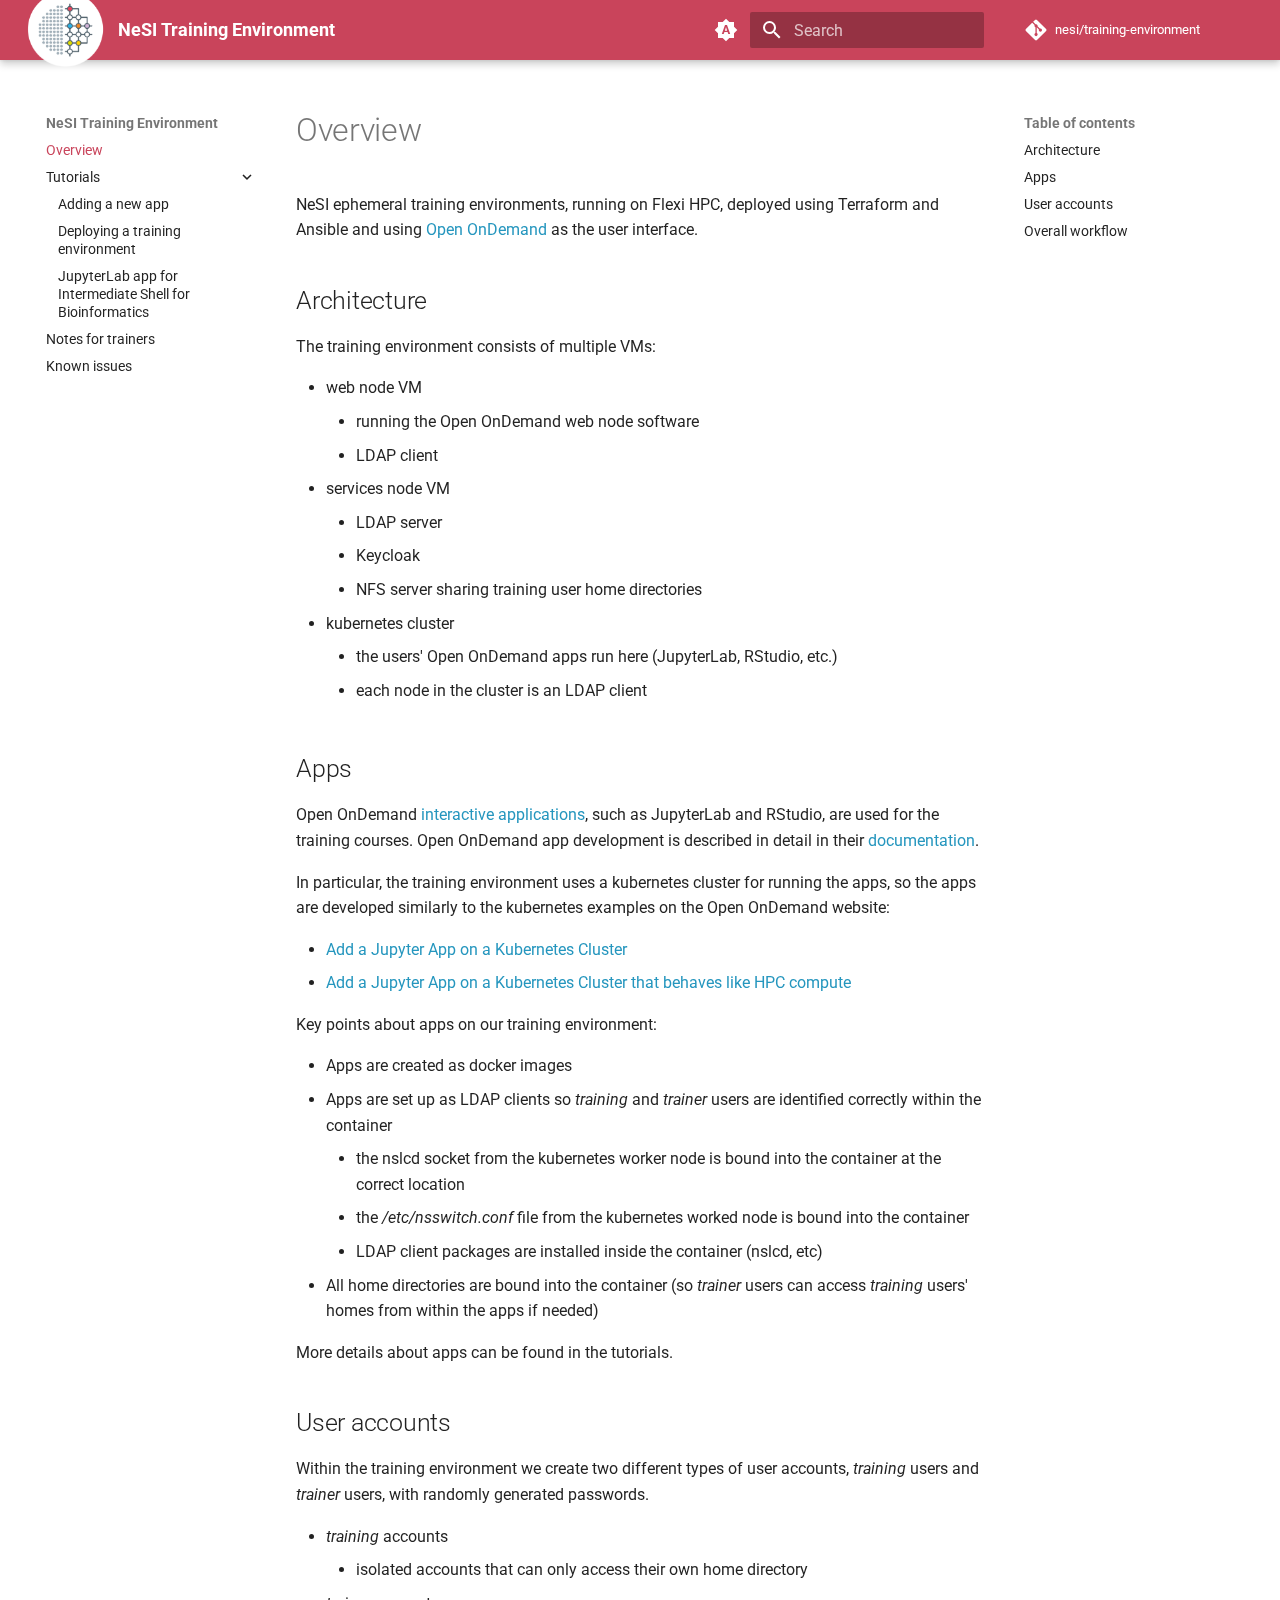
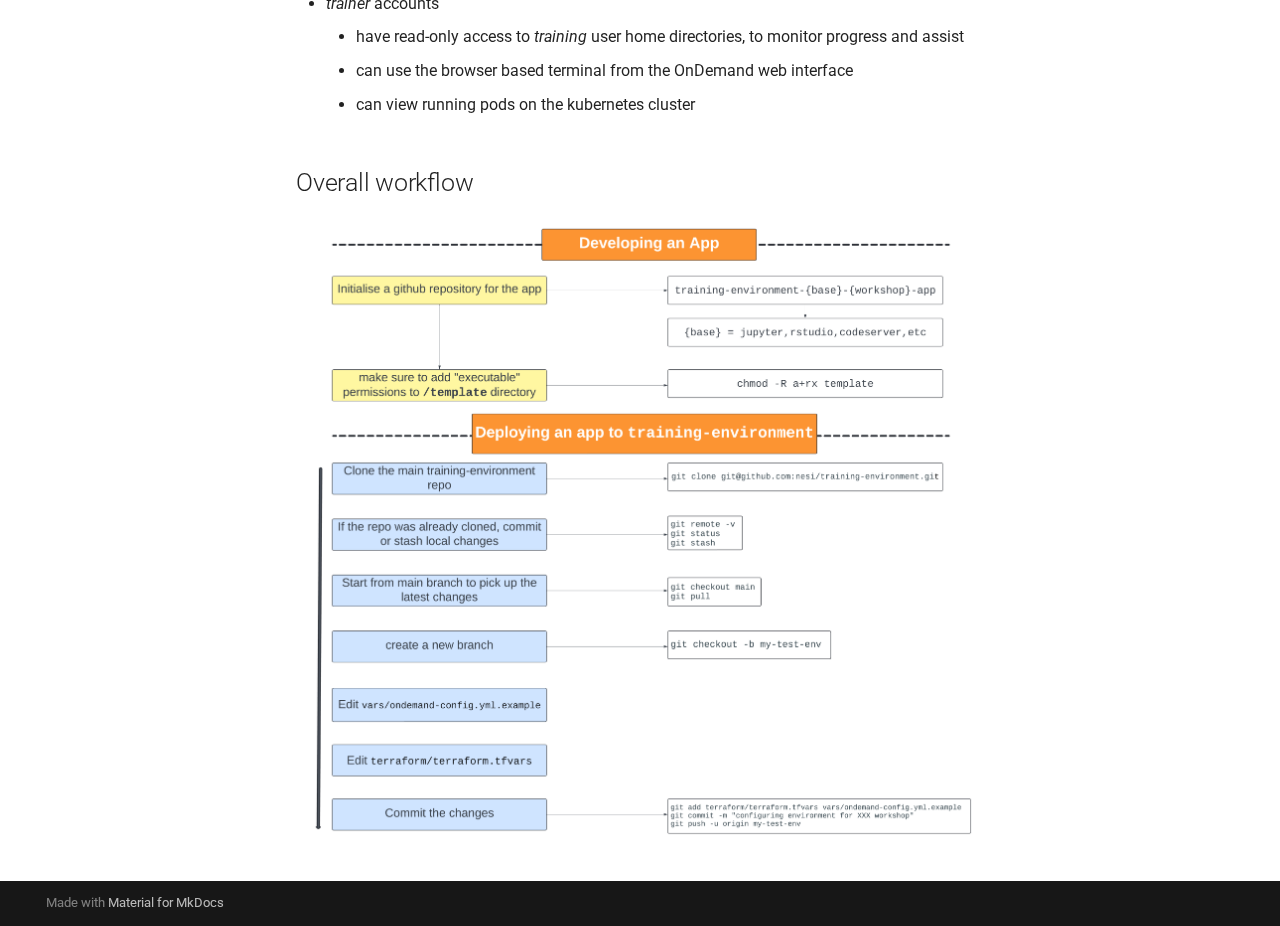
<file: index.html>
<!doctype html>
<html lang="en" class="no-js">
  <head>
    
      <meta charset="utf-8">
      <meta name="viewport" content="width=device-width,initial-scale=1">
      
      
        <meta name="author" content="NeSI">
      
      
        <link rel="canonical" href="https://nesi.github.io/training-environment/">
      
      
      
        <link rel="next" href="tutorials/adding-new-app/">
      
      
      <link rel="icon" href="images/nesi_logo.png">
      <meta name="generator" content="mkdocs-1.6.1, mkdocs-material-9.6.11">
    
    
      
        <title>NeSI Training Environment</title>
      
    
    
      <link rel="stylesheet" href="assets/stylesheets/main.4af4bdda.min.css">
      
        
        <link rel="stylesheet" href="assets/stylesheets/palette.06af60db.min.css">
      
      


    
    
      
    
    
      
        
        
        <link rel="preconnect" href="https://fonts.gstatic.com" crossorigin>
        <link rel="stylesheet" href="https://fonts.googleapis.com/css?family=Roboto:300,300i,400,400i,700,700i%7CRoboto+Mono:400,400i,700,700i&display=fallback">
        <style>:root{--md-text-font:"Roboto";--md-code-font:"Roboto Mono"}</style>
      
    
    
      <link rel="stylesheet" href="stylesheets/extra.css">
    
    <script>__md_scope=new URL(".",location),__md_hash=e=>[...e].reduce(((e,_)=>(e<<5)-e+_.charCodeAt(0)),0),__md_get=(e,_=localStorage,t=__md_scope)=>JSON.parse(_.getItem(t.pathname+"."+e)),__md_set=(e,_,t=localStorage,a=__md_scope)=>{try{t.setItem(a.pathname+"."+e,JSON.stringify(_))}catch(e){}}</script>
    
      

    
    
    
  </head>
  
  
    
    
      
    
    
    
    
    <body dir="ltr" data-md-color-scheme="default" data-md-color-primary="custom" data-md-color-accent="indigo">
  
    
    <input class="md-toggle" data-md-toggle="drawer" type="checkbox" id="__drawer" autocomplete="off">
    <input class="md-toggle" data-md-toggle="search" type="checkbox" id="__search" autocomplete="off">
    <label class="md-overlay" for="__drawer"></label>
    <div data-md-component="skip">
      
        
        <a href="#overview" class="md-skip">
          Skip to content
        </a>
      
    </div>
    <div data-md-component="announce">
      
    </div>
    
    
      

  

<header class="md-header md-header--shadow" data-md-component="header">
  <nav class="md-header__inner md-grid" aria-label="Header">
    <a href="." title="NeSI Training Environment" class="md-header__button md-logo" aria-label="NeSI Training Environment" data-md-component="logo">
      
  <img src="images/nesi_logo.png" alt="logo">

    </a>
    <label class="md-header__button md-icon" for="__drawer">
      
      <svg xmlns="http://www.w3.org/2000/svg" viewBox="0 0 24 24"><path d="M3 6h18v2H3zm0 5h18v2H3zm0 5h18v2H3z"/></svg>
    </label>
    <div class="md-header__title" data-md-component="header-title">
      <div class="md-header__ellipsis">
        <div class="md-header__topic">
          <span class="md-ellipsis">
            NeSI Training Environment
          </span>
        </div>
        <div class="md-header__topic" data-md-component="header-topic">
          <span class="md-ellipsis">
            
              Overview
            
          </span>
        </div>
      </div>
    </div>
    
      
        <form class="md-header__option" data-md-component="palette">
  
    
    
    
    <input class="md-option" data-md-color-media="(prefers-color-scheme)" data-md-color-scheme="default" data-md-color-primary="custom" data-md-color-accent="indigo"  aria-label="Switch to light mode"  type="radio" name="__palette" id="__palette_0">
    
      <label class="md-header__button md-icon" title="Switch to light mode" for="__palette_1" hidden>
        <svg xmlns="http://www.w3.org/2000/svg" viewBox="0 0 24 24"><path d="m14.3 16-.7-2h-3.2l-.7 2H7.8L11 7h2l3.2 9zM20 8.69V4h-4.69L12 .69 8.69 4H4v4.69L.69 12 4 15.31V20h4.69L12 23.31 15.31 20H20v-4.69L23.31 12zm-9.15 3.96h2.3L12 9z"/></svg>
      </label>
    
  
    
    
    
    <input class="md-option" data-md-color-media="(prefers-color-scheme: light)" data-md-color-scheme="default" data-md-color-primary="custom" data-md-color-accent="indigo"  aria-label="Switch to dark mode"  type="radio" name="__palette" id="__palette_1">
    
      <label class="md-header__button md-icon" title="Switch to dark mode" for="__palette_2" hidden>
        <svg xmlns="http://www.w3.org/2000/svg" viewBox="0 0 24 24"><path d="M12 8a4 4 0 0 0-4 4 4 4 0 0 0 4 4 4 4 0 0 0 4-4 4 4 0 0 0-4-4m0 10a6 6 0 0 1-6-6 6 6 0 0 1 6-6 6 6 0 0 1 6 6 6 6 0 0 1-6 6m8-9.31V4h-4.69L12 .69 8.69 4H4v4.69L.69 12 4 15.31V20h4.69L12 23.31 15.31 20H20v-4.69L23.31 12z"/></svg>
      </label>
    
  
    
    
    
    <input class="md-option" data-md-color-media="(prefers-color-scheme: dark)" data-md-color-scheme="slate" data-md-color-primary="custom" data-md-color-accent="indigo"  aria-label="Switch to system preference"  type="radio" name="__palette" id="__palette_2">
    
      <label class="md-header__button md-icon" title="Switch to system preference" for="__palette_0" hidden>
        <svg xmlns="http://www.w3.org/2000/svg" viewBox="0 0 24 24"><path d="M12 18c-.89 0-1.74-.2-2.5-.55C11.56 16.5 13 14.42 13 12s-1.44-4.5-3.5-5.45C10.26 6.2 11.11 6 12 6a6 6 0 0 1 6 6 6 6 0 0 1-6 6m8-9.31V4h-4.69L12 .69 8.69 4H4v4.69L.69 12 4 15.31V20h4.69L12 23.31 15.31 20H20v-4.69L23.31 12z"/></svg>
      </label>
    
  
</form>
      
    
    
      <script>var palette=__md_get("__palette");if(palette&&palette.color){if("(prefers-color-scheme)"===palette.color.media){var media=matchMedia("(prefers-color-scheme: light)"),input=document.querySelector(media.matches?"[data-md-color-media='(prefers-color-scheme: light)']":"[data-md-color-media='(prefers-color-scheme: dark)']");palette.color.media=input.getAttribute("data-md-color-media"),palette.color.scheme=input.getAttribute("data-md-color-scheme"),palette.color.primary=input.getAttribute("data-md-color-primary"),palette.color.accent=input.getAttribute("data-md-color-accent")}for(var[key,value]of Object.entries(palette.color))document.body.setAttribute("data-md-color-"+key,value)}</script>
    
    
    
      
      
        <label class="md-header__button md-icon" for="__search">
          
          <svg xmlns="http://www.w3.org/2000/svg" viewBox="0 0 24 24"><path d="M9.5 3A6.5 6.5 0 0 1 16 9.5c0 1.61-.59 3.09-1.56 4.23l.27.27h.79l5 5-1.5 1.5-5-5v-.79l-.27-.27A6.52 6.52 0 0 1 9.5 16 6.5 6.5 0 0 1 3 9.5 6.5 6.5 0 0 1 9.5 3m0 2C7 5 5 7 5 9.5S7 14 9.5 14 14 12 14 9.5 12 5 9.5 5"/></svg>
        </label>
        <div class="md-search" data-md-component="search" role="dialog">
  <label class="md-search__overlay" for="__search"></label>
  <div class="md-search__inner" role="search">
    <form class="md-search__form" name="search">
      <input type="text" class="md-search__input" name="query" aria-label="Search" placeholder="Search" autocapitalize="off" autocorrect="off" autocomplete="off" spellcheck="false" data-md-component="search-query" required>
      <label class="md-search__icon md-icon" for="__search">
        
        <svg xmlns="http://www.w3.org/2000/svg" viewBox="0 0 24 24"><path d="M9.5 3A6.5 6.5 0 0 1 16 9.5c0 1.61-.59 3.09-1.56 4.23l.27.27h.79l5 5-1.5 1.5-5-5v-.79l-.27-.27A6.52 6.52 0 0 1 9.5 16 6.5 6.5 0 0 1 3 9.5 6.5 6.5 0 0 1 9.5 3m0 2C7 5 5 7 5 9.5S7 14 9.5 14 14 12 14 9.5 12 5 9.5 5"/></svg>
        
        <svg xmlns="http://www.w3.org/2000/svg" viewBox="0 0 24 24"><path d="M20 11v2H8l5.5 5.5-1.42 1.42L4.16 12l7.92-7.92L13.5 5.5 8 11z"/></svg>
      </label>
      <nav class="md-search__options" aria-label="Search">
        
        <button type="reset" class="md-search__icon md-icon" title="Clear" aria-label="Clear" tabindex="-1">
          
          <svg xmlns="http://www.w3.org/2000/svg" viewBox="0 0 24 24"><path d="M19 6.41 17.59 5 12 10.59 6.41 5 5 6.41 10.59 12 5 17.59 6.41 19 12 13.41 17.59 19 19 17.59 13.41 12z"/></svg>
        </button>
      </nav>
      
    </form>
    <div class="md-search__output">
      <div class="md-search__scrollwrap" tabindex="0" data-md-scrollfix>
        <div class="md-search-result" data-md-component="search-result">
          <div class="md-search-result__meta">
            Initializing search
          </div>
          <ol class="md-search-result__list" role="presentation"></ol>
        </div>
      </div>
    </div>
  </div>
</div>
      
    
    
      <div class="md-header__source">
        <a href="https://github.com/nesi/training-environment" title="Go to repository" class="md-source" data-md-component="source">
  <div class="md-source__icon md-icon">
    
    <svg xmlns="http://www.w3.org/2000/svg" viewBox="0 0 448 512"><!--! Font Awesome Free 6.7.2 by @fontawesome - https://fontawesome.com License - https://fontawesome.com/license/free (Icons: CC BY 4.0, Fonts: SIL OFL 1.1, Code: MIT License) Copyright 2024 Fonticons, Inc.--><path d="M439.55 236.05 244 40.45a28.87 28.87 0 0 0-40.81 0l-40.66 40.63 51.52 51.52c27.06-9.14 52.68 16.77 43.39 43.68l49.66 49.66c34.23-11.8 61.18 31 35.47 56.69-26.49 26.49-70.21-2.87-56-37.34L240.22 199v121.85c25.3 12.54 22.26 41.85 9.08 55a34.34 34.34 0 0 1-48.55 0c-17.57-17.6-11.07-46.91 11.25-56v-123c-20.8-8.51-24.6-30.74-18.64-45L142.57 101 8.45 235.14a28.86 28.86 0 0 0 0 40.81l195.61 195.6a28.86 28.86 0 0 0 40.8 0l194.69-194.69a28.86 28.86 0 0 0 0-40.81"/></svg>
  </div>
  <div class="md-source__repository">
    nesi/training-environment
  </div>
</a>
      </div>
    
  </nav>
  
</header>
    
    <div class="md-container" data-md-component="container">
      
      
        
          
        
      
      <main class="md-main" data-md-component="main">
        <div class="md-main__inner md-grid">
          
            
              
              <div class="md-sidebar md-sidebar--primary" data-md-component="sidebar" data-md-type="navigation" >
                <div class="md-sidebar__scrollwrap">
                  <div class="md-sidebar__inner">
                    



<nav class="md-nav md-nav--primary" aria-label="Navigation" data-md-level="0">
  <label class="md-nav__title" for="__drawer">
    <a href="." title="NeSI Training Environment" class="md-nav__button md-logo" aria-label="NeSI Training Environment" data-md-component="logo">
      
  <img src="images/nesi_logo.png" alt="logo">

    </a>
    NeSI Training Environment
  </label>
  
    <div class="md-nav__source">
      <a href="https://github.com/nesi/training-environment" title="Go to repository" class="md-source" data-md-component="source">
  <div class="md-source__icon md-icon">
    
    <svg xmlns="http://www.w3.org/2000/svg" viewBox="0 0 448 512"><!--! Font Awesome Free 6.7.2 by @fontawesome - https://fontawesome.com License - https://fontawesome.com/license/free (Icons: CC BY 4.0, Fonts: SIL OFL 1.1, Code: MIT License) Copyright 2024 Fonticons, Inc.--><path d="M439.55 236.05 244 40.45a28.87 28.87 0 0 0-40.81 0l-40.66 40.63 51.52 51.52c27.06-9.14 52.68 16.77 43.39 43.68l49.66 49.66c34.23-11.8 61.18 31 35.47 56.69-26.49 26.49-70.21-2.87-56-37.34L240.22 199v121.85c25.3 12.54 22.26 41.85 9.08 55a34.34 34.34 0 0 1-48.55 0c-17.57-17.6-11.07-46.91 11.25-56v-123c-20.8-8.51-24.6-30.74-18.64-45L142.57 101 8.45 235.14a28.86 28.86 0 0 0 0 40.81l195.61 195.6a28.86 28.86 0 0 0 40.8 0l194.69-194.69a28.86 28.86 0 0 0 0-40.81"/></svg>
  </div>
  <div class="md-source__repository">
    nesi/training-environment
  </div>
</a>
    </div>
  
  <ul class="md-nav__list" data-md-scrollfix>
    
      
      
  
  
    
  
  
  
    <li class="md-nav__item md-nav__item--active">
      
      <input class="md-nav__toggle md-toggle" type="checkbox" id="__toc">
      
      
        
      
      
        <label class="md-nav__link md-nav__link--active" for="__toc">
          
  
  
  <span class="md-ellipsis">
    Overview
    
  </span>
  

          <span class="md-nav__icon md-icon"></span>
        </label>
      
      <a href="." class="md-nav__link md-nav__link--active">
        
  
  
  <span class="md-ellipsis">
    Overview
    
  </span>
  

      </a>
      
        

<nav class="md-nav md-nav--secondary" aria-label="Table of contents">
  
  
  
    
  
  
    <label class="md-nav__title" for="__toc">
      <span class="md-nav__icon md-icon"></span>
      Table of contents
    </label>
    <ul class="md-nav__list" data-md-component="toc" data-md-scrollfix>
      
        <li class="md-nav__item">
  <a href="#architecture" class="md-nav__link">
    <span class="md-ellipsis">
      Architecture
    </span>
  </a>
  
</li>
      
        <li class="md-nav__item">
  <a href="#apps" class="md-nav__link">
    <span class="md-ellipsis">
      Apps
    </span>
  </a>
  
</li>
      
        <li class="md-nav__item">
  <a href="#user-accounts" class="md-nav__link">
    <span class="md-ellipsis">
      User accounts
    </span>
  </a>
  
</li>
      
        <li class="md-nav__item">
  <a href="#overall-workflow" class="md-nav__link">
    <span class="md-ellipsis">
      Overall workflow
    </span>
  </a>
  
</li>
      
    </ul>
  
</nav>
      
    </li>
  

    
      
      
  
  
  
  
    
    
    
    
    
    <li class="md-nav__item md-nav__item--nested">
      
        
        
          
        
        <input class="md-nav__toggle md-toggle md-toggle--indeterminate" type="checkbox" id="__nav_2" >
        
          
          <label class="md-nav__link" for="__nav_2" id="__nav_2_label" tabindex="0">
            
  
  
  <span class="md-ellipsis">
    Tutorials
    
  </span>
  

            <span class="md-nav__icon md-icon"></span>
          </label>
        
        <nav class="md-nav" data-md-level="1" aria-labelledby="__nav_2_label" aria-expanded="false">
          <label class="md-nav__title" for="__nav_2">
            <span class="md-nav__icon md-icon"></span>
            Tutorials
          </label>
          <ul class="md-nav__list" data-md-scrollfix>
            
              
                
  
  
  
  
    <li class="md-nav__item">
      <a href="tutorials/adding-new-app/" class="md-nav__link">
        
  
  
  <span class="md-ellipsis">
    Adding a new app
    
  </span>
  

      </a>
    </li>
  

              
            
              
                
  
  
  
  
    <li class="md-nav__item">
      <a href="tutorials/deployment-on-nesi/" class="md-nav__link">
        
  
  
  <span class="md-ellipsis">
    Deploying a training environment
    
  </span>
  

      </a>
    </li>
  

              
            
              
                
  
  
  
  
    <li class="md-nav__item">
      <a href="tutorials/jupyterlab-app-for-intermediate-shell-for-bioinformatics/" class="md-nav__link">
        
  
  
  <span class="md-ellipsis">
    JupyterLab app for Intermediate Shell for Bioinformatics
    
  </span>
  

      </a>
    </li>
  

              
            
          </ul>
        </nav>
      
    </li>
  

    
      
      
  
  
  
  
    <li class="md-nav__item">
      <a href="notes-for-trainers/" class="md-nav__link">
        
  
  
  <span class="md-ellipsis">
    Notes for trainers
    
  </span>
  

      </a>
    </li>
  

    
      
      
  
  
  
  
    <li class="md-nav__item">
      <a href="known-issues/" class="md-nav__link">
        
  
  
  <span class="md-ellipsis">
    Known issues
    
  </span>
  

      </a>
    </li>
  

    
  </ul>
</nav>
                  </div>
                </div>
              </div>
            
            
              
              <div class="md-sidebar md-sidebar--secondary" data-md-component="sidebar" data-md-type="toc" >
                <div class="md-sidebar__scrollwrap">
                  <div class="md-sidebar__inner">
                    

<nav class="md-nav md-nav--secondary" aria-label="Table of contents">
  
  
  
    
  
  
    <label class="md-nav__title" for="__toc">
      <span class="md-nav__icon md-icon"></span>
      Table of contents
    </label>
    <ul class="md-nav__list" data-md-component="toc" data-md-scrollfix>
      
        <li class="md-nav__item">
  <a href="#architecture" class="md-nav__link">
    <span class="md-ellipsis">
      Architecture
    </span>
  </a>
  
</li>
      
        <li class="md-nav__item">
  <a href="#apps" class="md-nav__link">
    <span class="md-ellipsis">
      Apps
    </span>
  </a>
  
</li>
      
        <li class="md-nav__item">
  <a href="#user-accounts" class="md-nav__link">
    <span class="md-ellipsis">
      User accounts
    </span>
  </a>
  
</li>
      
        <li class="md-nav__item">
  <a href="#overall-workflow" class="md-nav__link">
    <span class="md-ellipsis">
      Overall workflow
    </span>
  </a>
  
</li>
      
    </ul>
  
</nav>
                  </div>
                </div>
              </div>
            
          
          
            <div class="md-content" data-md-component="content">
              <article class="md-content__inner md-typeset">
                
                  


  
  


<h1 id="overview">Overview</h1>
<p>NeSI ephemeral training environments, running on Flexi HPC, deployed using Terraform and Ansible and using <a href="https://osc.github.io/ood-documentation/latest/index.html">Open OnDemand</a> as the user interface.</p>
<h2 id="architecture">Architecture</h2>
<p>The training environment consists of multiple VMs:</p>
<ul>
<li>web node VM<ul>
<li>running the Open OnDemand web node software</li>
<li>LDAP client</li>
</ul>
</li>
<li>services node VM<ul>
<li>LDAP server</li>
<li>Keycloak</li>
<li>NFS server sharing training user home directories</li>
</ul>
</li>
<li>kubernetes cluster<ul>
<li>the users' Open OnDemand apps run here (JupyterLab, RStudio, etc.)</li>
<li>each node in the cluster is an LDAP client</li>
</ul>
</li>
</ul>
<h2 id="apps">Apps</h2>
<p>Open OnDemand <a href="https://osc.github.io/ood-documentation/latest/index.html">interactive applications</a>, such as JupyterLab and RStudio, are used for the training courses.
Open OnDemand app development is described in detail in their <a href="https://osc.github.io/ood-documentation/latest/how-tos/app-development.html">documentation</a>.</p>
<p>In particular, the training environment uses a kubernetes cluster for running the apps, so the apps are developed similarly to the kubernetes examples on the Open OnDemand website:</p>
<ul>
<li><a href="https://osc.github.io/ood-documentation/latest/tutorials/tutorials-interactive-apps/k8s-jupyter.html">Add a Jupyter App on a Kubernetes Cluster</a></li>
<li><a href="https://osc.github.io/ood-documentation/latest/tutorials/tutorials-interactive-apps/k8s-like-hpc-jupyter.html">Add a Jupyter App on a Kubernetes Cluster that behaves like HPC compute</a></li>
</ul>
<p>Key points about apps on our training environment:</p>
<ul>
<li>Apps are created as docker images</li>
<li>Apps are set up as LDAP clients so <em>training</em> and <em>trainer</em> users are identified correctly within the container<ul>
<li>the nslcd socket from the kubernetes worker node is bound into the container at the correct location</li>
<li>the <em>/etc/nsswitch.conf</em> file from the kubernetes worked node is bound into the container</li>
<li>LDAP client packages are installed inside the container (nslcd, etc)</li>
</ul>
</li>
<li>All home directories are bound into the container (so <em>trainer</em> users can access <em>training</em> users' homes from within the apps if needed)</li>
</ul>
<p>More details about apps can be found in the tutorials.</p>
<h2 id="user-accounts">User accounts</h2>
<p>Within the training environment we create two different types of user accounts, <em>training</em> users and <em>trainer</em> users, with randomly generated passwords.</p>
<ul>
<li><em>training</em> accounts<ul>
<li>isolated accounts that can only access their own home directory</li>
</ul>
</li>
<li><em>trainer</em> accounts<ul>
<li>have read-only access to <em>training</em> user home directories, to monitor progress and assist</li>
<li>can use the browser based terminal from the OnDemand web interface</li>
<li>can view running pods on the kubernetes cluster</li>
</ul>
</li>
</ul>
<h2 id="overall-workflow">Overall workflow</h2>
<p><img alt="image" src="images/building-deploying-app-workflow.png" /></p>












                
              </article>
            </div>
          
          
<script>var target=document.getElementById(location.hash.slice(1));target&&target.name&&(target.checked=target.name.startsWith("__tabbed_"))</script>
        </div>
        
      </main>
      
        <footer class="md-footer">
  
  <div class="md-footer-meta md-typeset">
    <div class="md-footer-meta__inner md-grid">
      <div class="md-copyright">
  
  
    Made with
    <a href="https://squidfunk.github.io/mkdocs-material/" target="_blank" rel="noopener">
      Material for MkDocs
    </a>
  
</div>
      
    </div>
  </div>
</footer>
      
    </div>
    <div class="md-dialog" data-md-component="dialog">
      <div class="md-dialog__inner md-typeset"></div>
    </div>
    
    
    
      
      <script id="__config" type="application/json">{"base": ".", "features": ["navigation.expand"], "search": "assets/javascripts/workers/search.f8cc74c7.min.js", "tags": null, "translations": {"clipboard.copied": "Copied to clipboard", "clipboard.copy": "Copy to clipboard", "search.result.more.one": "1 more on this page", "search.result.more.other": "# more on this page", "search.result.none": "No matching documents", "search.result.one": "1 matching document", "search.result.other": "# matching documents", "search.result.placeholder": "Type to start searching", "search.result.term.missing": "Missing", "select.version": "Select version"}, "version": null}</script>
    
    
      <script src="assets/javascripts/bundle.c8b220af.min.js"></script>
      
    
  </body>
</html>
</file>
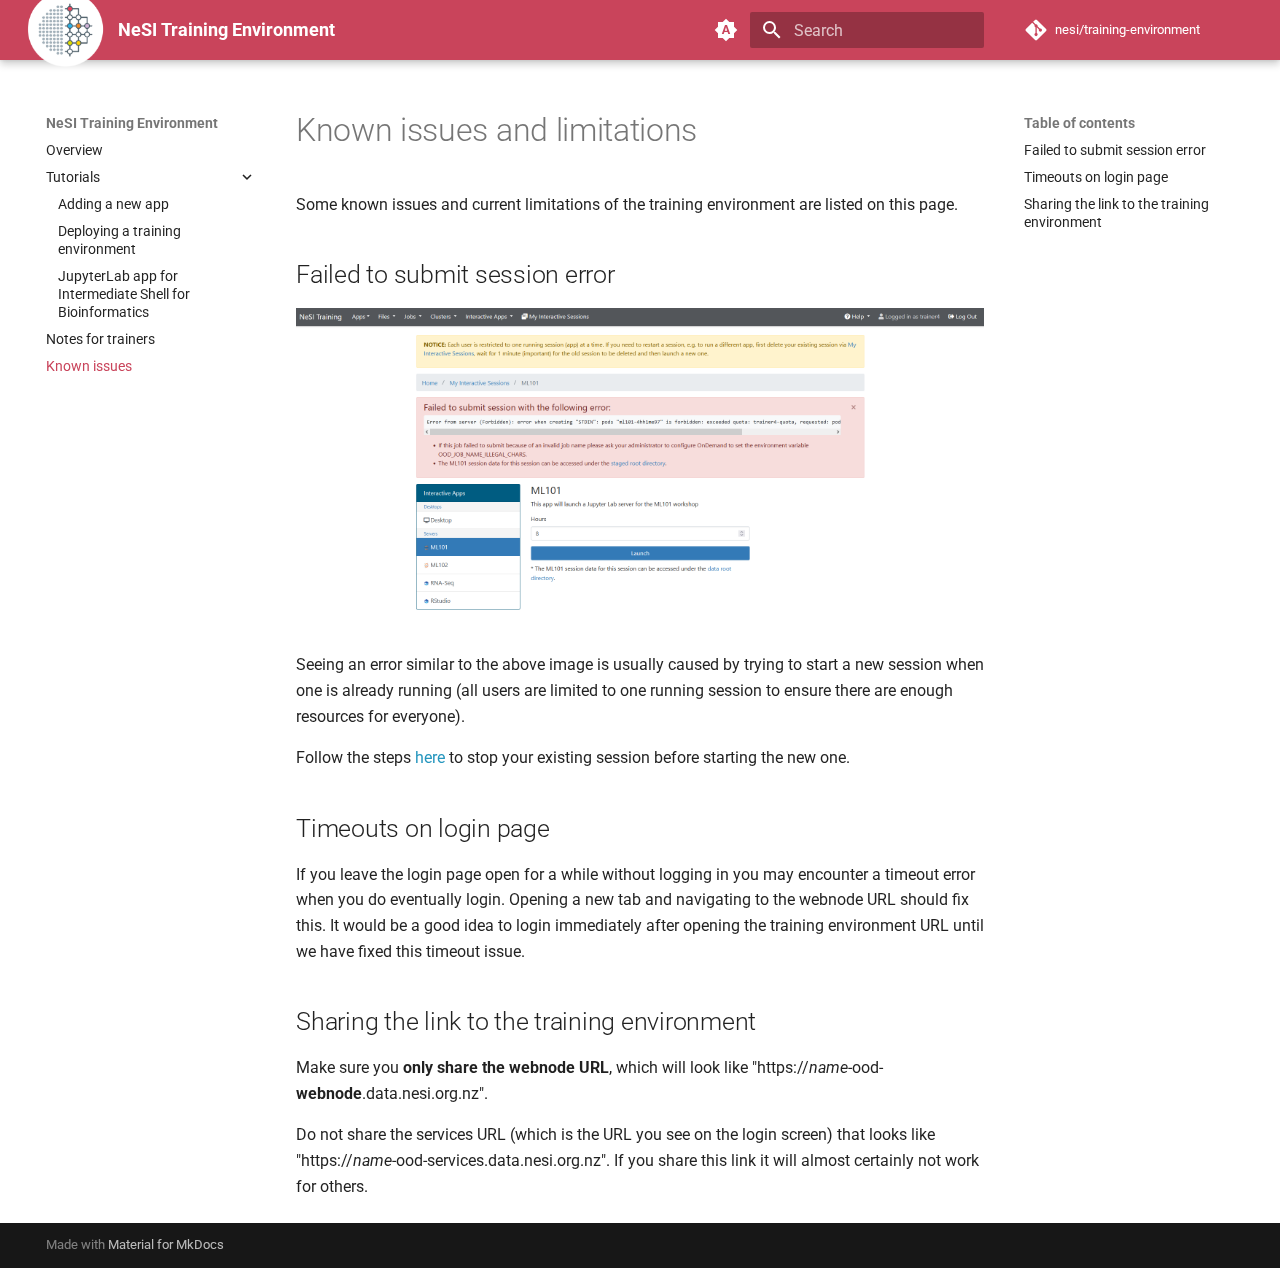
<file: known-issues/index.html>
<!doctype html>
<html lang="en" class="no-js">
  <head>
    
      <meta charset="utf-8">
      <meta name="viewport" content="width=device-width,initial-scale=1">
      
      
        <meta name="author" content="NeSI">
      
      
        <link rel="canonical" href="https://nesi.github.io/training-environment/known-issues/">
      
      
        <link rel="prev" href="../notes-for-trainers/">
      
      
      
      <link rel="icon" href="../images/nesi_logo.png">
      <meta name="generator" content="mkdocs-1.6.1, mkdocs-material-9.6.11">
    
    
      
        <title>Known issues - NeSI Training Environment</title>
      
    
    
      <link rel="stylesheet" href="../assets/stylesheets/main.4af4bdda.min.css">
      
        
        <link rel="stylesheet" href="../assets/stylesheets/palette.06af60db.min.css">
      
      


    
    
      
    
    
      
        
        
        <link rel="preconnect" href="https://fonts.gstatic.com" crossorigin>
        <link rel="stylesheet" href="https://fonts.googleapis.com/css?family=Roboto:300,300i,400,400i,700,700i%7CRoboto+Mono:400,400i,700,700i&display=fallback">
        <style>:root{--md-text-font:"Roboto";--md-code-font:"Roboto Mono"}</style>
      
    
    
      <link rel="stylesheet" href="../stylesheets/extra.css">
    
    <script>__md_scope=new URL("..",location),__md_hash=e=>[...e].reduce(((e,_)=>(e<<5)-e+_.charCodeAt(0)),0),__md_get=(e,_=localStorage,t=__md_scope)=>JSON.parse(_.getItem(t.pathname+"."+e)),__md_set=(e,_,t=localStorage,a=__md_scope)=>{try{t.setItem(a.pathname+"."+e,JSON.stringify(_))}catch(e){}}</script>
    
      

    
    
    
  </head>
  
  
    
    
      
    
    
    
    
    <body dir="ltr" data-md-color-scheme="default" data-md-color-primary="custom" data-md-color-accent="indigo">
  
    
    <input class="md-toggle" data-md-toggle="drawer" type="checkbox" id="__drawer" autocomplete="off">
    <input class="md-toggle" data-md-toggle="search" type="checkbox" id="__search" autocomplete="off">
    <label class="md-overlay" for="__drawer"></label>
    <div data-md-component="skip">
      
        
        <a href="#known-issues-and-limitations" class="md-skip">
          Skip to content
        </a>
      
    </div>
    <div data-md-component="announce">
      
    </div>
    
    
      

  

<header class="md-header md-header--shadow" data-md-component="header">
  <nav class="md-header__inner md-grid" aria-label="Header">
    <a href=".." title="NeSI Training Environment" class="md-header__button md-logo" aria-label="NeSI Training Environment" data-md-component="logo">
      
  <img src="../images/nesi_logo.png" alt="logo">

    </a>
    <label class="md-header__button md-icon" for="__drawer">
      
      <svg xmlns="http://www.w3.org/2000/svg" viewBox="0 0 24 24"><path d="M3 6h18v2H3zm0 5h18v2H3zm0 5h18v2H3z"/></svg>
    </label>
    <div class="md-header__title" data-md-component="header-title">
      <div class="md-header__ellipsis">
        <div class="md-header__topic">
          <span class="md-ellipsis">
            NeSI Training Environment
          </span>
        </div>
        <div class="md-header__topic" data-md-component="header-topic">
          <span class="md-ellipsis">
            
              Known issues
            
          </span>
        </div>
      </div>
    </div>
    
      
        <form class="md-header__option" data-md-component="palette">
  
    
    
    
    <input class="md-option" data-md-color-media="(prefers-color-scheme)" data-md-color-scheme="default" data-md-color-primary="custom" data-md-color-accent="indigo"  aria-label="Switch to light mode"  type="radio" name="__palette" id="__palette_0">
    
      <label class="md-header__button md-icon" title="Switch to light mode" for="__palette_1" hidden>
        <svg xmlns="http://www.w3.org/2000/svg" viewBox="0 0 24 24"><path d="m14.3 16-.7-2h-3.2l-.7 2H7.8L11 7h2l3.2 9zM20 8.69V4h-4.69L12 .69 8.69 4H4v4.69L.69 12 4 15.31V20h4.69L12 23.31 15.31 20H20v-4.69L23.31 12zm-9.15 3.96h2.3L12 9z"/></svg>
      </label>
    
  
    
    
    
    <input class="md-option" data-md-color-media="(prefers-color-scheme: light)" data-md-color-scheme="default" data-md-color-primary="custom" data-md-color-accent="indigo"  aria-label="Switch to dark mode"  type="radio" name="__palette" id="__palette_1">
    
      <label class="md-header__button md-icon" title="Switch to dark mode" for="__palette_2" hidden>
        <svg xmlns="http://www.w3.org/2000/svg" viewBox="0 0 24 24"><path d="M12 8a4 4 0 0 0-4 4 4 4 0 0 0 4 4 4 4 0 0 0 4-4 4 4 0 0 0-4-4m0 10a6 6 0 0 1-6-6 6 6 0 0 1 6-6 6 6 0 0 1 6 6 6 6 0 0 1-6 6m8-9.31V4h-4.69L12 .69 8.69 4H4v4.69L.69 12 4 15.31V20h4.69L12 23.31 15.31 20H20v-4.69L23.31 12z"/></svg>
      </label>
    
  
    
    
    
    <input class="md-option" data-md-color-media="(prefers-color-scheme: dark)" data-md-color-scheme="slate" data-md-color-primary="custom" data-md-color-accent="indigo"  aria-label="Switch to system preference"  type="radio" name="__palette" id="__palette_2">
    
      <label class="md-header__button md-icon" title="Switch to system preference" for="__palette_0" hidden>
        <svg xmlns="http://www.w3.org/2000/svg" viewBox="0 0 24 24"><path d="M12 18c-.89 0-1.74-.2-2.5-.55C11.56 16.5 13 14.42 13 12s-1.44-4.5-3.5-5.45C10.26 6.2 11.11 6 12 6a6 6 0 0 1 6 6 6 6 0 0 1-6 6m8-9.31V4h-4.69L12 .69 8.69 4H4v4.69L.69 12 4 15.31V20h4.69L12 23.31 15.31 20H20v-4.69L23.31 12z"/></svg>
      </label>
    
  
</form>
      
    
    
      <script>var palette=__md_get("__palette");if(palette&&palette.color){if("(prefers-color-scheme)"===palette.color.media){var media=matchMedia("(prefers-color-scheme: light)"),input=document.querySelector(media.matches?"[data-md-color-media='(prefers-color-scheme: light)']":"[data-md-color-media='(prefers-color-scheme: dark)']");palette.color.media=input.getAttribute("data-md-color-media"),palette.color.scheme=input.getAttribute("data-md-color-scheme"),palette.color.primary=input.getAttribute("data-md-color-primary"),palette.color.accent=input.getAttribute("data-md-color-accent")}for(var[key,value]of Object.entries(palette.color))document.body.setAttribute("data-md-color-"+key,value)}</script>
    
    
    
      
      
        <label class="md-header__button md-icon" for="__search">
          
          <svg xmlns="http://www.w3.org/2000/svg" viewBox="0 0 24 24"><path d="M9.5 3A6.5 6.5 0 0 1 16 9.5c0 1.61-.59 3.09-1.56 4.23l.27.27h.79l5 5-1.5 1.5-5-5v-.79l-.27-.27A6.52 6.52 0 0 1 9.5 16 6.5 6.5 0 0 1 3 9.5 6.5 6.5 0 0 1 9.5 3m0 2C7 5 5 7 5 9.5S7 14 9.5 14 14 12 14 9.5 12 5 9.5 5"/></svg>
        </label>
        <div class="md-search" data-md-component="search" role="dialog">
  <label class="md-search__overlay" for="__search"></label>
  <div class="md-search__inner" role="search">
    <form class="md-search__form" name="search">
      <input type="text" class="md-search__input" name="query" aria-label="Search" placeholder="Search" autocapitalize="off" autocorrect="off" autocomplete="off" spellcheck="false" data-md-component="search-query" required>
      <label class="md-search__icon md-icon" for="__search">
        
        <svg xmlns="http://www.w3.org/2000/svg" viewBox="0 0 24 24"><path d="M9.5 3A6.5 6.5 0 0 1 16 9.5c0 1.61-.59 3.09-1.56 4.23l.27.27h.79l5 5-1.5 1.5-5-5v-.79l-.27-.27A6.52 6.52 0 0 1 9.5 16 6.5 6.5 0 0 1 3 9.5 6.5 6.5 0 0 1 9.5 3m0 2C7 5 5 7 5 9.5S7 14 9.5 14 14 12 14 9.5 12 5 9.5 5"/></svg>
        
        <svg xmlns="http://www.w3.org/2000/svg" viewBox="0 0 24 24"><path d="M20 11v2H8l5.5 5.5-1.42 1.42L4.16 12l7.92-7.92L13.5 5.5 8 11z"/></svg>
      </label>
      <nav class="md-search__options" aria-label="Search">
        
        <button type="reset" class="md-search__icon md-icon" title="Clear" aria-label="Clear" tabindex="-1">
          
          <svg xmlns="http://www.w3.org/2000/svg" viewBox="0 0 24 24"><path d="M19 6.41 17.59 5 12 10.59 6.41 5 5 6.41 10.59 12 5 17.59 6.41 19 12 13.41 17.59 19 19 17.59 13.41 12z"/></svg>
        </button>
      </nav>
      
    </form>
    <div class="md-search__output">
      <div class="md-search__scrollwrap" tabindex="0" data-md-scrollfix>
        <div class="md-search-result" data-md-component="search-result">
          <div class="md-search-result__meta">
            Initializing search
          </div>
          <ol class="md-search-result__list" role="presentation"></ol>
        </div>
      </div>
    </div>
  </div>
</div>
      
    
    
      <div class="md-header__source">
        <a href="https://github.com/nesi/training-environment" title="Go to repository" class="md-source" data-md-component="source">
  <div class="md-source__icon md-icon">
    
    <svg xmlns="http://www.w3.org/2000/svg" viewBox="0 0 448 512"><!--! Font Awesome Free 6.7.2 by @fontawesome - https://fontawesome.com License - https://fontawesome.com/license/free (Icons: CC BY 4.0, Fonts: SIL OFL 1.1, Code: MIT License) Copyright 2024 Fonticons, Inc.--><path d="M439.55 236.05 244 40.45a28.87 28.87 0 0 0-40.81 0l-40.66 40.63 51.52 51.52c27.06-9.14 52.68 16.77 43.39 43.68l49.66 49.66c34.23-11.8 61.18 31 35.47 56.69-26.49 26.49-70.21-2.87-56-37.34L240.22 199v121.85c25.3 12.54 22.26 41.85 9.08 55a34.34 34.34 0 0 1-48.55 0c-17.57-17.6-11.07-46.91 11.25-56v-123c-20.8-8.51-24.6-30.74-18.64-45L142.57 101 8.45 235.14a28.86 28.86 0 0 0 0 40.81l195.61 195.6a28.86 28.86 0 0 0 40.8 0l194.69-194.69a28.86 28.86 0 0 0 0-40.81"/></svg>
  </div>
  <div class="md-source__repository">
    nesi/training-environment
  </div>
</a>
      </div>
    
  </nav>
  
</header>
    
    <div class="md-container" data-md-component="container">
      
      
        
          
        
      
      <main class="md-main" data-md-component="main">
        <div class="md-main__inner md-grid">
          
            
              
              <div class="md-sidebar md-sidebar--primary" data-md-component="sidebar" data-md-type="navigation" >
                <div class="md-sidebar__scrollwrap">
                  <div class="md-sidebar__inner">
                    



<nav class="md-nav md-nav--primary" aria-label="Navigation" data-md-level="0">
  <label class="md-nav__title" for="__drawer">
    <a href=".." title="NeSI Training Environment" class="md-nav__button md-logo" aria-label="NeSI Training Environment" data-md-component="logo">
      
  <img src="../images/nesi_logo.png" alt="logo">

    </a>
    NeSI Training Environment
  </label>
  
    <div class="md-nav__source">
      <a href="https://github.com/nesi/training-environment" title="Go to repository" class="md-source" data-md-component="source">
  <div class="md-source__icon md-icon">
    
    <svg xmlns="http://www.w3.org/2000/svg" viewBox="0 0 448 512"><!--! Font Awesome Free 6.7.2 by @fontawesome - https://fontawesome.com License - https://fontawesome.com/license/free (Icons: CC BY 4.0, Fonts: SIL OFL 1.1, Code: MIT License) Copyright 2024 Fonticons, Inc.--><path d="M439.55 236.05 244 40.45a28.87 28.87 0 0 0-40.81 0l-40.66 40.63 51.52 51.52c27.06-9.14 52.68 16.77 43.39 43.68l49.66 49.66c34.23-11.8 61.18 31 35.47 56.69-26.49 26.49-70.21-2.87-56-37.34L240.22 199v121.85c25.3 12.54 22.26 41.85 9.08 55a34.34 34.34 0 0 1-48.55 0c-17.57-17.6-11.07-46.91 11.25-56v-123c-20.8-8.51-24.6-30.74-18.64-45L142.57 101 8.45 235.14a28.86 28.86 0 0 0 0 40.81l195.61 195.6a28.86 28.86 0 0 0 40.8 0l194.69-194.69a28.86 28.86 0 0 0 0-40.81"/></svg>
  </div>
  <div class="md-source__repository">
    nesi/training-environment
  </div>
</a>
    </div>
  
  <ul class="md-nav__list" data-md-scrollfix>
    
      
      
  
  
  
  
    <li class="md-nav__item">
      <a href=".." class="md-nav__link">
        
  
  
  <span class="md-ellipsis">
    Overview
    
  </span>
  

      </a>
    </li>
  

    
      
      
  
  
  
  
    
    
    
    
    
    <li class="md-nav__item md-nav__item--nested">
      
        
        
          
        
        <input class="md-nav__toggle md-toggle md-toggle--indeterminate" type="checkbox" id="__nav_2" >
        
          
          <label class="md-nav__link" for="__nav_2" id="__nav_2_label" tabindex="0">
            
  
  
  <span class="md-ellipsis">
    Tutorials
    
  </span>
  

            <span class="md-nav__icon md-icon"></span>
          </label>
        
        <nav class="md-nav" data-md-level="1" aria-labelledby="__nav_2_label" aria-expanded="false">
          <label class="md-nav__title" for="__nav_2">
            <span class="md-nav__icon md-icon"></span>
            Tutorials
          </label>
          <ul class="md-nav__list" data-md-scrollfix>
            
              
                
  
  
  
  
    <li class="md-nav__item">
      <a href="../tutorials/adding-new-app/" class="md-nav__link">
        
  
  
  <span class="md-ellipsis">
    Adding a new app
    
  </span>
  

      </a>
    </li>
  

              
            
              
                
  
  
  
  
    <li class="md-nav__item">
      <a href="../tutorials/deployment-on-nesi/" class="md-nav__link">
        
  
  
  <span class="md-ellipsis">
    Deploying a training environment
    
  </span>
  

      </a>
    </li>
  

              
            
              
                
  
  
  
  
    <li class="md-nav__item">
      <a href="../tutorials/jupyterlab-app-for-intermediate-shell-for-bioinformatics/" class="md-nav__link">
        
  
  
  <span class="md-ellipsis">
    JupyterLab app for Intermediate Shell for Bioinformatics
    
  </span>
  

      </a>
    </li>
  

              
            
          </ul>
        </nav>
      
    </li>
  

    
      
      
  
  
  
  
    <li class="md-nav__item">
      <a href="../notes-for-trainers/" class="md-nav__link">
        
  
  
  <span class="md-ellipsis">
    Notes for trainers
    
  </span>
  

      </a>
    </li>
  

    
      
      
  
  
    
  
  
  
    <li class="md-nav__item md-nav__item--active">
      
      <input class="md-nav__toggle md-toggle" type="checkbox" id="__toc">
      
      
        
      
      
        <label class="md-nav__link md-nav__link--active" for="__toc">
          
  
  
  <span class="md-ellipsis">
    Known issues
    
  </span>
  

          <span class="md-nav__icon md-icon"></span>
        </label>
      
      <a href="./" class="md-nav__link md-nav__link--active">
        
  
  
  <span class="md-ellipsis">
    Known issues
    
  </span>
  

      </a>
      
        

<nav class="md-nav md-nav--secondary" aria-label="Table of contents">
  
  
  
    
  
  
    <label class="md-nav__title" for="__toc">
      <span class="md-nav__icon md-icon"></span>
      Table of contents
    </label>
    <ul class="md-nav__list" data-md-component="toc" data-md-scrollfix>
      
        <li class="md-nav__item">
  <a href="#failed-to-submit-session-error" class="md-nav__link">
    <span class="md-ellipsis">
      Failed to submit session error
    </span>
  </a>
  
</li>
      
        <li class="md-nav__item">
  <a href="#timeouts-on-login-page" class="md-nav__link">
    <span class="md-ellipsis">
      Timeouts on login page
    </span>
  </a>
  
</li>
      
        <li class="md-nav__item">
  <a href="#sharing-the-link-to-the-training-environment" class="md-nav__link">
    <span class="md-ellipsis">
      Sharing the link to the training environment
    </span>
  </a>
  
</li>
      
    </ul>
  
</nav>
      
    </li>
  

    
  </ul>
</nav>
                  </div>
                </div>
              </div>
            
            
              
              <div class="md-sidebar md-sidebar--secondary" data-md-component="sidebar" data-md-type="toc" >
                <div class="md-sidebar__scrollwrap">
                  <div class="md-sidebar__inner">
                    

<nav class="md-nav md-nav--secondary" aria-label="Table of contents">
  
  
  
    
  
  
    <label class="md-nav__title" for="__toc">
      <span class="md-nav__icon md-icon"></span>
      Table of contents
    </label>
    <ul class="md-nav__list" data-md-component="toc" data-md-scrollfix>
      
        <li class="md-nav__item">
  <a href="#failed-to-submit-session-error" class="md-nav__link">
    <span class="md-ellipsis">
      Failed to submit session error
    </span>
  </a>
  
</li>
      
        <li class="md-nav__item">
  <a href="#timeouts-on-login-page" class="md-nav__link">
    <span class="md-ellipsis">
      Timeouts on login page
    </span>
  </a>
  
</li>
      
        <li class="md-nav__item">
  <a href="#sharing-the-link-to-the-training-environment" class="md-nav__link">
    <span class="md-ellipsis">
      Sharing the link to the training environment
    </span>
  </a>
  
</li>
      
    </ul>
  
</nav>
                  </div>
                </div>
              </div>
            
          
          
            <div class="md-content" data-md-component="content">
              <article class="md-content__inner md-typeset">
                
                  


  
  


<h1 id="known-issues-and-limitations">Known issues and limitations</h1>
<p>Some known issues and current limitations of the training environment are listed on this page.</p>
<h2 id="failed-to-submit-session-error">Failed to submit session error</h2>
<p><img alt="error message" src="../failed-to-submit-session-error.png" /></p>
<p>Seeing an error similar to the above image is usually caused by trying to start a new session when one is already running (all users are limited to one running session to ensure there are enough resources for everyone).</p>
<p>Follow the steps <a href="../notes-for-trainers/#session-limits">here</a> to stop your existing session before starting the new one.</p>
<h2 id="timeouts-on-login-page">Timeouts on login page</h2>
<p>If you leave the login page open for a while without logging in you may encounter a timeout error when you do eventually login.
Opening a new tab and navigating to the webnode URL should fix this. It would be a good idea to login immediately after opening the training environment URL until we have fixed this timeout issue.</p>
<h2 id="sharing-the-link-to-the-training-environment">Sharing the link to the training environment</h2>
<p>Make sure you <strong>only share the webnode URL</strong>, which will look like "https://<em>name</em>-ood-<strong>webnode</strong>.data.nesi.org.nz".</p>
<p>Do not share the services URL (which is the URL you see on the login screen) that looks like "https://<em>name</em>-ood-services.data.nesi.org.nz". If you share this link it will almost certainly not work for others.</p>












                
              </article>
            </div>
          
          
<script>var target=document.getElementById(location.hash.slice(1));target&&target.name&&(target.checked=target.name.startsWith("__tabbed_"))</script>
        </div>
        
      </main>
      
        <footer class="md-footer">
  
  <div class="md-footer-meta md-typeset">
    <div class="md-footer-meta__inner md-grid">
      <div class="md-copyright">
  
  
    Made with
    <a href="https://squidfunk.github.io/mkdocs-material/" target="_blank" rel="noopener">
      Material for MkDocs
    </a>
  
</div>
      
    </div>
  </div>
</footer>
      
    </div>
    <div class="md-dialog" data-md-component="dialog">
      <div class="md-dialog__inner md-typeset"></div>
    </div>
    
    
    
      
      <script id="__config" type="application/json">{"base": "..", "features": ["navigation.expand"], "search": "../assets/javascripts/workers/search.f8cc74c7.min.js", "tags": null, "translations": {"clipboard.copied": "Copied to clipboard", "clipboard.copy": "Copy to clipboard", "search.result.more.one": "1 more on this page", "search.result.more.other": "# more on this page", "search.result.none": "No matching documents", "search.result.one": "1 matching document", "search.result.other": "# matching documents", "search.result.placeholder": "Type to start searching", "search.result.term.missing": "Missing", "select.version": "Select version"}, "version": null}</script>
    
    
      <script src="../assets/javascripts/bundle.c8b220af.min.js"></script>
      
    
  </body>
</html>
</file>
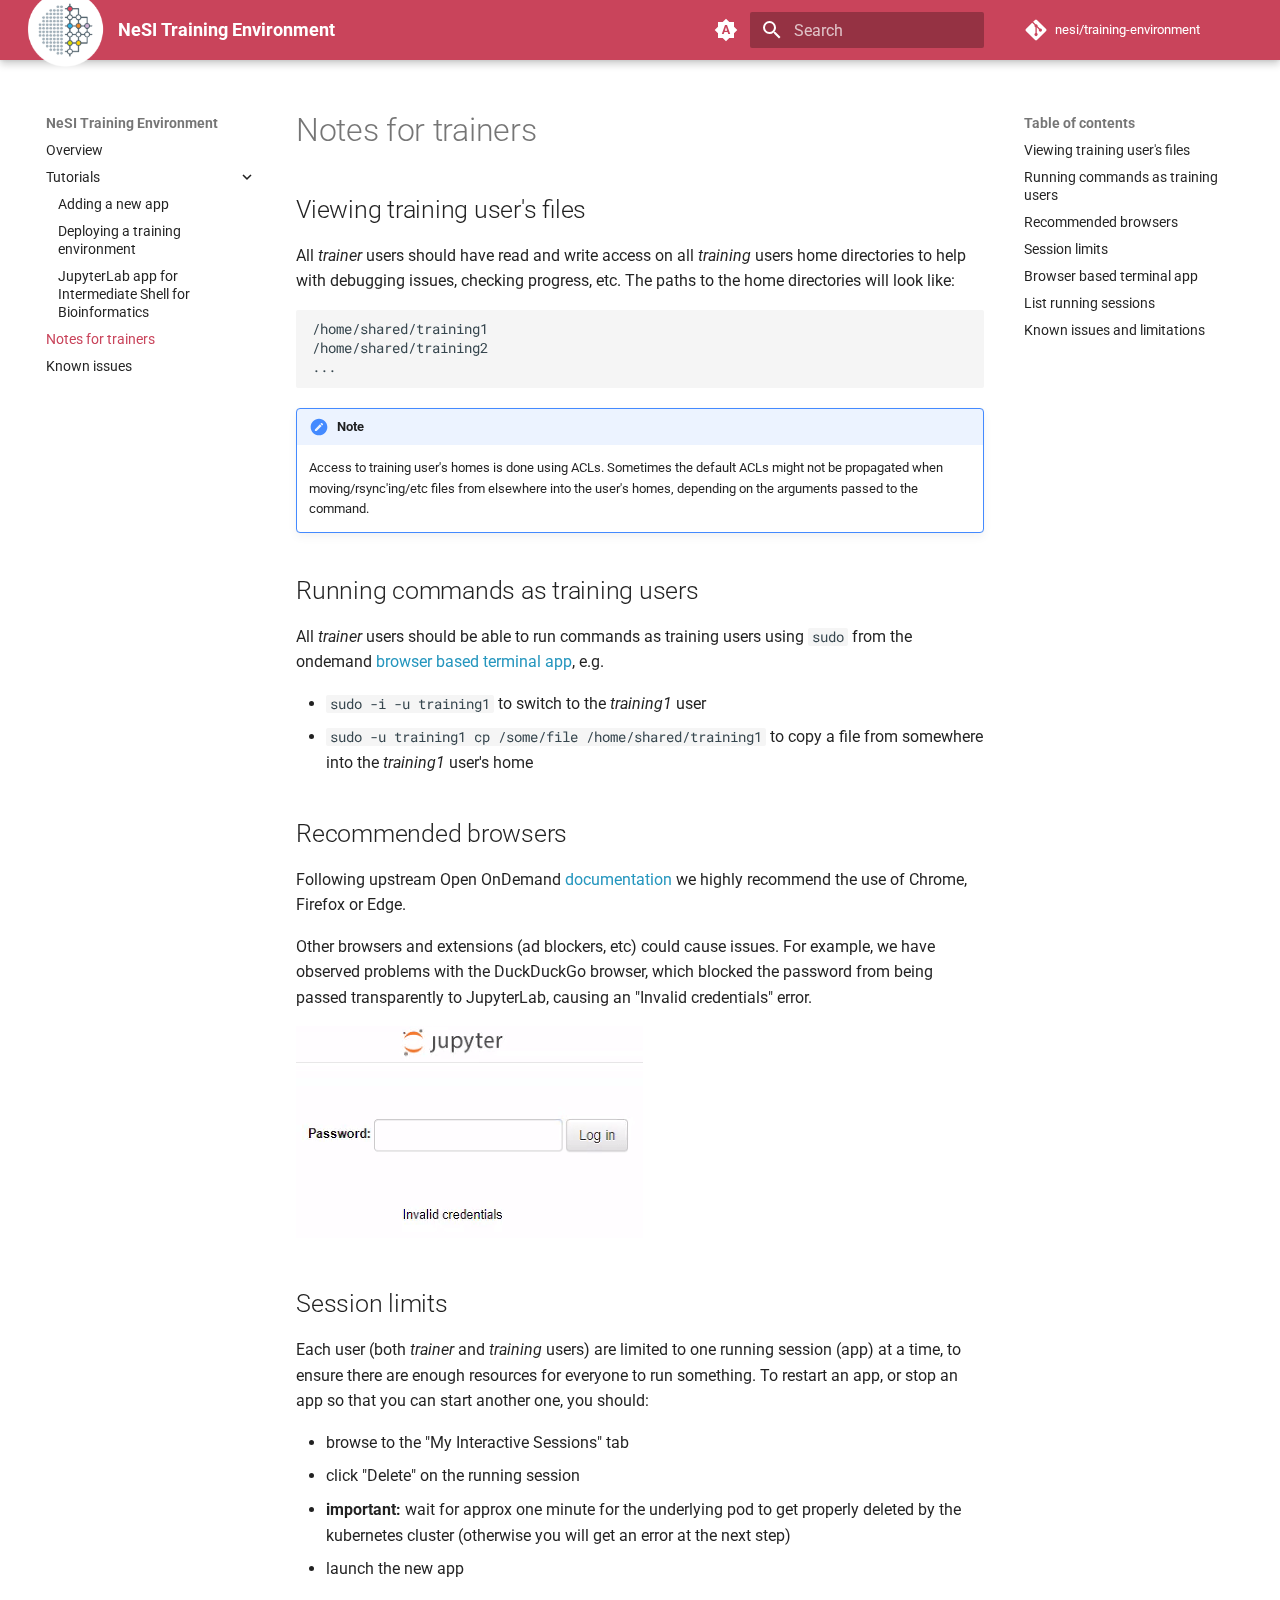
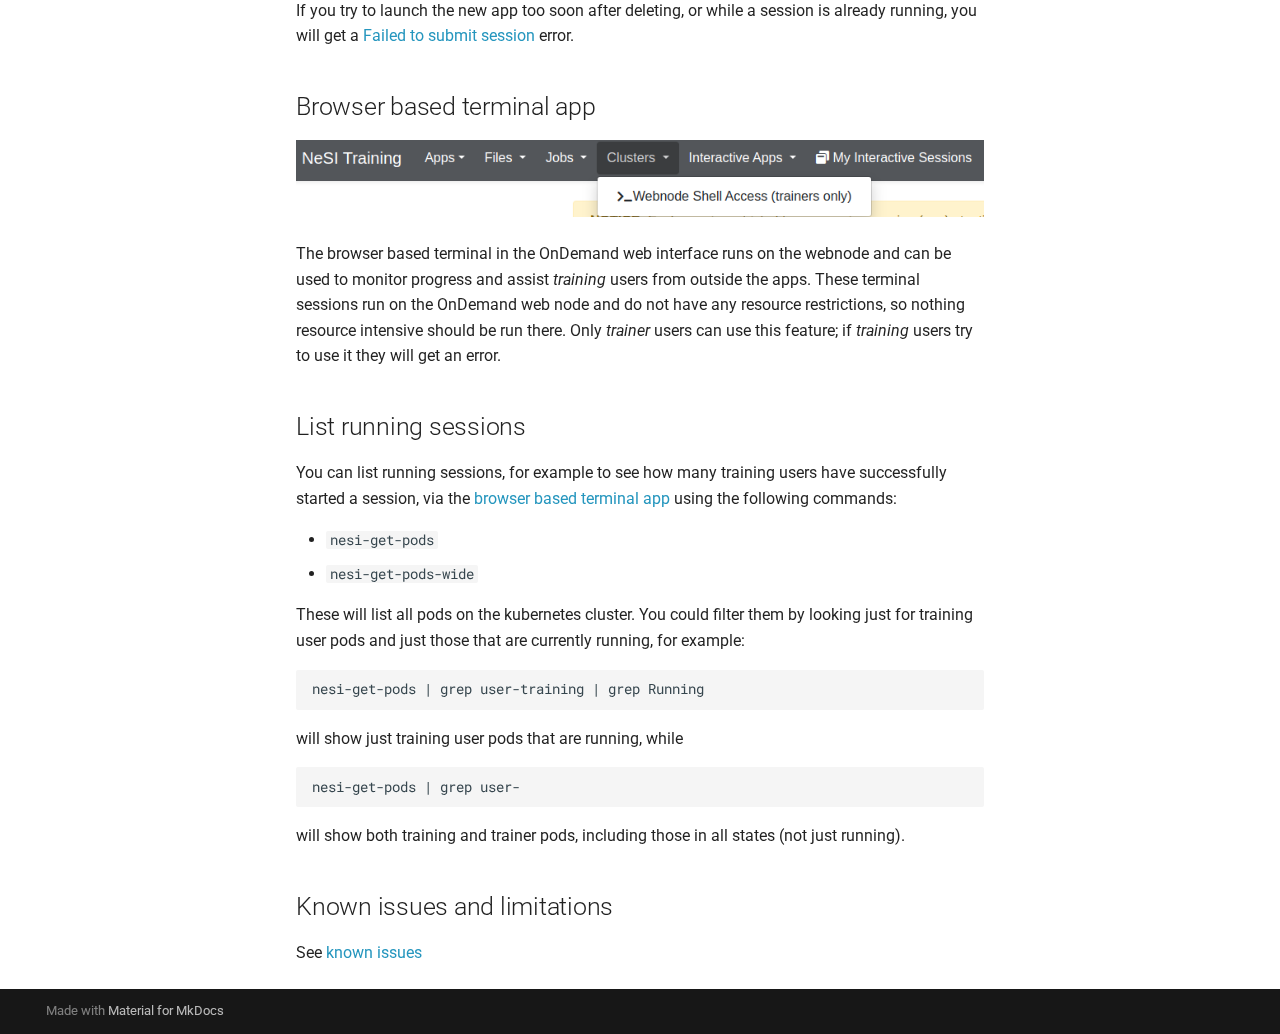
<file: notes-for-trainers/index.html>
<!doctype html>
<html lang="en" class="no-js">
  <head>
    
      <meta charset="utf-8">
      <meta name="viewport" content="width=device-width,initial-scale=1">
      
      
        <meta name="author" content="NeSI">
      
      
        <link rel="canonical" href="https://nesi.github.io/training-environment/notes-for-trainers/">
      
      
        <link rel="prev" href="../tutorials/jupyterlab-app-for-intermediate-shell-for-bioinformatics/">
      
      
        <link rel="next" href="../known-issues/">
      
      
      <link rel="icon" href="../images/nesi_logo.png">
      <meta name="generator" content="mkdocs-1.6.1, mkdocs-material-9.6.11">
    
    
      
        <title>Notes for trainers - NeSI Training Environment</title>
      
    
    
      <link rel="stylesheet" href="../assets/stylesheets/main.4af4bdda.min.css">
      
        
        <link rel="stylesheet" href="../assets/stylesheets/palette.06af60db.min.css">
      
      


    
    
      
    
    
      
        
        
        <link rel="preconnect" href="https://fonts.gstatic.com" crossorigin>
        <link rel="stylesheet" href="https://fonts.googleapis.com/css?family=Roboto:300,300i,400,400i,700,700i%7CRoboto+Mono:400,400i,700,700i&display=fallback">
        <style>:root{--md-text-font:"Roboto";--md-code-font:"Roboto Mono"}</style>
      
    
    
      <link rel="stylesheet" href="../stylesheets/extra.css">
    
    <script>__md_scope=new URL("..",location),__md_hash=e=>[...e].reduce(((e,_)=>(e<<5)-e+_.charCodeAt(0)),0),__md_get=(e,_=localStorage,t=__md_scope)=>JSON.parse(_.getItem(t.pathname+"."+e)),__md_set=(e,_,t=localStorage,a=__md_scope)=>{try{t.setItem(a.pathname+"."+e,JSON.stringify(_))}catch(e){}}</script>
    
      

    
    
    
  </head>
  
  
    
    
      
    
    
    
    
    <body dir="ltr" data-md-color-scheme="default" data-md-color-primary="custom" data-md-color-accent="indigo">
  
    
    <input class="md-toggle" data-md-toggle="drawer" type="checkbox" id="__drawer" autocomplete="off">
    <input class="md-toggle" data-md-toggle="search" type="checkbox" id="__search" autocomplete="off">
    <label class="md-overlay" for="__drawer"></label>
    <div data-md-component="skip">
      
        
        <a href="#notes-for-trainers" class="md-skip">
          Skip to content
        </a>
      
    </div>
    <div data-md-component="announce">
      
    </div>
    
    
      

  

<header class="md-header md-header--shadow" data-md-component="header">
  <nav class="md-header__inner md-grid" aria-label="Header">
    <a href=".." title="NeSI Training Environment" class="md-header__button md-logo" aria-label="NeSI Training Environment" data-md-component="logo">
      
  <img src="../images/nesi_logo.png" alt="logo">

    </a>
    <label class="md-header__button md-icon" for="__drawer">
      
      <svg xmlns="http://www.w3.org/2000/svg" viewBox="0 0 24 24"><path d="M3 6h18v2H3zm0 5h18v2H3zm0 5h18v2H3z"/></svg>
    </label>
    <div class="md-header__title" data-md-component="header-title">
      <div class="md-header__ellipsis">
        <div class="md-header__topic">
          <span class="md-ellipsis">
            NeSI Training Environment
          </span>
        </div>
        <div class="md-header__topic" data-md-component="header-topic">
          <span class="md-ellipsis">
            
              Notes for trainers
            
          </span>
        </div>
      </div>
    </div>
    
      
        <form class="md-header__option" data-md-component="palette">
  
    
    
    
    <input class="md-option" data-md-color-media="(prefers-color-scheme)" data-md-color-scheme="default" data-md-color-primary="custom" data-md-color-accent="indigo"  aria-label="Switch to light mode"  type="radio" name="__palette" id="__palette_0">
    
      <label class="md-header__button md-icon" title="Switch to light mode" for="__palette_1" hidden>
        <svg xmlns="http://www.w3.org/2000/svg" viewBox="0 0 24 24"><path d="m14.3 16-.7-2h-3.2l-.7 2H7.8L11 7h2l3.2 9zM20 8.69V4h-4.69L12 .69 8.69 4H4v4.69L.69 12 4 15.31V20h4.69L12 23.31 15.31 20H20v-4.69L23.31 12zm-9.15 3.96h2.3L12 9z"/></svg>
      </label>
    
  
    
    
    
    <input class="md-option" data-md-color-media="(prefers-color-scheme: light)" data-md-color-scheme="default" data-md-color-primary="custom" data-md-color-accent="indigo"  aria-label="Switch to dark mode"  type="radio" name="__palette" id="__palette_1">
    
      <label class="md-header__button md-icon" title="Switch to dark mode" for="__palette_2" hidden>
        <svg xmlns="http://www.w3.org/2000/svg" viewBox="0 0 24 24"><path d="M12 8a4 4 0 0 0-4 4 4 4 0 0 0 4 4 4 4 0 0 0 4-4 4 4 0 0 0-4-4m0 10a6 6 0 0 1-6-6 6 6 0 0 1 6-6 6 6 0 0 1 6 6 6 6 0 0 1-6 6m8-9.31V4h-4.69L12 .69 8.69 4H4v4.69L.69 12 4 15.31V20h4.69L12 23.31 15.31 20H20v-4.69L23.31 12z"/></svg>
      </label>
    
  
    
    
    
    <input class="md-option" data-md-color-media="(prefers-color-scheme: dark)" data-md-color-scheme="slate" data-md-color-primary="custom" data-md-color-accent="indigo"  aria-label="Switch to system preference"  type="radio" name="__palette" id="__palette_2">
    
      <label class="md-header__button md-icon" title="Switch to system preference" for="__palette_0" hidden>
        <svg xmlns="http://www.w3.org/2000/svg" viewBox="0 0 24 24"><path d="M12 18c-.89 0-1.74-.2-2.5-.55C11.56 16.5 13 14.42 13 12s-1.44-4.5-3.5-5.45C10.26 6.2 11.11 6 12 6a6 6 0 0 1 6 6 6 6 0 0 1-6 6m8-9.31V4h-4.69L12 .69 8.69 4H4v4.69L.69 12 4 15.31V20h4.69L12 23.31 15.31 20H20v-4.69L23.31 12z"/></svg>
      </label>
    
  
</form>
      
    
    
      <script>var palette=__md_get("__palette");if(palette&&palette.color){if("(prefers-color-scheme)"===palette.color.media){var media=matchMedia("(prefers-color-scheme: light)"),input=document.querySelector(media.matches?"[data-md-color-media='(prefers-color-scheme: light)']":"[data-md-color-media='(prefers-color-scheme: dark)']");palette.color.media=input.getAttribute("data-md-color-media"),palette.color.scheme=input.getAttribute("data-md-color-scheme"),palette.color.primary=input.getAttribute("data-md-color-primary"),palette.color.accent=input.getAttribute("data-md-color-accent")}for(var[key,value]of Object.entries(palette.color))document.body.setAttribute("data-md-color-"+key,value)}</script>
    
    
    
      
      
        <label class="md-header__button md-icon" for="__search">
          
          <svg xmlns="http://www.w3.org/2000/svg" viewBox="0 0 24 24"><path d="M9.5 3A6.5 6.5 0 0 1 16 9.5c0 1.61-.59 3.09-1.56 4.23l.27.27h.79l5 5-1.5 1.5-5-5v-.79l-.27-.27A6.52 6.52 0 0 1 9.5 16 6.5 6.5 0 0 1 3 9.5 6.5 6.5 0 0 1 9.5 3m0 2C7 5 5 7 5 9.5S7 14 9.5 14 14 12 14 9.5 12 5 9.5 5"/></svg>
        </label>
        <div class="md-search" data-md-component="search" role="dialog">
  <label class="md-search__overlay" for="__search"></label>
  <div class="md-search__inner" role="search">
    <form class="md-search__form" name="search">
      <input type="text" class="md-search__input" name="query" aria-label="Search" placeholder="Search" autocapitalize="off" autocorrect="off" autocomplete="off" spellcheck="false" data-md-component="search-query" required>
      <label class="md-search__icon md-icon" for="__search">
        
        <svg xmlns="http://www.w3.org/2000/svg" viewBox="0 0 24 24"><path d="M9.5 3A6.5 6.5 0 0 1 16 9.5c0 1.61-.59 3.09-1.56 4.23l.27.27h.79l5 5-1.5 1.5-5-5v-.79l-.27-.27A6.52 6.52 0 0 1 9.5 16 6.5 6.5 0 0 1 3 9.5 6.5 6.5 0 0 1 9.5 3m0 2C7 5 5 7 5 9.5S7 14 9.5 14 14 12 14 9.5 12 5 9.5 5"/></svg>
        
        <svg xmlns="http://www.w3.org/2000/svg" viewBox="0 0 24 24"><path d="M20 11v2H8l5.5 5.5-1.42 1.42L4.16 12l7.92-7.92L13.5 5.5 8 11z"/></svg>
      </label>
      <nav class="md-search__options" aria-label="Search">
        
        <button type="reset" class="md-search__icon md-icon" title="Clear" aria-label="Clear" tabindex="-1">
          
          <svg xmlns="http://www.w3.org/2000/svg" viewBox="0 0 24 24"><path d="M19 6.41 17.59 5 12 10.59 6.41 5 5 6.41 10.59 12 5 17.59 6.41 19 12 13.41 17.59 19 19 17.59 13.41 12z"/></svg>
        </button>
      </nav>
      
    </form>
    <div class="md-search__output">
      <div class="md-search__scrollwrap" tabindex="0" data-md-scrollfix>
        <div class="md-search-result" data-md-component="search-result">
          <div class="md-search-result__meta">
            Initializing search
          </div>
          <ol class="md-search-result__list" role="presentation"></ol>
        </div>
      </div>
    </div>
  </div>
</div>
      
    
    
      <div class="md-header__source">
        <a href="https://github.com/nesi/training-environment" title="Go to repository" class="md-source" data-md-component="source">
  <div class="md-source__icon md-icon">
    
    <svg xmlns="http://www.w3.org/2000/svg" viewBox="0 0 448 512"><!--! Font Awesome Free 6.7.2 by @fontawesome - https://fontawesome.com License - https://fontawesome.com/license/free (Icons: CC BY 4.0, Fonts: SIL OFL 1.1, Code: MIT License) Copyright 2024 Fonticons, Inc.--><path d="M439.55 236.05 244 40.45a28.87 28.87 0 0 0-40.81 0l-40.66 40.63 51.52 51.52c27.06-9.14 52.68 16.77 43.39 43.68l49.66 49.66c34.23-11.8 61.18 31 35.47 56.69-26.49 26.49-70.21-2.87-56-37.34L240.22 199v121.85c25.3 12.54 22.26 41.85 9.08 55a34.34 34.34 0 0 1-48.55 0c-17.57-17.6-11.07-46.91 11.25-56v-123c-20.8-8.51-24.6-30.74-18.64-45L142.57 101 8.45 235.14a28.86 28.86 0 0 0 0 40.81l195.61 195.6a28.86 28.86 0 0 0 40.8 0l194.69-194.69a28.86 28.86 0 0 0 0-40.81"/></svg>
  </div>
  <div class="md-source__repository">
    nesi/training-environment
  </div>
</a>
      </div>
    
  </nav>
  
</header>
    
    <div class="md-container" data-md-component="container">
      
      
        
          
        
      
      <main class="md-main" data-md-component="main">
        <div class="md-main__inner md-grid">
          
            
              
              <div class="md-sidebar md-sidebar--primary" data-md-component="sidebar" data-md-type="navigation" >
                <div class="md-sidebar__scrollwrap">
                  <div class="md-sidebar__inner">
                    



<nav class="md-nav md-nav--primary" aria-label="Navigation" data-md-level="0">
  <label class="md-nav__title" for="__drawer">
    <a href=".." title="NeSI Training Environment" class="md-nav__button md-logo" aria-label="NeSI Training Environment" data-md-component="logo">
      
  <img src="../images/nesi_logo.png" alt="logo">

    </a>
    NeSI Training Environment
  </label>
  
    <div class="md-nav__source">
      <a href="https://github.com/nesi/training-environment" title="Go to repository" class="md-source" data-md-component="source">
  <div class="md-source__icon md-icon">
    
    <svg xmlns="http://www.w3.org/2000/svg" viewBox="0 0 448 512"><!--! Font Awesome Free 6.7.2 by @fontawesome - https://fontawesome.com License - https://fontawesome.com/license/free (Icons: CC BY 4.0, Fonts: SIL OFL 1.1, Code: MIT License) Copyright 2024 Fonticons, Inc.--><path d="M439.55 236.05 244 40.45a28.87 28.87 0 0 0-40.81 0l-40.66 40.63 51.52 51.52c27.06-9.14 52.68 16.77 43.39 43.68l49.66 49.66c34.23-11.8 61.18 31 35.47 56.69-26.49 26.49-70.21-2.87-56-37.34L240.22 199v121.85c25.3 12.54 22.26 41.85 9.08 55a34.34 34.34 0 0 1-48.55 0c-17.57-17.6-11.07-46.91 11.25-56v-123c-20.8-8.51-24.6-30.74-18.64-45L142.57 101 8.45 235.14a28.86 28.86 0 0 0 0 40.81l195.61 195.6a28.86 28.86 0 0 0 40.8 0l194.69-194.69a28.86 28.86 0 0 0 0-40.81"/></svg>
  </div>
  <div class="md-source__repository">
    nesi/training-environment
  </div>
</a>
    </div>
  
  <ul class="md-nav__list" data-md-scrollfix>
    
      
      
  
  
  
  
    <li class="md-nav__item">
      <a href=".." class="md-nav__link">
        
  
  
  <span class="md-ellipsis">
    Overview
    
  </span>
  

      </a>
    </li>
  

    
      
      
  
  
  
  
    
    
    
    
    
    <li class="md-nav__item md-nav__item--nested">
      
        
        
          
        
        <input class="md-nav__toggle md-toggle md-toggle--indeterminate" type="checkbox" id="__nav_2" >
        
          
          <label class="md-nav__link" for="__nav_2" id="__nav_2_label" tabindex="0">
            
  
  
  <span class="md-ellipsis">
    Tutorials
    
  </span>
  

            <span class="md-nav__icon md-icon"></span>
          </label>
        
        <nav class="md-nav" data-md-level="1" aria-labelledby="__nav_2_label" aria-expanded="false">
          <label class="md-nav__title" for="__nav_2">
            <span class="md-nav__icon md-icon"></span>
            Tutorials
          </label>
          <ul class="md-nav__list" data-md-scrollfix>
            
              
                
  
  
  
  
    <li class="md-nav__item">
      <a href="../tutorials/adding-new-app/" class="md-nav__link">
        
  
  
  <span class="md-ellipsis">
    Adding a new app
    
  </span>
  

      </a>
    </li>
  

              
            
              
                
  
  
  
  
    <li class="md-nav__item">
      <a href="../tutorials/deployment-on-nesi/" class="md-nav__link">
        
  
  
  <span class="md-ellipsis">
    Deploying a training environment
    
  </span>
  

      </a>
    </li>
  

              
            
              
                
  
  
  
  
    <li class="md-nav__item">
      <a href="../tutorials/jupyterlab-app-for-intermediate-shell-for-bioinformatics/" class="md-nav__link">
        
  
  
  <span class="md-ellipsis">
    JupyterLab app for Intermediate Shell for Bioinformatics
    
  </span>
  

      </a>
    </li>
  

              
            
          </ul>
        </nav>
      
    </li>
  

    
      
      
  
  
    
  
  
  
    <li class="md-nav__item md-nav__item--active">
      
      <input class="md-nav__toggle md-toggle" type="checkbox" id="__toc">
      
      
        
      
      
        <label class="md-nav__link md-nav__link--active" for="__toc">
          
  
  
  <span class="md-ellipsis">
    Notes for trainers
    
  </span>
  

          <span class="md-nav__icon md-icon"></span>
        </label>
      
      <a href="./" class="md-nav__link md-nav__link--active">
        
  
  
  <span class="md-ellipsis">
    Notes for trainers
    
  </span>
  

      </a>
      
        

<nav class="md-nav md-nav--secondary" aria-label="Table of contents">
  
  
  
    
  
  
    <label class="md-nav__title" for="__toc">
      <span class="md-nav__icon md-icon"></span>
      Table of contents
    </label>
    <ul class="md-nav__list" data-md-component="toc" data-md-scrollfix>
      
        <li class="md-nav__item">
  <a href="#viewing-training-users-files" class="md-nav__link">
    <span class="md-ellipsis">
      Viewing training user's files
    </span>
  </a>
  
</li>
      
        <li class="md-nav__item">
  <a href="#running-commands-as-training-users" class="md-nav__link">
    <span class="md-ellipsis">
      Running commands as training users
    </span>
  </a>
  
</li>
      
        <li class="md-nav__item">
  <a href="#recommended-browsers" class="md-nav__link">
    <span class="md-ellipsis">
      Recommended browsers
    </span>
  </a>
  
</li>
      
        <li class="md-nav__item">
  <a href="#session-limits" class="md-nav__link">
    <span class="md-ellipsis">
      Session limits
    </span>
  </a>
  
</li>
      
        <li class="md-nav__item">
  <a href="#browser-based-terminal-app" class="md-nav__link">
    <span class="md-ellipsis">
      Browser based terminal app
    </span>
  </a>
  
</li>
      
        <li class="md-nav__item">
  <a href="#list-running-sessions" class="md-nav__link">
    <span class="md-ellipsis">
      List running sessions
    </span>
  </a>
  
</li>
      
        <li class="md-nav__item">
  <a href="#known-issues-and-limitations" class="md-nav__link">
    <span class="md-ellipsis">
      Known issues and limitations
    </span>
  </a>
  
</li>
      
    </ul>
  
</nav>
      
    </li>
  

    
      
      
  
  
  
  
    <li class="md-nav__item">
      <a href="../known-issues/" class="md-nav__link">
        
  
  
  <span class="md-ellipsis">
    Known issues
    
  </span>
  

      </a>
    </li>
  

    
  </ul>
</nav>
                  </div>
                </div>
              </div>
            
            
              
              <div class="md-sidebar md-sidebar--secondary" data-md-component="sidebar" data-md-type="toc" >
                <div class="md-sidebar__scrollwrap">
                  <div class="md-sidebar__inner">
                    

<nav class="md-nav md-nav--secondary" aria-label="Table of contents">
  
  
  
    
  
  
    <label class="md-nav__title" for="__toc">
      <span class="md-nav__icon md-icon"></span>
      Table of contents
    </label>
    <ul class="md-nav__list" data-md-component="toc" data-md-scrollfix>
      
        <li class="md-nav__item">
  <a href="#viewing-training-users-files" class="md-nav__link">
    <span class="md-ellipsis">
      Viewing training user's files
    </span>
  </a>
  
</li>
      
        <li class="md-nav__item">
  <a href="#running-commands-as-training-users" class="md-nav__link">
    <span class="md-ellipsis">
      Running commands as training users
    </span>
  </a>
  
</li>
      
        <li class="md-nav__item">
  <a href="#recommended-browsers" class="md-nav__link">
    <span class="md-ellipsis">
      Recommended browsers
    </span>
  </a>
  
</li>
      
        <li class="md-nav__item">
  <a href="#session-limits" class="md-nav__link">
    <span class="md-ellipsis">
      Session limits
    </span>
  </a>
  
</li>
      
        <li class="md-nav__item">
  <a href="#browser-based-terminal-app" class="md-nav__link">
    <span class="md-ellipsis">
      Browser based terminal app
    </span>
  </a>
  
</li>
      
        <li class="md-nav__item">
  <a href="#list-running-sessions" class="md-nav__link">
    <span class="md-ellipsis">
      List running sessions
    </span>
  </a>
  
</li>
      
        <li class="md-nav__item">
  <a href="#known-issues-and-limitations" class="md-nav__link">
    <span class="md-ellipsis">
      Known issues and limitations
    </span>
  </a>
  
</li>
      
    </ul>
  
</nav>
                  </div>
                </div>
              </div>
            
          
          
            <div class="md-content" data-md-component="content">
              <article class="md-content__inner md-typeset">
                
                  


  
  


<h1 id="notes-for-trainers">Notes for trainers</h1>
<h2 id="viewing-training-users-files">Viewing training user's files</h2>
<p>All <em>trainer</em> users should have read and write access on all <em>training</em> users home directories to help with debugging issues, checking progress, etc. The paths to the home directories will look like:</p>
<div class="language-text highlight"><pre><span></span><code><span id="__span-0-1"><a id="__codelineno-0-1" name="__codelineno-0-1" href="#__codelineno-0-1"></a>/home/shared/training1
</span><span id="__span-0-2"><a id="__codelineno-0-2" name="__codelineno-0-2" href="#__codelineno-0-2"></a>/home/shared/training2
</span><span id="__span-0-3"><a id="__codelineno-0-3" name="__codelineno-0-3" href="#__codelineno-0-3"></a>...
</span></code></pre></div>
<div class="admonition note">
<p class="admonition-title">Note</p>
<p>Access to training user's homes is done using ACLs. Sometimes the default ACLs might not be propagated when moving/rsync'ing/etc files from elsewhere into the user's homes, depending on the arguments passed to the command.</p>
</div>
<h2 id="running-commands-as-training-users">Running commands as training users</h2>
<p>All <em>trainer</em> users should be able to run commands as training users using <code>sudo</code> from the ondemand <a href="#browser-based-terminal-app">browser based terminal app</a>, e.g.</p>
<ul>
<li><code>sudo -i -u training1</code> to switch to the <em>training1</em> user</li>
<li><code>sudo -u training1 cp /some/file /home/shared/training1</code> to copy a file from somewhere into the <em>training1</em> user's home</li>
</ul>
<h2 id="recommended-browsers">Recommended browsers</h2>
<p>Following upstream Open OnDemand <a href="https://osc.github.io/ood-documentation/latest/requirements.html#browser-requirements">documentation</a> we highly recommend the use of Chrome, Firefox or Edge.</p>
<p>Other browsers and extensions (ad blockers, etc) could cause issues. For example, we have observed problems with the DuckDuckGo browser, which blocked the password from being passed transparently to JupyterLab, causing an "Invalid credentials" error.</p>
<p><img alt="jupyter credentials error" src="../jupyter-browser-error.png" /></p>
<h2 id="session-limits">Session limits</h2>
<p>Each user (both <em>trainer</em> and <em>training</em> users) are limited to one running session (app) at a time, to ensure there are enough resources for everyone to run something. To restart an app, or stop an app so that you can start another one, you should:</p>
<ul>
<li>browse to the "My Interactive Sessions" tab</li>
<li>click "Delete" on the running session</li>
<li><strong>important:</strong> wait for approx one minute for the underlying pod to get properly deleted by the kubernetes cluster (otherwise you will get an error at the next step)</li>
<li>launch the new app</li>
</ul>
<p>If you try to launch the new app too soon after deleting, or while a session is already running, you will get a <a href="../known-issues/#failed-to-submit-session-error">Failed to submit session</a> error.</p>
<h2 id="browser-based-terminal-app">Browser based terminal app</h2>
<p><img alt="webnode shell access" src="../webnode-shell-access.png" /></p>
<p>The browser based terminal in the OnDemand web interface runs on the webnode and can be used to monitor progress and assist <em>training</em> users from outside the apps. These terminal sessions run on the OnDemand web node and do not have any resource restrictions, so nothing resource intensive should be run there. Only <em>trainer</em> users can use this feature; if <em>training</em> users try to use it they will get an error.</p>
<h2 id="list-running-sessions">List running sessions</h2>
<p>You can list running sessions, for example to see how many training users have successfully started a session, via the <a href="#browser-based-terminal-app">browser based terminal app</a> using the following commands:</p>
<ul>
<li><code>nesi-get-pods</code></li>
<li><code>nesi-get-pods-wide</code></li>
</ul>
<p>These will list all pods on the kubernetes cluster. You could filter them by looking just for training user pods and just those that are currently running, for example:</p>
<div class="language-text highlight"><pre><span></span><code><span id="__span-1-1"><a id="__codelineno-1-1" name="__codelineno-1-1" href="#__codelineno-1-1"></a>nesi-get-pods | grep user-training | grep Running
</span></code></pre></div>
<p>will show just training user pods that are running, while</p>
<div class="language-text highlight"><pre><span></span><code><span id="__span-2-1"><a id="__codelineno-2-1" name="__codelineno-2-1" href="#__codelineno-2-1"></a>nesi-get-pods | grep user-
</span></code></pre></div>
<p>will show both training and trainer pods, including those in all states (not just running).</p>
<h2 id="known-issues-and-limitations">Known issues and limitations</h2>
<p>See <a href="../known-issues/">known issues</a></p>












                
              </article>
            </div>
          
          
<script>var target=document.getElementById(location.hash.slice(1));target&&target.name&&(target.checked=target.name.startsWith("__tabbed_"))</script>
        </div>
        
      </main>
      
        <footer class="md-footer">
  
  <div class="md-footer-meta md-typeset">
    <div class="md-footer-meta__inner md-grid">
      <div class="md-copyright">
  
  
    Made with
    <a href="https://squidfunk.github.io/mkdocs-material/" target="_blank" rel="noopener">
      Material for MkDocs
    </a>
  
</div>
      
    </div>
  </div>
</footer>
      
    </div>
    <div class="md-dialog" data-md-component="dialog">
      <div class="md-dialog__inner md-typeset"></div>
    </div>
    
    
    
      
      <script id="__config" type="application/json">{"base": "..", "features": ["navigation.expand"], "search": "../assets/javascripts/workers/search.f8cc74c7.min.js", "tags": null, "translations": {"clipboard.copied": "Copied to clipboard", "clipboard.copy": "Copy to clipboard", "search.result.more.one": "1 more on this page", "search.result.more.other": "# more on this page", "search.result.none": "No matching documents", "search.result.one": "1 matching document", "search.result.other": "# matching documents", "search.result.placeholder": "Type to start searching", "search.result.term.missing": "Missing", "select.version": "Select version"}, "version": null}</script>
    
    
      <script src="../assets/javascripts/bundle.c8b220af.min.js"></script>
      
    
  </body>
</html>
</file>
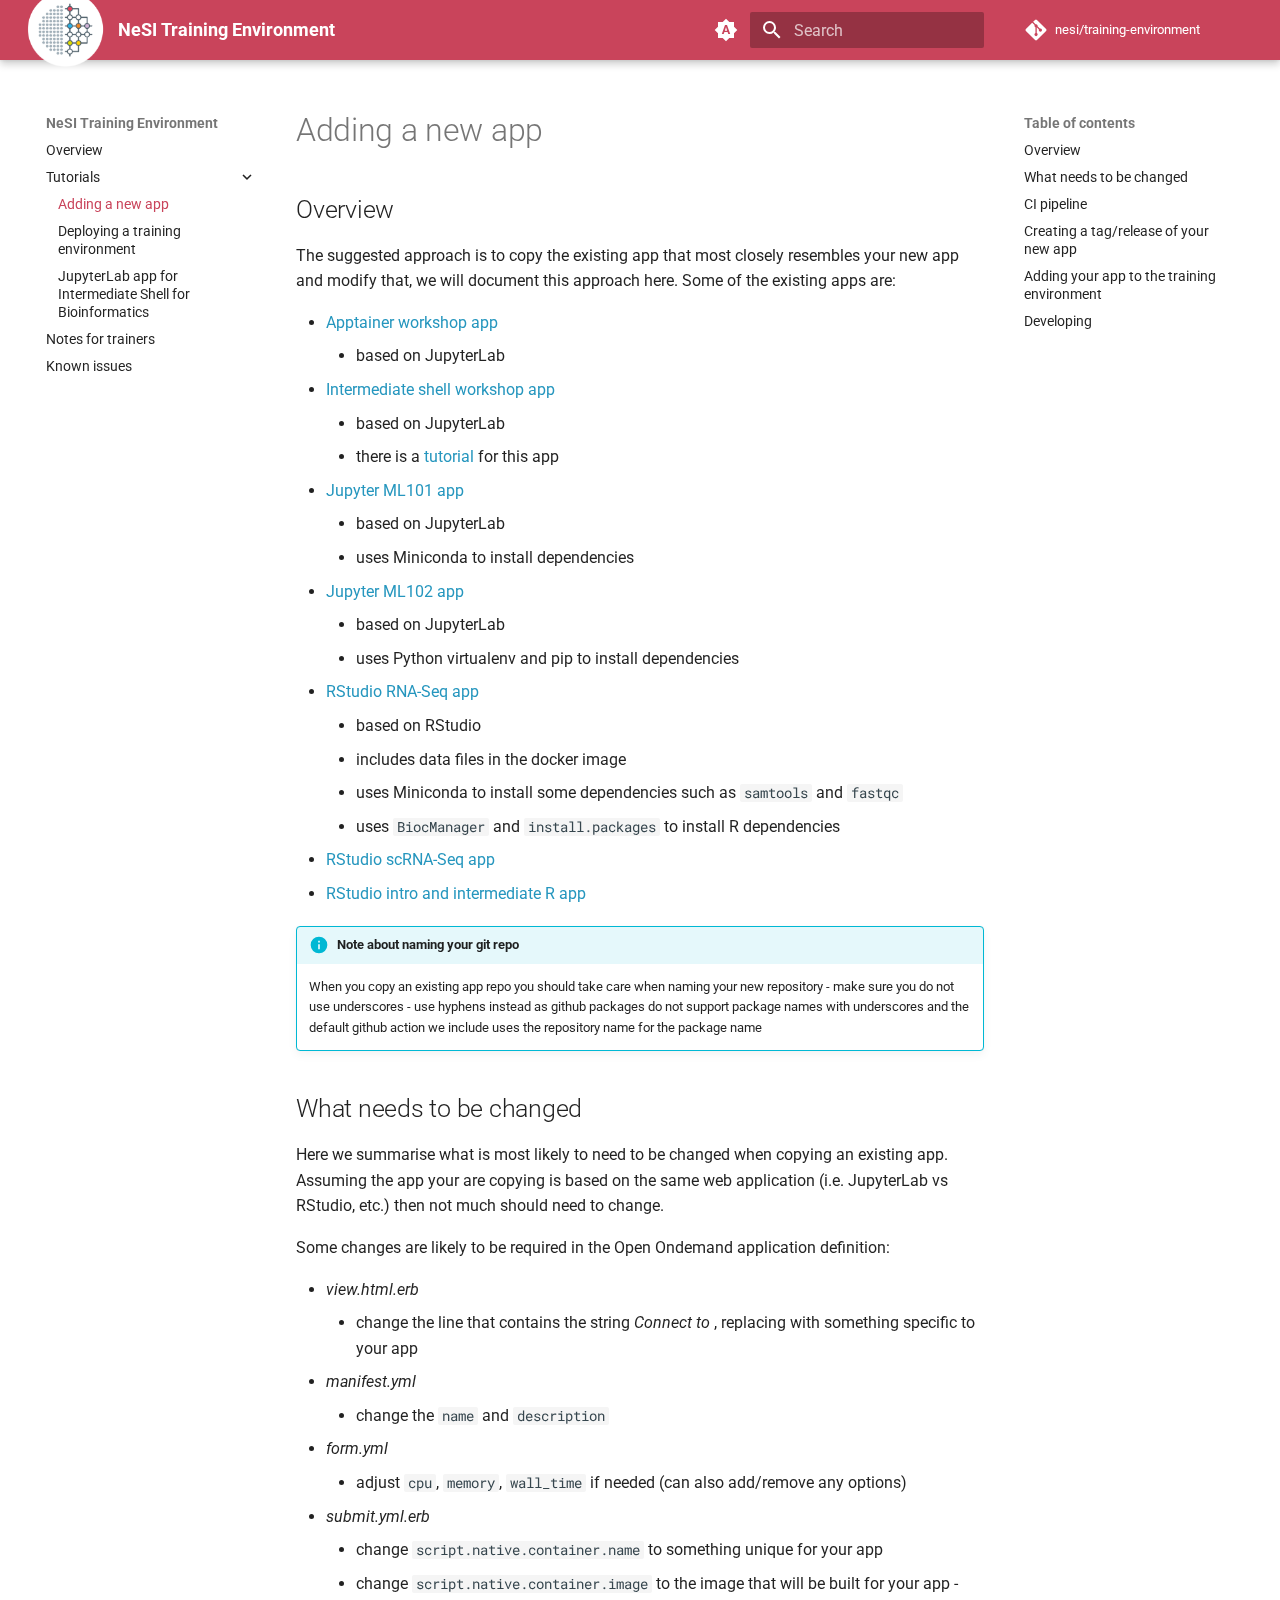
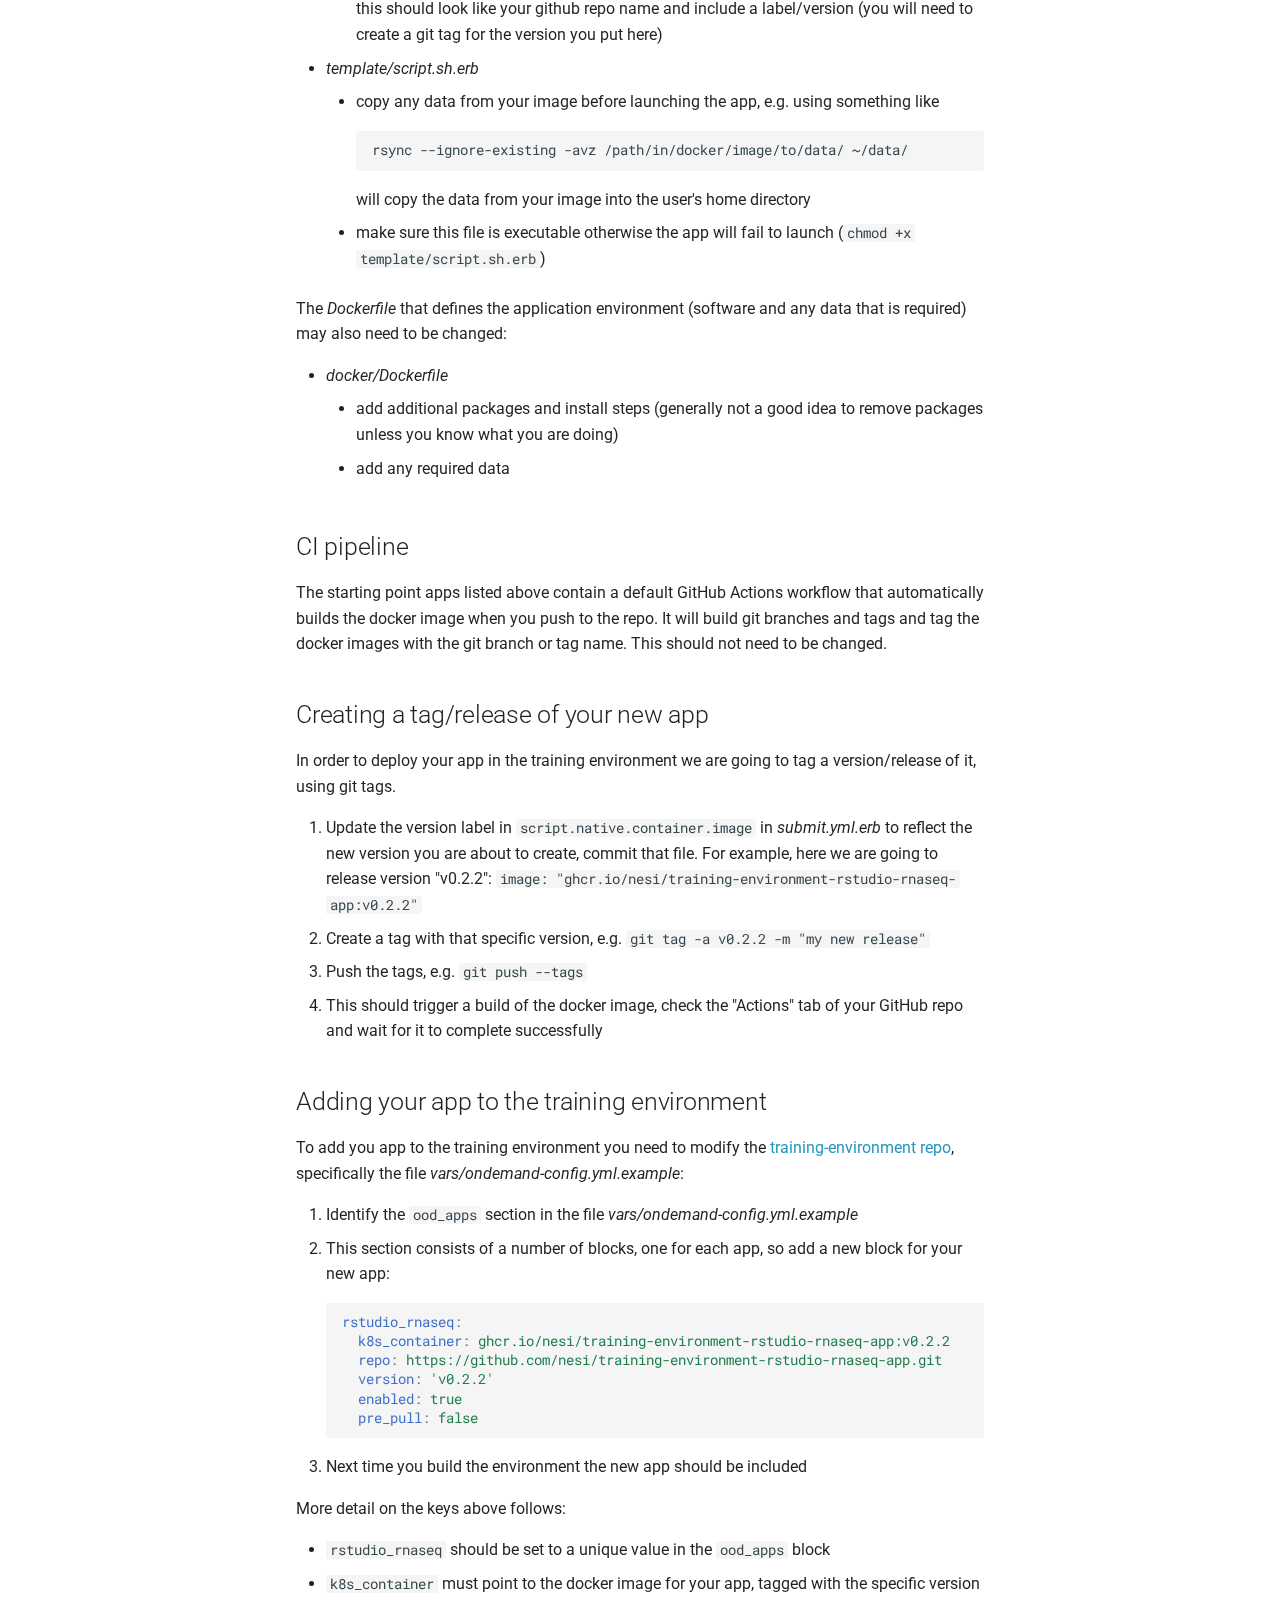
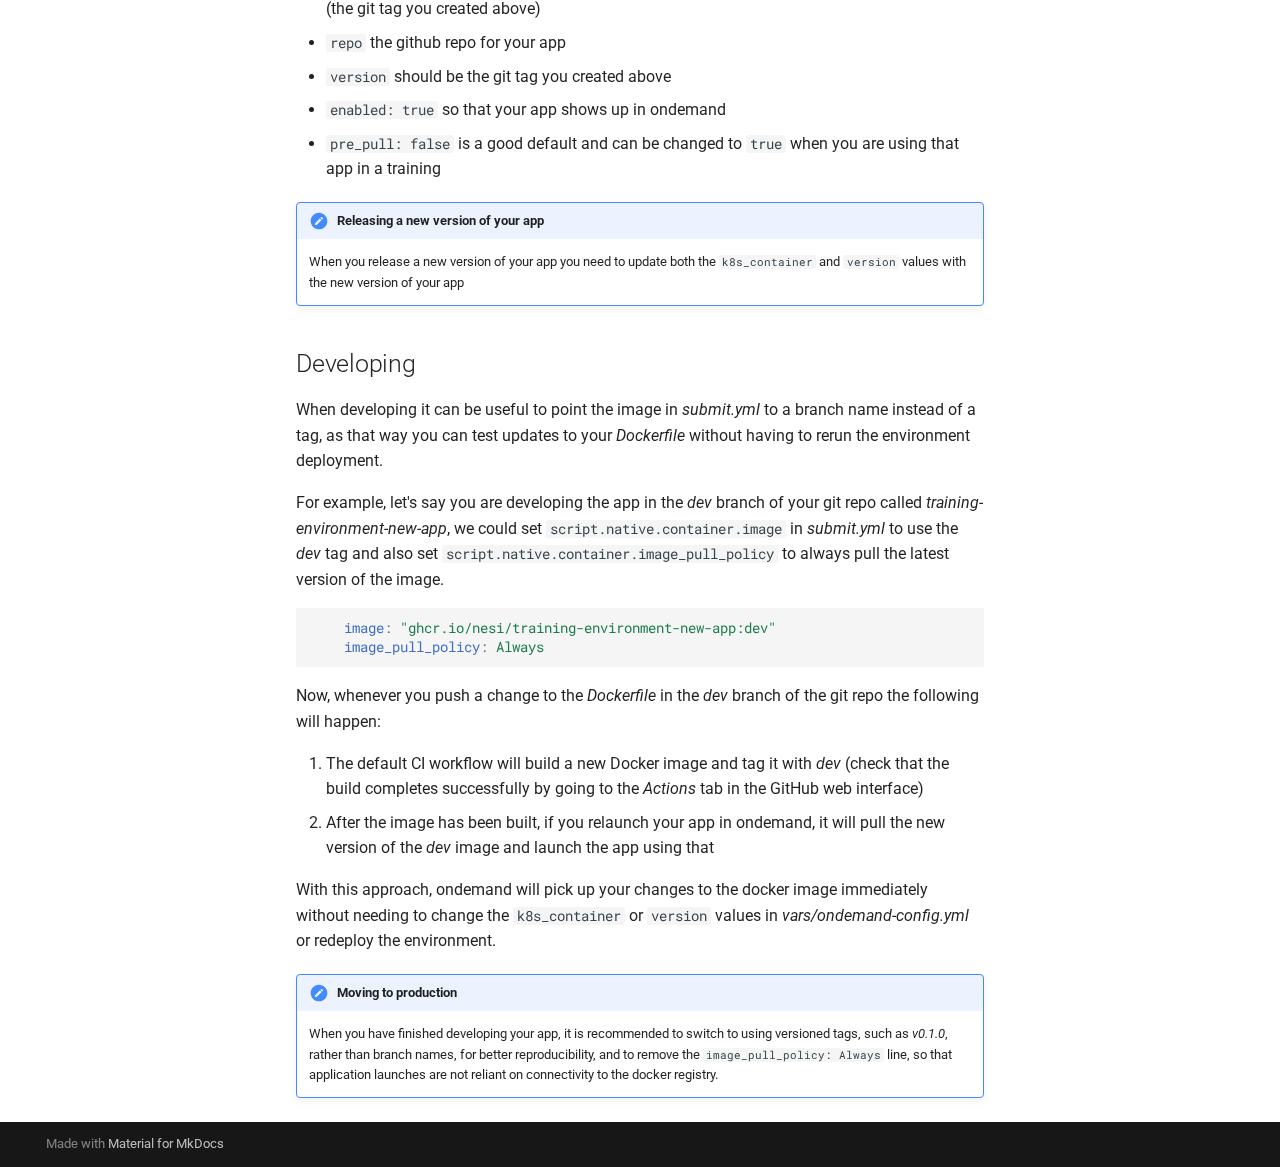
<file: tutorials/adding-new-app/index.html>
<!doctype html>
<html lang="en" class="no-js">
  <head>
    
      <meta charset="utf-8">
      <meta name="viewport" content="width=device-width,initial-scale=1">
      
      
        <meta name="author" content="NeSI">
      
      
        <link rel="canonical" href="https://nesi.github.io/training-environment/tutorials/adding-new-app/">
      
      
        <link rel="prev" href="../..">
      
      
        <link rel="next" href="../deployment-on-nesi/">
      
      
      <link rel="icon" href="../../images/nesi_logo.png">
      <meta name="generator" content="mkdocs-1.6.1, mkdocs-material-9.6.11">
    
    
      
        <title>Adding a new app - NeSI Training Environment</title>
      
    
    
      <link rel="stylesheet" href="../../assets/stylesheets/main.4af4bdda.min.css">
      
        
        <link rel="stylesheet" href="../../assets/stylesheets/palette.06af60db.min.css">
      
      


    
    
      
    
    
      
        
        
        <link rel="preconnect" href="https://fonts.gstatic.com" crossorigin>
        <link rel="stylesheet" href="https://fonts.googleapis.com/css?family=Roboto:300,300i,400,400i,700,700i%7CRoboto+Mono:400,400i,700,700i&display=fallback">
        <style>:root{--md-text-font:"Roboto";--md-code-font:"Roboto Mono"}</style>
      
    
    
      <link rel="stylesheet" href="../../stylesheets/extra.css">
    
    <script>__md_scope=new URL("../..",location),__md_hash=e=>[...e].reduce(((e,_)=>(e<<5)-e+_.charCodeAt(0)),0),__md_get=(e,_=localStorage,t=__md_scope)=>JSON.parse(_.getItem(t.pathname+"."+e)),__md_set=(e,_,t=localStorage,a=__md_scope)=>{try{t.setItem(a.pathname+"."+e,JSON.stringify(_))}catch(e){}}</script>
    
      

    
    
    
  </head>
  
  
    
    
      
    
    
    
    
    <body dir="ltr" data-md-color-scheme="default" data-md-color-primary="custom" data-md-color-accent="indigo">
  
    
    <input class="md-toggle" data-md-toggle="drawer" type="checkbox" id="__drawer" autocomplete="off">
    <input class="md-toggle" data-md-toggle="search" type="checkbox" id="__search" autocomplete="off">
    <label class="md-overlay" for="__drawer"></label>
    <div data-md-component="skip">
      
        
        <a href="#adding-a-new-app" class="md-skip">
          Skip to content
        </a>
      
    </div>
    <div data-md-component="announce">
      
    </div>
    
    
      

  

<header class="md-header md-header--shadow" data-md-component="header">
  <nav class="md-header__inner md-grid" aria-label="Header">
    <a href="../.." title="NeSI Training Environment" class="md-header__button md-logo" aria-label="NeSI Training Environment" data-md-component="logo">
      
  <img src="../../images/nesi_logo.png" alt="logo">

    </a>
    <label class="md-header__button md-icon" for="__drawer">
      
      <svg xmlns="http://www.w3.org/2000/svg" viewBox="0 0 24 24"><path d="M3 6h18v2H3zm0 5h18v2H3zm0 5h18v2H3z"/></svg>
    </label>
    <div class="md-header__title" data-md-component="header-title">
      <div class="md-header__ellipsis">
        <div class="md-header__topic">
          <span class="md-ellipsis">
            NeSI Training Environment
          </span>
        </div>
        <div class="md-header__topic" data-md-component="header-topic">
          <span class="md-ellipsis">
            
              Adding a new app
            
          </span>
        </div>
      </div>
    </div>
    
      
        <form class="md-header__option" data-md-component="palette">
  
    
    
    
    <input class="md-option" data-md-color-media="(prefers-color-scheme)" data-md-color-scheme="default" data-md-color-primary="custom" data-md-color-accent="indigo"  aria-label="Switch to light mode"  type="radio" name="__palette" id="__palette_0">
    
      <label class="md-header__button md-icon" title="Switch to light mode" for="__palette_1" hidden>
        <svg xmlns="http://www.w3.org/2000/svg" viewBox="0 0 24 24"><path d="m14.3 16-.7-2h-3.2l-.7 2H7.8L11 7h2l3.2 9zM20 8.69V4h-4.69L12 .69 8.69 4H4v4.69L.69 12 4 15.31V20h4.69L12 23.31 15.31 20H20v-4.69L23.31 12zm-9.15 3.96h2.3L12 9z"/></svg>
      </label>
    
  
    
    
    
    <input class="md-option" data-md-color-media="(prefers-color-scheme: light)" data-md-color-scheme="default" data-md-color-primary="custom" data-md-color-accent="indigo"  aria-label="Switch to dark mode"  type="radio" name="__palette" id="__palette_1">
    
      <label class="md-header__button md-icon" title="Switch to dark mode" for="__palette_2" hidden>
        <svg xmlns="http://www.w3.org/2000/svg" viewBox="0 0 24 24"><path d="M12 8a4 4 0 0 0-4 4 4 4 0 0 0 4 4 4 4 0 0 0 4-4 4 4 0 0 0-4-4m0 10a6 6 0 0 1-6-6 6 6 0 0 1 6-6 6 6 0 0 1 6 6 6 6 0 0 1-6 6m8-9.31V4h-4.69L12 .69 8.69 4H4v4.69L.69 12 4 15.31V20h4.69L12 23.31 15.31 20H20v-4.69L23.31 12z"/></svg>
      </label>
    
  
    
    
    
    <input class="md-option" data-md-color-media="(prefers-color-scheme: dark)" data-md-color-scheme="slate" data-md-color-primary="custom" data-md-color-accent="indigo"  aria-label="Switch to system preference"  type="radio" name="__palette" id="__palette_2">
    
      <label class="md-header__button md-icon" title="Switch to system preference" for="__palette_0" hidden>
        <svg xmlns="http://www.w3.org/2000/svg" viewBox="0 0 24 24"><path d="M12 18c-.89 0-1.74-.2-2.5-.55C11.56 16.5 13 14.42 13 12s-1.44-4.5-3.5-5.45C10.26 6.2 11.11 6 12 6a6 6 0 0 1 6 6 6 6 0 0 1-6 6m8-9.31V4h-4.69L12 .69 8.69 4H4v4.69L.69 12 4 15.31V20h4.69L12 23.31 15.31 20H20v-4.69L23.31 12z"/></svg>
      </label>
    
  
</form>
      
    
    
      <script>var palette=__md_get("__palette");if(palette&&palette.color){if("(prefers-color-scheme)"===palette.color.media){var media=matchMedia("(prefers-color-scheme: light)"),input=document.querySelector(media.matches?"[data-md-color-media='(prefers-color-scheme: light)']":"[data-md-color-media='(prefers-color-scheme: dark)']");palette.color.media=input.getAttribute("data-md-color-media"),palette.color.scheme=input.getAttribute("data-md-color-scheme"),palette.color.primary=input.getAttribute("data-md-color-primary"),palette.color.accent=input.getAttribute("data-md-color-accent")}for(var[key,value]of Object.entries(palette.color))document.body.setAttribute("data-md-color-"+key,value)}</script>
    
    
    
      
      
        <label class="md-header__button md-icon" for="__search">
          
          <svg xmlns="http://www.w3.org/2000/svg" viewBox="0 0 24 24"><path d="M9.5 3A6.5 6.5 0 0 1 16 9.5c0 1.61-.59 3.09-1.56 4.23l.27.27h.79l5 5-1.5 1.5-5-5v-.79l-.27-.27A6.52 6.52 0 0 1 9.5 16 6.5 6.5 0 0 1 3 9.5 6.5 6.5 0 0 1 9.5 3m0 2C7 5 5 7 5 9.5S7 14 9.5 14 14 12 14 9.5 12 5 9.5 5"/></svg>
        </label>
        <div class="md-search" data-md-component="search" role="dialog">
  <label class="md-search__overlay" for="__search"></label>
  <div class="md-search__inner" role="search">
    <form class="md-search__form" name="search">
      <input type="text" class="md-search__input" name="query" aria-label="Search" placeholder="Search" autocapitalize="off" autocorrect="off" autocomplete="off" spellcheck="false" data-md-component="search-query" required>
      <label class="md-search__icon md-icon" for="__search">
        
        <svg xmlns="http://www.w3.org/2000/svg" viewBox="0 0 24 24"><path d="M9.5 3A6.5 6.5 0 0 1 16 9.5c0 1.61-.59 3.09-1.56 4.23l.27.27h.79l5 5-1.5 1.5-5-5v-.79l-.27-.27A6.52 6.52 0 0 1 9.5 16 6.5 6.5 0 0 1 3 9.5 6.5 6.5 0 0 1 9.5 3m0 2C7 5 5 7 5 9.5S7 14 9.5 14 14 12 14 9.5 12 5 9.5 5"/></svg>
        
        <svg xmlns="http://www.w3.org/2000/svg" viewBox="0 0 24 24"><path d="M20 11v2H8l5.5 5.5-1.42 1.42L4.16 12l7.92-7.92L13.5 5.5 8 11z"/></svg>
      </label>
      <nav class="md-search__options" aria-label="Search">
        
        <button type="reset" class="md-search__icon md-icon" title="Clear" aria-label="Clear" tabindex="-1">
          
          <svg xmlns="http://www.w3.org/2000/svg" viewBox="0 0 24 24"><path d="M19 6.41 17.59 5 12 10.59 6.41 5 5 6.41 10.59 12 5 17.59 6.41 19 12 13.41 17.59 19 19 17.59 13.41 12z"/></svg>
        </button>
      </nav>
      
    </form>
    <div class="md-search__output">
      <div class="md-search__scrollwrap" tabindex="0" data-md-scrollfix>
        <div class="md-search-result" data-md-component="search-result">
          <div class="md-search-result__meta">
            Initializing search
          </div>
          <ol class="md-search-result__list" role="presentation"></ol>
        </div>
      </div>
    </div>
  </div>
</div>
      
    
    
      <div class="md-header__source">
        <a href="https://github.com/nesi/training-environment" title="Go to repository" class="md-source" data-md-component="source">
  <div class="md-source__icon md-icon">
    
    <svg xmlns="http://www.w3.org/2000/svg" viewBox="0 0 448 512"><!--! Font Awesome Free 6.7.2 by @fontawesome - https://fontawesome.com License - https://fontawesome.com/license/free (Icons: CC BY 4.0, Fonts: SIL OFL 1.1, Code: MIT License) Copyright 2024 Fonticons, Inc.--><path d="M439.55 236.05 244 40.45a28.87 28.87 0 0 0-40.81 0l-40.66 40.63 51.52 51.52c27.06-9.14 52.68 16.77 43.39 43.68l49.66 49.66c34.23-11.8 61.18 31 35.47 56.69-26.49 26.49-70.21-2.87-56-37.34L240.22 199v121.85c25.3 12.54 22.26 41.85 9.08 55a34.34 34.34 0 0 1-48.55 0c-17.57-17.6-11.07-46.91 11.25-56v-123c-20.8-8.51-24.6-30.74-18.64-45L142.57 101 8.45 235.14a28.86 28.86 0 0 0 0 40.81l195.61 195.6a28.86 28.86 0 0 0 40.8 0l194.69-194.69a28.86 28.86 0 0 0 0-40.81"/></svg>
  </div>
  <div class="md-source__repository">
    nesi/training-environment
  </div>
</a>
      </div>
    
  </nav>
  
</header>
    
    <div class="md-container" data-md-component="container">
      
      
        
          
        
      
      <main class="md-main" data-md-component="main">
        <div class="md-main__inner md-grid">
          
            
              
              <div class="md-sidebar md-sidebar--primary" data-md-component="sidebar" data-md-type="navigation" >
                <div class="md-sidebar__scrollwrap">
                  <div class="md-sidebar__inner">
                    



<nav class="md-nav md-nav--primary" aria-label="Navigation" data-md-level="0">
  <label class="md-nav__title" for="__drawer">
    <a href="../.." title="NeSI Training Environment" class="md-nav__button md-logo" aria-label="NeSI Training Environment" data-md-component="logo">
      
  <img src="../../images/nesi_logo.png" alt="logo">

    </a>
    NeSI Training Environment
  </label>
  
    <div class="md-nav__source">
      <a href="https://github.com/nesi/training-environment" title="Go to repository" class="md-source" data-md-component="source">
  <div class="md-source__icon md-icon">
    
    <svg xmlns="http://www.w3.org/2000/svg" viewBox="0 0 448 512"><!--! Font Awesome Free 6.7.2 by @fontawesome - https://fontawesome.com License - https://fontawesome.com/license/free (Icons: CC BY 4.0, Fonts: SIL OFL 1.1, Code: MIT License) Copyright 2024 Fonticons, Inc.--><path d="M439.55 236.05 244 40.45a28.87 28.87 0 0 0-40.81 0l-40.66 40.63 51.52 51.52c27.06-9.14 52.68 16.77 43.39 43.68l49.66 49.66c34.23-11.8 61.18 31 35.47 56.69-26.49 26.49-70.21-2.87-56-37.34L240.22 199v121.85c25.3 12.54 22.26 41.85 9.08 55a34.34 34.34 0 0 1-48.55 0c-17.57-17.6-11.07-46.91 11.25-56v-123c-20.8-8.51-24.6-30.74-18.64-45L142.57 101 8.45 235.14a28.86 28.86 0 0 0 0 40.81l195.61 195.6a28.86 28.86 0 0 0 40.8 0l194.69-194.69a28.86 28.86 0 0 0 0-40.81"/></svg>
  </div>
  <div class="md-source__repository">
    nesi/training-environment
  </div>
</a>
    </div>
  
  <ul class="md-nav__list" data-md-scrollfix>
    
      
      
  
  
  
  
    <li class="md-nav__item">
      <a href="../.." class="md-nav__link">
        
  
  
  <span class="md-ellipsis">
    Overview
    
  </span>
  

      </a>
    </li>
  

    
      
      
  
  
    
  
  
  
    
    
    
    
    
    <li class="md-nav__item md-nav__item--active md-nav__item--nested">
      
        
        
        <input class="md-nav__toggle md-toggle " type="checkbox" id="__nav_2" checked>
        
          
          <label class="md-nav__link" for="__nav_2" id="__nav_2_label" tabindex="0">
            
  
  
  <span class="md-ellipsis">
    Tutorials
    
  </span>
  

            <span class="md-nav__icon md-icon"></span>
          </label>
        
        <nav class="md-nav" data-md-level="1" aria-labelledby="__nav_2_label" aria-expanded="true">
          <label class="md-nav__title" for="__nav_2">
            <span class="md-nav__icon md-icon"></span>
            Tutorials
          </label>
          <ul class="md-nav__list" data-md-scrollfix>
            
              
                
  
  
    
  
  
  
    <li class="md-nav__item md-nav__item--active">
      
      <input class="md-nav__toggle md-toggle" type="checkbox" id="__toc">
      
      
        
      
      
        <label class="md-nav__link md-nav__link--active" for="__toc">
          
  
  
  <span class="md-ellipsis">
    Adding a new app
    
  </span>
  

          <span class="md-nav__icon md-icon"></span>
        </label>
      
      <a href="./" class="md-nav__link md-nav__link--active">
        
  
  
  <span class="md-ellipsis">
    Adding a new app
    
  </span>
  

      </a>
      
        

<nav class="md-nav md-nav--secondary" aria-label="Table of contents">
  
  
  
    
  
  
    <label class="md-nav__title" for="__toc">
      <span class="md-nav__icon md-icon"></span>
      Table of contents
    </label>
    <ul class="md-nav__list" data-md-component="toc" data-md-scrollfix>
      
        <li class="md-nav__item">
  <a href="#overview" class="md-nav__link">
    <span class="md-ellipsis">
      Overview
    </span>
  </a>
  
</li>
      
        <li class="md-nav__item">
  <a href="#what-needs-to-be-changed" class="md-nav__link">
    <span class="md-ellipsis">
      What needs to be changed
    </span>
  </a>
  
</li>
      
        <li class="md-nav__item">
  <a href="#ci-pipeline" class="md-nav__link">
    <span class="md-ellipsis">
      CI pipeline
    </span>
  </a>
  
</li>
      
        <li class="md-nav__item">
  <a href="#creating-a-tagrelease-of-your-new-app" class="md-nav__link">
    <span class="md-ellipsis">
      Creating a tag/release of your new app
    </span>
  </a>
  
</li>
      
        <li class="md-nav__item">
  <a href="#adding-your-app-to-the-training-environment" class="md-nav__link">
    <span class="md-ellipsis">
      Adding your app to the training environment
    </span>
  </a>
  
</li>
      
        <li class="md-nav__item">
  <a href="#developing" class="md-nav__link">
    <span class="md-ellipsis">
      Developing
    </span>
  </a>
  
</li>
      
    </ul>
  
</nav>
      
    </li>
  

              
            
              
                
  
  
  
  
    <li class="md-nav__item">
      <a href="../deployment-on-nesi/" class="md-nav__link">
        
  
  
  <span class="md-ellipsis">
    Deploying a training environment
    
  </span>
  

      </a>
    </li>
  

              
            
              
                
  
  
  
  
    <li class="md-nav__item">
      <a href="../jupyterlab-app-for-intermediate-shell-for-bioinformatics/" class="md-nav__link">
        
  
  
  <span class="md-ellipsis">
    JupyterLab app for Intermediate Shell for Bioinformatics
    
  </span>
  

      </a>
    </li>
  

              
            
          </ul>
        </nav>
      
    </li>
  

    
      
      
  
  
  
  
    <li class="md-nav__item">
      <a href="../../notes-for-trainers/" class="md-nav__link">
        
  
  
  <span class="md-ellipsis">
    Notes for trainers
    
  </span>
  

      </a>
    </li>
  

    
      
      
  
  
  
  
    <li class="md-nav__item">
      <a href="../../known-issues/" class="md-nav__link">
        
  
  
  <span class="md-ellipsis">
    Known issues
    
  </span>
  

      </a>
    </li>
  

    
  </ul>
</nav>
                  </div>
                </div>
              </div>
            
            
              
              <div class="md-sidebar md-sidebar--secondary" data-md-component="sidebar" data-md-type="toc" >
                <div class="md-sidebar__scrollwrap">
                  <div class="md-sidebar__inner">
                    

<nav class="md-nav md-nav--secondary" aria-label="Table of contents">
  
  
  
    
  
  
    <label class="md-nav__title" for="__toc">
      <span class="md-nav__icon md-icon"></span>
      Table of contents
    </label>
    <ul class="md-nav__list" data-md-component="toc" data-md-scrollfix>
      
        <li class="md-nav__item">
  <a href="#overview" class="md-nav__link">
    <span class="md-ellipsis">
      Overview
    </span>
  </a>
  
</li>
      
        <li class="md-nav__item">
  <a href="#what-needs-to-be-changed" class="md-nav__link">
    <span class="md-ellipsis">
      What needs to be changed
    </span>
  </a>
  
</li>
      
        <li class="md-nav__item">
  <a href="#ci-pipeline" class="md-nav__link">
    <span class="md-ellipsis">
      CI pipeline
    </span>
  </a>
  
</li>
      
        <li class="md-nav__item">
  <a href="#creating-a-tagrelease-of-your-new-app" class="md-nav__link">
    <span class="md-ellipsis">
      Creating a tag/release of your new app
    </span>
  </a>
  
</li>
      
        <li class="md-nav__item">
  <a href="#adding-your-app-to-the-training-environment" class="md-nav__link">
    <span class="md-ellipsis">
      Adding your app to the training environment
    </span>
  </a>
  
</li>
      
        <li class="md-nav__item">
  <a href="#developing" class="md-nav__link">
    <span class="md-ellipsis">
      Developing
    </span>
  </a>
  
</li>
      
    </ul>
  
</nav>
                  </div>
                </div>
              </div>
            
          
          
            <div class="md-content" data-md-component="content">
              <article class="md-content__inner md-typeset">
                
                  


  
  


<h1 id="adding-a-new-app">Adding a new app</h1>
<h2 id="overview">Overview</h2>
<p>The suggested approach is to copy the existing app that most closely resembles your new app and modify that, we will document this approach here.
Some of the existing apps are:</p>
<ul>
<li><a href="https://github.com/nesi/training-environment-jupyter-containers-app">Apptainer workshop app</a><ul>
<li>based on JupyterLab</li>
</ul>
</li>
<li><a href="https://github.com/nesi/training-environment-jupyter-intermediate-shell-app">Intermediate shell workshop app</a><ul>
<li>based on JupyterLab</li>
<li>there is a <a href="../jupyterlab-app-for-intermediate-shell-for-bioinformatics/">tutorial</a> for this app</li>
</ul>
</li>
<li><a href="https://github.com/nesi/training-environment-jupyter-ml101-app">Jupyter ML101 app</a><ul>
<li>based on JupyterLab</li>
<li>uses Miniconda to install dependencies</li>
</ul>
</li>
<li><a href="https://github.com/nesi/training-environment-jupyter-ml102-app">Jupyter ML102 app</a><ul>
<li>based on JupyterLab</li>
<li>uses Python virtualenv and pip to install dependencies</li>
</ul>
</li>
<li><a href="https://github.com/nesi/training-environment-rstudio-rnaseq-app">RStudio RNA-Seq app</a><ul>
<li>based on RStudio</li>
<li>includes data files in the docker image</li>
<li>uses Miniconda to install some dependencies such as <code>samtools</code> and <code>fastqc</code></li>
<li>uses <code>BiocManager</code> and <code>install.packages</code> to install R dependencies</li>
</ul>
</li>
<li><a href="https://github.com/nesi/training-environment-rstudio-scrnaseq-app">RStudio scRNA-Seq app</a></li>
<li><a href="https://github.com/nesi/training-environment-rstudio-app">RStudio intro and intermediate R app</a></li>
</ul>
<div class="admonition info">
<p class="admonition-title">Note about naming your git repo</p>
<p>When you copy an existing app repo you should take care when naming your new repository - make sure you do not use underscores - use hyphens instead as github packages do not support package names with underscores and the default github action we include uses the repository name for the package name</p>
</div>
<h2 id="what-needs-to-be-changed">What needs to be changed</h2>
<p>Here we summarise what is most likely to need to be changed when copying an existing app.
Assuming the app your are copying is based on the same web application (i.e. JupyterLab vs RStudio, etc.) then not much should need to change.</p>
<p>Some changes are likely to be required in the Open Ondemand application definition:</p>
<ul>
<li><em>view.html.erb</em><ul>
<li>change the line that contains the string <em>Connect to <app specific string></em>, replacing <em><app specific string></em> with something specific to your app</li>
</ul>
</li>
<li><em>manifest.yml</em><ul>
<li>change the <code>name</code> and <code>description</code></li>
</ul>
</li>
<li><em>form.yml</em><ul>
<li>adjust <code>cpu</code>, <code>memory</code>, <code>wall_time</code> if needed (can also add/remove any options)</li>
</ul>
</li>
<li><em>submit.yml.erb</em><ul>
<li>change <code>script.native.container.name</code> to something unique for your app</li>
<li>change <code>script.native.container.image</code> to the image that will be built for your app - this should look like your github repo name and include a label/version (you will need to create a git tag for the version you put here)</li>
</ul>
</li>
<li><em>template/script.sh.erb</em><ul>
<li>copy any data from your image before launching the app, e.g. using something like
  <div class="language-text highlight"><pre><span></span><code><span id="__span-0-1"><a id="__codelineno-0-1" name="__codelineno-0-1" href="#__codelineno-0-1"></a>rsync --ignore-existing -avz /path/in/docker/image/to/data/ ~/data/
</span></code></pre></div>
  will copy the data from your image into the user's home directory</li>
<li>make sure this file is executable otherwise the app will fail to launch (<code>chmod +x template/script.sh.erb</code>)</li>
</ul>
</li>
</ul>
<p>The <em>Dockerfile</em> that defines the application environment (software and any data that is required) may also need to be changed:</p>
<ul>
<li><em>docker/Dockerfile</em><ul>
<li>add additional packages and install steps (generally not a good idea to remove packages unless you know what you are doing)</li>
<li>add any required data</li>
</ul>
</li>
</ul>
<h2 id="ci-pipeline">CI pipeline</h2>
<p>The starting point apps listed above contain a default GitHub Actions workflow that automatically builds the docker image when you push to the repo. It will build git branches and tags and tag the docker images with the git branch or tag name. This should not need to be changed.</p>
<h2 id="creating-a-tagrelease-of-your-new-app">Creating a tag/release of your new app</h2>
<p>In order to deploy your app in the training environment we are going to tag a version/release of it, using git tags.</p>
<ol>
<li>Update the version label in <code>script.native.container.image</code> in <em>submit.yml.erb</em> to reflect the new version you are about to create, commit that file. For example, here we are going to release version "v0.2.2": <code>image: "ghcr.io/nesi/training-environment-rstudio-rnaseq-app:v0.2.2"</code></li>
<li>Create a tag with that specific version, e.g. <code>git tag -a v0.2.2 -m "my new release"</code></li>
<li>Push the tags, e.g. <code>git push --tags</code></li>
<li>This should trigger a build of the docker image, check the "Actions" tab of your GitHub repo and wait for it to complete successfully</li>
</ol>
<h2 id="adding-your-app-to-the-training-environment">Adding your app to the training environment</h2>
<p>To add you app to the training environment you need to modify the <a href="https://github.com/nesi/training-environment">training-environment repo</a>, specifically the file <em>vars/ondemand-config.yml.example</em>:</p>
<ol>
<li>Identify the <code>ood_apps</code> section in the file <em>vars/ondemand-config.yml.example</em></li>
<li>This section consists of a number of blocks, one for each app, so add a new block for your new app:
    <div class="language-yaml highlight"><pre><span></span><code><span id="__span-1-1"><a id="__codelineno-1-1" name="__codelineno-1-1" href="#__codelineno-1-1"></a><span class="nt">rstudio_rnaseq</span><span class="p">:</span>
</span><span id="__span-1-2"><a id="__codelineno-1-2" name="__codelineno-1-2" href="#__codelineno-1-2"></a><span class="w">  </span><span class="nt">k8s_container</span><span class="p">:</span><span class="w"> </span><span class="l l-Scalar l-Scalar-Plain">ghcr.io/nesi/training-environment-rstudio-rnaseq-app:v0.2.2</span>
</span><span id="__span-1-3"><a id="__codelineno-1-3" name="__codelineno-1-3" href="#__codelineno-1-3"></a><span class="w">  </span><span class="nt">repo</span><span class="p">:</span><span class="w"> </span><span class="l l-Scalar l-Scalar-Plain">https://github.com/nesi/training-environment-rstudio-rnaseq-app.git</span>
</span><span id="__span-1-4"><a id="__codelineno-1-4" name="__codelineno-1-4" href="#__codelineno-1-4"></a><span class="w">  </span><span class="nt">version</span><span class="p">:</span><span class="w"> </span><span class="s">&#39;v0.2.2&#39;</span>
</span><span id="__span-1-5"><a id="__codelineno-1-5" name="__codelineno-1-5" href="#__codelineno-1-5"></a><span class="w">  </span><span class="nt">enabled</span><span class="p">:</span><span class="w"> </span><span class="l l-Scalar l-Scalar-Plain">true</span>
</span><span id="__span-1-6"><a id="__codelineno-1-6" name="__codelineno-1-6" href="#__codelineno-1-6"></a><span class="w">  </span><span class="nt">pre_pull</span><span class="p">:</span><span class="w"> </span><span class="l l-Scalar l-Scalar-Plain">false</span>
</span></code></pre></div></li>
<li>Next time you build the environment the new app should be included</li>
</ol>
<p>More detail on the keys above follows:</p>
<ul>
<li><code>rstudio_rnaseq</code> should be set to a unique value in the <code>ood_apps</code> block</li>
<li><code>k8s_container</code> must point to the docker image for your app, tagged with the specific version (the git tag you created above)</li>
<li><code>repo</code> the github repo for your app</li>
<li><code>version</code> should be the git tag you created above</li>
<li><code>enabled: true</code> so that your app shows up in ondemand</li>
<li><code>pre_pull: false</code> is a good default and can be changed to <code>true</code> when you are using that app in a training</li>
</ul>
<div class="admonition note">
<p class="admonition-title">Releasing a new version of your app</p>
<p>When you release a new version of your app you need to update both the <code>k8s_container</code> and <code>version</code> values with the new version of your app</p>
</div>
<h2 id="developing">Developing</h2>
<p>When developing it can be useful to point the image in <em>submit.yml</em> to a branch name instead of a
tag, as that way you can test updates to your <em>Dockerfile</em> without having to rerun the environment deployment.</p>
<p>For example, let's say you are developing the app in the <em>dev</em> branch of your git repo called <em>training-environment-new-app</em>, we could set <code>script.native.container.image</code> in <em>submit.yml</em> to use the <em>dev</em> tag and also set <code>script.native.container.image_pull_policy</code> to always pull the latest version of the image.</p>
<div class="language-yaml highlight"><pre><span></span><code><span id="__span-2-1"><a id="__codelineno-2-1" name="__codelineno-2-1" href="#__codelineno-2-1"></a><span class="w">    </span><span class="nt">image</span><span class="p">:</span><span class="w"> </span><span class="s">&quot;ghcr.io/nesi/training-environment-new-app:dev&quot;</span>
</span><span id="__span-2-2"><a id="__codelineno-2-2" name="__codelineno-2-2" href="#__codelineno-2-2"></a><span class="w">    </span><span class="nt">image_pull_policy</span><span class="p">:</span><span class="w"> </span><span class="l l-Scalar l-Scalar-Plain">Always</span>
</span></code></pre></div>
<p>Now, whenever you push a change to the <em>Dockerfile</em> in the <em>dev</em> branch of the git repo the following will happen:</p>
<ol>
<li>The default CI workflow will build a new Docker image and tag it with <em>dev</em> (check that the build completes successfully by going to the <em>Actions</em> tab in the GitHub web interface)</li>
<li>After the image has been built, if you relaunch your app in ondemand, it will pull the new version of the <em>dev</em> image and launch the app using that</li>
</ol>
<p>With this approach, ondemand will pick up your changes to the docker image immediately without needing to change the <code>k8s_container</code> or <code>version</code> values in <em>vars/ondemand-config.yml</em> or redeploy the environment.</p>
<div class="admonition note">
<p class="admonition-title">Moving to production</p>
<p>When you have finished developing your app, it is recommended to switch to using versioned tags, such as <em>v0.1.0</em>, rather than branch names, for better reproducibility, and to remove the <code>image_pull_policy: Always</code> line, so that application launches are not reliant on connectivity to the docker registry.</p>
</div>












                
              </article>
            </div>
          
          
<script>var target=document.getElementById(location.hash.slice(1));target&&target.name&&(target.checked=target.name.startsWith("__tabbed_"))</script>
        </div>
        
      </main>
      
        <footer class="md-footer">
  
  <div class="md-footer-meta md-typeset">
    <div class="md-footer-meta__inner md-grid">
      <div class="md-copyright">
  
  
    Made with
    <a href="https://squidfunk.github.io/mkdocs-material/" target="_blank" rel="noopener">
      Material for MkDocs
    </a>
  
</div>
      
    </div>
  </div>
</footer>
      
    </div>
    <div class="md-dialog" data-md-component="dialog">
      <div class="md-dialog__inner md-typeset"></div>
    </div>
    
    
    
      
      <script id="__config" type="application/json">{"base": "../..", "features": ["navigation.expand"], "search": "../../assets/javascripts/workers/search.f8cc74c7.min.js", "tags": null, "translations": {"clipboard.copied": "Copied to clipboard", "clipboard.copy": "Copy to clipboard", "search.result.more.one": "1 more on this page", "search.result.more.other": "# more on this page", "search.result.none": "No matching documents", "search.result.one": "1 matching document", "search.result.other": "# matching documents", "search.result.placeholder": "Type to start searching", "search.result.term.missing": "Missing", "select.version": "Select version"}, "version": null}</script>
    
    
      <script src="../../assets/javascripts/bundle.c8b220af.min.js"></script>
      
    
  </body>
</html>
</file>
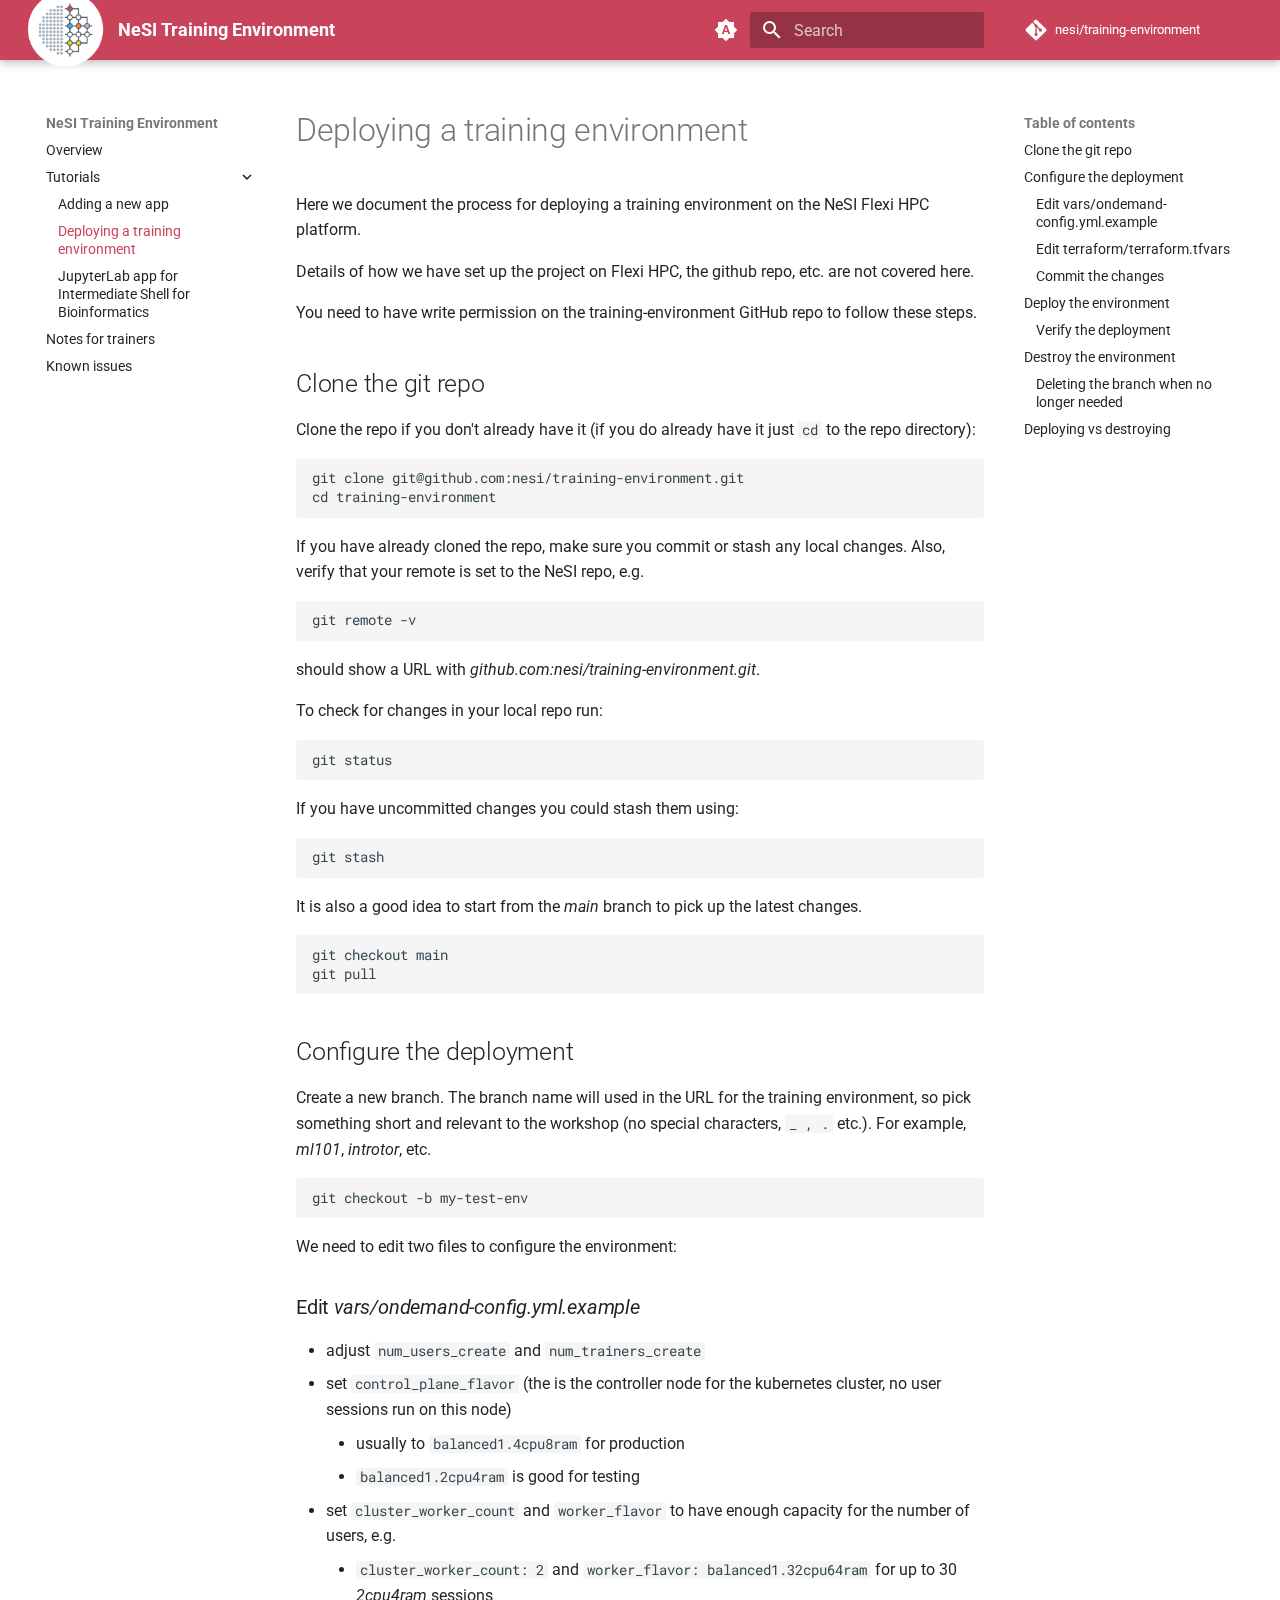
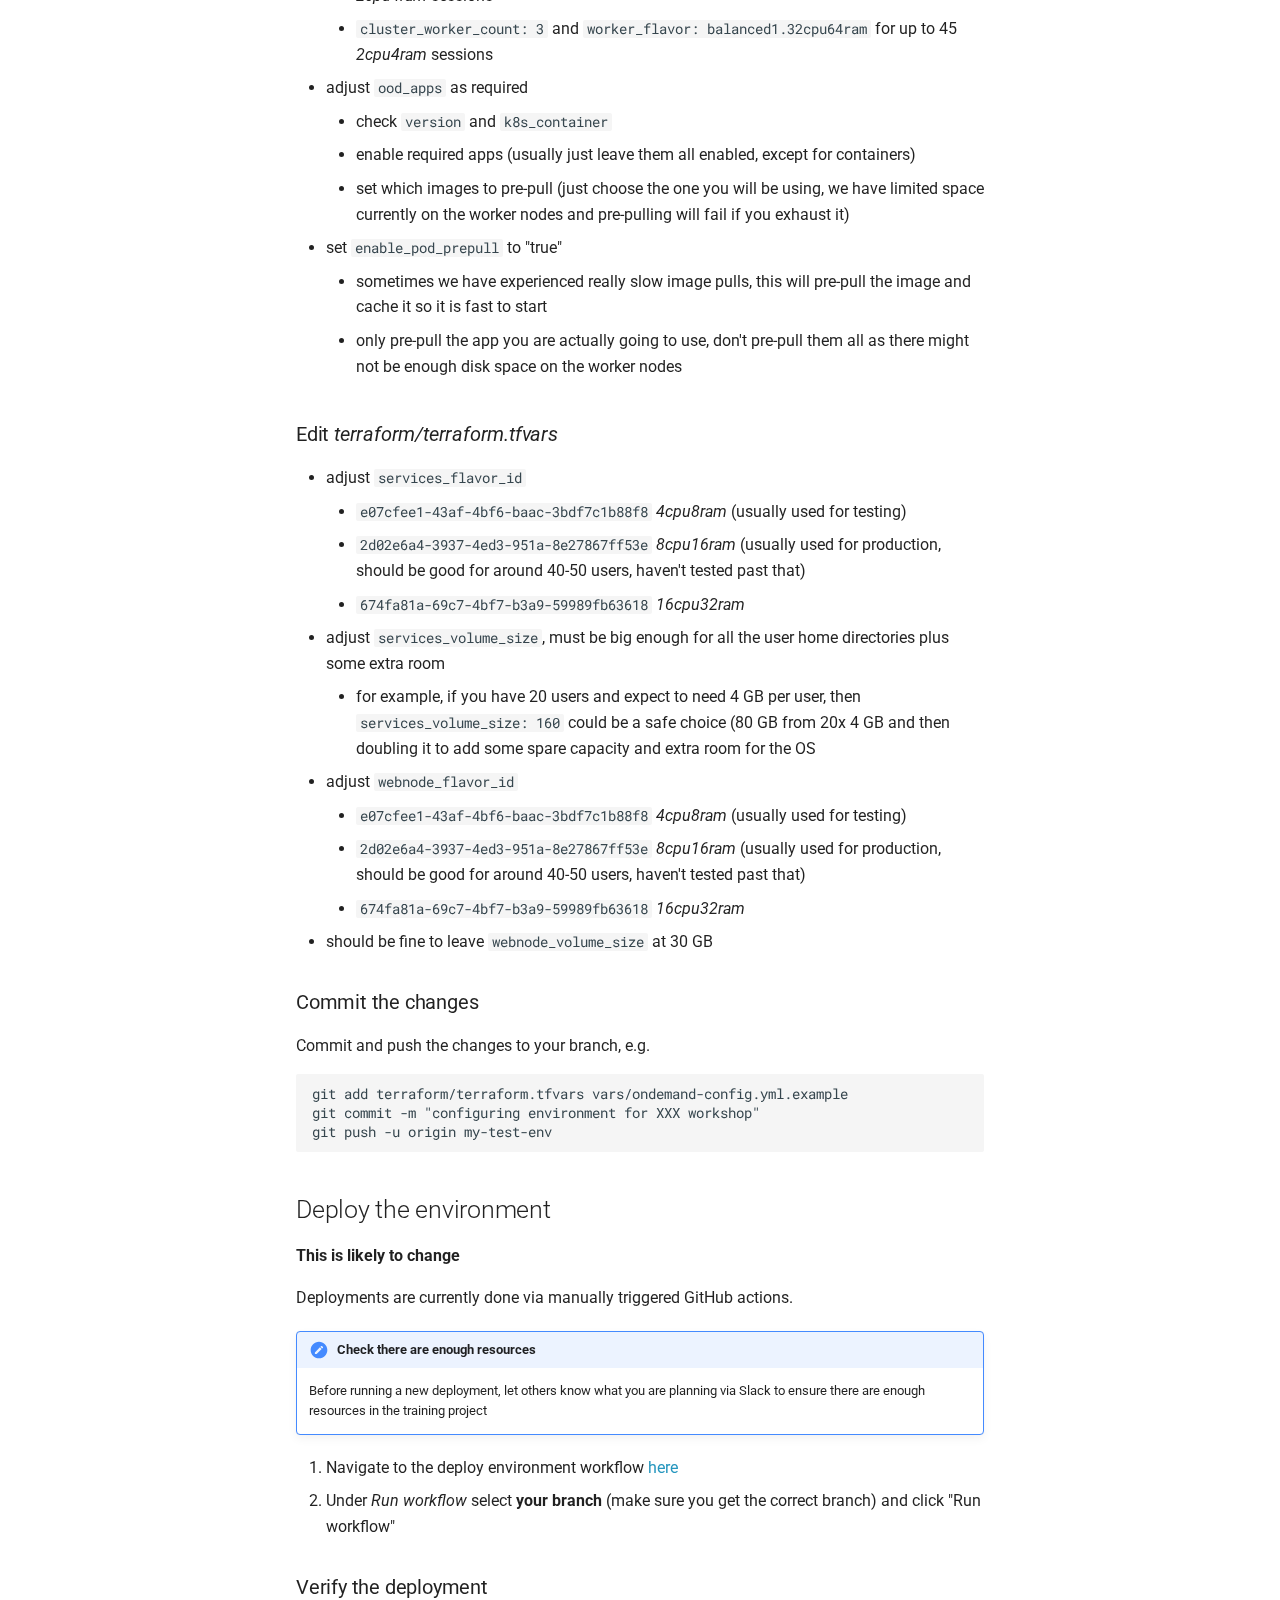
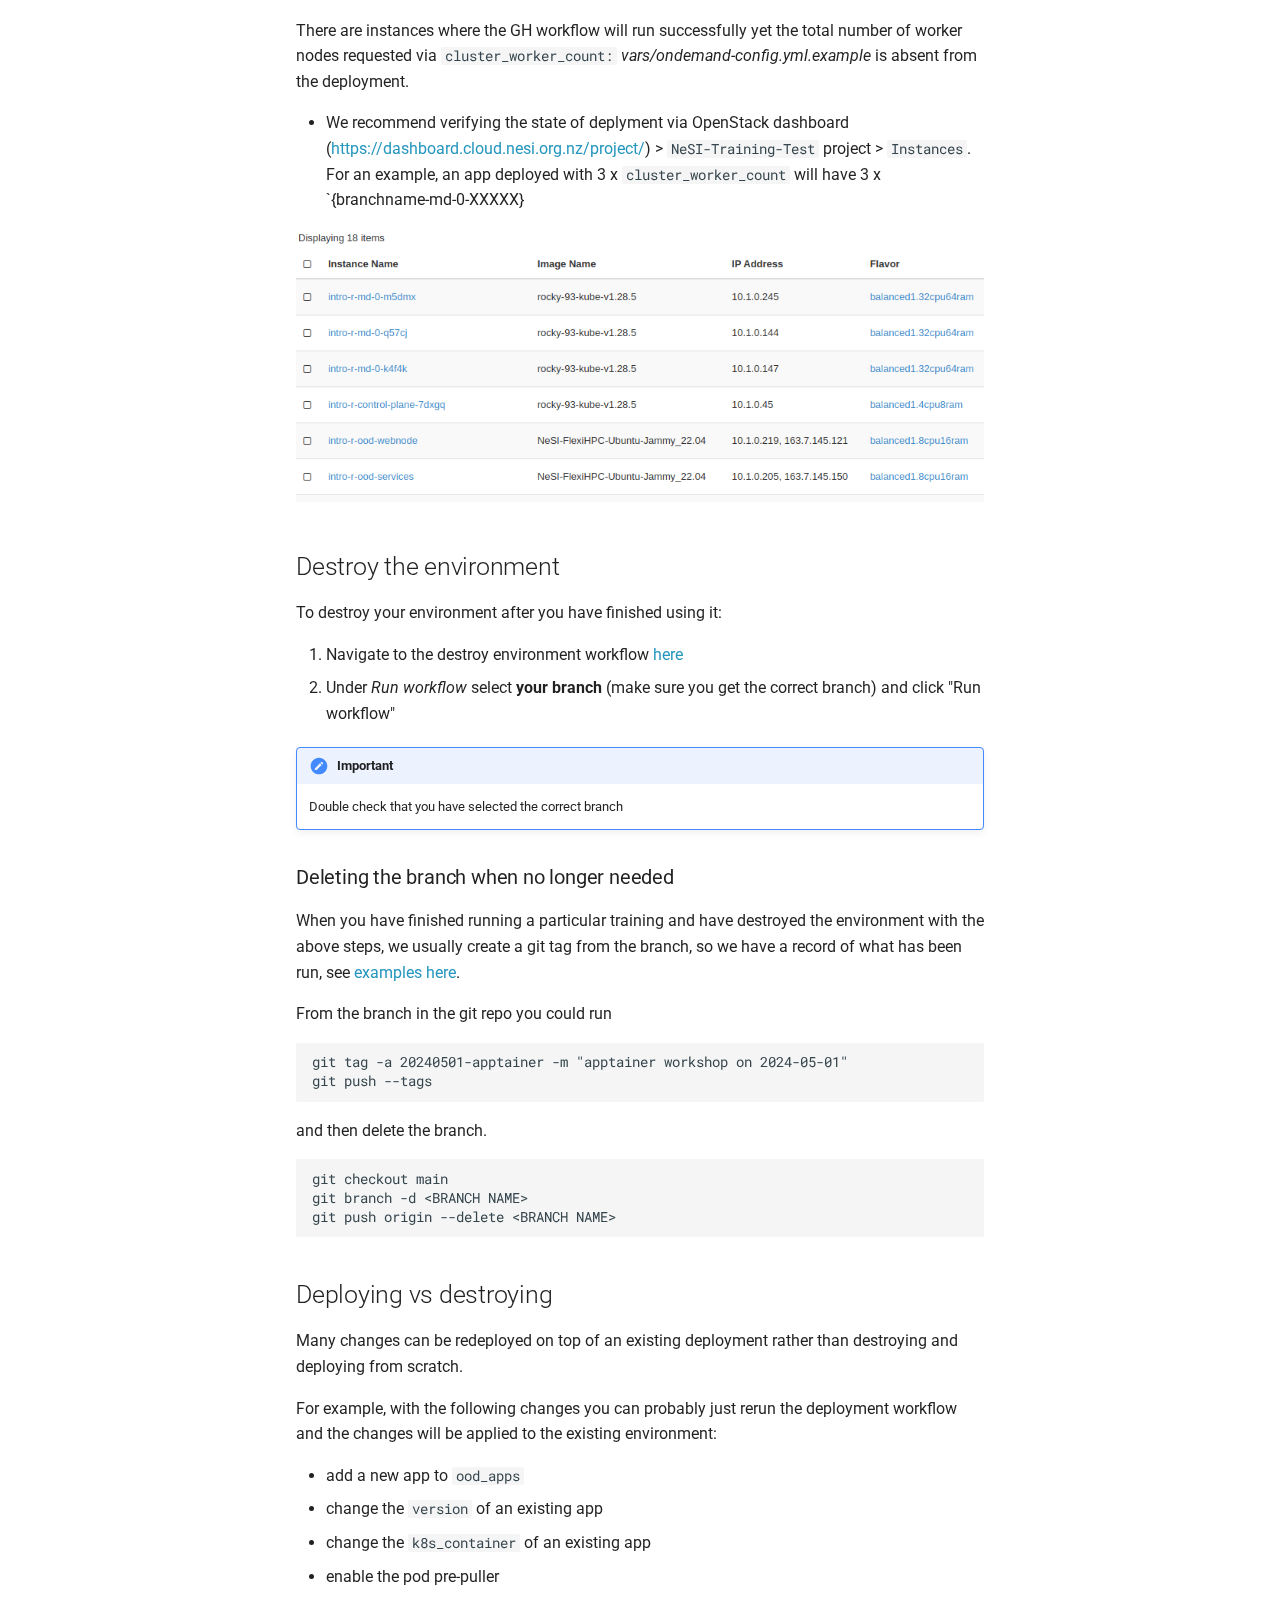
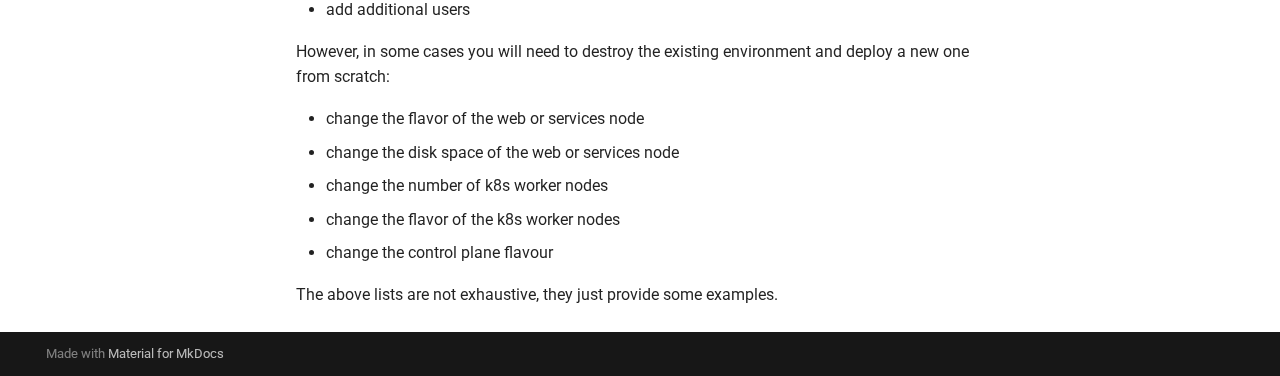
<file: tutorials/deployment-on-nesi/index.html>
<!doctype html>
<html lang="en" class="no-js">
  <head>
    
      <meta charset="utf-8">
      <meta name="viewport" content="width=device-width,initial-scale=1">
      
      
        <meta name="author" content="NeSI">
      
      
        <link rel="canonical" href="https://nesi.github.io/training-environment/tutorials/deployment-on-nesi/">
      
      
        <link rel="prev" href="../adding-new-app/">
      
      
        <link rel="next" href="../jupyterlab-app-for-intermediate-shell-for-bioinformatics/">
      
      
      <link rel="icon" href="../../images/nesi_logo.png">
      <meta name="generator" content="mkdocs-1.6.1, mkdocs-material-9.6.11">
    
    
      
        <title>Deploying a training environment - NeSI Training Environment</title>
      
    
    
      <link rel="stylesheet" href="../../assets/stylesheets/main.4af4bdda.min.css">
      
        
        <link rel="stylesheet" href="../../assets/stylesheets/palette.06af60db.min.css">
      
      


    
    
      
    
    
      
        
        
        <link rel="preconnect" href="https://fonts.gstatic.com" crossorigin>
        <link rel="stylesheet" href="https://fonts.googleapis.com/css?family=Roboto:300,300i,400,400i,700,700i%7CRoboto+Mono:400,400i,700,700i&display=fallback">
        <style>:root{--md-text-font:"Roboto";--md-code-font:"Roboto Mono"}</style>
      
    
    
      <link rel="stylesheet" href="../../stylesheets/extra.css">
    
    <script>__md_scope=new URL("../..",location),__md_hash=e=>[...e].reduce(((e,_)=>(e<<5)-e+_.charCodeAt(0)),0),__md_get=(e,_=localStorage,t=__md_scope)=>JSON.parse(_.getItem(t.pathname+"."+e)),__md_set=(e,_,t=localStorage,a=__md_scope)=>{try{t.setItem(a.pathname+"."+e,JSON.stringify(_))}catch(e){}}</script>
    
      

    
    
    
  </head>
  
  
    
    
      
    
    
    
    
    <body dir="ltr" data-md-color-scheme="default" data-md-color-primary="custom" data-md-color-accent="indigo">
  
    
    <input class="md-toggle" data-md-toggle="drawer" type="checkbox" id="__drawer" autocomplete="off">
    <input class="md-toggle" data-md-toggle="search" type="checkbox" id="__search" autocomplete="off">
    <label class="md-overlay" for="__drawer"></label>
    <div data-md-component="skip">
      
        
        <a href="#deploying-a-training-environment" class="md-skip">
          Skip to content
        </a>
      
    </div>
    <div data-md-component="announce">
      
    </div>
    
    
      

  

<header class="md-header md-header--shadow" data-md-component="header">
  <nav class="md-header__inner md-grid" aria-label="Header">
    <a href="../.." title="NeSI Training Environment" class="md-header__button md-logo" aria-label="NeSI Training Environment" data-md-component="logo">
      
  <img src="../../images/nesi_logo.png" alt="logo">

    </a>
    <label class="md-header__button md-icon" for="__drawer">
      
      <svg xmlns="http://www.w3.org/2000/svg" viewBox="0 0 24 24"><path d="M3 6h18v2H3zm0 5h18v2H3zm0 5h18v2H3z"/></svg>
    </label>
    <div class="md-header__title" data-md-component="header-title">
      <div class="md-header__ellipsis">
        <div class="md-header__topic">
          <span class="md-ellipsis">
            NeSI Training Environment
          </span>
        </div>
        <div class="md-header__topic" data-md-component="header-topic">
          <span class="md-ellipsis">
            
              Deploying a training environment
            
          </span>
        </div>
      </div>
    </div>
    
      
        <form class="md-header__option" data-md-component="palette">
  
    
    
    
    <input class="md-option" data-md-color-media="(prefers-color-scheme)" data-md-color-scheme="default" data-md-color-primary="custom" data-md-color-accent="indigo"  aria-label="Switch to light mode"  type="radio" name="__palette" id="__palette_0">
    
      <label class="md-header__button md-icon" title="Switch to light mode" for="__palette_1" hidden>
        <svg xmlns="http://www.w3.org/2000/svg" viewBox="0 0 24 24"><path d="m14.3 16-.7-2h-3.2l-.7 2H7.8L11 7h2l3.2 9zM20 8.69V4h-4.69L12 .69 8.69 4H4v4.69L.69 12 4 15.31V20h4.69L12 23.31 15.31 20H20v-4.69L23.31 12zm-9.15 3.96h2.3L12 9z"/></svg>
      </label>
    
  
    
    
    
    <input class="md-option" data-md-color-media="(prefers-color-scheme: light)" data-md-color-scheme="default" data-md-color-primary="custom" data-md-color-accent="indigo"  aria-label="Switch to dark mode"  type="radio" name="__palette" id="__palette_1">
    
      <label class="md-header__button md-icon" title="Switch to dark mode" for="__palette_2" hidden>
        <svg xmlns="http://www.w3.org/2000/svg" viewBox="0 0 24 24"><path d="M12 8a4 4 0 0 0-4 4 4 4 0 0 0 4 4 4 4 0 0 0 4-4 4 4 0 0 0-4-4m0 10a6 6 0 0 1-6-6 6 6 0 0 1 6-6 6 6 0 0 1 6 6 6 6 0 0 1-6 6m8-9.31V4h-4.69L12 .69 8.69 4H4v4.69L.69 12 4 15.31V20h4.69L12 23.31 15.31 20H20v-4.69L23.31 12z"/></svg>
      </label>
    
  
    
    
    
    <input class="md-option" data-md-color-media="(prefers-color-scheme: dark)" data-md-color-scheme="slate" data-md-color-primary="custom" data-md-color-accent="indigo"  aria-label="Switch to system preference"  type="radio" name="__palette" id="__palette_2">
    
      <label class="md-header__button md-icon" title="Switch to system preference" for="__palette_0" hidden>
        <svg xmlns="http://www.w3.org/2000/svg" viewBox="0 0 24 24"><path d="M12 18c-.89 0-1.74-.2-2.5-.55C11.56 16.5 13 14.42 13 12s-1.44-4.5-3.5-5.45C10.26 6.2 11.11 6 12 6a6 6 0 0 1 6 6 6 6 0 0 1-6 6m8-9.31V4h-4.69L12 .69 8.69 4H4v4.69L.69 12 4 15.31V20h4.69L12 23.31 15.31 20H20v-4.69L23.31 12z"/></svg>
      </label>
    
  
</form>
      
    
    
      <script>var palette=__md_get("__palette");if(palette&&palette.color){if("(prefers-color-scheme)"===palette.color.media){var media=matchMedia("(prefers-color-scheme: light)"),input=document.querySelector(media.matches?"[data-md-color-media='(prefers-color-scheme: light)']":"[data-md-color-media='(prefers-color-scheme: dark)']");palette.color.media=input.getAttribute("data-md-color-media"),palette.color.scheme=input.getAttribute("data-md-color-scheme"),palette.color.primary=input.getAttribute("data-md-color-primary"),palette.color.accent=input.getAttribute("data-md-color-accent")}for(var[key,value]of Object.entries(palette.color))document.body.setAttribute("data-md-color-"+key,value)}</script>
    
    
    
      
      
        <label class="md-header__button md-icon" for="__search">
          
          <svg xmlns="http://www.w3.org/2000/svg" viewBox="0 0 24 24"><path d="M9.5 3A6.5 6.5 0 0 1 16 9.5c0 1.61-.59 3.09-1.56 4.23l.27.27h.79l5 5-1.5 1.5-5-5v-.79l-.27-.27A6.52 6.52 0 0 1 9.5 16 6.5 6.5 0 0 1 3 9.5 6.5 6.5 0 0 1 9.5 3m0 2C7 5 5 7 5 9.5S7 14 9.5 14 14 12 14 9.5 12 5 9.5 5"/></svg>
        </label>
        <div class="md-search" data-md-component="search" role="dialog">
  <label class="md-search__overlay" for="__search"></label>
  <div class="md-search__inner" role="search">
    <form class="md-search__form" name="search">
      <input type="text" class="md-search__input" name="query" aria-label="Search" placeholder="Search" autocapitalize="off" autocorrect="off" autocomplete="off" spellcheck="false" data-md-component="search-query" required>
      <label class="md-search__icon md-icon" for="__search">
        
        <svg xmlns="http://www.w3.org/2000/svg" viewBox="0 0 24 24"><path d="M9.5 3A6.5 6.5 0 0 1 16 9.5c0 1.61-.59 3.09-1.56 4.23l.27.27h.79l5 5-1.5 1.5-5-5v-.79l-.27-.27A6.52 6.52 0 0 1 9.5 16 6.5 6.5 0 0 1 3 9.5 6.5 6.5 0 0 1 9.5 3m0 2C7 5 5 7 5 9.5S7 14 9.5 14 14 12 14 9.5 12 5 9.5 5"/></svg>
        
        <svg xmlns="http://www.w3.org/2000/svg" viewBox="0 0 24 24"><path d="M20 11v2H8l5.5 5.5-1.42 1.42L4.16 12l7.92-7.92L13.5 5.5 8 11z"/></svg>
      </label>
      <nav class="md-search__options" aria-label="Search">
        
        <button type="reset" class="md-search__icon md-icon" title="Clear" aria-label="Clear" tabindex="-1">
          
          <svg xmlns="http://www.w3.org/2000/svg" viewBox="0 0 24 24"><path d="M19 6.41 17.59 5 12 10.59 6.41 5 5 6.41 10.59 12 5 17.59 6.41 19 12 13.41 17.59 19 19 17.59 13.41 12z"/></svg>
        </button>
      </nav>
      
    </form>
    <div class="md-search__output">
      <div class="md-search__scrollwrap" tabindex="0" data-md-scrollfix>
        <div class="md-search-result" data-md-component="search-result">
          <div class="md-search-result__meta">
            Initializing search
          </div>
          <ol class="md-search-result__list" role="presentation"></ol>
        </div>
      </div>
    </div>
  </div>
</div>
      
    
    
      <div class="md-header__source">
        <a href="https://github.com/nesi/training-environment" title="Go to repository" class="md-source" data-md-component="source">
  <div class="md-source__icon md-icon">
    
    <svg xmlns="http://www.w3.org/2000/svg" viewBox="0 0 448 512"><!--! Font Awesome Free 6.7.2 by @fontawesome - https://fontawesome.com License - https://fontawesome.com/license/free (Icons: CC BY 4.0, Fonts: SIL OFL 1.1, Code: MIT License) Copyright 2024 Fonticons, Inc.--><path d="M439.55 236.05 244 40.45a28.87 28.87 0 0 0-40.81 0l-40.66 40.63 51.52 51.52c27.06-9.14 52.68 16.77 43.39 43.68l49.66 49.66c34.23-11.8 61.18 31 35.47 56.69-26.49 26.49-70.21-2.87-56-37.34L240.22 199v121.85c25.3 12.54 22.26 41.85 9.08 55a34.34 34.34 0 0 1-48.55 0c-17.57-17.6-11.07-46.91 11.25-56v-123c-20.8-8.51-24.6-30.74-18.64-45L142.57 101 8.45 235.14a28.86 28.86 0 0 0 0 40.81l195.61 195.6a28.86 28.86 0 0 0 40.8 0l194.69-194.69a28.86 28.86 0 0 0 0-40.81"/></svg>
  </div>
  <div class="md-source__repository">
    nesi/training-environment
  </div>
</a>
      </div>
    
  </nav>
  
</header>
    
    <div class="md-container" data-md-component="container">
      
      
        
          
        
      
      <main class="md-main" data-md-component="main">
        <div class="md-main__inner md-grid">
          
            
              
              <div class="md-sidebar md-sidebar--primary" data-md-component="sidebar" data-md-type="navigation" >
                <div class="md-sidebar__scrollwrap">
                  <div class="md-sidebar__inner">
                    



<nav class="md-nav md-nav--primary" aria-label="Navigation" data-md-level="0">
  <label class="md-nav__title" for="__drawer">
    <a href="../.." title="NeSI Training Environment" class="md-nav__button md-logo" aria-label="NeSI Training Environment" data-md-component="logo">
      
  <img src="../../images/nesi_logo.png" alt="logo">

    </a>
    NeSI Training Environment
  </label>
  
    <div class="md-nav__source">
      <a href="https://github.com/nesi/training-environment" title="Go to repository" class="md-source" data-md-component="source">
  <div class="md-source__icon md-icon">
    
    <svg xmlns="http://www.w3.org/2000/svg" viewBox="0 0 448 512"><!--! Font Awesome Free 6.7.2 by @fontawesome - https://fontawesome.com License - https://fontawesome.com/license/free (Icons: CC BY 4.0, Fonts: SIL OFL 1.1, Code: MIT License) Copyright 2024 Fonticons, Inc.--><path d="M439.55 236.05 244 40.45a28.87 28.87 0 0 0-40.81 0l-40.66 40.63 51.52 51.52c27.06-9.14 52.68 16.77 43.39 43.68l49.66 49.66c34.23-11.8 61.18 31 35.47 56.69-26.49 26.49-70.21-2.87-56-37.34L240.22 199v121.85c25.3 12.54 22.26 41.85 9.08 55a34.34 34.34 0 0 1-48.55 0c-17.57-17.6-11.07-46.91 11.25-56v-123c-20.8-8.51-24.6-30.74-18.64-45L142.57 101 8.45 235.14a28.86 28.86 0 0 0 0 40.81l195.61 195.6a28.86 28.86 0 0 0 40.8 0l194.69-194.69a28.86 28.86 0 0 0 0-40.81"/></svg>
  </div>
  <div class="md-source__repository">
    nesi/training-environment
  </div>
</a>
    </div>
  
  <ul class="md-nav__list" data-md-scrollfix>
    
      
      
  
  
  
  
    <li class="md-nav__item">
      <a href="../.." class="md-nav__link">
        
  
  
  <span class="md-ellipsis">
    Overview
    
  </span>
  

      </a>
    </li>
  

    
      
      
  
  
    
  
  
  
    
    
    
    
    
    <li class="md-nav__item md-nav__item--active md-nav__item--nested">
      
        
        
        <input class="md-nav__toggle md-toggle " type="checkbox" id="__nav_2" checked>
        
          
          <label class="md-nav__link" for="__nav_2" id="__nav_2_label" tabindex="0">
            
  
  
  <span class="md-ellipsis">
    Tutorials
    
  </span>
  

            <span class="md-nav__icon md-icon"></span>
          </label>
        
        <nav class="md-nav" data-md-level="1" aria-labelledby="__nav_2_label" aria-expanded="true">
          <label class="md-nav__title" for="__nav_2">
            <span class="md-nav__icon md-icon"></span>
            Tutorials
          </label>
          <ul class="md-nav__list" data-md-scrollfix>
            
              
                
  
  
  
  
    <li class="md-nav__item">
      <a href="../adding-new-app/" class="md-nav__link">
        
  
  
  <span class="md-ellipsis">
    Adding a new app
    
  </span>
  

      </a>
    </li>
  

              
            
              
                
  
  
    
  
  
  
    <li class="md-nav__item md-nav__item--active">
      
      <input class="md-nav__toggle md-toggle" type="checkbox" id="__toc">
      
      
        
      
      
        <label class="md-nav__link md-nav__link--active" for="__toc">
          
  
  
  <span class="md-ellipsis">
    Deploying a training environment
    
  </span>
  

          <span class="md-nav__icon md-icon"></span>
        </label>
      
      <a href="./" class="md-nav__link md-nav__link--active">
        
  
  
  <span class="md-ellipsis">
    Deploying a training environment
    
  </span>
  

      </a>
      
        

<nav class="md-nav md-nav--secondary" aria-label="Table of contents">
  
  
  
    
  
  
    <label class="md-nav__title" for="__toc">
      <span class="md-nav__icon md-icon"></span>
      Table of contents
    </label>
    <ul class="md-nav__list" data-md-component="toc" data-md-scrollfix>
      
        <li class="md-nav__item">
  <a href="#clone-the-git-repo" class="md-nav__link">
    <span class="md-ellipsis">
      Clone the git repo
    </span>
  </a>
  
</li>
      
        <li class="md-nav__item">
  <a href="#configure-the-deployment" class="md-nav__link">
    <span class="md-ellipsis">
      Configure the deployment
    </span>
  </a>
  
    <nav class="md-nav" aria-label="Configure the deployment">
      <ul class="md-nav__list">
        
          <li class="md-nav__item">
  <a href="#edit-varsondemand-configymlexample" class="md-nav__link">
    <span class="md-ellipsis">
      Edit vars/ondemand-config.yml.example
    </span>
  </a>
  
</li>
        
          <li class="md-nav__item">
  <a href="#edit-terraformterraformtfvars" class="md-nav__link">
    <span class="md-ellipsis">
      Edit terraform/terraform.tfvars
    </span>
  </a>
  
</li>
        
          <li class="md-nav__item">
  <a href="#commit-the-changes" class="md-nav__link">
    <span class="md-ellipsis">
      Commit the changes
    </span>
  </a>
  
</li>
        
      </ul>
    </nav>
  
</li>
      
        <li class="md-nav__item">
  <a href="#deploy-the-environment" class="md-nav__link">
    <span class="md-ellipsis">
      Deploy the environment
    </span>
  </a>
  
    <nav class="md-nav" aria-label="Deploy the environment">
      <ul class="md-nav__list">
        
          <li class="md-nav__item">
  <a href="#verify-the-deployment" class="md-nav__link">
    <span class="md-ellipsis">
      Verify the deployment
    </span>
  </a>
  
</li>
        
      </ul>
    </nav>
  
</li>
      
        <li class="md-nav__item">
  <a href="#destroy-the-environment" class="md-nav__link">
    <span class="md-ellipsis">
      Destroy the environment
    </span>
  </a>
  
    <nav class="md-nav" aria-label="Destroy the environment">
      <ul class="md-nav__list">
        
          <li class="md-nav__item">
  <a href="#deleting-the-branch-when-no-longer-needed" class="md-nav__link">
    <span class="md-ellipsis">
      Deleting the branch when no longer needed
    </span>
  </a>
  
</li>
        
      </ul>
    </nav>
  
</li>
      
        <li class="md-nav__item">
  <a href="#deploying-vs-destroying" class="md-nav__link">
    <span class="md-ellipsis">
      Deploying vs destroying
    </span>
  </a>
  
</li>
      
    </ul>
  
</nav>
      
    </li>
  

              
            
              
                
  
  
  
  
    <li class="md-nav__item">
      <a href="../jupyterlab-app-for-intermediate-shell-for-bioinformatics/" class="md-nav__link">
        
  
  
  <span class="md-ellipsis">
    JupyterLab app for Intermediate Shell for Bioinformatics
    
  </span>
  

      </a>
    </li>
  

              
            
          </ul>
        </nav>
      
    </li>
  

    
      
      
  
  
  
  
    <li class="md-nav__item">
      <a href="../../notes-for-trainers/" class="md-nav__link">
        
  
  
  <span class="md-ellipsis">
    Notes for trainers
    
  </span>
  

      </a>
    </li>
  

    
      
      
  
  
  
  
    <li class="md-nav__item">
      <a href="../../known-issues/" class="md-nav__link">
        
  
  
  <span class="md-ellipsis">
    Known issues
    
  </span>
  

      </a>
    </li>
  

    
  </ul>
</nav>
                  </div>
                </div>
              </div>
            
            
              
              <div class="md-sidebar md-sidebar--secondary" data-md-component="sidebar" data-md-type="toc" >
                <div class="md-sidebar__scrollwrap">
                  <div class="md-sidebar__inner">
                    

<nav class="md-nav md-nav--secondary" aria-label="Table of contents">
  
  
  
    
  
  
    <label class="md-nav__title" for="__toc">
      <span class="md-nav__icon md-icon"></span>
      Table of contents
    </label>
    <ul class="md-nav__list" data-md-component="toc" data-md-scrollfix>
      
        <li class="md-nav__item">
  <a href="#clone-the-git-repo" class="md-nav__link">
    <span class="md-ellipsis">
      Clone the git repo
    </span>
  </a>
  
</li>
      
        <li class="md-nav__item">
  <a href="#configure-the-deployment" class="md-nav__link">
    <span class="md-ellipsis">
      Configure the deployment
    </span>
  </a>
  
    <nav class="md-nav" aria-label="Configure the deployment">
      <ul class="md-nav__list">
        
          <li class="md-nav__item">
  <a href="#edit-varsondemand-configymlexample" class="md-nav__link">
    <span class="md-ellipsis">
      Edit vars/ondemand-config.yml.example
    </span>
  </a>
  
</li>
        
          <li class="md-nav__item">
  <a href="#edit-terraformterraformtfvars" class="md-nav__link">
    <span class="md-ellipsis">
      Edit terraform/terraform.tfvars
    </span>
  </a>
  
</li>
        
          <li class="md-nav__item">
  <a href="#commit-the-changes" class="md-nav__link">
    <span class="md-ellipsis">
      Commit the changes
    </span>
  </a>
  
</li>
        
      </ul>
    </nav>
  
</li>
      
        <li class="md-nav__item">
  <a href="#deploy-the-environment" class="md-nav__link">
    <span class="md-ellipsis">
      Deploy the environment
    </span>
  </a>
  
    <nav class="md-nav" aria-label="Deploy the environment">
      <ul class="md-nav__list">
        
          <li class="md-nav__item">
  <a href="#verify-the-deployment" class="md-nav__link">
    <span class="md-ellipsis">
      Verify the deployment
    </span>
  </a>
  
</li>
        
      </ul>
    </nav>
  
</li>
      
        <li class="md-nav__item">
  <a href="#destroy-the-environment" class="md-nav__link">
    <span class="md-ellipsis">
      Destroy the environment
    </span>
  </a>
  
    <nav class="md-nav" aria-label="Destroy the environment">
      <ul class="md-nav__list">
        
          <li class="md-nav__item">
  <a href="#deleting-the-branch-when-no-longer-needed" class="md-nav__link">
    <span class="md-ellipsis">
      Deleting the branch when no longer needed
    </span>
  </a>
  
</li>
        
      </ul>
    </nav>
  
</li>
      
        <li class="md-nav__item">
  <a href="#deploying-vs-destroying" class="md-nav__link">
    <span class="md-ellipsis">
      Deploying vs destroying
    </span>
  </a>
  
</li>
      
    </ul>
  
</nav>
                  </div>
                </div>
              </div>
            
          
          
            <div class="md-content" data-md-component="content">
              <article class="md-content__inner md-typeset">
                
                  


  
  


<h1 id="deploying-a-training-environment">Deploying a training environment</h1>
<p>Here we document the process for deploying a training environment on the NeSI Flexi HPC platform.</p>
<p>Details of how we have set up the project on Flexi HPC, the github repo, etc. are not covered here.</p>
<p>You need to have write permission on the training-environment GitHub repo to follow these steps.</p>
<h2 id="clone-the-git-repo">Clone the git repo</h2>
<p>Clone the repo if you don't already have it (if you do already have it just <code>cd</code> to the repo directory):</p>
<div class="language-text highlight"><pre><span></span><code><span id="__span-0-1"><a id="__codelineno-0-1" name="__codelineno-0-1" href="#__codelineno-0-1"></a>git clone git@github.com:nesi/training-environment.git
</span><span id="__span-0-2"><a id="__codelineno-0-2" name="__codelineno-0-2" href="#__codelineno-0-2"></a>cd training-environment
</span></code></pre></div>
<p>If you have already cloned the repo, make sure you commit or stash any local changes.
Also, verify that your remote is set to the NeSI repo, e.g.</p>
<div class="language-text highlight"><pre><span></span><code><span id="__span-1-1"><a id="__codelineno-1-1" name="__codelineno-1-1" href="#__codelineno-1-1"></a>git remote -v
</span></code></pre></div>
<p>should show a URL with <em>github.com:nesi/training-environment.git</em>.</p>
<p>To check for changes in your local repo run:</p>
<div class="language-text highlight"><pre><span></span><code><span id="__span-2-1"><a id="__codelineno-2-1" name="__codelineno-2-1" href="#__codelineno-2-1"></a>git status
</span></code></pre></div>
<p>If you have uncommitted changes you could stash them using:</p>
<div class="language-text highlight"><pre><span></span><code><span id="__span-3-1"><a id="__codelineno-3-1" name="__codelineno-3-1" href="#__codelineno-3-1"></a>git stash
</span></code></pre></div>
<p>It is also a good idea to start from the <em>main</em> branch to pick up the latest changes.</p>
<div class="language-text highlight"><pre><span></span><code><span id="__span-4-1"><a id="__codelineno-4-1" name="__codelineno-4-1" href="#__codelineno-4-1"></a>git checkout main
</span><span id="__span-4-2"><a id="__codelineno-4-2" name="__codelineno-4-2" href="#__codelineno-4-2"></a>git pull
</span></code></pre></div>
<h2 id="configure-the-deployment">Configure the deployment</h2>
<p>Create a new branch. The branch name will used in the URL for the training environment, so pick something short and relevant to the workshop (no special characters, <code>_ , .</code> etc.). For example, <em>ml101</em>, <em>introtor</em>, etc.</p>
<div class="language-text highlight"><pre><span></span><code><span id="__span-5-1"><a id="__codelineno-5-1" name="__codelineno-5-1" href="#__codelineno-5-1"></a>git checkout -b my-test-env
</span></code></pre></div>
<p>We need to edit two files to configure the environment:</p>
<h3 id="edit-varsondemand-configymlexample">Edit <em>vars/ondemand-config.yml.example</em></h3>
<ul>
<li>adjust <code>num_users_create</code> and <code>num_trainers_create</code></li>
<li>set <code>control_plane_flavor</code> (the is the controller node for the kubernetes cluster, no user sessions run on this node)<ul>
<li>usually to <code>balanced1.4cpu8ram</code> for production</li>
<li><code>balanced1.2cpu4ram</code> is good for testing</li>
</ul>
</li>
<li>set <code>cluster_worker_count</code> and <code>worker_flavor</code> to have enough capacity for the number of users, e.g.<ul>
<li><code>cluster_worker_count: 2</code> and <code>worker_flavor: balanced1.32cpu64ram</code> for up to 30 <em>2cpu4ram</em> sessions</li>
<li><code>cluster_worker_count: 3</code> and <code>worker_flavor: balanced1.32cpu64ram</code> for up to 45 <em>2cpu4ram</em> sessions</li>
</ul>
</li>
<li>adjust <code>ood_apps</code> as required<ul>
<li>check <code>version</code> and <code>k8s_container</code></li>
<li>enable required apps (usually just leave them all enabled, except for containers)</li>
<li>set which images to pre-pull (just choose the one you will be using, we have limited space currently on the worker nodes and pre-pulling will fail if you exhaust it)</li>
</ul>
</li>
<li>set <code>enable_pod_prepull</code> to "true"<ul>
<li>sometimes we have experienced really slow image pulls, this will pre-pull the image and cache it so it is fast to start</li>
<li>only pre-pull the app you are actually going to use, don't pre-pull them all as there might not be enough disk space on the worker nodes</li>
</ul>
</li>
</ul>
<h3 id="edit-terraformterraformtfvars">Edit <em>terraform/terraform.tfvars</em></h3>
<ul>
<li>adjust <code>services_flavor_id</code><ul>
<li><code>e07cfee1-43af-4bf6-baac-3bdf7c1b88f8</code> <em>4cpu8ram</em> (usually used for testing)</li>
<li><code>2d02e6a4-3937-4ed3-951a-8e27867ff53e</code> <em>8cpu16ram</em> (usually used for production, should be good for around 40-50 users, haven't tested past that)</li>
<li><code>674fa81a-69c7-4bf7-b3a9-59989fb63618</code> <em>16cpu32ram</em></li>
</ul>
</li>
<li>adjust <code>services_volume_size</code>, must be big enough for all the user home directories plus some extra room<ul>
<li>for example, if you have 20 users and expect to need 4 GB per user, then <code>services_volume_size: 160</code> could be a safe choice (80 GB from 20x 4 GB and then doubling it to add some spare capacity and extra room for the OS</li>
</ul>
</li>
<li>adjust <code>webnode_flavor_id</code><ul>
<li><code>e07cfee1-43af-4bf6-baac-3bdf7c1b88f8</code> <em>4cpu8ram</em> (usually used for testing)</li>
<li><code>2d02e6a4-3937-4ed3-951a-8e27867ff53e</code> <em>8cpu16ram</em> (usually used for production, should be good for around 40-50 users, haven't tested past that)</li>
<li><code>674fa81a-69c7-4bf7-b3a9-59989fb63618</code> <em>16cpu32ram</em></li>
</ul>
</li>
<li>should be fine to leave <code>webnode_volume_size</code> at 30 GB</li>
</ul>
<h3 id="commit-the-changes">Commit the changes</h3>
<p>Commit and push the changes to your branch, e.g.</p>
<div class="language-text highlight"><pre><span></span><code><span id="__span-6-1"><a id="__codelineno-6-1" name="__codelineno-6-1" href="#__codelineno-6-1"></a>git add terraform/terraform.tfvars vars/ondemand-config.yml.example
</span><span id="__span-6-2"><a id="__codelineno-6-2" name="__codelineno-6-2" href="#__codelineno-6-2"></a>git commit -m &quot;configuring environment for XXX workshop&quot;
</span><span id="__span-6-3"><a id="__codelineno-6-3" name="__codelineno-6-3" href="#__codelineno-6-3"></a>git push -u origin my-test-env
</span></code></pre></div>
<h2 id="deploy-the-environment">Deploy the environment</h2>
<p><strong>This is likely to change</strong></p>
<p>Deployments are currently done via manually triggered GitHub actions.</p>
<div class="admonition important">
<p class="admonition-title">Check there are enough resources</p>
<p>Before running a new deployment, let others know what you are planning via Slack to ensure there are enough resources in the training project</p>
</div>
<ol>
<li>Navigate to the deploy environment workflow <a href="https://github.com/nesi/training-environment/actions/workflows/deploy.yml">here</a></li>
<li>Under <em>Run workflow</em> select <strong>your branch</strong> (make sure you get the correct branch) and click "Run workflow"</li>
</ol>
<h3 id="verify-the-deployment">Verify the deployment</h3>
<p>There are instances where the GH workflow will run successfully yet the total number of worker nodes requested via <code>cluster_worker_count:</code> <em>vars/ondemand-config.yml.example</em> is absent from the deployment. </p>
<ul>
<li>We recommend verifying the state of deplyment via OpenStack dashboard  (<a href="https://dashboard.cloud.nesi.org.nz/project/">https://dashboard.cloud.nesi.org.nz/project/</a>) &gt; <code>NeSI-Training-Test</code> project &gt; <code>Instances</code>. For an example, an app deployed with 3 x <code>cluster_worker_count</code> will have 3 x `{branchname-md-0-XXXXX}</li>
</ul>
<p><img alt="image" src="../../images/openstack-dashboard-nodes.png" /></p>
<h2 id="destroy-the-environment">Destroy the environment</h2>
<p>To destroy your environment after you have finished using it:</p>
<ol>
<li>Navigate to the destroy environment workflow <a href="https://github.com/nesi/training-environment/actions/workflows/destroy.yml">here</a></li>
<li>Under <em>Run workflow</em> select <strong>your branch</strong> (make sure you get the correct branch) and click "Run workflow"</li>
</ol>
<div class="admonition important">
<p class="admonition-title">Important</p>
<p>Double check that you have selected the correct branch</p>
</div>
<h3 id="deleting-the-branch-when-no-longer-needed">Deleting the branch when no longer needed</h3>
<p>When you have finished running a particular training and have destroyed the environment with the above steps, we usually create a git tag from the branch, so we have a record of what has been run, see <a href="https://github.com/nesi/training-environment/tags">examples here</a>.</p>
<p>From the branch in the git repo you could run</p>
<div class="language-text highlight"><pre><span></span><code><span id="__span-7-1"><a id="__codelineno-7-1" name="__codelineno-7-1" href="#__codelineno-7-1"></a>git tag -a 20240501-apptainer -m &quot;apptainer workshop on 2024-05-01&quot;
</span><span id="__span-7-2"><a id="__codelineno-7-2" name="__codelineno-7-2" href="#__codelineno-7-2"></a>git push --tags
</span></code></pre></div>
<p>and then delete the branch.
<div class="language-text highlight"><pre><span></span><code><span id="__span-8-1"><a id="__codelineno-8-1" name="__codelineno-8-1" href="#__codelineno-8-1"></a>git checkout main
</span><span id="__span-8-2"><a id="__codelineno-8-2" name="__codelineno-8-2" href="#__codelineno-8-2"></a>git branch -d &lt;BRANCH NAME&gt;
</span><span id="__span-8-3"><a id="__codelineno-8-3" name="__codelineno-8-3" href="#__codelineno-8-3"></a>git push origin --delete &lt;BRANCH NAME&gt;
</span></code></pre></div></p>
<h2 id="deploying-vs-destroying">Deploying vs destroying</h2>
<p>Many changes can be redeployed on top of an existing deployment rather than destroying and deploying from scratch.</p>
<p>For example, with the following changes you can probably just rerun the deployment workflow and the changes will be applied to the existing environment:</p>
<ul>
<li>add a new app to <code>ood_apps</code></li>
<li>change the <code>version</code> of an existing app</li>
<li>change the <code>k8s_container</code> of an existing app</li>
<li>enable the pod pre-puller</li>
<li>add additional users</li>
</ul>
<p>However, in some cases you will need to destroy the existing environment and deploy a new one from scratch:</p>
<ul>
<li>change the flavor of the web or services node</li>
<li>change the disk space of the web or services node</li>
<li>change the number of k8s worker nodes</li>
<li>change the flavor of the k8s worker nodes</li>
<li>change the control plane flavour</li>
</ul>
<p>The above lists are not exhaustive, they just provide some examples.</p>












                
              </article>
            </div>
          
          
<script>var target=document.getElementById(location.hash.slice(1));target&&target.name&&(target.checked=target.name.startsWith("__tabbed_"))</script>
        </div>
        
      </main>
      
        <footer class="md-footer">
  
  <div class="md-footer-meta md-typeset">
    <div class="md-footer-meta__inner md-grid">
      <div class="md-copyright">
  
  
    Made with
    <a href="https://squidfunk.github.io/mkdocs-material/" target="_blank" rel="noopener">
      Material for MkDocs
    </a>
  
</div>
      
    </div>
  </div>
</footer>
      
    </div>
    <div class="md-dialog" data-md-component="dialog">
      <div class="md-dialog__inner md-typeset"></div>
    </div>
    
    
    
      
      <script id="__config" type="application/json">{"base": "../..", "features": ["navigation.expand"], "search": "../../assets/javascripts/workers/search.f8cc74c7.min.js", "tags": null, "translations": {"clipboard.copied": "Copied to clipboard", "clipboard.copy": "Copy to clipboard", "search.result.more.one": "1 more on this page", "search.result.more.other": "# more on this page", "search.result.none": "No matching documents", "search.result.one": "1 matching document", "search.result.other": "# matching documents", "search.result.placeholder": "Type to start searching", "search.result.term.missing": "Missing", "select.version": "Select version"}, "version": null}</script>
    
    
      <script src="../../assets/javascripts/bundle.c8b220af.min.js"></script>
      
    
  </body>
</html>
</file>
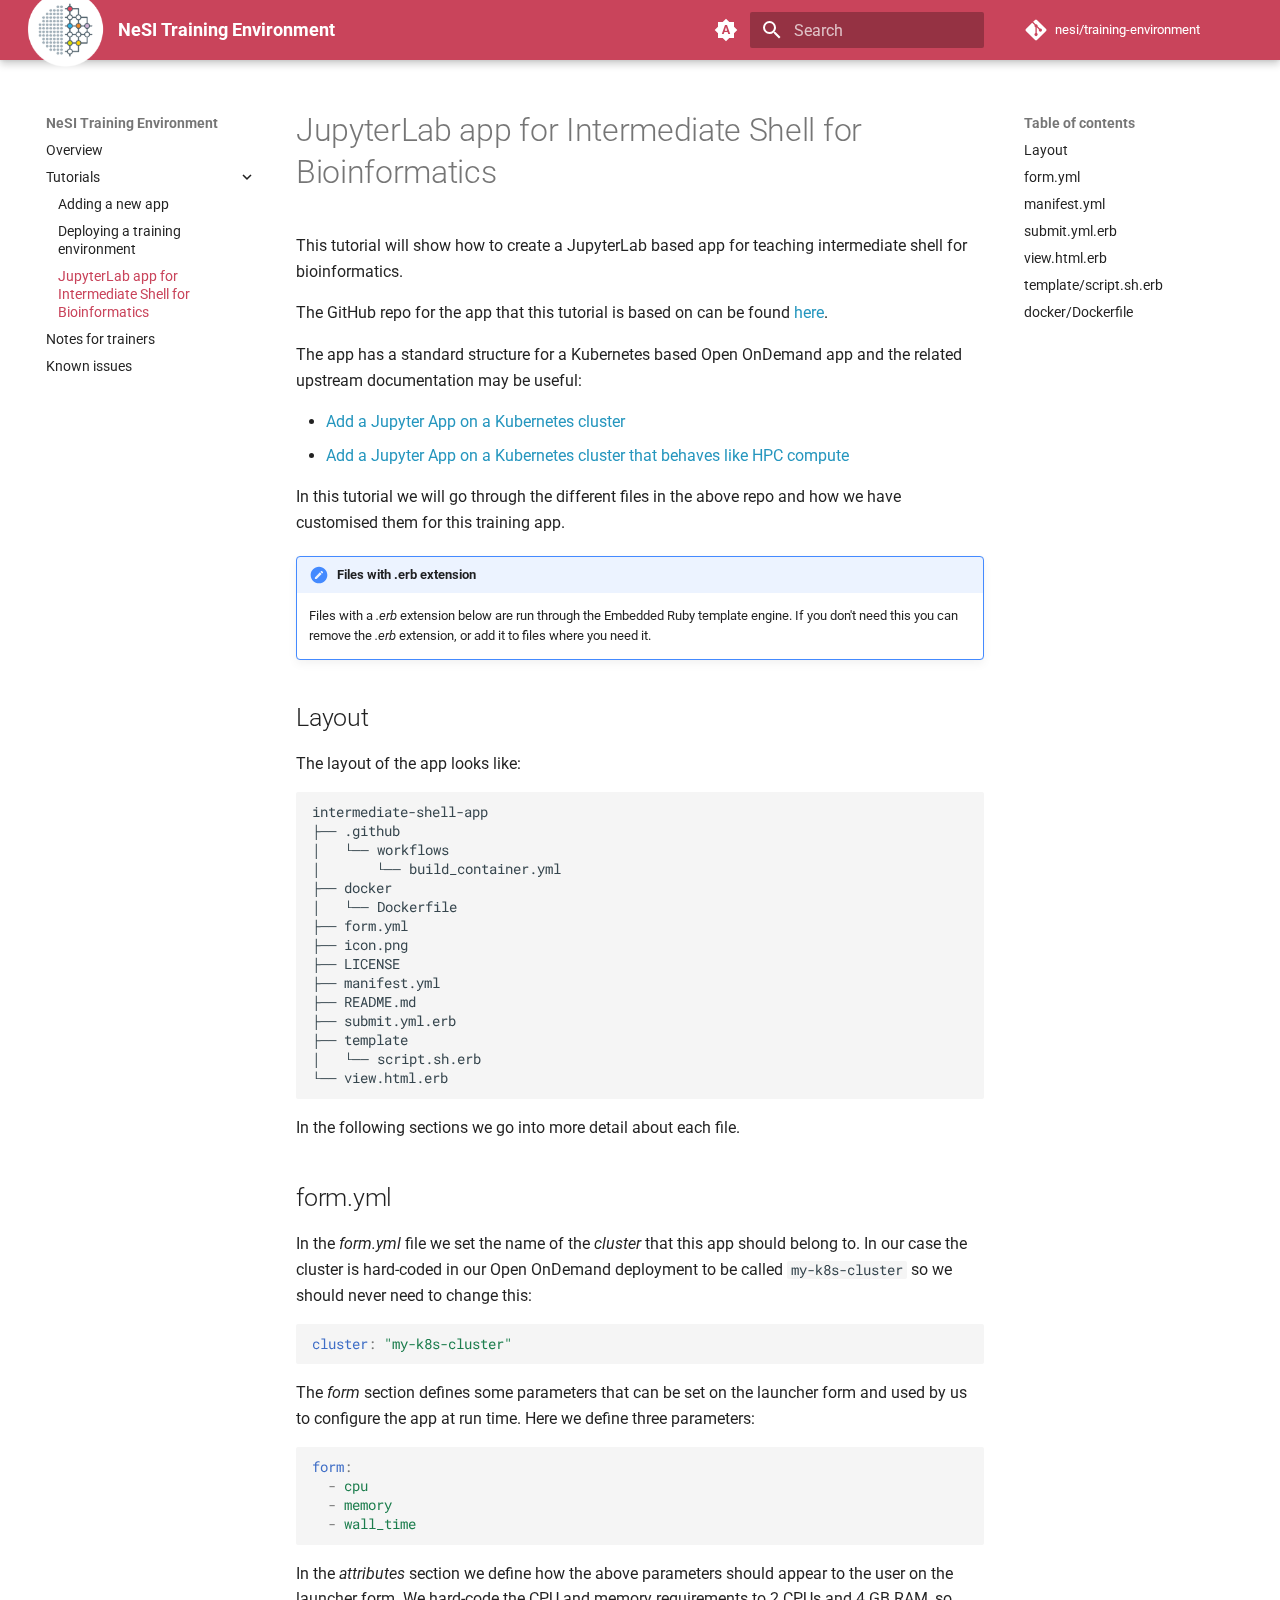
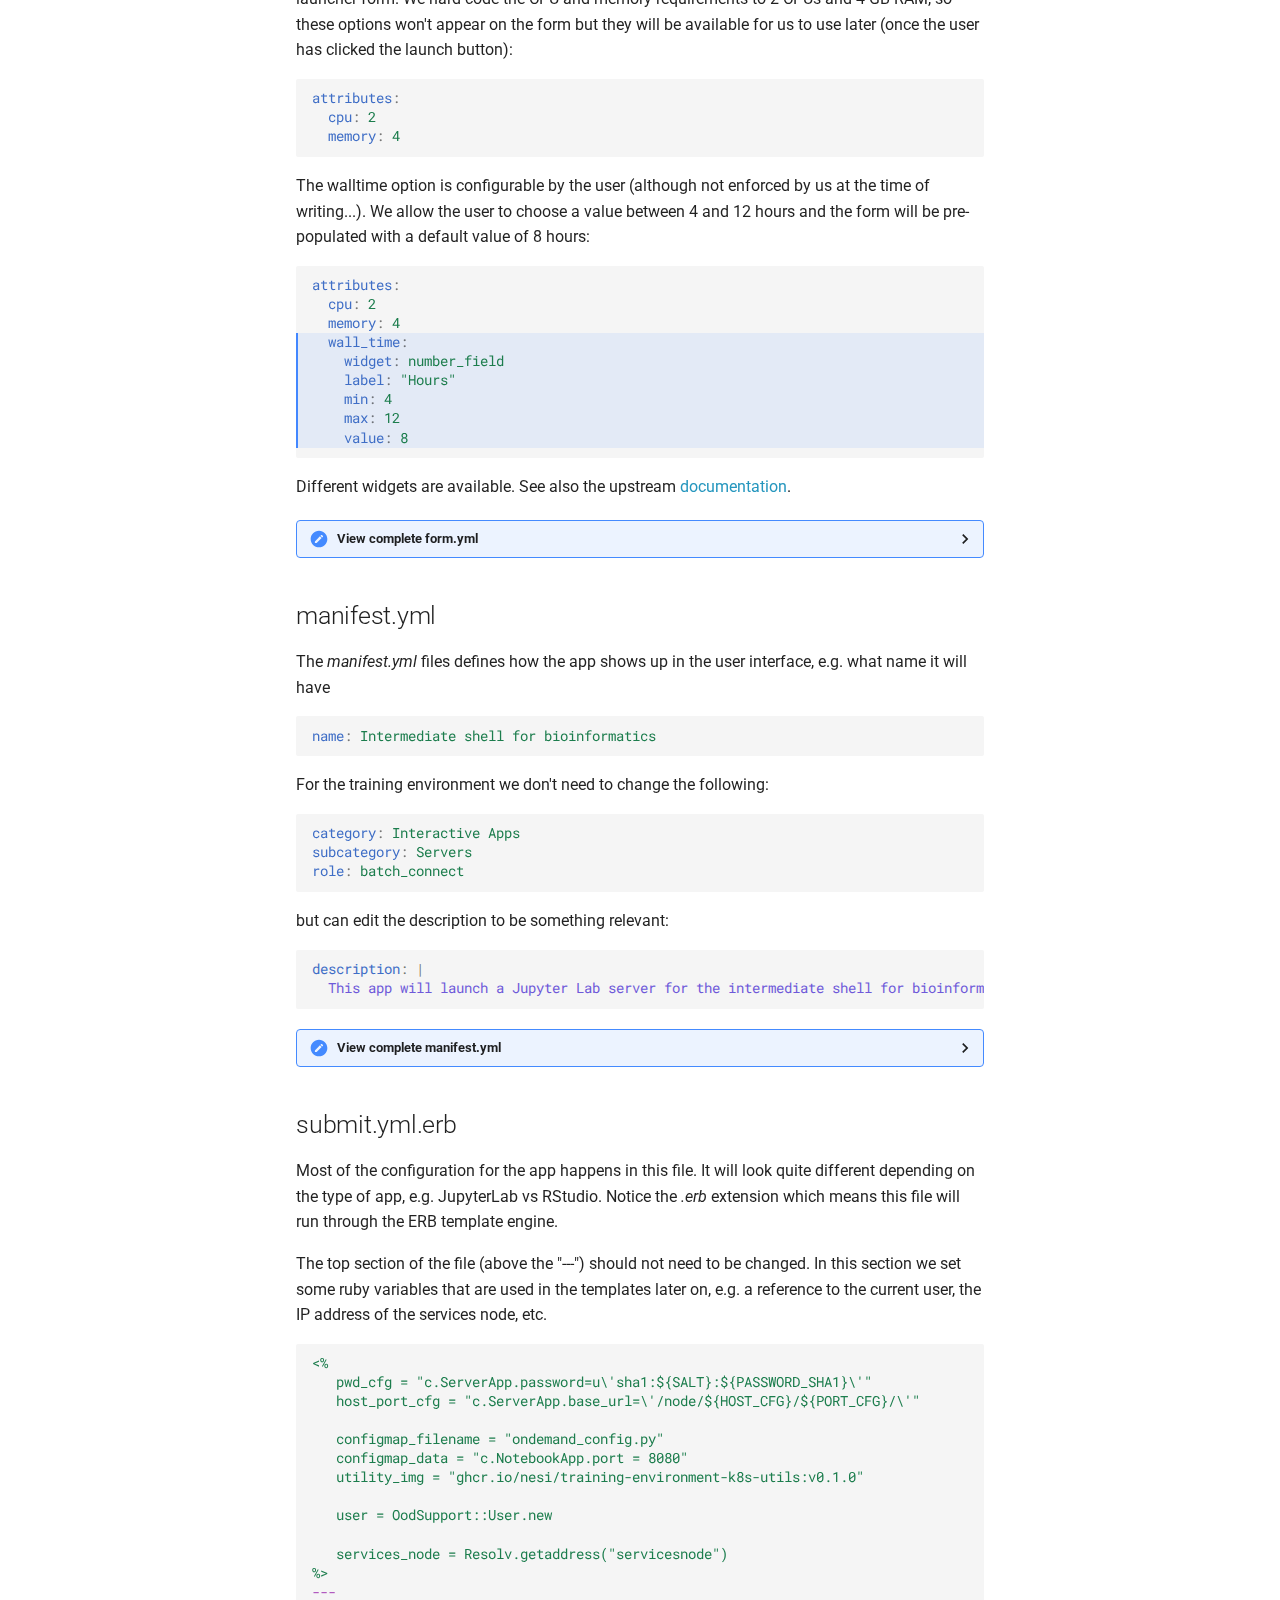
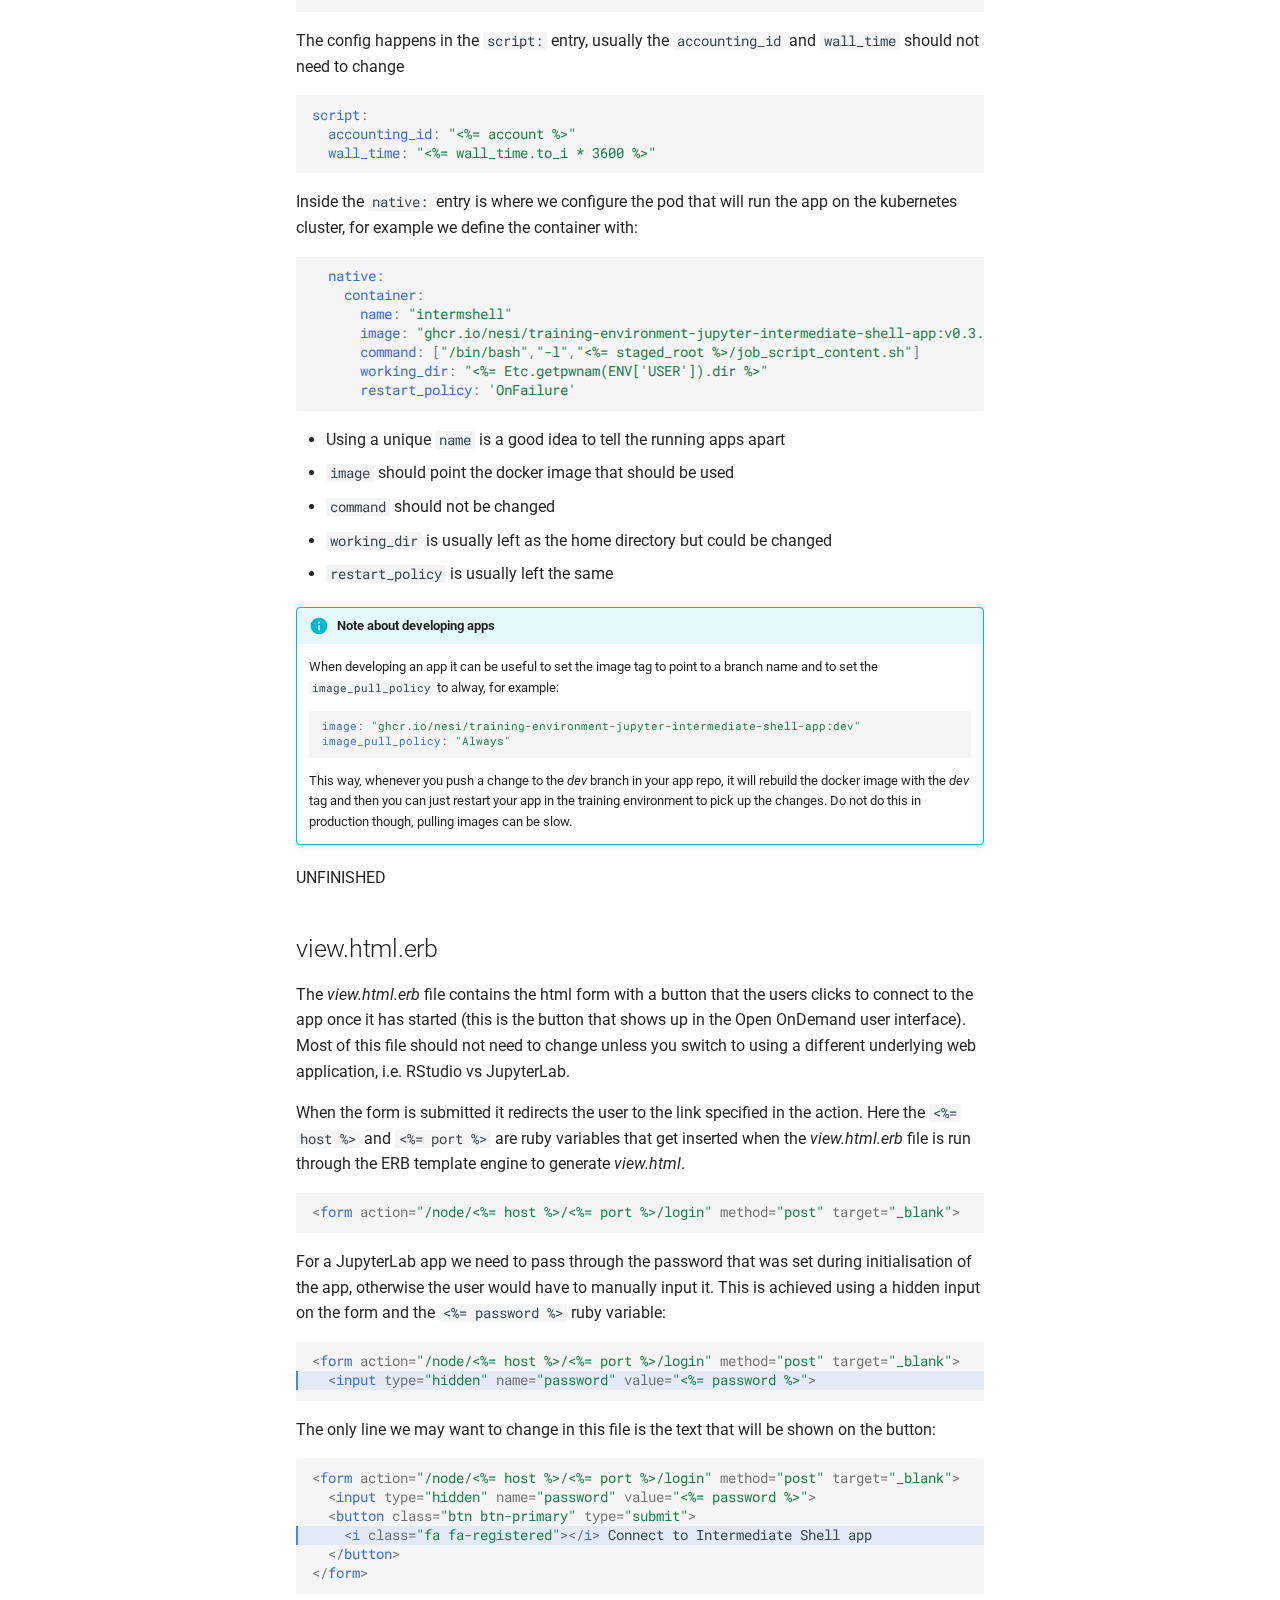
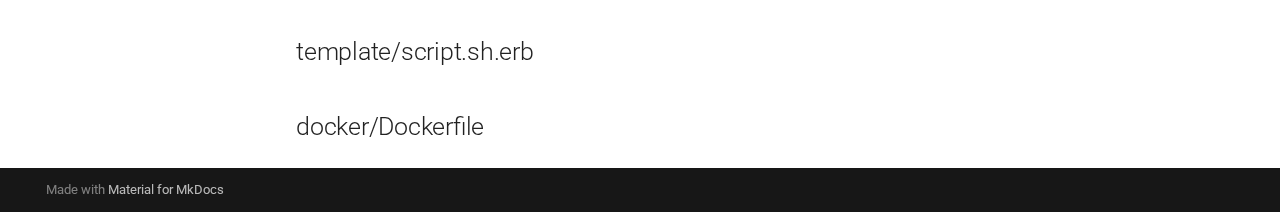
<file: tutorials/jupyterlab-app-for-intermediate-shell-for-bioinformatics/index.html>
<!doctype html>
<html lang="en" class="no-js">
  <head>
    
      <meta charset="utf-8">
      <meta name="viewport" content="width=device-width,initial-scale=1">
      
      
        <meta name="author" content="NeSI">
      
      
        <link rel="canonical" href="https://nesi.github.io/training-environment/tutorials/jupyterlab-app-for-intermediate-shell-for-bioinformatics/">
      
      
        <link rel="prev" href="../deployment-on-nesi/">
      
      
        <link rel="next" href="../../notes-for-trainers/">
      
      
      <link rel="icon" href="../../images/nesi_logo.png">
      <meta name="generator" content="mkdocs-1.6.1, mkdocs-material-9.6.11">
    
    
      
        <title>JupyterLab app for Intermediate Shell for Bioinformatics - NeSI Training Environment</title>
      
    
    
      <link rel="stylesheet" href="../../assets/stylesheets/main.4af4bdda.min.css">
      
        
        <link rel="stylesheet" href="../../assets/stylesheets/palette.06af60db.min.css">
      
      


    
    
      
    
    
      
        
        
        <link rel="preconnect" href="https://fonts.gstatic.com" crossorigin>
        <link rel="stylesheet" href="https://fonts.googleapis.com/css?family=Roboto:300,300i,400,400i,700,700i%7CRoboto+Mono:400,400i,700,700i&display=fallback">
        <style>:root{--md-text-font:"Roboto";--md-code-font:"Roboto Mono"}</style>
      
    
    
      <link rel="stylesheet" href="../../stylesheets/extra.css">
    
    <script>__md_scope=new URL("../..",location),__md_hash=e=>[...e].reduce(((e,_)=>(e<<5)-e+_.charCodeAt(0)),0),__md_get=(e,_=localStorage,t=__md_scope)=>JSON.parse(_.getItem(t.pathname+"."+e)),__md_set=(e,_,t=localStorage,a=__md_scope)=>{try{t.setItem(a.pathname+"."+e,JSON.stringify(_))}catch(e){}}</script>
    
      

    
    
    
  </head>
  
  
    
    
      
    
    
    
    
    <body dir="ltr" data-md-color-scheme="default" data-md-color-primary="custom" data-md-color-accent="indigo">
  
    
    <input class="md-toggle" data-md-toggle="drawer" type="checkbox" id="__drawer" autocomplete="off">
    <input class="md-toggle" data-md-toggle="search" type="checkbox" id="__search" autocomplete="off">
    <label class="md-overlay" for="__drawer"></label>
    <div data-md-component="skip">
      
        
        <a href="#jupyterlab-app-for-intermediate-shell-for-bioinformatics" class="md-skip">
          Skip to content
        </a>
      
    </div>
    <div data-md-component="announce">
      
    </div>
    
    
      

  

<header class="md-header md-header--shadow" data-md-component="header">
  <nav class="md-header__inner md-grid" aria-label="Header">
    <a href="../.." title="NeSI Training Environment" class="md-header__button md-logo" aria-label="NeSI Training Environment" data-md-component="logo">
      
  <img src="../../images/nesi_logo.png" alt="logo">

    </a>
    <label class="md-header__button md-icon" for="__drawer">
      
      <svg xmlns="http://www.w3.org/2000/svg" viewBox="0 0 24 24"><path d="M3 6h18v2H3zm0 5h18v2H3zm0 5h18v2H3z"/></svg>
    </label>
    <div class="md-header__title" data-md-component="header-title">
      <div class="md-header__ellipsis">
        <div class="md-header__topic">
          <span class="md-ellipsis">
            NeSI Training Environment
          </span>
        </div>
        <div class="md-header__topic" data-md-component="header-topic">
          <span class="md-ellipsis">
            
              JupyterLab app for Intermediate Shell for Bioinformatics
            
          </span>
        </div>
      </div>
    </div>
    
      
        <form class="md-header__option" data-md-component="palette">
  
    
    
    
    <input class="md-option" data-md-color-media="(prefers-color-scheme)" data-md-color-scheme="default" data-md-color-primary="custom" data-md-color-accent="indigo"  aria-label="Switch to light mode"  type="radio" name="__palette" id="__palette_0">
    
      <label class="md-header__button md-icon" title="Switch to light mode" for="__palette_1" hidden>
        <svg xmlns="http://www.w3.org/2000/svg" viewBox="0 0 24 24"><path d="m14.3 16-.7-2h-3.2l-.7 2H7.8L11 7h2l3.2 9zM20 8.69V4h-4.69L12 .69 8.69 4H4v4.69L.69 12 4 15.31V20h4.69L12 23.31 15.31 20H20v-4.69L23.31 12zm-9.15 3.96h2.3L12 9z"/></svg>
      </label>
    
  
    
    
    
    <input class="md-option" data-md-color-media="(prefers-color-scheme: light)" data-md-color-scheme="default" data-md-color-primary="custom" data-md-color-accent="indigo"  aria-label="Switch to dark mode"  type="radio" name="__palette" id="__palette_1">
    
      <label class="md-header__button md-icon" title="Switch to dark mode" for="__palette_2" hidden>
        <svg xmlns="http://www.w3.org/2000/svg" viewBox="0 0 24 24"><path d="M12 8a4 4 0 0 0-4 4 4 4 0 0 0 4 4 4 4 0 0 0 4-4 4 4 0 0 0-4-4m0 10a6 6 0 0 1-6-6 6 6 0 0 1 6-6 6 6 0 0 1 6 6 6 6 0 0 1-6 6m8-9.31V4h-4.69L12 .69 8.69 4H4v4.69L.69 12 4 15.31V20h4.69L12 23.31 15.31 20H20v-4.69L23.31 12z"/></svg>
      </label>
    
  
    
    
    
    <input class="md-option" data-md-color-media="(prefers-color-scheme: dark)" data-md-color-scheme="slate" data-md-color-primary="custom" data-md-color-accent="indigo"  aria-label="Switch to system preference"  type="radio" name="__palette" id="__palette_2">
    
      <label class="md-header__button md-icon" title="Switch to system preference" for="__palette_0" hidden>
        <svg xmlns="http://www.w3.org/2000/svg" viewBox="0 0 24 24"><path d="M12 18c-.89 0-1.74-.2-2.5-.55C11.56 16.5 13 14.42 13 12s-1.44-4.5-3.5-5.45C10.26 6.2 11.11 6 12 6a6 6 0 0 1 6 6 6 6 0 0 1-6 6m8-9.31V4h-4.69L12 .69 8.69 4H4v4.69L.69 12 4 15.31V20h4.69L12 23.31 15.31 20H20v-4.69L23.31 12z"/></svg>
      </label>
    
  
</form>
      
    
    
      <script>var palette=__md_get("__palette");if(palette&&palette.color){if("(prefers-color-scheme)"===palette.color.media){var media=matchMedia("(prefers-color-scheme: light)"),input=document.querySelector(media.matches?"[data-md-color-media='(prefers-color-scheme: light)']":"[data-md-color-media='(prefers-color-scheme: dark)']");palette.color.media=input.getAttribute("data-md-color-media"),palette.color.scheme=input.getAttribute("data-md-color-scheme"),palette.color.primary=input.getAttribute("data-md-color-primary"),palette.color.accent=input.getAttribute("data-md-color-accent")}for(var[key,value]of Object.entries(palette.color))document.body.setAttribute("data-md-color-"+key,value)}</script>
    
    
    
      
      
        <label class="md-header__button md-icon" for="__search">
          
          <svg xmlns="http://www.w3.org/2000/svg" viewBox="0 0 24 24"><path d="M9.5 3A6.5 6.5 0 0 1 16 9.5c0 1.61-.59 3.09-1.56 4.23l.27.27h.79l5 5-1.5 1.5-5-5v-.79l-.27-.27A6.52 6.52 0 0 1 9.5 16 6.5 6.5 0 0 1 3 9.5 6.5 6.5 0 0 1 9.5 3m0 2C7 5 5 7 5 9.5S7 14 9.5 14 14 12 14 9.5 12 5 9.5 5"/></svg>
        </label>
        <div class="md-search" data-md-component="search" role="dialog">
  <label class="md-search__overlay" for="__search"></label>
  <div class="md-search__inner" role="search">
    <form class="md-search__form" name="search">
      <input type="text" class="md-search__input" name="query" aria-label="Search" placeholder="Search" autocapitalize="off" autocorrect="off" autocomplete="off" spellcheck="false" data-md-component="search-query" required>
      <label class="md-search__icon md-icon" for="__search">
        
        <svg xmlns="http://www.w3.org/2000/svg" viewBox="0 0 24 24"><path d="M9.5 3A6.5 6.5 0 0 1 16 9.5c0 1.61-.59 3.09-1.56 4.23l.27.27h.79l5 5-1.5 1.5-5-5v-.79l-.27-.27A6.52 6.52 0 0 1 9.5 16 6.5 6.5 0 0 1 3 9.5 6.5 6.5 0 0 1 9.5 3m0 2C7 5 5 7 5 9.5S7 14 9.5 14 14 12 14 9.5 12 5 9.5 5"/></svg>
        
        <svg xmlns="http://www.w3.org/2000/svg" viewBox="0 0 24 24"><path d="M20 11v2H8l5.5 5.5-1.42 1.42L4.16 12l7.92-7.92L13.5 5.5 8 11z"/></svg>
      </label>
      <nav class="md-search__options" aria-label="Search">
        
        <button type="reset" class="md-search__icon md-icon" title="Clear" aria-label="Clear" tabindex="-1">
          
          <svg xmlns="http://www.w3.org/2000/svg" viewBox="0 0 24 24"><path d="M19 6.41 17.59 5 12 10.59 6.41 5 5 6.41 10.59 12 5 17.59 6.41 19 12 13.41 17.59 19 19 17.59 13.41 12z"/></svg>
        </button>
      </nav>
      
    </form>
    <div class="md-search__output">
      <div class="md-search__scrollwrap" tabindex="0" data-md-scrollfix>
        <div class="md-search-result" data-md-component="search-result">
          <div class="md-search-result__meta">
            Initializing search
          </div>
          <ol class="md-search-result__list" role="presentation"></ol>
        </div>
      </div>
    </div>
  </div>
</div>
      
    
    
      <div class="md-header__source">
        <a href="https://github.com/nesi/training-environment" title="Go to repository" class="md-source" data-md-component="source">
  <div class="md-source__icon md-icon">
    
    <svg xmlns="http://www.w3.org/2000/svg" viewBox="0 0 448 512"><!--! Font Awesome Free 6.7.2 by @fontawesome - https://fontawesome.com License - https://fontawesome.com/license/free (Icons: CC BY 4.0, Fonts: SIL OFL 1.1, Code: MIT License) Copyright 2024 Fonticons, Inc.--><path d="M439.55 236.05 244 40.45a28.87 28.87 0 0 0-40.81 0l-40.66 40.63 51.52 51.52c27.06-9.14 52.68 16.77 43.39 43.68l49.66 49.66c34.23-11.8 61.18 31 35.47 56.69-26.49 26.49-70.21-2.87-56-37.34L240.22 199v121.85c25.3 12.54 22.26 41.85 9.08 55a34.34 34.34 0 0 1-48.55 0c-17.57-17.6-11.07-46.91 11.25-56v-123c-20.8-8.51-24.6-30.74-18.64-45L142.57 101 8.45 235.14a28.86 28.86 0 0 0 0 40.81l195.61 195.6a28.86 28.86 0 0 0 40.8 0l194.69-194.69a28.86 28.86 0 0 0 0-40.81"/></svg>
  </div>
  <div class="md-source__repository">
    nesi/training-environment
  </div>
</a>
      </div>
    
  </nav>
  
</header>
    
    <div class="md-container" data-md-component="container">
      
      
        
          
        
      
      <main class="md-main" data-md-component="main">
        <div class="md-main__inner md-grid">
          
            
              
              <div class="md-sidebar md-sidebar--primary" data-md-component="sidebar" data-md-type="navigation" >
                <div class="md-sidebar__scrollwrap">
                  <div class="md-sidebar__inner">
                    



<nav class="md-nav md-nav--primary" aria-label="Navigation" data-md-level="0">
  <label class="md-nav__title" for="__drawer">
    <a href="../.." title="NeSI Training Environment" class="md-nav__button md-logo" aria-label="NeSI Training Environment" data-md-component="logo">
      
  <img src="../../images/nesi_logo.png" alt="logo">

    </a>
    NeSI Training Environment
  </label>
  
    <div class="md-nav__source">
      <a href="https://github.com/nesi/training-environment" title="Go to repository" class="md-source" data-md-component="source">
  <div class="md-source__icon md-icon">
    
    <svg xmlns="http://www.w3.org/2000/svg" viewBox="0 0 448 512"><!--! Font Awesome Free 6.7.2 by @fontawesome - https://fontawesome.com License - https://fontawesome.com/license/free (Icons: CC BY 4.0, Fonts: SIL OFL 1.1, Code: MIT License) Copyright 2024 Fonticons, Inc.--><path d="M439.55 236.05 244 40.45a28.87 28.87 0 0 0-40.81 0l-40.66 40.63 51.52 51.52c27.06-9.14 52.68 16.77 43.39 43.68l49.66 49.66c34.23-11.8 61.18 31 35.47 56.69-26.49 26.49-70.21-2.87-56-37.34L240.22 199v121.85c25.3 12.54 22.26 41.85 9.08 55a34.34 34.34 0 0 1-48.55 0c-17.57-17.6-11.07-46.91 11.25-56v-123c-20.8-8.51-24.6-30.74-18.64-45L142.57 101 8.45 235.14a28.86 28.86 0 0 0 0 40.81l195.61 195.6a28.86 28.86 0 0 0 40.8 0l194.69-194.69a28.86 28.86 0 0 0 0-40.81"/></svg>
  </div>
  <div class="md-source__repository">
    nesi/training-environment
  </div>
</a>
    </div>
  
  <ul class="md-nav__list" data-md-scrollfix>
    
      
      
  
  
  
  
    <li class="md-nav__item">
      <a href="../.." class="md-nav__link">
        
  
  
  <span class="md-ellipsis">
    Overview
    
  </span>
  

      </a>
    </li>
  

    
      
      
  
  
    
  
  
  
    
    
    
    
    
    <li class="md-nav__item md-nav__item--active md-nav__item--nested">
      
        
        
        <input class="md-nav__toggle md-toggle " type="checkbox" id="__nav_2" checked>
        
          
          <label class="md-nav__link" for="__nav_2" id="__nav_2_label" tabindex="0">
            
  
  
  <span class="md-ellipsis">
    Tutorials
    
  </span>
  

            <span class="md-nav__icon md-icon"></span>
          </label>
        
        <nav class="md-nav" data-md-level="1" aria-labelledby="__nav_2_label" aria-expanded="true">
          <label class="md-nav__title" for="__nav_2">
            <span class="md-nav__icon md-icon"></span>
            Tutorials
          </label>
          <ul class="md-nav__list" data-md-scrollfix>
            
              
                
  
  
  
  
    <li class="md-nav__item">
      <a href="../adding-new-app/" class="md-nav__link">
        
  
  
  <span class="md-ellipsis">
    Adding a new app
    
  </span>
  

      </a>
    </li>
  

              
            
              
                
  
  
  
  
    <li class="md-nav__item">
      <a href="../deployment-on-nesi/" class="md-nav__link">
        
  
  
  <span class="md-ellipsis">
    Deploying a training environment
    
  </span>
  

      </a>
    </li>
  

              
            
              
                
  
  
    
  
  
  
    <li class="md-nav__item md-nav__item--active">
      
      <input class="md-nav__toggle md-toggle" type="checkbox" id="__toc">
      
      
        
      
      
        <label class="md-nav__link md-nav__link--active" for="__toc">
          
  
  
  <span class="md-ellipsis">
    JupyterLab app for Intermediate Shell for Bioinformatics
    
  </span>
  

          <span class="md-nav__icon md-icon"></span>
        </label>
      
      <a href="./" class="md-nav__link md-nav__link--active">
        
  
  
  <span class="md-ellipsis">
    JupyterLab app for Intermediate Shell for Bioinformatics
    
  </span>
  

      </a>
      
        

<nav class="md-nav md-nav--secondary" aria-label="Table of contents">
  
  
  
    
  
  
    <label class="md-nav__title" for="__toc">
      <span class="md-nav__icon md-icon"></span>
      Table of contents
    </label>
    <ul class="md-nav__list" data-md-component="toc" data-md-scrollfix>
      
        <li class="md-nav__item">
  <a href="#layout" class="md-nav__link">
    <span class="md-ellipsis">
      Layout
    </span>
  </a>
  
</li>
      
        <li class="md-nav__item">
  <a href="#formyml" class="md-nav__link">
    <span class="md-ellipsis">
      form.yml
    </span>
  </a>
  
</li>
      
        <li class="md-nav__item">
  <a href="#manifestyml" class="md-nav__link">
    <span class="md-ellipsis">
      manifest.yml
    </span>
  </a>
  
</li>
      
        <li class="md-nav__item">
  <a href="#submitymlerb" class="md-nav__link">
    <span class="md-ellipsis">
      submit.yml.erb
    </span>
  </a>
  
</li>
      
        <li class="md-nav__item">
  <a href="#viewhtmlerb" class="md-nav__link">
    <span class="md-ellipsis">
      view.html.erb
    </span>
  </a>
  
</li>
      
        <li class="md-nav__item">
  <a href="#templatescriptsherb" class="md-nav__link">
    <span class="md-ellipsis">
      template/script.sh.erb
    </span>
  </a>
  
</li>
      
        <li class="md-nav__item">
  <a href="#dockerdockerfile" class="md-nav__link">
    <span class="md-ellipsis">
      docker/Dockerfile
    </span>
  </a>
  
</li>
      
    </ul>
  
</nav>
      
    </li>
  

              
            
          </ul>
        </nav>
      
    </li>
  

    
      
      
  
  
  
  
    <li class="md-nav__item">
      <a href="../../notes-for-trainers/" class="md-nav__link">
        
  
  
  <span class="md-ellipsis">
    Notes for trainers
    
  </span>
  

      </a>
    </li>
  

    
      
      
  
  
  
  
    <li class="md-nav__item">
      <a href="../../known-issues/" class="md-nav__link">
        
  
  
  <span class="md-ellipsis">
    Known issues
    
  </span>
  

      </a>
    </li>
  

    
  </ul>
</nav>
                  </div>
                </div>
              </div>
            
            
              
              <div class="md-sidebar md-sidebar--secondary" data-md-component="sidebar" data-md-type="toc" >
                <div class="md-sidebar__scrollwrap">
                  <div class="md-sidebar__inner">
                    

<nav class="md-nav md-nav--secondary" aria-label="Table of contents">
  
  
  
    
  
  
    <label class="md-nav__title" for="__toc">
      <span class="md-nav__icon md-icon"></span>
      Table of contents
    </label>
    <ul class="md-nav__list" data-md-component="toc" data-md-scrollfix>
      
        <li class="md-nav__item">
  <a href="#layout" class="md-nav__link">
    <span class="md-ellipsis">
      Layout
    </span>
  </a>
  
</li>
      
        <li class="md-nav__item">
  <a href="#formyml" class="md-nav__link">
    <span class="md-ellipsis">
      form.yml
    </span>
  </a>
  
</li>
      
        <li class="md-nav__item">
  <a href="#manifestyml" class="md-nav__link">
    <span class="md-ellipsis">
      manifest.yml
    </span>
  </a>
  
</li>
      
        <li class="md-nav__item">
  <a href="#submitymlerb" class="md-nav__link">
    <span class="md-ellipsis">
      submit.yml.erb
    </span>
  </a>
  
</li>
      
        <li class="md-nav__item">
  <a href="#viewhtmlerb" class="md-nav__link">
    <span class="md-ellipsis">
      view.html.erb
    </span>
  </a>
  
</li>
      
        <li class="md-nav__item">
  <a href="#templatescriptsherb" class="md-nav__link">
    <span class="md-ellipsis">
      template/script.sh.erb
    </span>
  </a>
  
</li>
      
        <li class="md-nav__item">
  <a href="#dockerdockerfile" class="md-nav__link">
    <span class="md-ellipsis">
      docker/Dockerfile
    </span>
  </a>
  
</li>
      
    </ul>
  
</nav>
                  </div>
                </div>
              </div>
            
          
          
            <div class="md-content" data-md-component="content">
              <article class="md-content__inner md-typeset">
                
                  


  
  


<h1 id="jupyterlab-app-for-intermediate-shell-for-bioinformatics">JupyterLab app for Intermediate Shell for Bioinformatics</h1>
<p>This tutorial will show how to create a JupyterLab based app for teaching intermediate shell for bioinformatics.</p>
<p>The GitHub repo for the app that this tutorial is based on can be found <a href="https://github.com/nesi/training-environment-jupyter-intermediate-shell-app">here</a>.</p>
<p>The app has a standard structure for a Kubernetes based Open OnDemand app and the related upstream documentation may be useful:</p>
<ul>
<li><a href="https://osc.github.io/ood-documentation/latest/tutorials/tutorials-interactive-apps/k8s-jupyter.html">Add a Jupyter App on a Kubernetes cluster</a></li>
<li><a href="https://osc.github.io/ood-documentation/latest/tutorials/tutorials-interactive-apps/k8s-like-hpc-jupyter.html">Add a Jupyter App on a Kubernetes cluster that behaves like HPC compute</a></li>
</ul>
<p>In this tutorial we will go through the different files in the above repo and how we have customised them for this training app.</p>
<div class="admonition note">
<p class="admonition-title">Files with .erb extension</p>
<p>Files with a <em>.erb</em> extension below are run through the Embedded Ruby template engine. If you don't need this you can remove the <em>.erb</em> extension, or add it to files where you need it.</p>
</div>
<h2 id="layout">Layout</h2>
<p>The layout of the app looks like:</p>
<div class="language-text highlight"><pre><span></span><code><span id="__span-0-1"><a id="__codelineno-0-1" name="__codelineno-0-1" href="#__codelineno-0-1"></a>intermediate-shell-app
</span><span id="__span-0-2"><a id="__codelineno-0-2" name="__codelineno-0-2" href="#__codelineno-0-2"></a>├── .github
</span><span id="__span-0-3"><a id="__codelineno-0-3" name="__codelineno-0-3" href="#__codelineno-0-3"></a>│   └── workflows
</span><span id="__span-0-4"><a id="__codelineno-0-4" name="__codelineno-0-4" href="#__codelineno-0-4"></a>│       └── build_container.yml
</span><span id="__span-0-5"><a id="__codelineno-0-5" name="__codelineno-0-5" href="#__codelineno-0-5"></a>├── docker
</span><span id="__span-0-6"><a id="__codelineno-0-6" name="__codelineno-0-6" href="#__codelineno-0-6"></a>│   └── Dockerfile
</span><span id="__span-0-7"><a id="__codelineno-0-7" name="__codelineno-0-7" href="#__codelineno-0-7"></a>├── form.yml
</span><span id="__span-0-8"><a id="__codelineno-0-8" name="__codelineno-0-8" href="#__codelineno-0-8"></a>├── icon.png
</span><span id="__span-0-9"><a id="__codelineno-0-9" name="__codelineno-0-9" href="#__codelineno-0-9"></a>├── LICENSE
</span><span id="__span-0-10"><a id="__codelineno-0-10" name="__codelineno-0-10" href="#__codelineno-0-10"></a>├── manifest.yml
</span><span id="__span-0-11"><a id="__codelineno-0-11" name="__codelineno-0-11" href="#__codelineno-0-11"></a>├── README.md
</span><span id="__span-0-12"><a id="__codelineno-0-12" name="__codelineno-0-12" href="#__codelineno-0-12"></a>├── submit.yml.erb
</span><span id="__span-0-13"><a id="__codelineno-0-13" name="__codelineno-0-13" href="#__codelineno-0-13"></a>├── template
</span><span id="__span-0-14"><a id="__codelineno-0-14" name="__codelineno-0-14" href="#__codelineno-0-14"></a>│   └── script.sh.erb
</span><span id="__span-0-15"><a id="__codelineno-0-15" name="__codelineno-0-15" href="#__codelineno-0-15"></a>└── view.html.erb
</span></code></pre></div>
<p>In the following sections we go into more detail about each file.</p>
<h2 id="formyml">form.yml</h2>
<p>In the <em>form.yml</em> file we set the name of the <em>cluster</em> that this app should belong to.
In our case the cluster is hard-coded in our Open OnDemand deployment to be called <code>my-k8s-cluster</code> so we should never need to change this:</p>
<div class="language-yaml highlight"><pre><span></span><code><span id="__span-1-1"><a id="__codelineno-1-1" name="__codelineno-1-1" href="#__codelineno-1-1"></a><span class="nt">cluster</span><span class="p">:</span><span class="w"> </span><span class="s">&quot;my-k8s-cluster&quot;</span>
</span></code></pre></div>
<p>The <em>form</em> section defines some parameters that can be set on the launcher form and used by us to configure the app at run time. Here we define three parameters:</p>
<div class="language-yaml highlight"><pre><span></span><code><span id="__span-2-1"><a id="__codelineno-2-1" name="__codelineno-2-1" href="#__codelineno-2-1"></a><span class="nt">form</span><span class="p">:</span>
</span><span id="__span-2-2"><a id="__codelineno-2-2" name="__codelineno-2-2" href="#__codelineno-2-2"></a><span class="w">  </span><span class="p p-Indicator">-</span><span class="w"> </span><span class="l l-Scalar l-Scalar-Plain">cpu</span>
</span><span id="__span-2-3"><a id="__codelineno-2-3" name="__codelineno-2-3" href="#__codelineno-2-3"></a><span class="w">  </span><span class="p p-Indicator">-</span><span class="w"> </span><span class="l l-Scalar l-Scalar-Plain">memory</span>
</span><span id="__span-2-4"><a id="__codelineno-2-4" name="__codelineno-2-4" href="#__codelineno-2-4"></a><span class="w">  </span><span class="p p-Indicator">-</span><span class="w"> </span><span class="l l-Scalar l-Scalar-Plain">wall_time</span>
</span></code></pre></div>
<p>In the <em>attributes</em> section we define how the above parameters should appear to the user on the launcher form.
We hard-code the CPU and memory requirements to 2 CPUs and 4 GB RAM, so these options won't appear on the form but they will be available for us to use later (once the user has clicked the launch button):</p>
<div class="language-yaml highlight"><pre><span></span><code><span id="__span-3-1"><a id="__codelineno-3-1" name="__codelineno-3-1" href="#__codelineno-3-1"></a><span class="nt">attributes</span><span class="p">:</span>
</span><span id="__span-3-2"><a id="__codelineno-3-2" name="__codelineno-3-2" href="#__codelineno-3-2"></a><span class="w">  </span><span class="nt">cpu</span><span class="p">:</span><span class="w"> </span><span class="l l-Scalar l-Scalar-Plain">2</span>
</span><span id="__span-3-3"><a id="__codelineno-3-3" name="__codelineno-3-3" href="#__codelineno-3-3"></a><span class="w">  </span><span class="nt">memory</span><span class="p">:</span><span class="w"> </span><span class="l l-Scalar l-Scalar-Plain">4</span>
</span></code></pre></div>
<p>The walltime option is configurable by the user (although not enforced by us at the time of writing...).
We allow the user to choose a value between 4 and 12 hours and the form will be pre-populated with a default value of 8 hours:</p>
<div class="language-yaml highlight"><pre><span></span><code><span id="__span-4-1"><a id="__codelineno-4-1" name="__codelineno-4-1" href="#__codelineno-4-1"></a><span class="nt">attributes</span><span class="p">:</span>
</span><span id="__span-4-2"><a id="__codelineno-4-2" name="__codelineno-4-2" href="#__codelineno-4-2"></a><span class="w">  </span><span class="nt">cpu</span><span class="p">:</span><span class="w"> </span><span class="l l-Scalar l-Scalar-Plain">2</span>
</span><span id="__span-4-3"><a id="__codelineno-4-3" name="__codelineno-4-3" href="#__codelineno-4-3"></a><span class="w">  </span><span class="nt">memory</span><span class="p">:</span><span class="w"> </span><span class="l l-Scalar l-Scalar-Plain">4</span>
</span><span id="__span-4-4"><a id="__codelineno-4-4" name="__codelineno-4-4" href="#__codelineno-4-4"></a><span class="hll"><span class="w">  </span><span class="nt">wall_time</span><span class="p">:</span>
</span></span><span id="__span-4-5"><a id="__codelineno-4-5" name="__codelineno-4-5" href="#__codelineno-4-5"></a><span class="hll"><span class="w">    </span><span class="nt">widget</span><span class="p">:</span><span class="w"> </span><span class="l l-Scalar l-Scalar-Plain">number_field</span>
</span></span><span id="__span-4-6"><a id="__codelineno-4-6" name="__codelineno-4-6" href="#__codelineno-4-6"></a><span class="hll"><span class="w">    </span><span class="nt">label</span><span class="p">:</span><span class="w"> </span><span class="s">&quot;Hours&quot;</span>
</span></span><span id="__span-4-7"><a id="__codelineno-4-7" name="__codelineno-4-7" href="#__codelineno-4-7"></a><span class="hll"><span class="w">    </span><span class="nt">min</span><span class="p">:</span><span class="w"> </span><span class="l l-Scalar l-Scalar-Plain">4</span>
</span></span><span id="__span-4-8"><a id="__codelineno-4-8" name="__codelineno-4-8" href="#__codelineno-4-8"></a><span class="hll"><span class="w">    </span><span class="nt">max</span><span class="p">:</span><span class="w"> </span><span class="l l-Scalar l-Scalar-Plain">12</span>
</span></span><span id="__span-4-9"><a id="__codelineno-4-9" name="__codelineno-4-9" href="#__codelineno-4-9"></a><span class="hll"><span class="w">    </span><span class="nt">value</span><span class="p">:</span><span class="w"> </span><span class="l l-Scalar l-Scalar-Plain">8</span>
</span></span></code></pre></div>
<p>Different widgets are available. See also the upstream <a href="https://osc.github.io/ood-documentation/develop/how-tos/app-development/interactive/form.html">documentation</a>.</p>
<details><summary>View complete form.yml</summary>

<div class="language-yaml highlight"><pre><span></span><code><span id="__span-5-1"><a id="__codelineno-5-1" name="__codelineno-5-1" href="#__codelineno-5-1"></a><span class="nn">---</span>
</span><span id="__span-5-2"><a id="__codelineno-5-2" name="__codelineno-5-2" href="#__codelineno-5-2"></a><span class="nt">cluster</span><span class="p">:</span><span class="w"> </span><span class="s">&quot;my-k8s-cluster&quot;</span>
</span><span id="__span-5-3"><a id="__codelineno-5-3" name="__codelineno-5-3" href="#__codelineno-5-3"></a>
</span><span id="__span-5-4"><a id="__codelineno-5-4" name="__codelineno-5-4" href="#__codelineno-5-4"></a><span class="nt">form</span><span class="p">:</span>
</span><span id="__span-5-5"><a id="__codelineno-5-5" name="__codelineno-5-5" href="#__codelineno-5-5"></a><span class="w">  </span><span class="p p-Indicator">-</span><span class="w"> </span><span class="l l-Scalar l-Scalar-Plain">cpu</span>
</span><span id="__span-5-6"><a id="__codelineno-5-6" name="__codelineno-5-6" href="#__codelineno-5-6"></a><span class="w">  </span><span class="p p-Indicator">-</span><span class="w"> </span><span class="l l-Scalar l-Scalar-Plain">memory</span>
</span><span id="__span-5-7"><a id="__codelineno-5-7" name="__codelineno-5-7" href="#__codelineno-5-7"></a><span class="w">  </span><span class="p p-Indicator">-</span><span class="w"> </span><span class="l l-Scalar l-Scalar-Plain">wall_time</span>
</span><span id="__span-5-8"><a id="__codelineno-5-8" name="__codelineno-5-8" href="#__codelineno-5-8"></a>
</span><span id="__span-5-9"><a id="__codelineno-5-9" name="__codelineno-5-9" href="#__codelineno-5-9"></a><span class="nt">attributes</span><span class="p">:</span>
</span><span id="__span-5-10"><a id="__codelineno-5-10" name="__codelineno-5-10" href="#__codelineno-5-10"></a><span class="w">  </span><span class="nt">cpu</span><span class="p">:</span><span class="w"> </span><span class="l l-Scalar l-Scalar-Plain">2</span>
</span><span id="__span-5-11"><a id="__codelineno-5-11" name="__codelineno-5-11" href="#__codelineno-5-11"></a><span class="w">  </span><span class="nt">memory</span><span class="p">:</span><span class="w"> </span><span class="l l-Scalar l-Scalar-Plain">4</span>
</span><span id="__span-5-12"><a id="__codelineno-5-12" name="__codelineno-5-12" href="#__codelineno-5-12"></a><span class="w">  </span><span class="nt">wall_time</span><span class="p">:</span>
</span><span id="__span-5-13"><a id="__codelineno-5-13" name="__codelineno-5-13" href="#__codelineno-5-13"></a><span class="w">    </span><span class="nt">widget</span><span class="p">:</span><span class="w"> </span><span class="l l-Scalar l-Scalar-Plain">number_field</span>
</span><span id="__span-5-14"><a id="__codelineno-5-14" name="__codelineno-5-14" href="#__codelineno-5-14"></a><span class="w">    </span><span class="nt">label</span><span class="p">:</span><span class="w"> </span><span class="s">&quot;Hours&quot;</span>
</span><span id="__span-5-15"><a id="__codelineno-5-15" name="__codelineno-5-15" href="#__codelineno-5-15"></a><span class="w">    </span><span class="nt">min</span><span class="p">:</span><span class="w"> </span><span class="l l-Scalar l-Scalar-Plain">4</span>
</span><span id="__span-5-16"><a id="__codelineno-5-16" name="__codelineno-5-16" href="#__codelineno-5-16"></a><span class="w">    </span><span class="nt">max</span><span class="p">:</span><span class="w"> </span><span class="l l-Scalar l-Scalar-Plain">12</span>
</span><span id="__span-5-17"><a id="__codelineno-5-17" name="__codelineno-5-17" href="#__codelineno-5-17"></a><span class="w">    </span><span class="nt">value</span><span class="p">:</span><span class="w"> </span><span class="l l-Scalar l-Scalar-Plain">8</span>
</span></code></pre></div>

</details>

<h2 id="manifestyml">manifest.yml</h2>
<p>The <em>manifest.yml</em> files defines how the app shows up in the user interface, e.g. what name it will have</p>
<div class="language-yaml highlight"><pre><span></span><code><span id="__span-6-1"><a id="__codelineno-6-1" name="__codelineno-6-1" href="#__codelineno-6-1"></a><span class="nt">name</span><span class="p">:</span><span class="w"> </span><span class="l l-Scalar l-Scalar-Plain">Intermediate shell for bioinformatics</span>
</span></code></pre></div>
<p>For the training environment we don't need to change the following:</p>
<div class="language-yaml highlight"><pre><span></span><code><span id="__span-7-1"><a id="__codelineno-7-1" name="__codelineno-7-1" href="#__codelineno-7-1"></a><span class="nt">category</span><span class="p">:</span><span class="w"> </span><span class="l l-Scalar l-Scalar-Plain">Interactive Apps</span>
</span><span id="__span-7-2"><a id="__codelineno-7-2" name="__codelineno-7-2" href="#__codelineno-7-2"></a><span class="nt">subcategory</span><span class="p">:</span><span class="w"> </span><span class="l l-Scalar l-Scalar-Plain">Servers</span>
</span><span id="__span-7-3"><a id="__codelineno-7-3" name="__codelineno-7-3" href="#__codelineno-7-3"></a><span class="nt">role</span><span class="p">:</span><span class="w"> </span><span class="l l-Scalar l-Scalar-Plain">batch_connect</span>
</span></code></pre></div>
<p>but can edit the description to be something relevant:</p>
<div class="language-yaml highlight"><pre><span></span><code><span id="__span-8-1"><a id="__codelineno-8-1" name="__codelineno-8-1" href="#__codelineno-8-1"></a><span class="nt">description</span><span class="p">:</span><span class="w"> </span><span class="p p-Indicator">|</span>
</span><span id="__span-8-2"><a id="__codelineno-8-2" name="__codelineno-8-2" href="#__codelineno-8-2"></a><span class="w">  </span><span class="no">This app will launch a Jupyter Lab server for the intermediate shell for bioinformatics workshop</span>
</span></code></pre></div>
<details><summary>View complete manifest.yml</summary>

<div class="language-yaml highlight"><pre><span></span><code><span id="__span-9-1"><a id="__codelineno-9-1" name="__codelineno-9-1" href="#__codelineno-9-1"></a><span class="nn">---</span>
</span><span id="__span-9-2"><a id="__codelineno-9-2" name="__codelineno-9-2" href="#__codelineno-9-2"></a><span class="nt">name</span><span class="p">:</span><span class="w"> </span><span class="l l-Scalar l-Scalar-Plain">Intermediate shell for bioinformatics</span>
</span><span id="__span-9-3"><a id="__codelineno-9-3" name="__codelineno-9-3" href="#__codelineno-9-3"></a><span class="nt">category</span><span class="p">:</span><span class="w"> </span><span class="l l-Scalar l-Scalar-Plain">Interactive Apps</span>
</span><span id="__span-9-4"><a id="__codelineno-9-4" name="__codelineno-9-4" href="#__codelineno-9-4"></a><span class="nt">subcategory</span><span class="p">:</span><span class="w"> </span><span class="l l-Scalar l-Scalar-Plain">Servers</span>
</span><span id="__span-9-5"><a id="__codelineno-9-5" name="__codelineno-9-5" href="#__codelineno-9-5"></a><span class="nt">role</span><span class="p">:</span><span class="w"> </span><span class="l l-Scalar l-Scalar-Plain">batch_connect</span>
</span><span id="__span-9-6"><a id="__codelineno-9-6" name="__codelineno-9-6" href="#__codelineno-9-6"></a><span class="nt">description</span><span class="p">:</span><span class="w"> </span><span class="p p-Indicator">|</span>
</span><span id="__span-9-7"><a id="__codelineno-9-7" name="__codelineno-9-7" href="#__codelineno-9-7"></a><span class="w">  </span><span class="no">This app will launch a Jupyter Lab server for the intermediate shell for bioinformatics workshop</span>
</span></code></pre></div>

</details>

<h2 id="submitymlerb">submit.yml.erb</h2>
<p>Most of the configuration for the app happens in this file. It will look quite different depending on the type of app, e.g. JupyterLab vs RStudio. Notice the <em>.erb</em> extension which means this file will run through the ERB template engine.</p>
<p>The top section of the file (above the "---") should not need to be changed. In this section we set some ruby variables that are used in the templates later on, e.g. a reference to the current user, the IP address of the services node, etc.</p>
<div class="language-yaml highlight"><pre><span></span><code><span id="__span-10-1"><a id="__codelineno-10-1" name="__codelineno-10-1" href="#__codelineno-10-1"></a><span class="l l-Scalar l-Scalar-Plain">&lt;%</span>
</span><span id="__span-10-2"><a id="__codelineno-10-2" name="__codelineno-10-2" href="#__codelineno-10-2"></a><span class="w">   </span><span class="l l-Scalar l-Scalar-Plain">pwd_cfg = &quot;c.ServerApp.password=u\&#39;sha1:${SALT}:${PASSWORD_SHA1}\&#39;&quot;</span>
</span><span id="__span-10-3"><a id="__codelineno-10-3" name="__codelineno-10-3" href="#__codelineno-10-3"></a><span class="w">   </span><span class="l l-Scalar l-Scalar-Plain">host_port_cfg = &quot;c.ServerApp.base_url=\&#39;/node/${HOST_CFG}/${PORT_CFG}/\&#39;&quot;</span>
</span><span id="__span-10-4"><a id="__codelineno-10-4" name="__codelineno-10-4" href="#__codelineno-10-4"></a>
</span><span id="__span-10-5"><a id="__codelineno-10-5" name="__codelineno-10-5" href="#__codelineno-10-5"></a><span class="w">   </span><span class="l l-Scalar l-Scalar-Plain">configmap_filename = &quot;ondemand_config.py&quot;</span>
</span><span id="__span-10-6"><a id="__codelineno-10-6" name="__codelineno-10-6" href="#__codelineno-10-6"></a><span class="w">   </span><span class="l l-Scalar l-Scalar-Plain">configmap_data = &quot;c.NotebookApp.port = 8080&quot;</span>
</span><span id="__span-10-7"><a id="__codelineno-10-7" name="__codelineno-10-7" href="#__codelineno-10-7"></a><span class="w">   </span><span class="l l-Scalar l-Scalar-Plain">utility_img = &quot;ghcr.io/nesi/training-environment-k8s-utils:v0.1.0&quot;</span>
</span><span id="__span-10-8"><a id="__codelineno-10-8" name="__codelineno-10-8" href="#__codelineno-10-8"></a>
</span><span id="__span-10-9"><a id="__codelineno-10-9" name="__codelineno-10-9" href="#__codelineno-10-9"></a><span class="w">   </span><span class="l l-Scalar l-Scalar-Plain">user = OodSupport::User.new</span>
</span><span id="__span-10-10"><a id="__codelineno-10-10" name="__codelineno-10-10" href="#__codelineno-10-10"></a>
</span><span id="__span-10-11"><a id="__codelineno-10-11" name="__codelineno-10-11" href="#__codelineno-10-11"></a><span class="w">   </span><span class="l l-Scalar l-Scalar-Plain">services_node = Resolv.getaddress(&quot;servicesnode&quot;)</span>
</span><span id="__span-10-12"><a id="__codelineno-10-12" name="__codelineno-10-12" href="#__codelineno-10-12"></a><span class="l l-Scalar l-Scalar-Plain">%&gt;</span>
</span><span id="__span-10-13"><a id="__codelineno-10-13" name="__codelineno-10-13" href="#__codelineno-10-13"></a><span class="nn">---</span>
</span></code></pre></div>
<p>The config happens in the <code>script:</code> entry, usually the <code>accounting_id</code> and <code>wall_time</code> should not need to change</p>
<div class="language-yaml highlight"><pre><span></span><code><span id="__span-11-1"><a id="__codelineno-11-1" name="__codelineno-11-1" href="#__codelineno-11-1"></a><span class="nt">script</span><span class="p">:</span>
</span><span id="__span-11-2"><a id="__codelineno-11-2" name="__codelineno-11-2" href="#__codelineno-11-2"></a><span class="w">  </span><span class="nt">accounting_id</span><span class="p">:</span><span class="w"> </span><span class="s">&quot;&lt;%=</span><span class="nv"> </span><span class="s">account</span><span class="nv"> </span><span class="s">%&gt;&quot;</span>
</span><span id="__span-11-3"><a id="__codelineno-11-3" name="__codelineno-11-3" href="#__codelineno-11-3"></a><span class="w">  </span><span class="nt">wall_time</span><span class="p">:</span><span class="w"> </span><span class="s">&quot;&lt;%=</span><span class="nv"> </span><span class="s">wall_time.to_i</span><span class="nv"> </span><span class="s">*</span><span class="nv"> </span><span class="s">3600</span><span class="nv"> </span><span class="s">%&gt;&quot;</span>
</span></code></pre></div>
<p>Inside the <code>native:</code> entry is where we configure the pod that will run the app on the kubernetes cluster, for example we define the container with:</p>
<div class="language-yaml highlight"><pre><span></span><code><span id="__span-12-1"><a id="__codelineno-12-1" name="__codelineno-12-1" href="#__codelineno-12-1"></a><span class="w">  </span><span class="nt">native</span><span class="p">:</span>
</span><span id="__span-12-2"><a id="__codelineno-12-2" name="__codelineno-12-2" href="#__codelineno-12-2"></a><span class="w">    </span><span class="nt">container</span><span class="p">:</span>
</span><span id="__span-12-3"><a id="__codelineno-12-3" name="__codelineno-12-3" href="#__codelineno-12-3"></a><span class="w">      </span><span class="nt">name</span><span class="p">:</span><span class="w"> </span><span class="s">&quot;intermshell&quot;</span>
</span><span id="__span-12-4"><a id="__codelineno-12-4" name="__codelineno-12-4" href="#__codelineno-12-4"></a><span class="w">      </span><span class="nt">image</span><span class="p">:</span><span class="w"> </span><span class="s">&quot;ghcr.io/nesi/training-environment-jupyter-intermediate-shell-app:v0.3.3&quot;</span>
</span><span id="__span-12-5"><a id="__codelineno-12-5" name="__codelineno-12-5" href="#__codelineno-12-5"></a><span class="w">      </span><span class="nt">command</span><span class="p">:</span><span class="w"> </span><span class="p p-Indicator">[</span><span class="s">&quot;/bin/bash&quot;</span><span class="p p-Indicator">,</span><span class="s">&quot;-l&quot;</span><span class="p p-Indicator">,</span><span class="s">&quot;&lt;%=</span><span class="nv"> </span><span class="s">staged_root</span><span class="nv"> </span><span class="s">%&gt;/job_script_content.sh&quot;</span><span class="p p-Indicator">]</span>
</span><span id="__span-12-6"><a id="__codelineno-12-6" name="__codelineno-12-6" href="#__codelineno-12-6"></a><span class="w">      </span><span class="nt">working_dir</span><span class="p">:</span><span class="w"> </span><span class="s">&quot;&lt;%=</span><span class="nv"> </span><span class="s">Etc.getpwnam(ENV[&#39;USER&#39;]).dir</span><span class="nv"> </span><span class="s">%&gt;&quot;</span>
</span><span id="__span-12-7"><a id="__codelineno-12-7" name="__codelineno-12-7" href="#__codelineno-12-7"></a><span class="w">      </span><span class="nt">restart_policy</span><span class="p">:</span><span class="w"> </span><span class="s">&#39;OnFailure&#39;</span>
</span></code></pre></div>
<ul>
<li>Using a unique <code>name</code> is a good idea to tell the running apps apart</li>
<li><code>image</code> should point the docker image that should be used</li>
<li><code>command</code> should not be changed</li>
<li><code>working_dir</code> is usually left as the home directory but could be changed</li>
<li><code>restart_policy</code> is usually left the same</li>
</ul>
<div class="admonition info">
<p class="admonition-title">Note about developing apps</p>
<p>When developing an app it can be useful to set the image tag to point to a branch name and to set the <code>image_pull_policy</code> to alway, for example:</p>
<div class="language-yaml highlight"><pre><span></span><code><span id="__span-13-1"><a id="__codelineno-13-1" name="__codelineno-13-1" href="#__codelineno-13-1"></a><span class="nt">image</span><span class="p">:</span><span class="w"> </span><span class="s">&quot;ghcr.io/nesi/training-environment-jupyter-intermediate-shell-app:dev&quot;</span>
</span><span id="__span-13-2"><a id="__codelineno-13-2" name="__codelineno-13-2" href="#__codelineno-13-2"></a><span class="nt">image_pull_policy</span><span class="p">:</span><span class="w"> </span><span class="s">&quot;Always&quot;</span>
</span></code></pre></div>
<p>This way, whenever you push a change to the <em>dev</em> branch in your app repo, it will rebuild the docker image with the <em>dev</em> tag and then you can just restart your app in the training environment to pick up the changes. Do not do this in production though, pulling images can be slow.</p>
</div>
<p>UNFINISHED</p>
<h2 id="viewhtmlerb">view.html.erb</h2>
<p>The <em>view.html.erb</em> file contains the html form with a button that the users clicks to connect to the app once it has started (this is the button that shows up in the Open OnDemand user interface). Most of this file should not need to change unless you switch to using a different underlying web application, i.e. RStudio vs JupyterLab.</p>
<p>When the form is submitted it redirects the user to the link specified in the action. Here the <code>&lt;%= host %&gt;</code> and <code>&lt;%= port %&gt;</code> are ruby variables that get inserted when the <em>view.html.erb</em> file is run through the ERB template engine to generate <em>view.html</em>.</p>
<div class="language-html highlight"><pre><span></span><code><span id="__span-14-1"><a id="__codelineno-14-1" name="__codelineno-14-1" href="#__codelineno-14-1"></a><span class="p">&lt;</span><span class="nt">form</span> <span class="na">action</span><span class="o">=</span><span class="s">&quot;/node/&lt;%= host %&gt;/&lt;%= port %&gt;/login&quot;</span> <span class="na">method</span><span class="o">=</span><span class="s">&quot;post&quot;</span> <span class="na">target</span><span class="o">=</span><span class="s">&quot;_blank&quot;</span><span class="p">&gt;</span>
</span></code></pre></div>
<p>For a JupyterLab app we need to pass through the password that was set during initialisation of the app, otherwise the user would have to manually input it. This is achieved using a hidden input on the form and the <code>&lt;%= password %&gt;</code> ruby variable:</p>
<div class="language-html highlight"><pre><span></span><code><span id="__span-15-1"><a id="__codelineno-15-1" name="__codelineno-15-1" href="#__codelineno-15-1"></a><span class="p">&lt;</span><span class="nt">form</span> <span class="na">action</span><span class="o">=</span><span class="s">&quot;/node/&lt;%= host %&gt;/&lt;%= port %&gt;/login&quot;</span> <span class="na">method</span><span class="o">=</span><span class="s">&quot;post&quot;</span> <span class="na">target</span><span class="o">=</span><span class="s">&quot;_blank&quot;</span><span class="p">&gt;</span>
</span><span id="__span-15-2"><a id="__codelineno-15-2" name="__codelineno-15-2" href="#__codelineno-15-2"></a><span class="hll">  <span class="p">&lt;</span><span class="nt">input</span> <span class="na">type</span><span class="o">=</span><span class="s">&quot;hidden&quot;</span> <span class="na">name</span><span class="o">=</span><span class="s">&quot;password&quot;</span> <span class="na">value</span><span class="o">=</span><span class="s">&quot;&lt;%= password %&gt;&quot;</span><span class="p">&gt;</span>
</span></span></code></pre></div>
<p>The only line we may want to change in this file is the text that will be shown on the button:</p>
<div class="language-html highlight"><pre><span></span><code><span id="__span-16-1"><a id="__codelineno-16-1" name="__codelineno-16-1" href="#__codelineno-16-1"></a><span class="p">&lt;</span><span class="nt">form</span> <span class="na">action</span><span class="o">=</span><span class="s">&quot;/node/&lt;%= host %&gt;/&lt;%= port %&gt;/login&quot;</span> <span class="na">method</span><span class="o">=</span><span class="s">&quot;post&quot;</span> <span class="na">target</span><span class="o">=</span><span class="s">&quot;_blank&quot;</span><span class="p">&gt;</span>
</span><span id="__span-16-2"><a id="__codelineno-16-2" name="__codelineno-16-2" href="#__codelineno-16-2"></a>  <span class="p">&lt;</span><span class="nt">input</span> <span class="na">type</span><span class="o">=</span><span class="s">&quot;hidden&quot;</span> <span class="na">name</span><span class="o">=</span><span class="s">&quot;password&quot;</span> <span class="na">value</span><span class="o">=</span><span class="s">&quot;&lt;%= password %&gt;&quot;</span><span class="p">&gt;</span>
</span><span id="__span-16-3"><a id="__codelineno-16-3" name="__codelineno-16-3" href="#__codelineno-16-3"></a>  <span class="p">&lt;</span><span class="nt">button</span> <span class="na">class</span><span class="o">=</span><span class="s">&quot;btn btn-primary&quot;</span> <span class="na">type</span><span class="o">=</span><span class="s">&quot;submit&quot;</span><span class="p">&gt;</span>
</span><span id="__span-16-4"><a id="__codelineno-16-4" name="__codelineno-16-4" href="#__codelineno-16-4"></a><span class="hll">    <span class="p">&lt;</span><span class="nt">i</span> <span class="na">class</span><span class="o">=</span><span class="s">&quot;fa fa-registered&quot;</span><span class="p">&gt;&lt;/</span><span class="nt">i</span><span class="p">&gt;</span> Connect to Intermediate Shell app
</span></span><span id="__span-16-5"><a id="__codelineno-16-5" name="__codelineno-16-5" href="#__codelineno-16-5"></a>  <span class="p">&lt;/</span><span class="nt">button</span><span class="p">&gt;</span>
</span><span id="__span-16-6"><a id="__codelineno-16-6" name="__codelineno-16-6" href="#__codelineno-16-6"></a><span class="p">&lt;/</span><span class="nt">form</span><span class="p">&gt;</span>
</span></code></pre></div>
<h2 id="templatescriptsherb">template/script.sh.erb</h2>
<h2 id="dockerdockerfile">docker/Dockerfile</h2>












                
              </article>
            </div>
          
          
<script>var target=document.getElementById(location.hash.slice(1));target&&target.name&&(target.checked=target.name.startsWith("__tabbed_"))</script>
        </div>
        
      </main>
      
        <footer class="md-footer">
  
  <div class="md-footer-meta md-typeset">
    <div class="md-footer-meta__inner md-grid">
      <div class="md-copyright">
  
  
    Made with
    <a href="https://squidfunk.github.io/mkdocs-material/" target="_blank" rel="noopener">
      Material for MkDocs
    </a>
  
</div>
      
    </div>
  </div>
</footer>
      
    </div>
    <div class="md-dialog" data-md-component="dialog">
      <div class="md-dialog__inner md-typeset"></div>
    </div>
    
    
    
      
      <script id="__config" type="application/json">{"base": "../..", "features": ["navigation.expand"], "search": "../../assets/javascripts/workers/search.f8cc74c7.min.js", "tags": null, "translations": {"clipboard.copied": "Copied to clipboard", "clipboard.copy": "Copy to clipboard", "search.result.more.one": "1 more on this page", "search.result.more.other": "# more on this page", "search.result.none": "No matching documents", "search.result.one": "1 matching document", "search.result.other": "# matching documents", "search.result.placeholder": "Type to start searching", "search.result.term.missing": "Missing", "select.version": "Select version"}, "version": null}</script>
    
    
      <script src="../../assets/javascripts/bundle.c8b220af.min.js"></script>
      
    
  </body>
</html>
</file>
<file: stylesheets/extra.css>
.banner {
    height: 30px;       /* Height of the banner */
    position: sticky;   /* Follows as you scroll */
    top: 0;             /* Absolute top of page */
    left: 0;
    width: 100%;
    z-index: 1;         /* Tells the renderer "this is important", otherwise Admonition and Code Blocks will render into it */
    text-align: center;
    background-color: black;
}



/*.md-header {
    top: 30px;          /* This setting prevents the Material header from imposing into the space of the banner! */
}*/

:root {}
.md-header__button.md-logo img, .md-header__button.md-logo svg {
  height: 4rem;
  margin: -1.1rem;
}
.md-content {
  --md-typeset-a-color: #2596be;
}

:root {

  /* Default color shades */
  --md-default-fg-color:               #C9445B;
  --md-default-fg-color--light:        #1a0206;
  --md-default-fg-color--lighter:      rgb(11,33,57,0.5);
  --md-default-fg-color--lightest:     rgb(11,33,57,0.1);
/*
  --md-default-bg-color:               rgb(255,255,255);
  --md-default-bg-color--light:        rgb(255,255,255);
  --md-default-bg-color--lighter:      rgb(255,255,255);
  --md-default-bg-color--lightest:     rgb(255,255,255);
*/

  /* Primary color shades */
  --md-primary-fg-color:               #C9445B;
  --md-primary-fg-color--light:        rgb(35,171,227);
  --md-primary-fg-color--dark:         rgb(11,33,57);
  /*
  --md-primary-bg-color:               rgb(255,255,255);
  --md-primary-bg-color--light:        rgb(255,255,255);
 */

  /* Accent color shades */
  
  --md-accent-fg-color:                rgb(248,150,29);
  --md-accent-fg-color--transparent:   rgb(248,150,29,0.25);

  --md-accent-bg-color:                rgb(210,227,235);
  --md-accent-bg-color--light:         rgb(210,227,235,0.5);
}
:root {
    --md-admonition-icon--pied-piper: url('data:image/svg+xml;charset=utf-8,<svg xmlns="http://www.w3.org/2000/svg" viewBox="0 0 576 512"><path d="M244 246c-3.2-2-6.3-2.9-10.1-2.9-6.6 0-12.6 3.2-19.3 3.7l1.7 4.9zm135.9 197.9c-19 0-64.1 9.5-79.9 19.8l6.9 45.1c35.7 6.1 70.1 3.6 106-9.8-4.8-10-23.5-55.1-33-55.1zM340.8 177c6.6 2.8 11.5 9.2 22.7 22.1 2-1.4 7.5-5.2 7.5-8.6 0-4.9-11.8-13.2-13.2-23 11.2-5.7 25.2-6 37.6-8.9 68.1-16.4 116.3-52.9 146.8-116.7C548.3 29.3 554 16.1 554.6 2l-2 2.6c-28.4 50-33 63.2-81.3 100-31.9 24.4-69.2 40.2-106.6 54.6l-6.3-.3v-21.8c-19.6 1.6-19.7-14.6-31.6-23-18.7 20.6-31.6 40.8-58.9 51.1-12.7 4.8-19.6 10-25.9 21.8 34.9-16.4 91.2-13.5 98.8-10zM555.5 0l-.6 1.1-.3.9.6-.6zm-59.2 382.1c-33.9-56.9-75.3-118.4-150-115.5l-.3-6c-1.1-13.5 32.8 3.2 35.1-31l-14.4 7.2c-19.8-45.7-8.6-54.3-65.5-54.3-14.7 0-26.7 1.7-41.4 4.6 2.9 18.6 2.2 36.7-10.9 50.3l19.5 5.5c-1.7 3.2-2.9 6.3-2.9 9.8 0 21 42.8 2.9 42.8 33.6 0 18.4-36.8 60.1-54.9 60.1-8 0-53.7-50-53.4-60.1l.3-4.6 52.3-11.5c13-2.6 12.3-22.7-2.9-22.7-3.7 0-43.1 9.2-49.4 10.6-2-5.2-7.5-14.1-13.8-14.1-3.2 0-6.3 3.2-9.5 4-9.2 2.6-31 2.9-21.5 20.1L15.9 298.5c-5.5 1.1-8.9 6.3-8.9 11.8 0 6 5.5 10.9 11.5 10.9 8 0 131.3-28.4 147.4-32.2 2.6 3.2 4.6 6.3 7.8 8.6 20.1 14.4 59.8 85.9 76.4 85.9 24.1 0 58-22.4 71.3-41.9 3.2-4.3 6.9-7.5 12.4-6.9.6 13.8-31.6 34.2-33 43.7-1.4 10.2-1 35.2-.3 41.1 26.7 8.1 52-3.6 77.9-2.9 4.3-21 10.6-41.9 9.8-63.5l-.3-9.5c-1.4-34.2-10.9-38.5-34.8-58.6-1.1-1.1-2.6-2.6-3.7-4 2.2-1.4 1.1-1 4.6-1.7 88.5 0 56.3 183.6 111.5 229.9 33.1-15 72.5-27.9 103.5-47.2-29-25.6-52.6-45.7-72.7-79.9zm-196.2 46.1v27.2l11.8-3.4-2.9-23.8zm-68.7-150.4l24.1 61.2 21-13.8-31.3-50.9zm84.4 154.9l2 12.4c9-1.5 58.4-6.6 58.4-14.1 0-1.4-.6-3.2-.9-4.6-26.8 0-36.9 3.8-59.5 6.3z"/></svg>')
  }
  .md-typeset .admonition.pied-piper,
  .md-typeset details.pied-piper {
    border-color: rgb(43, 155, 70);
  }
  .md-typeset .pied-piper > .admonition-title,
  .md-typeset .pied-piper > summary {
    background-color: rgba(43, 155, 70, 0.1);
  }
  .md-typeset .pied-piper > .admonition-title::before,
  .md-typeset .pied-piper > summary::before {
    background-color: rgb(43, 155, 70);
    -webkit-mask-image: var(--md-admonition-icon--pied-piper);
            mask-image: var(--md-admonition-icon--pied-piper);
  }


:root {
  --md-admonition-icon--desktop-download-24: url('data:image/svg+xml;charset=utf-8,<svg xmlns="http://www.w3.org/2000/svg" viewBox="0 0 24 24"><path d="M11.25 9.331V.75a.75.75 0 0 1 1.5 0v8.58l1.949-2.11A.75.75 0 1 1 15.8 8.237l-3.25 3.52a.75.75 0 0 1-1.102 0l-3.25-3.52A.75.75 0 1 1 9.3 7.22l1.949 2.111z"/><path fill-rule="evenodd" d="M2.5 3.75a.25.25 0 0 1 .25-.25h5.5a.75.75 0 1 0 0-1.5h-5.5A1.75 1.75 0 0 0 1 3.75v11.5c0 .966.784 1.75 1.75 1.75h6.204c-.171 1.375-.805 2.652-1.77 3.757A.75.75 0 0 0 7.75 22h8.5a.75.75 0 0 0 .565-1.243c-.964-1.105-1.598-2.382-1.769-3.757h6.204A1.75 1.75 0 0 0 23 15.25V3.75A1.75 1.75 0 0 0 21.25 2h-5.5a.75.75 0 0 0 0 1.5h5.5a.25.25 0 0 1 .25.25v11.5a.25.25 0 0 1-.25.25H2.75a.25.25 0 0 1-.25-.25V3.75zM10.463 17c-.126 1.266-.564 2.445-1.223 3.5h5.52c-.66-1.055-1.098-2.234-1.223-3.5h-3.074z"/></svg>')
}
.md-typeset .admonition.desktop-download-24,
.md-typeset details.desktop-download-24 {
  border-color: rgb(70,130,180);
}
.md-typeset .desktop-download-24 > .admonition-title,
.md-typeset .desktop-download-24 > summary {
  background-color: rgba(88, 173, 243, 0.473);
}
.md-typeset .desktop-download-24 > .admonition-title::before,
.md-typeset .desktop-download-24 > summary::before {
  background-color: rgb(33, 53, 161);
  -webkit-mask-image: var(--md-admonition-icon--desktop-download-24);
          mask-image: var(--md-admonition-icon--desktop-download-24);
}

:root {
  --md-admonition-icon--magnifying-glass: url('data:image/svg+xml;charset=utf-8,<svg xmlns="http://www.w3.org/2000/svg" viewBox="0 0 512 512"><!--! Font Awesome Free 6.2.1 by @fontawesome - https://fontawesome.com License - https://fontawesome.com/license/free (Icons: CC BY 4.0, Fonts: SIL OFL 1.1, Code: MIT License) Copyright 2022 Fonticons, Inc.--><path d="M416 208c0 45.9-14.9 88.3-40 122.7l126.6 126.7c12.5 12.5 12.5 32.8 0 45.3s-32.8 12.5-45.3 0L330.7 376c-34.4 25.2-76.8 40-122.7 40C93.1 416 0 322.9 0 208S93.1 0 208 0s208 93.1 208 208zM208 352c79.5 0 144-64.5 144-144S287.5 64 208 64 64 128.5 64 208s64.5 144 144 144z"/></svg>')
}
.md-typeset .admonition.magnifying-glass,
.md-typeset details.magnifying-glass {
  border-color: rgb(255,255,0);
}
.md-typeset .magnifying-glass > .admonition-title,
.md-typeset .magnifying-glass > summary {
  background-color: rgba(255,255,0, 0.2);
}
.md-typeset .magnifying-glass > .admonition-title::before,
.md-typeset .magnifying-glass > summary::before {
  background-color: rgb(25,25,112);
  -webkit-mask-image: var(--md-admonition-icon--magnifying-glass);
          mask-image: var(--md-admonition-icon--magnifying-glass);
}

:root {
  --md-admonition-icon--microscope: url('data:image/svg+xml;charset=utf-8,<svg xmlns="http://www.w3.org/2000/svg" viewBox="0 0 512 512"><!--! Font Awesome Free 6.2.1 by @fontawesome - https://fontawesome.com License - https://fontawesome.com/license/free (Icons: CC BY 4.0, Fonts: SIL OFL 1.1, Code: MIT License) Copyright 2022 Fonticons, Inc.--><path d="M168 32c0-17.7 14.3-32 32-32h16c17.7 0 32 14.3 32 32h8c17.7 0 32 14.3 32 32v224c0 17.7-14.3 32-32 32h-8c0 17.7-14.3 32-32 32h-16c-17.7 0-32-14.3-32-32h-8c-17.7 0-32-14.3-32-32V64c0-17.7 14.3-32 32-32h8zM32 448h288c70.7 0 128-57.3 128-128s-57.3-128-128-128v-64c106 0 192 86 192 192 0 49.2-18.5 94-48.9 128H480c17.7 0 32 14.3 32 32s-14.3 32-32 32H32c-17.7 0-32-14.3-32-32s14.3-32 32-32zm80-64h192c8.8 0 16 7.2 16 16s-7.2 16-16 16H112c-8.8 0-16-7.2-16-16s7.2-16 16-16z"/></svg>')
}
.md-typeset .admonition.microscope,
.md-typeset details.microscope {
  border-color: rgb(128,0,0);
}
.md-typeset .microscope > .admonition-title,
.md-typeset .microscope > summary {
  background-color: rgba(128,0,0,0.1);
}
.md-typeset .microscope > .admonition-title::before,
.md-typeset .microscope > summary::before {
  background-color: rgb(128,0,0);
  -webkit-mask-image: var(--md-admonition-icon--microscope);
          mask-image: var(--md-admonition-icon--microscope);
}


:root {
  --md-admonition-icon--vial-virus: url('data:image/svg+xml;charset=utf-8,<svg xmlns="http://www.w3.org/2000/svg" viewBox="0 0 512 512"><!--! Font Awesome Pro 6.2.1 by @fontawesome - https://fontawesome.com License - https://fontawesome.com/license (Commercial License) Copyright 2022 Fonticons, Inc. --><path d="M32 32C14.3 32 0 46.3 0 64S14.3 96 32 96V384c0 53 43 96 96 96c28.6 0 54.2-12.5 71.8-32.3c.1-14.2 5.6-28.3 16.4-39.1c.2-.2 .1-.6-.2-.6c-30.9 0-56-25.1-56-56s25.1-56 56-56c.3 0 .4-.4 .2-.6c-21.9-21.9-21.9-57.3 0-79.2c2.4-2.4 5-4.6 7.8-6.5V96c17.7 0 32-14.3 32-32s-14.3-32-32-32H160 96 32zM96 192V96h64v96H96zM216 376c28.8 0 43.2 34.8 22.9 55.2c-9.4 9.4-9.4 24.6 0 33.9s24.6 9.4 33.9 0c20.4-20.4 55.2-5.9 55.2 22.9c0 13.3 10.7 24 24 24s24-10.7 24-24c0-28.8 34.8-43.2 55.2-22.9c9.4 9.4 24.6 9.4 33.9 0s9.4-24.6 0-33.9C444.8 410.8 459.2 376 488 376c13.3 0 24-10.7 24-24s-10.7-24-24-24c-28.8 0-43.2-34.8-22.9-55.2c9.4-9.4 9.4-24.6 0-33.9s-24.6-9.4-33.9 0C410.8 259.2 376 244.8 376 216c0-13.3-10.7-24-24-24s-24 10.7-24 24c0 28.8-34.8 43.2-55.2 22.9c-9.4-9.4-24.6-9.4-33.9 0s-9.4 24.6 0 33.9c20.4 20.4 5.9 55.2-22.9 55.2c-13.3 0-24 10.7-24 24s10.7 24 24 24zm104-24c-17.7 0-32-14.3-32-32s14.3-32 32-32s32 14.3 32 32s-14.3 32-32 32zm88 32c0 13.3-10.7 24-24 24s-24-10.7-24-24s10.7-24 24-24s24 10.7 24 24z"/></svg>')
}
.md-typeset .admonition.vial-virus,
.md-typeset details.vial-virus {
  border-color: rgb(0,0,0);
}
.md-typeset .vial-virus > .admonition-title,
.md-typeset .vial-virus > summary {
  background-color: rgba(0,0,0,0.1);
}
.md-typeset .vial-virus > .admonition-title::before,
.md-typeset .vial-virus > summary::before {
  background-color: rgb(0,0,0);
  -webkit-mask-image: var(--md-admonition-icon--vial-virus);
          mask-image: var(--md-admonition-icon--vial-virus);
}

:root {
  --md-admonition-icon--database: url('data:image/svg+xml;charset=utf-8,<svg xmlns="http://www.w3.org/2000/svg" viewBox="0 0 448 512"><!--! Font Awesome Pro 6.2.1 by @fontawesome - https://fontawesome.com License - https://fontawesome.com/license (Commercial License) Copyright 2022 Fonticons, Inc. --><path d="M448 80v48c0 44.2-100.3 80-224 80S0 172.2 0 128V80C0 35.8 100.3 0 224 0S448 35.8 448 80zM393.2 214.7c20.8-7.4 39.9-16.9 54.8-28.6V288c0 44.2-100.3 80-224 80S0 332.2 0 288V186.1c14.9 11.8 34 21.2 54.8 28.6C99.7 230.7 159.5 240 224 240s124.3-9.3 169.2-25.3zM0 346.1c14.9 11.8 34 21.2 54.8 28.6C99.7 390.7 159.5 400 224 400s124.3-9.3 169.2-25.3c20.8-7.4 39.9-16.9 54.8-28.6V432c0 44.2-100.3 80-224 80S0 476.2 0 432V346.1z"/></svg>')
}
.md-typeset .admonition.database,
.md-typeset details.database {
  border-color: rgb(255,215,0,0.1);
}
.md-typeset .database > .admonition-title,
.md-typeset .database > summary {
  background-color: rgba(255,215,0);
}
.md-typeset .database > .admonition-title::before,
.md-typeset .database > summary::before {
  background-color: rgb(112,128,144);
  -webkit-mask-image: var(--md-admonition-icon--database);
          mask-image: var(--md-admonition-icon--database);
}

:root {
  --md-admonition-icon--folder-open: url('data:image/svg+xml;charset=utf-8,<svg xmlns="http://www.w3.org/2000/svg" viewBox="0 0 576 512"><!--! Font Awesome Pro 6.2.1 by @fontawesome - https://fontawesome.com License - https://fontawesome.com/license (Commercial License) Copyright 2022 Fonticons, Inc. --><path d="M572.6 270.3l-96 192C471.2 473.2 460.1 480 447.1 480H64c-35.35 0-64-28.66-64-64V96c0-35.34 28.65-64 64-64h117.5c16.97 0 33.25 6.742 45.26 18.75L275.9 96H416c35.35 0 64 28.66 64 64v32h-48V160c0-8.824-7.178-16-16-16H256L192.8 84.69C189.8 81.66 185.8 80 181.5 80H64C55.18 80 48 87.18 48 96v288l71.16-142.3C124.6 230.8 135.7 224 147.8 224h396.2C567.7 224 583.2 249 572.6 270.3z"/></svg>')
}
.md-typeset .admonition.folder-open,
.md-typeset details.folder-open {
  border-color: rgb(0,100,0,0.1);
}
.md-typeset .folder-open > .admonition-title,
.md-typeset .folder-open > summary {
  background-color: rgba(0,100,0,0.1);
}
.md-typeset .folder-open > .admonition-title::before,
.md-typeset .folder-open > summary::before {
  background-color: rgb(112,128,144);
  -webkit-mask-image: var(--md-admonition-icon--folder-open);
          mask-image: var(--md-admonition-icon--folder-open);
}


:root {
  --md-admonition-icon--backward: url('data:image/svg+xml;charset=utf-8,<svg xmlns="http://www.w3.org/2000/svg" viewBox="0 0 512 512"><!--! Font Awesome Pro 6.2.1 by @fontawesome - https://fontawesome.com License - https://fontawesome.com/license (Commercial License) Copyright 2022 Fonticons, Inc. --><path d="M459.5 440.6c9.5 7.9 22.8 9.7 34.1 4.4s18.4-16.6 18.4-29V96c0-12.4-7.2-23.7-18.4-29s-24.5-3.6-34.1 4.4L288 214.3V256v41.7L459.5 440.6zM256 352V256 128 96c0-12.4-7.2-23.7-18.4-29s-24.5-3.6-34.1 4.4l-192 160C4.2 237.5 0 246.5 0 256s4.2 18.5 11.5 24.6l192 160c9.5 7.9 22.8 9.7 34.1 4.4s18.4-16.6 18.4-29V352z"/></svg>')
}
.md-typeset .admonition.backward,
.md-typeset details.backward {
  border-color: rgb(216,191,216);
}
.md-typeset .backward > .admonition-title,
.md-typeset .backward > summary {
  background-color: rgba(216,191,216);
}
.md-typeset .backward > .admonition-title::before,
.md-typeset .backward > summary::before {
  background-color: rgb(112,128,144);
  -webkit-mask-image: var(--md-admonition-icon--backward);
          mask-image: var(--md-admonition-icon--backward);
}


:root {
  --md-admonition-icon--jupyter: url('data:image/svg+xml;charset=utf-8,<svg role="img" viewBox="0 0 24 24" xmlns="http://www.w3.org/2000/svg"><title>Jupyter</title><path d="M7.157 22.201A1.784 1.799 0 0 1 5.374 24a1.784 1.799 0 0 1-1.784-1.799 1.784 1.799 0 0 1 1.784-1.799 1.784 1.799 0 0 1 1.783 1.799zM20.582 1.427a1.415 1.427 0 0 1-1.415 1.428 1.415 1.427 0 0 1-1.416-1.428A1.415 1.427 0 0 1 19.167 0a1.415 1.427 0 0 1 1.415 1.427zM4.992 3.336A1.047 1.056 0 0 1 3.946 4.39a1.047 1.056 0 0 1-1.047-1.055A1.047 1.056 0 0 1 3.946 2.28a1.047 1.056 0 0 1 1.046 1.056zm7.336 1.517c3.769 0 7.06 1.38 8.768 3.424a9.363 9.363 0 0 0-3.393-4.547 9.238 9.238 0 0 0-5.377-1.728A9.238 9.238 0 0 0 6.95 3.73a9.363 9.363 0 0 0-3.394 4.547c1.713-2.04 5.004-3.424 8.772-3.424zm.001 13.295c-3.768 0-7.06-1.381-8.768-3.425a9.363 9.363 0 0 0 3.394 4.547A9.238 9.238 0 0 0 12.33 21a9.238 9.238 0 0 0 5.377-1.729 9.363 9.363 0 0 0 3.393-4.547c-1.712 2.044-5.003 3.425-8.772 3.425Z"/></svg>')
}
.md-typeset .admonition.jupyter,
.md-typeset details.jupyter {
  border-color: rgb(47,79,79);
}
.md-typeset .jupyter > .admonition-title,
.md-typeset .jupyter > summary {
  background-color: rgba(47,79,79,0.1);
}
.md-typeset .jupyter > .admonition-title::before,
.md-typeset .jupyter > summary::before {
  background-color: rgb(255,140,0);
  -webkit-mask-image: var(--md-admonition-icon--jupyter);
          mask-image: var(--md-admonition-icon--jupyter);
}


:root {
  --md-admonition-icon--terminal: url('data:image/svg+xml;charset=utf-8,<svg xmlns="http://www.w3.org/2000/svg" viewBox="0 0 640 512"><!--! Font Awesome Pro 6.2.1 by @fontawesome - https://fontawesome.com License - https://fontawesome.com/license (Commercial License) Copyright 2022 Fonticons, Inc. --><path d="M41.4 86.6c-12.5-12.5-12.5-32.8 0-45.3s32.8-12.5 45.3 0l192 192c12.5 12.5 12.5 32.8 0 45.3l-192 192c-12.5 12.5-32.8 12.5-45.3 0s-12.5-32.8 0-45.3L210.7 256 41.4 86.6zM288 416H576c17.7 0 32 14.3 32 32s-14.3 32-32 32H288c-17.7 0-32-14.3-32-32s14.3-32 32-32z"/></svg>')
}
.md-typeset .admonition.terminal,
.md-typeset details.terminal {
  border-color: rgb(105,105,105);
}
.md-typeset .terminal > .admonition-title,
.md-typeset .terminal > summary {
  color:rgb(105,105,105);
  background-color: rgba(105,105,105);
}
.md-typeset .terminal > .admonition-title::before,
.md-typeset .terminal > summary::before {
  background-color: rgb(124,252,0);
  -webkit-mask-image: var(--md-admonition-icon--terminal);
          mask-image: var(--md-admonition-icon--terminal);
}

:root {
  --md-admonition-icon--r-project: url('data:image/svg+xml;charset=utf-8,<svg xmlns="http://www.w3.org/2000/svg" viewBox="0 0 581 512"><!--! Font Awesome Pro 6.2.1 by @fontawesome - https://fontawesome.com License - https://fontawesome.com/license (Commercial License) Copyright 2022 Fonticons, Inc. --><path d="M581 226.6C581 119.1 450.9 32 290.5 32S0 119.1 0 226.6C0 322.4 103.3 402 239.4 418.1V480h99.1v-61.5c24.3-2.7 47.6-7.4 69.4-13.9L448 480h112l-67.4-113.7c54.5-35.4 88.4-84.9 88.4-139.7zm-466.8 14.5c0-73.5 98.9-133 220.8-133s211.9 40.7 211.9 133c0 50.1-26.5 85-70.3 106.4-2.4-1.6-4.7-2.9-6.4-3.7-10.2-5.2-27.8-10.5-27.8-10.5s86.6-6.4 86.6-92.7-90.6-87.9-90.6-87.9h-199V361c-74.1-21.5-125.2-67.1-125.2-119.9zm225.1 38.3v-55.6c57.8 0 87.8-6.8 87.8 27.3 0 36.5-38.2 28.3-87.8 28.3zm-.9 72.5H365c10.8 0 18.9 11.7 24 19.2-16.1 1.9-33 2.8-50.6 2.9v-22.1z"/></svg>')
}
.md-typeset .admonition.r-project,
.md-typeset details.r-project {
  border-color: rgb(135,206,235);
}
.md-typeset .r-project > .admonition-title,
.md-typeset .r-project > summary {
  color:rgb(135,206,235);
  background-color: rgba(135,206,235);
}
.md-typeset .r-project > .admonition-title::before,
.md-typeset .r-project > summary::before {
  background-color: rgb(25,25,112);
  -webkit-mask-image: var(--md-admonition-icon--r-project);
          mask-image: var(--md-admonition-icon--r-project);
}

:root {
  --md-admonition-icon--calendar-days: url('data:image/svg+xml;charset=utf-8,<svg xmlns="http://www.w3.org/2000/svg" viewBox="0 0 448 512"><!--! Font Awesome Pro 6.2.1 by @fontawesome - https://fontawesome.com License - https://fontawesome.com/license (Commercial License) Copyright 2022 Fonticons, Inc. --><path d="M128 0c17.7 0 32 14.3 32 32V64H288V32c0-17.7 14.3-32 32-32s32 14.3 32 32V64h48c26.5 0 48 21.5 48 48v48H0V112C0 85.5 21.5 64 48 64H96V32c0-17.7 14.3-32 32-32zM0 192H448V464c0 26.5-21.5 48-48 48H48c-26.5 0-48-21.5-48-48V192zm64 80v32c0 8.8 7.2 16 16 16h32c8.8 0 16-7.2 16-16V272c0-8.8-7.2-16-16-16H80c-8.8 0-16 7.2-16 16zm128 0v32c0 8.8 7.2 16 16 16h32c8.8 0 16-7.2 16-16V272c0-8.8-7.2-16-16-16H208c-8.8 0-16 7.2-16 16zm144-16c-8.8 0-16 7.2-16 16v32c0 8.8 7.2 16 16 16h32c8.8 0 16-7.2 16-16V272c0-8.8-7.2-16-16-16H336zM64 400v32c0 8.8 7.2 16 16 16h32c8.8 0 16-7.2 16-16V400c0-8.8-7.2-16-16-16H80c-8.8 0-16 7.2-16 16zm144-16c-8.8 0-16 7.2-16 16v32c0 8.8 7.2 16 16 16h32c8.8 0 16-7.2 16-16V400c0-8.8-7.2-16-16-16H208zm112 16v32c0 8.8 7.2 16 16 16h32c8.8 0 16-7.2 16-16V400c0-8.8-7.2-16-16-16H336c-8.8 0-16 7.2-16 16z"/></svg>')
}
.md-typeset .admonition.calendar-days,
.md-typeset details.calendar-days {
  border-color: rgb(135,206,235);
}
.md-typeset .calendar-days > .admonition-title,
.md-typeset .calendar-days > summary {
  color:rgb(25,25,112);
  background-color: rgba(135,206,235);
}
.md-typeset .calendar-days > .admonition-title::before,
.md-typeset .calendar-days > summary::before {
  background-color: rgb(25,25,11225,25,112);
  -webkit-mask-image: var(--md-admonition-icon--calendar-days);
          mask-image: var(--md-admonition-icon--calendar-days);
}

:root {
  --md-admonition-icon--bell: url('data:image/svg+xml;charset=utf-8,<svg xmlns="http://www.w3.org/2000/svg" viewBox="0 0 448 512"><!--! Font Awesome Pro 6.2.1 by @fontawesome - https://fontawesome.com License - https://fontawesome.com/license (Commercial License) Copyright 2022 Fonticons, Inc. --><path d="M224 0c-17.7 0-32 14.3-32 32V51.2C119 66 64 130.6 64 208v18.8c0 47-17.3 92.4-48.5 127.6l-7.4 8.3c-8.4 9.4-10.4 22.9-5.3 34.4S19.4 416 32 416H416c12.6 0 24-7.4 29.2-18.9s3.1-25-5.3-34.4l-7.4-8.3C401.3 319.2 384 273.9 384 226.8V208c0-77.4-55-142-128-156.8V32c0-17.7-14.3-32-32-32zm45.3 493.3c12-12 18.7-28.3 18.7-45.3H224 160c0 17 6.7 33.3 18.7 45.3s28.3 18.7 45.3 18.7s33.3-6.7 45.3-18.7z"/></svg>')
}
.md-typeset .admonition.bell,
.md-typeset details.bell {
  border-color: rgb(255,215,0,0.1);
}
.md-typeset .bell > .admonition-title,
.md-typeset .bell > summary {
  color:rgb(25,25,112);
  background-color: rgba(255,215,0);
}
.md-typeset .bell > .admonition-title::before,
.md-typeset .bell > summary::before {
  background-color: rgb(112,128,144);
  -webkit-mask-image: var(--md-admonition-icon--bell);
          mask-image: var(--md-admonition-icon--bell);
}

:root {
  --md-admonition-icon--comment-dots: url('data:image/svg+xml;charset=utf-8,<svg xmlns="http://www.w3.org/2000/svg" viewBox="0 0 512 512"><!--! Font Awesome Pro 6.2.1 by @fontawesome - https://fontawesome.com License - https://fontawesome.com/license (Commercial License) Copyright 2022 Fonticons, Inc. --><path d="M144 208C126.3 208 112 222.2 112 239.1C112 257.7 126.3 272 144 272s31.1-14.25 31.1-32S161.8 208 144 208zM256 207.1c-17.75 0-31.1 14.25-31.1 32s14.25 31.1 31.1 31.1s31.1-14.25 31.1-31.1S273.8 207.1 256 207.1zM368 208c-17.75 0-31.1 14.25-31.1 32s14.25 32 31.1 32c17.75 0 31.99-14.25 31.99-32C400 222.2 385.8 208 368 208zM256 31.1c-141.4 0-255.1 93.12-255.1 208c0 47.62 19.91 91.25 52.91 126.3c-14.87 39.5-45.87 72.88-46.37 73.25c-6.624 7-8.373 17.25-4.624 26C5.818 474.2 14.38 480 24 480c61.49 0 109.1-25.75 139.1-46.25c28.87 9 60.16 14.25 92.9 14.25c141.4 0 255.1-93.13 255.1-207.1S397.4 31.1 256 31.1zM256 400c-26.75 0-53.12-4.125-78.36-12.12l-22.75-7.125L135.4 394.5c-14.25 10.12-33.87 21.38-57.49 29c7.374-12.12 14.37-25.75 19.87-40.25l10.62-28l-20.62-21.87C69.81 314.1 48.06 282.2 48.06 240c0-88.25 93.24-160 207.1-160s207.1 71.75 207.1 160S370.8 400 256 400z"/></svg>')
}
.md-typeset .admonition.comment-dots,
.md-typeset details.comment-dots {
  border-color: rgb(47,79,79);
}
.md-typeset .comment-dots > .admonition-title,
.md-typeset .comment-dots > summary {
  background-color: rgba(47,79,79,0.1);
}
.md-typeset .comment-dots > .admonition-title::before,
.md-typeset .comment-dots > summary::before {
  background-color: rgb(255,140,0);
  -webkit-mask-image: var(--md-admonition-icon--comment-dots);
          mask-image: var(--md-admonition-icon--comment-dots);
}

:root {
    --md-admonition-icon--check-to-slot: url('data:image/svg+xml;charset=utf-8,<svg xmlns="http://www.w3.org/2000/svg" viewBox="0 0 576 512"><!--! Font Awesome Pro 6.4.0 by @fontawesome - https://fontawesome.com License - https://fontawesome.com/license (Commercial License) Copyright 2023 Fonticons, Inc. --><path d="M96 80c0-26.5 21.5-48 48-48H432c26.5 0 48 21.5 48 48V384H96V80zm313 47c-9.4-9.4-24.6-9.4-33.9 0l-111 111-47-47c-9.4-9.4-24.6-9.4-33.9 0s-9.4 24.6 0 33.9l64 64c9.4 9.4 24.6 9.4 33.9 0L409 161c9.4-9.4 9.4-24.6 0-33.9zM0 336c0-26.5 21.5-48 48-48H64V416H512V288h16c26.5 0 48 21.5 48 48v96c0 26.5-21.5 48-48 48H48c-26.5 0-48-21.5-48-48V336z"/></svg>')
  }
  .md-typeset .admonition.check-to-slot,
  .md-typeset details.check-to-slot {
    border-color: rgb(30, 182, 182);
  }
  .md-typeset .check-to-slot > .admonition-title,
  .md-typeset .check-to-slot > summary {
    background-color: rgba(114, 228, 152, 0.1);
  }
  .md-typeset .check-to-slot > .admonition-title::before,
  .md-typeset .check-to-slot > summary::before {
    background-color: rgb(12, 165, 114);
    -webkit-mask-image: var(--md-admonition-icon--check-to-slot);
            mask-image: var(--md-admonition-icon--check-to-slot);
  }
  

:root {
    --md-admonition-icon--square-xmark: url('data:image/svg+xml;charset=utf-8,<svg xmlns="http://www.w3.org/2000/svg" viewBox="0 0 448 512"><!--! Font Awesome Pro 6.4.0 by @fontawesome - https://fontawesome.com License - https://fontawesome.com/license (Commercial License) Copyright 2023 Fonticons, Inc. --><path d="M64 32C28.7 32 0 60.7 0 96V416c0 35.3 28.7 64 64 64H384c35.3 0 64-28.7 64-64V96c0-35.3-28.7-64-64-64H64zm79 143c9.4-9.4 24.6-9.4 33.9 0l47 47 47-47c9.4-9.4 24.6-9.4 33.9 0s9.4 24.6 0 33.9l-47 47 47 47c9.4 9.4 9.4 24.6 0 33.9s-24.6 9.4-33.9 0l-47-47-47 47c-9.4 9.4-24.6 9.4-33.9 0s-9.4-24.6 0-33.9l47-47-47-47c-9.4-9.4-9.4-24.6 0-33.9z"/></svg>')
  }
  .md-typeset .admonition.square-xmark,
  .md-typeset details.square-xmark {
    border-color: rgb(219, 166, 95);
  }
  .md-typeset .square-xmark > .admonition-title,
  .md-typeset .square-xmark > summary {
    background-color: rgba(221, 112, 62, 0.1);
  }
  .md-typeset .square-xmark > .admonition-title::before,
  .md-typeset .square-xmark > summary::before {
    background-color: rgb(207, 31, 18);
    -webkit-mask-image: var(--md-admonition-icon--square-xmark);
            mask-image: var(--md-admonition-icon--square-xmark);
  }
  
  
:root {
    --md-admonition-icon--rectangle-list: url('data:image/svg+xml;charset=utf-8,<svg xmlns="http://www.w3.org/2000/svg" viewBox="0 0 576 512"><!--! Font Awesome Pro 6.4.0 by @fontawesome - https://fontawesome.com License - https://fontawesome.com/license (Commercial License) Copyright 2023 Fonticons, Inc. --><path d="M0 96C0 60.7 28.7 32 64 32H512c35.3 0 64 28.7 64 64V416c0 35.3-28.7 64-64 64H64c-35.3 0-64-28.7-64-64V96zM128 288a32 32 0 1 0 0-64 32 32 0 1 0 0 64zm32-128a32 32 0 1 0 -64 0 32 32 0 1 0 64 0zM128 384a32 32 0 1 0 0-64 32 32 0 1 0 0 64zm96-248c-13.3 0-24 10.7-24 24s10.7 24 24 24H448c13.3 0 24-10.7 24-24s-10.7-24-24-24H224zm0 96c-13.3 0-24 10.7-24 24s10.7 24 24 24H448c13.3 0 24-10.7 24-24s-10.7-24-24-24H224zm0 96c-13.3 0-24 10.7-24 24s10.7 24 24 24H448c13.3 0 24-10.7 24-24s-10.7-24-24-24H224z"/></svg>')
  }
  .md-typeset .admonition.rectangle-list,
  .md-typeset details.rectangle-list {
    border-color: rgb(99, 161, 241);
  }
  .md-typeset .rectangle-list > .admonition-title,
  .md-typeset .rectangle-list > summary {
    background-color: rgba(36, 141, 238, 0.63);
  }
  .md-typeset .rectangle-list > .admonition-title::before,
  .md-typeset .rectangle-list > summary::before {
    background-color: rgb(53, 3, 94);
    -webkit-mask-image: var(--md-admonition-icon--rectangle-list);
            mask-image: var(--md-admonition-icon--rectangle-list);
  }
 
:root {
    --md-admonition-icon--screwdriver-wrench: url('data:image/svg+xml;charset=utf-8,<svg xmlns="http://www.w3.org/2000/svg" viewBox="0 0 512 512"><!--! Font Awesome Pro 6.4.0 by @fontawesome - https://fontawesome.com License - https://fontawesome.com/license (Commercial License) Copyright 2023 Fonticons, Inc. --><path d="M78.6 5C69.1-2.4 55.6-1.5 47 7L7 47c-8.5 8.5-9.4 22-2.1 31.6l80 104c4.5 5.9 11.6 9.4 19 9.4h54.1l109 109c-14.7 29-10 65.4 14.3 89.6l112 112c12.5 12.5 32.8 12.5 45.3 0l64-64c12.5-12.5 12.5-32.8 0-45.3l-112-112c-24.2-24.2-60.6-29-89.6-14.3l-109-109V104c0-7.5-3.5-14.5-9.4-19L78.6 5zM19.9 396.1C7.2 408.8 0 426.1 0 444.1C0 481.6 30.4 512 67.9 512c18 0 35.3-7.2 48-19.9L233.7 374.3c-7.8-20.9-9-43.6-3.6-65.1l-61.7-61.7L19.9 396.1zM512 144c0-10.5-1.1-20.7-3.2-30.5c-2.4-11.2-16.1-14.1-24.2-6l-63.9 63.9c-3 3-7.1 4.7-11.3 4.7H352c-8.8 0-16-7.2-16-16V102.6c0-4.2 1.7-8.3 4.7-11.3l63.9-63.9c8.1-8.1 5.2-21.8-6-24.2C388.7 1.1 378.5 0 368 0C288.5 0 224 64.5 224 144l0 .8 85.3 85.3c36-9.1 75.8 .5 104 28.7L429 274.5c49-23 83-72.8 83-130.5zM56 432a24 24 0 1 1 48 0 24 24 0 1 1 -48 0z"/></svg>')
  }
  .md-typeset .admonition.screwdriver-wrench,
  .md-typeset details.screwdriver-wrench {
    border-color: rgb(140, 141, 141);
  }
  .md-typeset .screwdriver-wrench > .admonition-title,
  .md-typeset .screwdriver-wrench > summary {
    background-color: rgba(248, 201, 48, 0.575);
  }
  .md-typeset .screwdriver-wrench > .admonition-title::before,
  .md-typeset .screwdriver-wrench > summary::before {
    background-color: rgb(16, 37, 65);
    -webkit-mask-image: var(--md-admonition-icon--screwdriver-wrench);
            mask-image: var(--md-admonition-icon--screwdriver-wrench);
  }
 
:root {
    --md-admonition-icon--linux: url('data:image/svg+xml;charset=utf-9,<svg xmlns="http://www.w3.org/2000/svg" viewBox="0 0 448 512"><!--! Font Awesome Pro 6.4.0 by @fontawesome - https://fontawesome.com License - https://fontawesome.com/license (Commercial License) Copyright 2023 Fonticons, Inc. --><path d="M220.8 123.3c1 .5 1.8 1.7 3 1.7 1.1 0 2.8-.4 2.9-1.5.2-1.4-1.9-2.3-3.2-2.9-1.7-.7-3.9-1-5.5-.1-.4.2-.8.7-.6 1.1.3 1.3 2.3 1.1 3.4 1.7zm-21.9 1.7c1.2 0 2-1.2 3-1.7 1.1-.6 3.1-.4 3.5-1.6.2-.4-.2-.9-.6-1.1-1.6-.9-3.8-.6-5.5.1-1.3.6-3.4 1.5-3.2 2.9.1 1 1.8 1.5 2.8 1.4zM420 403.8c-3.6-4-5.3-11.6-7.2-19.7-1.8-8.1-3.9-16.8-10.5-22.4-1.3-1.1-2.6-2.1-4-2.9-1.3-.8-2.7-1.5-4.1-2 9.2-27.3 5.6-54.5-3.7-79.1-11.4-30.1-31.3-56.4-46.5-74.4-17.1-21.5-33.7-41.9-33.4-72C311.1 85.4 315.7.1 234.8 0 132.4-.2 158 103.4 156.9 135.2c-1.7 23.4-6.4 41.8-22.5 64.7-18.9 22.5-45.5 58.8-58.1 96.7-6 17.9-8.8 36.1-6.2 53.3-6.5 5.8-11.4 14.7-16.6 20.2-4.2 4.3-10.3 5.9-17 8.3s-14 6-18.5 14.5c-2.1 3.9-2.8 8.1-2.8 12.4 0 3.9.6 7.9 1.2 11.8 1.2 8.1 2.5 15.7.8 20.8-5.2 14.4-5.9 24.4-2.2 31.7 3.8 7.3 11.4 10.5 20.1 12.3 17.3 3.6 40.8 2.7 59.3 12.5 19.8 10.4 39.9 14.1 55.9 10.4 11.6-2.6 21.1-9.6 25.9-20.2 12.5-.1 26.3-5.4 48.3-6.6 14.9-1.2 33.6 5.3 55.1 4.1.6 2.3 1.4 4.6 2.5 6.7v.1c8.3 16.7 23.8 24.3 40.3 23 16.6-1.3 34.1-11 48.3-27.9 13.6-16.4 36-23.2 50.9-32.2 7.4-4.5 13.4-10.1 13.9-18.3.4-8.2-4.4-17.3-15.5-29.7zM223.7 87.3c9.8-22.2 34.2-21.8 44-.4 6.5 14.2 3.6 30.9-4.3 40.4-1.6-.8-5.9-2.6-12.6-4.9 1.1-1.2 3.1-2.7 3.9-4.6 4.8-11.8-.2-27-9.1-27.3-7.3-.5-13.9 10.8-11.8 23-4.1-2-9.4-3.5-13-4.4-1-6.9-.3-14.6 2.9-21.8zM183 75.8c10.1 0 20.8 14.2 19.1 33.5-3.5 1-7.1 2.5-10.2 4.6 1.2-8.9-3.3-20.1-9.6-19.6-8.4.7-9.8 21.2-1.8 28.1 1 .8 1.9-.2-5.9 5.5-15.6-14.6-10.5-52.1 8.4-52.1zm-13.6 60.7c6.2-4.6 13.6-10 14.1-10.5 4.7-4.4 13.5-14.2 27.9-14.2 7.1 0 15.6 2.3 25.9 8.9 6.3 4.1 11.3 4.4 22.6 9.3 8.4 3.5 13.7 9.7 10.5 18.2-2.6 7.1-11 14.4-22.7 18.1-11.1 3.6-19.8 16-38.2 14.9-3.9-.2-7-1-9.6-2.1-8-3.5-12.2-10.4-20-15-8.6-4.8-13.2-10.4-14.7-15.3-1.4-4.9 0-9 4.2-12.3zm3.3 334c-2.7 35.1-43.9 34.4-75.3 18-29.9-15.8-68.6-6.5-76.5-21.9-2.4-4.7-2.4-12.7 2.6-26.4v-.2c2.4-7.6.6-16-.6-23.9-1.2-7.8-1.8-15 .9-20 3.5-6.7 8.5-9.1 14.8-11.3 10.3-3.7 11.8-3.4 19.6-9.9 5.5-5.7 9.5-12.9 14.3-18 5.1-5.5 10-8.1 17.7-6.9 8.1 1.2 15.1 6.8 21.9 16l19.6 35.6c9.5 19.9 43.1 48.4 41 68.9zm-1.4-25.9c-4.1-6.6-9.6-13.6-14.4-19.6 7.1 0 14.2-2.2 16.7-8.9 2.3-6.2 0-14.9-7.4-24.9-13.5-18.2-38.3-32.5-38.3-32.5-13.5-8.4-21.1-18.7-24.6-29.9s-3-23.3-.3-35.2c5.2-22.9 18.6-45.2 27.2-59.2 2.3-1.7.8 3.2-8.7 20.8-8.5 16.1-24.4 53.3-2.6 82.4.6-20.7 5.5-41.8 13.8-61.5 12-27.4 37.3-74.9 39.3-112.7 1.1.8 4.6 3.2 6.2 4.1 4.6 2.7 8.1 6.7 12.6 10.3 12.4 10 28.5 9.2 42.4 1.2 6.2-3.5 11.2-7.5 15.9-9 9.9-3.1 17.8-8.6 22.3-15 7.7 30.4 25.7 74.3 37.2 95.7 6.1 11.4 18.3 35.5 23.6 64.6 3.3-.1 7 .4 10.9 1.4 13.8-35.7-11.7-74.2-23.3-84.9-4.7-4.6-4.9-6.6-2.6-6.5 12.6 11.2 29.2 33.7 35.2 59 2.8 11.6 3.3 23.7.4 35.7 16.4 6.8 35.9 17.9 30.7 34.8-2.2-.1-3.2 0-4.2 0 3.2-10.1-3.9-17.6-22.8-26.1-19.6-8.6-36-8.6-38.3 12.5-12.1 4.2-18.3 14.7-21.4 27.3-2.8 11.2-3.6 24.7-4.4 39.9-.5 7.7-3.6 18-6.8 29-32.1 22.9-76.7 32.9-114.3 7.2zm257.4-11.5c-.9 16.8-41.2 19.9-63.2 46.5-13.2 15.7-29.4 24.4-43.6 25.5s-26.5-4.8-33.7-19.3c-4.7-11.1-2.4-23.1 1.1-36.3 3.7-14.2 9.2-28.8 9.9-40.6.8-15.2 1.7-28.5 4.2-38.7 2.6-10.3 6.6-17.2 13.7-21.1.3-.2.7-.3 1-.5.8 13.2 7.3 26.6 18.8 29.5 12.6 3.3 30.7-7.5 38.4-16.3 9-.3 15.7-.9 22.6 5.1 9.9 8.5 7.1 30.3 17.1 41.6 10.6 11.6 14 19.5 13.7 24.6zM173.3 148.7c2 1.9 4.7 4.5 8 7.1 6.6 5.2 15.8 10.6 27.3 10.6 11.6 0 22.5-5.9 31.8-10.8 4.9-2.6 10.9-7 14.8-10.4s5.9-6.3 3.1-6.6-2.6 2.6-6 5.1c-4.4 3.2-9.7 7.4-13.9 9.8-7.4 4.2-19.5 10.2-29.9 10.2s-18.7-4.8-24.9-9.7c-3.1-2.5-5.7-5-7.7-6.9-1.5-1.4-1.9-4.6-4.3-4.9-1.4-.1-1.8 3.7 1.7 6.5z"/></svg>')
  }
  .md-typeset .admonition.linux,
  .md-typeset details.linux {
    border-color: rgb(207, 127, 36);
  }
  .md-typeset .linux > .admonition-title,
  .md-typeset .linux > summary {
    background-color: rgba(235, 204, 66, 0.151);
  }
  .md-typeset .linux > .admonition-title::before,
  .md-typeset .linux > summary::before {
    background-color: rgb(15, 37, 65);
    -webkit-mask-image: var(--md-admonition-icon--linux);
            mask-image: var(--md-admonition-icon--linux);
  }
 
:root {
    --md-admonition-icon--code-compare: url('data:image/svg+xml;charset=utf-9,<svg xmlns="http://www.w3.org/2000/svg" viewBox="0 0 512 512"><!--! Font Awesome Pro 6.4.0 by @fontawesome - https://fontawesome.com License - https://fontawesome.com/license (Commercial License) Copyright 2023 Fonticons, Inc. --><path d="M320 488c0 9.5-5.6 18.1-14.2 21.9s-18.8 2.3-25.8-4.1l-80-72c-5.1-4.6-7.9-11-7.9-17.8s2.9-13.3 7.9-17.8l80-72c7-6.3 17.2-7.9 25.8-4.1s14.2 12.4 14.2 21.9v40h16c35.3 0 64-28.7 64-64V153.3C371.7 141 352 112.8 352 80c0-44.2 35.8-80 80-80s80 35.8 80 80c0 32.8-19.7 61-48 73.3V320c0 70.7-57.3 128-128 128H320v40zM456 80a24 24 0 1 0 -48 0 24 24 0 1 0 48 0zM192 24c0-9.5 5.6-18.1 14.2-21.9s18.8-2.3 25.8 4.1l80 72c5.1 4.6 7.9 11 7.9 17.8s-2.9 13.3-7.9 17.8l-80 72c-7 6.3-17.2 7.9-25.8 4.1s-14.2-12.4-14.2-21.9V128H176c-35.3 0-64 28.7-64 64V358.7c28.3 12.3 48 40.5 48 73.3c0 44.2-35.8 80-80 80s-80-35.8-80-80c0-32.8 19.7-61 48-73.3V192c0-70.7 57.3-128 128-128h16V24zM56 432a24 24 0 1 0 48 0 24 24 0 1 0 -48 0z"/></svg>')
  }
  .md-typeset .admonition.code-compare,
  .md-typeset details.code-compare {
    border-color: rgb(207, 127, 36);
  }
  .md-typeset .code-compare > .admonition-title,
  .md-typeset .code-compare > summary {
    background-color: rgba(235, 204, 66, 0.151);
  }
  .md-typeset .code-compare > .admonition-title::before,
  .md-typeset .code-compare > summary::before {
    background-color: rgb(15, 37, 65);
    -webkit-mask-image: var(--md-admonition-icon--code-compare);
            mask-image: var(--md-admonition-icon--code-compare);
  }
 
:root {
    --md-admonition-icon--heading: url('data:image/svg+xml;charset=utf-9,<svg xmlns="http://www.w3.org/2000/svg" viewBox="0 0 448 512"><!--! Font Awesome Pro 6.4.0 by @fontawesome - https://fontawesome.com License - https://fontawesome.com/license (Commercial License) Copyright 2023 Fonticons, Inc. --><path d="M0 64C0 46.3 14.3 32 32 32H80h48c17.7 0 32 14.3 32 32s-14.3 32-32 32H112V208H336V96H320c-17.7 0-32-14.3-32-32s14.3-32 32-32h48 48c17.7 0 32 14.3 32 32s-14.3 32-32 32H400V240 416h16c17.7 0 32 14.3 32 32s-14.3 32-32 32H368 320c-17.7 0-32-14.3-32-32s14.3-32 32-32h16V272H112V416h16c17.7 0 32 14.3 32 32s-14.3 32-32 32H80 32c-17.7 0-32-14.3-32-32s14.3-32 32-32H48V240 96H32C14.3 96 0 81.7 0 64z"/></svg>')
  }
  .md-typeset .admonition.heading,
  .md-typeset details.heading {
    border-color: rgb(207, 127, 36);
  }
  .md-typeset .heading > .admonition-title,
  .md-typeset .heading > summary {
    background-color: rgba(236, 221, 84, 0.815);
  }
  .md-typeset .heading > .admonition-title::before,
  .md-typeset .heading > summary::before {
    background-color: rgb(15, 37, 65);
    -webkit-mask-image: var(--md-admonition-icon--heading);
            mask-image: var(--md-admonition-icon--heading);
  }
 
:root {
    --md-admonition-icon--space-awesome: url('data:image/svg+xml;charset=utf-9,<svg xmlns="http://www.w3.org/2000/svg" viewBox="0 0 512 512"><!--! Font Awesome Pro 6.4.0 by @fontawesome - https://fontawesome.com License - https://fontawesome.com/license (Commercial License) Copyright 2023 Fonticons, Inc. --><path d="M96 256H128V512H0V352H32V320H64V288H96V256zM512 352V512H384V256H416V288H448V320H480V352H512zM320 64H352V448H320V416H192V448H160V64H192V32H224V0H288V32H320V64zM288 128H224V192H288V128z"/></svg>')
  }
  .md-typeset .admonition.space-awesome,
  .md-typeset details.space-awesome {
    border-color: rgb(207, 127, 36);
  }
  .md-typeset .space-awesome > .admonition-title,
  .md-typeset .space-awesome > summary {
    background-color: rgba(235, 204, 66, 0.151);
  }
  .md-typeset .space-awesome > .admonition-title::before,
  .md-typeset .space-awesome > summary::before {
    background-color: rgb(15, 37, 65);
    -webkit-mask-image: var(--md-admonition-icon--space-awesome);
            mask-image: var(--md-admonition-icon--space-awesome);
  }
 
:root {
    --md-admonition-icon--stethoscope: url('data:image/svg+xml;charset=utf-9,<svg xmlns="http://www.w3.org/2000/svg" viewBox="0 0 576 512"><!--! Font Awesome Pro 6.4.0 by @fontawesome - https://fontawesome.com License - https://fontawesome.com/license (Commercial License) Copyright 2023 Fonticons, Inc. --><path d="M142.4 21.9c5.6 16.8-3.5 34.9-20.2 40.5L96 71.1V192c0 53 43 96 96 96s96-43 96-96V71.1l-26.1-8.7c-16.8-5.6-25.8-23.7-20.2-40.5s23.7-25.8 40.5-20.2l26.1 8.7C334.4 19.1 352 43.5 352 71.1V192c0 77.2-54.6 141.6-127.3 156.7C231 404.6 278.4 448 336 448c61.9 0 112-50.1 112-112V265.3c-28.3-12.3-48-40.5-48-73.3c0-44.2 35.8-80 80-80s80 35.8 80 80c0 32.8-19.7 61-48 73.3V336c0 97.2-78.8 176-176 176c-92.9 0-168.9-71.9-175.5-163.1C87.2 334.2 32 269.6 32 192V71.1c0-27.5 17.6-52 43.8-60.7l26.1-8.7c16.8-5.6 34.9 3.5 40.5 20.2zM480 224a32 32 0 1 0 0-64 32 32 0 1 0 0 64z"/></svg>')
  }
  .md-typeset .admonition.stethoscope,
  .md-typeset details.stethoscope {
    border-color: rgb(226, 74, 213);
  }
  .md-typeset .stethoscope > .admonition-title,
  .md-typeset .stethoscope > summary {
    background-color: rgba(77, 24, 61, 0.151);
  }
  .md-typeset .stethoscope > .admonition-title::before,
  .md-typeset .stethoscope > summary::before {
    background-color: rgb(15, 37, 65);
    -webkit-mask-image: var(--md-admonition-icon--stethoscope);
            mask-image: var(--md-admonition-icon--stethoscope);
  }
 
:root {
    --md-admonition-icon--key: url('data:image/svg+xml;charset=utf-9,<svg xmlns="http://www.w3.org/2000/svg" viewBox="0 0 512 512"><!--! Font Awesome Pro 6.4.0 by @fontawesome - https://fontawesome.com License - https://fontawesome.com/license (Commercial License) Copyright 2023 Fonticons, Inc. --><path d="M336 352c97.2 0 176-78.8 176-176S433.2 0 336 0S160 78.8 160 176c0 18.7 2.9 36.8 8.3 53.7L7 391c-4.5 4.5-7 10.6-7 17v80c0 13.3 10.7 24 24 24h80c13.3 0 24-10.7 24-24V448h40c13.3 0 24-10.7 24-24V384h40c6.4 0 12.5-2.5 17-7l33.3-33.3c16.9 5.4 35 8.3 53.7 8.3zM376 96a40 40 0 1 1 0 80 40 40 0 1 1 0-80z"/></svg>')
  }
  .md-typeset .admonition.key,
  .md-typeset details.key {
    border-color: rgb(235, 184, 90);
  }
  .md-typeset .key > .admonition-title,
  .md-typeset .key > summary {
    background-color: rgba(252, 207, 9, 0.151);
  }
  .md-typeset .key > .admonition-title::before,
  .md-typeset .key > summary::before {
    background-color: rgb(15, 37, 65);
    -webkit-mask-image: var(--md-admonition-icon--key);
            mask-image: var(--md-admonition-icon--key);
  }
 
:root {
    --md-admonition-icon--users-line: url('data:image/svg+xml;charset=utf-9,<svg xmlns="http://www.w3.org/2000/svg" viewBox="0 0 640 512"><!--! Font Awesome Pro 6.4.0 by @fontawesome - https://fontawesome.com License - https://fontawesome.com/license (Commercial License) Copyright 2023 Fonticons, Inc. --><path d="M211.2 96a64 64 0 1 0 -128 0 64 64 0 1 0 128 0zM32 256c0 17.7 14.3 32 32 32h85.6c10.1-39.4 38.6-71.5 75.8-86.6c-9.7-6-21.2-9.4-33.4-9.4H96c-35.3 0-64 28.7-64 64zm461.6 32H576c17.7 0 32-14.3 32-32c0-35.3-28.7-64-64-64H448c-11.7 0-22.7 3.1-32.1 8.6c38.1 14.8 67.4 47.3 77.7 87.4zM391.2 226.4c-6.9-1.6-14.2-2.4-21.6-2.4h-96c-8.5 0-16.7 1.1-24.5 3.1c-30.8 8.1-55.6 31.1-66.1 60.9c-3.5 10-5.5 20.8-5.5 32c0 17.7 14.3 32 32 32h224c17.7 0 32-14.3 32-32c0-11.2-1.9-22-5.5-32c-10.8-30.7-36.8-54.2-68.9-61.6zM563.2 96a64 64 0 1 0 -128 0 64 64 0 1 0 128 0zM321.6 192a80 80 0 1 0 0-160 80 80 0 1 0 0 160zM32 416c-17.7 0-32 14.3-32 32s14.3 32 32 32H608c17.7 0 32-14.3 32-32s-14.3-32-32-32H32z"/></svg>')
  }
  .md-typeset .admonition.users-line,
  .md-typeset details.users-line {
    border-color: rgb(110, 226, 247);
  }
  .md-typeset .users-line > .admonition-title,
  .md-typeset .users-line > summary {
    background-color: rgba(94, 128, 219, 0.418);
  }
  .md-typeset .users-line > .admonition-title::before,
  .md-typeset .users-line > summary::before {
    background-color: rgb(15, 37, 65);
    -webkit-mask-image: var(--md-admonition-icon--users-line);
            mask-image: var(--md-admonition-icon--users-line);
  }
 
:root {
    --md-admonition-icon--file-code: url('data:image/svg+xml;charset=utf-9,<svg xmlns="http://www.w3.org/2000/svg" viewBox="0 0 384 512"><!--! Font Awesome Pro 6.4.0 by @fontawesome - https://fontawesome.com License - https://fontawesome.com/license (Commercial License) Copyright 2023 Fonticons, Inc. --><path d="M64 464c-8.8 0-16-7.2-16-16V64c0-8.8 7.2-16 16-16H224v80c0 17.7 14.3 32 32 32h80V448c0 8.8-7.2 16-16 16H64zM64 0C28.7 0 0 28.7 0 64V448c0 35.3 28.7 64 64 64H320c35.3 0 64-28.7 64-64V154.5c0-17-6.7-33.3-18.7-45.3L274.7 18.7C262.7 6.7 246.5 0 229.5 0H64zm97 289c9.4-9.4 9.4-24.6 0-33.9s-24.6-9.4-33.9 0L79 303c-9.4 9.4-9.4 24.6 0 33.9l48 48c9.4 9.4 24.6 9.4 33.9 0s9.4-24.6 0-33.9l-31-31 31-31zM257 255c-9.4-9.4-24.6-9.4-33.9 0s-9.4 24.6 0 33.9l31 31-31 31c-9.4 9.4-9.4 24.6 0 33.9s24.6 9.4 33.9 0l48-48c9.4-9.4 9.4-24.6 0-33.9l-48-48z"/></svg>')
  }
  .md-typeset .admonition.file-code,
  .md-typeset details.file-code {
    border-color: rgb(235, 184, 90);
  }
  .md-typeset .file-code > .admonition-title,
  .md-typeset .file-code > summary {
    background-color: rgba(252, 207, 9, 0.479);
  }
  .md-typeset .file-code > .admonition-title::before,
  .md-typeset .file-code > summary::before {
    background-color: rgb(15, 37, 65);
    -webkit-mask-image: var(--md-admonition-icon--file-code);
            mask-image: var(--md-admonition-icon--file-code);
  }
 
:root {
    --md-admonition-icon--hand-holding-dollar: url('data:image/svg+xml;charset=utf-9,<svg xmlns="http://www.w3.org/2000/svg" viewBox="0 0 576 512"><!--! Font Awesome Pro 6.4.0 by @fontawesome - https://fontawesome.com License - https://fontawesome.com/license (Commercial License) Copyright 2023 Fonticons, Inc. --><path d="M312 24V34.5c6.4 1.2 12.6 2.7 18.2 4.2c12.8 3.4 20.4 16.6 17 29.4s-16.6 20.4-29.4 17c-10.9-2.9-21.1-4.9-30.2-5c-7.3-.1-14.7 1.7-19.4 4.4c-2.1 1.3-3.1 2.4-3.5 3c-.3 .5-.7 1.2-.7 2.8c0 .3 0 .5 0 .6c.2 .2 .9 1.2 3.3 2.6c5.8 3.5 14.4 6.2 27.4 10.1l.9 .3 0 0c11.1 3.3 25.9 7.8 37.9 15.3c13.7 8.6 26.1 22.9 26.4 44.9c.3 22.5-11.4 38.9-26.7 48.5c-6.7 4.1-13.9 7-21.3 8.8V232c0 13.3-10.7 24-24 24s-24-10.7-24-24V220.6c-9.5-2.3-18.2-5.3-25.6-7.8c-2.1-.7-4.1-1.4-6-2c-12.6-4.2-19.4-17.8-15.2-30.4s17.8-19.4 30.4-15.2c2.6 .9 5 1.7 7.3 2.5c13.6 4.6 23.4 7.9 33.9 8.3c8 .3 15.1-1.6 19.2-4.1c1.9-1.2 2.8-2.2 3.2-2.9c.4-.6 .9-1.8 .8-4.1l0-.2c0-1 0-2.1-4-4.6c-5.7-3.6-14.3-6.4-27.1-10.3l-1.9-.6c-10.8-3.2-25-7.5-36.4-14.4c-13.5-8.1-26.5-22-26.6-44.1c-.1-22.9 12.9-38.6 27.7-47.4c6.4-3.8 13.3-6.4 20.2-8.2V24c0-13.3 10.7-24 24-24s24 10.7 24 24zM568.2 336.3c13.1 17.8 9.3 42.8-8.5 55.9L433.1 485.5c-23.4 17.2-51.6 26.5-80.7 26.5H192 32c-17.7 0-32-14.3-32-32V416c0-17.7 14.3-32 32-32H68.8l44.9-36c22.7-18.2 50.9-28 80-28H272h16 64c17.7 0 32 14.3 32 32s-14.3 32-32 32H288 272c-8.8 0-16 7.2-16 16s7.2 16 16 16H392.6l119.7-88.2c17.8-13.1 42.8-9.3 55.9 8.5zM193.6 384l0 0-.9 0c.3 0 .6 0 .9 0z"/></svg>')
  }
  .md-typeset .admonition.hand-holding-dollar,
  .md-typeset details.hand-holding-dollar {
    border-color: rgb(148, 233, 152);
  }
  .md-typeset .hand-holding-dollar > .admonition-title,
  .md-typeset .hand-holding-dollar > summary {
    background-color: rgba(26, 243, 6, 0.459);
  }
  .md-typeset .hand-holding-dollar > .admonition-title::before,
  .md-typeset .hand-holding-dollar > summary::before {
    background-color: rgb(15, 37, 65);
    -webkit-mask-image: var(--md-admonition-icon--hand-holding-dollar);
            mask-image: var(--md-admonition-icon--hand-holding-dollar);
  }
 
:root {
    --md-admonition-icon--circle-question: url('data:image/svg+xml;charset=utf-9,<svg xmlns="http://www.w3.org/2000/svg" viewBox="0 0 512 512"><!--! Font Awesome Pro 6.4.0 by @fontawesome - https://fontawesome.com License - https://fontawesome.com/license (Commercial License) Copyright 2023 Fonticons, Inc. --><path d="M256 512A256 256 0 1 0 256 0a256 256 0 1 0 0 512zM169.8 165.3c7.9-22.3 29.1-37.3 52.8-37.3h58.3c34.9 0 63.1 28.3 63.1 63.1c0 22.6-12.1 43.5-31.7 54.8L280 264.4c-.2 13-10.9 23.6-24 23.6c-13.3 0-24-10.7-24-24V250.5c0-8.6 4.6-16.5 12.1-20.8l44.3-25.4c4.7-2.7 7.6-7.7 7.6-13.1c0-8.4-6.8-15.1-15.1-15.1H222.6c-3.4 0-6.4 2.1-7.5 5.3l-.4 1.2c-4.4 12.5-18.2 19-30.6 14.6s-19-18.2-14.6-30.6l.4-1.2zM224 352a32 32 0 1 1 64 0 32 32 0 1 1 -64 0z"/></svg>')
  }
  .md-typeset .admonition.circle-question,
  .md-typeset details.circle-question {
    border-color: rgb(163, 84, 9);
  }
  .md-typeset .circle-question > .admonition-title,
  .md-typeset .circle-question > summary {
    background-color: rgba(241, 113, 27, 0.459);
  }
  .md-typeset .circle-question > .admonition-title::before,
  .md-typeset .circle-question > summary::before {
    background-color: rgb(202, 101, 43);
    -webkit-mask-image: var(--md-admonition-icon--circle-question);
            mask-image: var(--md-admonition-icon--circle-question);
  }
 
:root {
    --md-admonition-icon--microphone: url('data:image/svg+xml;charset=utf-9,<svg xmlns="http://www.w3.org/2000/svg" viewBox="0 0 384 512"><!--! Font Awesome Pro 6.4.0 by @fontawesome - https://fontawesome.com License - https://fontawesome.com/license (Commercial License) Copyright 2023 Fonticons, Inc. --><path d="M192 0C139 0 96 43 96 96V256c0 53 43 96 96 96s96-43 96-96V96c0-53-43-96-96-96zM64 216c0-13.3-10.7-24-24-24s-24 10.7-24 24v40c0 89.1 66.2 162.7 152 174.4V464H120c-13.3 0-24 10.7-24 24s10.7 24 24 24h72 72c13.3 0 24-10.7 24-24s-10.7-24-24-24H216V430.4c85.8-11.7 152-85.3 152-174.4V216c0-13.3-10.7-24-24-24s-24 10.7-24 24v40c0 70.7-57.3 128-128 128s-128-57.3-128-128V216z"/></svg>')
  }
  .md-typeset .admonition.microphone,
  .md-typeset details.microphone {
    border-color: rgb(233, 220, 148);
  }
  .md-typeset .microphone > .admonition-title,
  .md-typeset .microphone > summary {
    background-color: rgba(223, 204, 97, 0.459);
  }
  .md-typeset .microphone > .admonition-title::before,
  .md-typeset .microphone > summary::before {
    background-color: rgb(15, 37, 65);
    -webkit-mask-image: var(--md-admonition-icon--microphone);
            mask-image: var(--md-admonition-icon--microphone);
  }
 
  
:root {
    --md-admonition-icon--tower-observation: url('data:image/svg+xml;charset=utf-9,<svg xmlns="http://www.w3.org/2000/svg" viewBox="0 0 512 512"><!--! Font Awesome Pro 6.4.0 by @fontawesome - https://fontawesome.com License - https://fontawesome.com/license (Commercial License) Copyright 2023 Fonticons, Inc. --><path d="M241.7 3.4c9-4.5 19.6-4.5 28.6 0l160 80c15.8 7.9 22.2 27.1 14.3 42.9C439 137.5 427.7 144 416 144v80c0 17.7-14.3 32-32 32h-4.9l32 192H480c17.7 0 32 14.3 32 32s-14.3 32-32 32H384.5c-.4 0-.8 0-1.1 0H128.6c-.4 0-.8 0-1.1 0H32c-17.7 0-32-14.3-32-32s14.3-32 32-32h68.9l32-192H128c-17.7 0-32-14.3-32-32V144c-11.7 0-23-6.5-28.6-17.7c-7.9-15.8-1.5-35 14.3-42.9l160-80zM314.5 448L256 399.2 197.5 448h117zM197.8 256l-4.7 28.3L256 336.8l62.9-52.5L314.2 256H197.8zm-13.9 83.2l-11.2 67L218.5 368l-34.6-28.8zM293.5 368l45.8 38.1-11.2-67L293.5 368zM176 128c-8.8 0-16 7.2-16 16s7.2 16 16 16H336c8.8 0 16-7.2 16-16s-7.2-16-16-16H176z"/></svg>')
  }
  .md-typeset .admonition.tower-observation,
  .md-typeset details.tower-observation {
    border-color: rgb(201, 182, 10);
  }
  .md-typeset .tower-observation > .admonition-title,
  .md-typeset .tower-observation > summary {
    background-color: rgba(208, 216, 102, 0.459);
  }
  .md-typeset .tower-observation > .admonition-title::before,
  .md-typeset .tower-observation > summary::before {
    background-color: rgb(177, 98, 9);
    -webkit-mask-image: var(--md-admonition-icon--tower-observation);
            mask-image: var(--md-admonition-icon--tower-observation);
  }
 
:root {
    --md-admonition-icon--circle-info: url('data:image/svg+xml;charset=utf-9,<svg xmlns="http://www.w3.org/2000/svg" viewBox="0 0 512 512"><!--! Font Awesome Pro 6.4.0 by @fontawesome - https://fontawesome.com License - https://fontawesome.com/license (Commercial License) Copyright 2023 Fonticons, Inc. --><path d="M256 512A256 256 0 1 0 256 0a256 256 0 1 0 0 512zM216 336h24V272H216c-13.3 0-24-10.7-24-24s10.7-24 24-24h48c13.3 0 24 10.7 24 24v88h8c13.3 0 24 10.7 24 24s-10.7 24-24 24H216c-13.3 0-24-10.7-24-24s10.7-24 24-24zm40-208a32 32 0 1 1 0 64 32 32 0 1 1 0-64z"/></svg>')
  }
  .md-typeset .admonition.circle-info,
  .md-typeset details.circle-info {
    border-color: rgb(55, 52, 238);
  }
  .md-typeset .circle-info > .admonition-title,
  .md-typeset .circle-info > summary {
    color:rgb(230, 230, 236);
    background-color: rgba(9, 23, 143, 0.959);
  }
  .md-typeset .circle-info > .admonition-title::before,
  .md-typeset .circle-info > summary::before {
    background-color: rgb(217, 235, 117);
    -webkit-mask-image: var(--md-admonition-icon--circle-info);
            mask-image: var(--md-admonition-icon--circle-info);
  }
  
:root {
    --md-admonition-icon--python: url('data:image/svg+xml;charset=utf-9,<svg xmlns="http://www.w3.org/2000/svg" viewBox="0 0 448 512"><!--! Font Awesome Pro 6.4.0 by @fontawesome - https://fontawesome.com License - https://fontawesome.com/license (Commercial License) Copyright 2023 Fonticons, Inc. --><path d="M439.8 200.5c-7.7-30.9-22.3-54.2-53.4-54.2h-40.1v47.4c0 36.8-31.2 67.8-66.8 67.8H172.7c-29.2 0-53.4 25-53.4 54.3v101.8c0 29 25.2 46 53.4 54.3 33.8 9.9 66.3 11.7 106.8 0 26.9-7.8 53.4-23.5 53.4-54.3v-40.7H226.2v-13.6h160.2c31.1 0 42.6-21.7 53.4-54.2 11.2-33.5 10.7-65.7 0-108.6zM286.2 404c11.1 0 20.1 9.1 20.1 20.3 0 11.3-9 20.4-20.1 20.4-11 0-20.1-9.2-20.1-20.4.1-11.3 9.1-20.3 20.1-20.3zM167.8 248.1h106.8c29.7 0 53.4-24.5 53.4-54.3V91.9c0-29-24.4-50.7-53.4-55.6-35.8-5.9-74.7-5.6-106.8.1-45.2 8-53.4 24.7-53.4 55.6v40.7h106.9v13.6h-147c-31.1 0-58.3 18.7-66.8 54.2-9.8 40.7-10.2 66.1 0 108.6 7.6 31.6 25.7 54.2 56.8 54.2H101v-48.8c0-35.3 30.5-66.4 66.8-66.4zm-6.7-142.6c-11.1 0-20.1-9.1-20.1-20.3.1-11.3 9-20.4 20.1-20.4 11 0 20.1 9.2 20.1 20.4s-9 20.3-20.1 20.3z"/></svg>')
  }
  .md-typeset .admonition.python,
  .md-typeset details.python {
    border-color: rgb(112, 201, 10);
  }
  .md-typeset .python > .admonition-title,
  .md-typeset .python > summary {
    background-color: rgba(54, 143, 13, 0.459);
  }
  .md-typeset .python > .admonition-title::before,
  .md-typeset .python > summary::before {
    background-color: rgb(3, 116, 12);
    -webkit-mask-image: var(--md-admonition-icon--python);
            mask-image: var(--md-admonition-icon--python);
  }

:root {
    --md-admonition-icon--quote-right: url('data:image/svg+xml;charset=utf-9,<svg xmlns="http://www.w3.org/2000/svg" viewBox="0 0 448 512"><!--! Font Awesome Pro 6.4.0 by @fontawesome - https://fontawesome.com License - https://fontawesome.com/license (Commercial License) Copyright 2023 Fonticons, Inc. --><path d="M448 296c0 66.3-53.7 120-120 120h-8c-17.7 0-32-14.3-32-32s14.3-32 32-32h8c30.9 0 56-25.1 56-56v-8H320c-35.3 0-64-28.7-64-64V160c0-35.3 28.7-64 64-64h64c35.3 0 64 28.7 64 64v32 32 72zm-256 0c0 66.3-53.7 120-120 120H64c-17.7 0-32-14.3-32-32s14.3-32 32-32h8c30.9 0 56-25.1 56-56v-8H64c-35.3 0-64-28.7-64-64V160c0-35.3 28.7-64 64-64h64c35.3 0 64 28.7 64 64v32 32 72z"/></svg>')
  }
  .md-typeset .admonition.quote-right,
  .md-typeset details.quote-right {
    border-color: rgb(243, 226, 170);
  }
  .md-typeset .quote-right > .admonition-title,
  .md-typeset .quote-right > summary {
    background-color: rgba(237, 240, 62, 0.459);
  }
  .md-typeset .quote-right > .admonition-title::before,
  .md-typeset .quote-right > summary::before {
    background-color: rgb(252, 165, 4);
    -webkit-mask-image: var(--md-admonition-icon--quote-right);
            mask-image: var(--md-admonition-icon--quote-right);
  }
 
:root {
    --md-admonition-icon--image: url('data:image/svg+xml;charset=utf-9,<svg xmlns="http://www.w3.org/2000/svg" viewBox="0 0 512 512"><!--! Font Awesome Pro 6.4.0 by @fontawesome - https://fontawesome.com License - https://fontawesome.com/license (Commercial License) Copyright 2023 Fonticons, Inc. --><path d="M0 96C0 60.7 28.7 32 64 32H448c35.3 0 64 28.7 64 64V416c0 35.3-28.7 64-64 64H64c-35.3 0-64-28.7-64-64V96zM323.8 202.5c-4.5-6.6-11.9-10.5-19.8-10.5s-15.4 3.9-19.8 10.5l-87 127.6L170.7 297c-4.6-5.7-11.5-9-18.7-9s-14.2 3.3-18.7 9l-64 80c-5.8 7.2-6.9 17.1-2.9 25.4s12.4 13.6 21.6 13.6h96 32H424c8.9 0 17.1-4.9 21.2-12.8s3.6-17.4-1.4-24.7l-120-176zM112 192a48 48 0 1 0 0-96 48 48 0 1 0 0 96z"/></svg>')
  }
  .md-typeset .admonition.image,
  .md-typeset details.image {
    border-color: rgb(211, 241, 190);
  }
  .md-typeset .image > .admonition-title,
  .md-typeset .image > summary {
    background-color: rgba(205, 231, 176, 0.459);
  }
  .md-typeset .image > .admonition-title::before,
  .md-typeset .image > summary::before {
    background-color: rgb(87, 172, 62);
    -webkit-mask-image: var(--md-admonition-icon--image);
            mask-image: var(--md-admonition-icon--image);
  }
 
  
:root {
    --md-admonition-icon--table: url('data:image/svg+xml;charset=utf-9,<svg xmlns="http://www.w3.org/2000/svg" viewBox="0 0 512 512"><!--! Font Awesome Pro 6.4.0 by @fontawesome - https://fontawesome.com License - https://fontawesome.com/license (Commercial License) Copyright 2023 Fonticons, Inc. --><path d="M64 256V160H224v96H64zm0 64H224v96H64V320zm224 96V320H448v96H288zM448 256H288V160H448v96zM64 32C28.7 32 0 60.7 0 96V416c0 35.3 28.7 64 64 64H448c35.3 0 64-28.7 64-64V96c0-35.3-28.7-64-64-64H64z"/></svg>')
  }
  .md-typeset .admonition.table,
  .md-typeset details.table {
    border-color: rgb(211, 241, 190);
  }
  .md-typeset .table > .admonition-title,
  .md-typeset .table > summary {
    background-color: rgba(232, 235, 91, 0.459);
  }
  .md-typeset .table > .admonition-title::before,
  .md-typeset .table > summary::before {
    background-color: rgb(241, 134, 47);
    -webkit-mask-image: var(--md-admonition-icon--table);
            mask-image: var(--md-admonition-icon--table);
  }

:root {
    --md-admonition-icon--glass-chart: url('data:image/svg+xml;charset=utf-9,<svg xmlns="http://www.w3.org/2000/svg" viewBox="0 0 512 512"><!--! Font Awesome Pro 6.4.0 by @fontawesome - https://fontawesome.com License - https://fontawesome.com/license (Commercial License) Copyright 2023 Fonticons, Inc. --><path d="M416 208c0 45.9-14.9 88.3-40 122.7L502.6 457.4c12.5 12.5 12.5 32.8 0 45.3s-32.8 12.5-45.3 0L330.7 376c-34.4 25.2-76.8 40-122.7 40C93.1 416 0 322.9 0 208S93.1 0 208 0S416 93.1 416 208zm-312 8v64c0 13.3 10.7 24 24 24s24-10.7 24-24l0-64c0-13.3-10.7-24-24-24s-24 10.7-24 24zm80-96V280c0 13.3 10.7 24 24 24s24-10.7 24-24V120c0-13.3-10.7-24-24-24s-24 10.7-24 24zm80 64v96c0 13.3 10.7 24 24 24s24-10.7 24-24V184c0-13.3-10.7-24-24-24s-24 10.7-24 24z"/></svg>')
  }
  .md-typeset .admonition.glass-chart,
  .md-typeset details.glass-chart {
    border-color: rgb(157, 204, 226);
  }
  .md-typeset .glass-chart > .admonition-title,
  .md-typeset .glass-chart > summary {
    background-color: rgba(90, 174, 189, 0.459);
  }
  .md-typeset .glass-chart > .admonition-title::before,
  .md-typeset .glass-chart > summary::before {
    background-color: rgb(30, 46, 184);
    -webkit-mask-image: var(--md-admonition-icon--glass-chart);
            mask-image: var(--md-admonition-icon--glass-chart);
  }

:root {
    --md-admonition-icon--file-export: url('data:image/svg+xml;charset=utf-9,<svg xmlns="http://www.w3.org/2000/svg" viewBox="0 0 576 512"><!--! Font Awesome Pro 6.4.0 by @fontawesome - https://fontawesome.com License - https://fontawesome.com/license (Commercial License) Copyright 2023 Fonticons, Inc. --><path d="M0 64C0 28.7 28.7 0 64 0H224V128c0 17.7 14.3 32 32 32H384V288H216c-13.3 0-24 10.7-24 24s10.7 24 24 24H384V448c0 35.3-28.7 64-64 64H64c-35.3 0-64-28.7-64-64V64zM384 336V288H494.1l-39-39c-9.4-9.4-9.4-24.6 0-33.9s24.6-9.4 33.9 0l80 80c9.4 9.4 9.4 24.6 0 33.9l-80 80c-9.4 9.4-24.6 9.4-33.9 0s-9.4-24.6 0-33.9l39-39H384zm0-208H256V0L384 128z"/></svg>')
  }
  .md-typeset .admonition.file-export,
  .md-typeset details.file-export {
    border-color: rgb(243, 234, 103);
  }
  .md-typeset .file-export > .admonition-title,
  .md-typeset .file-export > summary {
    background-color: rgba(233, 208, 95, 0.459);
  }
  .md-typeset .file-export > .admonition-title::before,
  .md-typeset .file-export > summary::before {
    background-color: rgb(168, 86, 9);
    -webkit-mask-image: var(--md-admonition-icon--file-export);
            mask-image: var(--md-admonition-icon--file-export);
  }

:root {
    --md-admonition-icon--keybase: url('data:image/svg+xml;charset=utf-9,<svg xmlns="http://www.w3.org/2000/svg" viewBox="0 0 448 512"><!--! Font Awesome Pro 6.4.0 by @fontawesome - https://fontawesome.com License - https://fontawesome.com/license (Commercial License) Copyright 2023 Fonticons, Inc. --><path d="M286.17 419a18 18 0 1 0 18 18 18 18 0 0 0-18-18zm111.92-147.6c-9.5-14.62-39.37-52.45-87.26-73.71q-9.1-4.06-18.38-7.27a78.43 78.43 0 0 0-47.88-104.13c-12.41-4.1-23.33-6-32.41-5.77-.6-2-1.89-11 9.4-35L198.66 32l-5.48 7.56c-8.69 12.06-16.92 23.55-24.34 34.89a51 51 0 0 0-8.29-1.25c-41.53-2.45-39-2.33-41.06-2.33-50.61 0-50.75 52.12-50.75 45.88l-2.36 36.68c-1.61 27 19.75 50.21 47.63 51.85l8.93.54a214 214 0 0 0-46.29 35.54C14 304.66 14 374 14 429.77v33.64l23.32-29.8a148.6 148.6 0 0 0 14.56 37.56c5.78 10.13 14.87 9.45 19.64 7.33 4.21-1.87 10-6.92 3.75-20.11a178.29 178.29 0 0 1-15.76-53.13l46.82-59.83-24.66 74.11c58.23-42.4 157.38-61.76 236.25-38.59 34.2 10.05 67.45.69 84.74-23.84.72-1 1.2-2.16 1.85-3.22a156.09 156.09 0 0 1 2.8 28.43c0 23.3-3.69 52.93-14.88 81.64-2.52 6.46 1.76 14.5 8.6 15.74 7.42 1.57 15.33-3.1 18.37-11.15C429 443 434 414 434 382.32c0-38.58-13-77.46-35.91-110.92zM142.37 128.58l-15.7-.93-1.39 21.79 13.13.78a93 93 0 0 0 .32 19.57l-22.38-1.34a12.28 12.28 0 0 1-11.76-12.79L107 119c1-12.17 13.87-11.27 13.26-11.32l29.11 1.73a144.35 144.35 0 0 0-7 19.17zm148.42 172.18a10.51 10.51 0 0 1-14.35-1.39l-9.68-11.49-34.42 27a8.09 8.09 0 0 1-11.13-1.08l-15.78-18.64a7.38 7.38 0 0 1 1.34-10.34l34.57-27.18-14.14-16.74-17.09 13.45a7.75 7.75 0 0 1-10.59-1s-3.72-4.42-3.8-4.53a7.38 7.38 0 0 1 1.37-10.34L214 225.19s-18.51-22-18.6-22.14a9.56 9.56 0 0 1 1.74-13.42 10.38 10.38 0 0 1 14.3 1.37l81.09 96.32a9.58 9.58 0 0 1-1.74 13.44zM187.44 419a18 18 0 1 0 18 18 18 18 0 0 0-18-18z"/></svg>')
  }
  .md-typeset .admonition.keybase,
  .md-typeset details.keybase {
    border-color: rgb(243, 234, 103);
  }
  .md-typeset .keybase > .admonition-title,
  .md-typeset .keybase > summary {
    background-color: rgba(233, 208, 95, 0.459);
  }
  .md-typeset .keybase > .admonition-title::before,
  .md-typeset .keybase > summary::before {
    background-color: rgb(168, 86, 9);
    -webkit-mask-image: var(--md-admonition-icon--keybase);
            mask-image: var(--md-admonition-icon--keybase);
  }
:root {
    --md-admonition-icon--book-atlas: url('data:image/svg+xml;charset=utf-9,<svg xmlns="http://www.w3.org/2000/svg" height="1em" viewBox="0 0 448 512"><!--! Font Awesome Free 6.4.0 by @fontawesome - https://fontawesome.com License - https://fontawesome.com/license (Commercial License) Copyright 2023 Fonticons, Inc. --><path d="M0 96C0 43 43 0 96 0H384h32c17.7 0 32 14.3 32 32V352c0 17.7-14.3 32-32 32v64c17.7 0 32 14.3 32 32s-14.3 32-32 32H384 96c-53 0-96-43-96-96V96zM64 416c0 17.7 14.3 32 32 32H352V384H96c-17.7 0-32 14.3-32 32zM247.4 283.8c-3.7 3.7-6.2 4.2-7.4 4.2s-3.7-.5-7.4-4.2c-3.8-3.7-8-10-11.8-18.9c-6.2-14.5-10.8-34.3-12.2-56.9h63c-1.5 22.6-6 42.4-12.2 56.9c-3.8 8.9-8 15.2-11.8 18.9zm42.7-9.9c7.3-18.3 12-41.1 13.4-65.9h31.1c-4.7 27.9-21.4 51.7-44.5 65.9zm0-163.8c23.2 14.2 39.9 38 44.5 65.9H303.5c-1.4-24.7-6.1-47.5-13.4-65.9zM368 192a128 128 0 1 0 -256 0 128 128 0 1 0 256 0zM145.3 208h31.1c1.4 24.7 6.1 47.5 13.4 65.9c-23.2-14.2-39.9-38-44.5-65.9zm31.1-32H145.3c4.7-27.9 21.4-51.7 44.5-65.9c-7.3 18.3-12 41.1-13.4 65.9zm56.1-75.8c3.7-3.7 6.2-4.2 7.4-4.2s3.7 .5 7.4 4.2c3.8 3.7 8 10 11.8 18.9c6.2 14.5 10.8 34.3 12.2 56.9h-63c1.5-22.6 6-42.4 12.2-56.9c3.8-8.9 8-15.2 11.8-18.9z"/></svg>')
  }
  .md-typeset .admonition.book-atlas,
  .md-typeset details.book-atlas {
    border-color: rgb(243, 234, 103);
  }
  .md-typeset .book-atlas > .admonition-title,
  .md-typeset .book-atlas > summary {
    background-color: rgba(247, 231, 160, 0.719);
  }
  .md-typeset .book-atlas > .admonition-title::before,
  .md-typeset .book-atlas > summary::before {
    background-color: rgb(168, 86, 9);
    -webkit-mask-image: var(--md-admonition-icon--book-atlas);
            mask-image: var(--md-admonition-icon--book-atlas);
  }

:root {
    --md-admonition-icon--copyright: url('data:image/svg+xml;charset=utf-9,<svg xmlns="http://www.w3.org/2000/svg" height="1em" viewBox="0 0 512 512"><!--! Font Awesome Free 6.4.0 by @fontawesome - https://fontawesome.com License - https://fontawesome.com/license (Commercial License) Copyright 2023 Fonticons, Inc. --><path d="M256 48a208 208 0 1 1 0 416 208 208 0 1 1 0-416zm0 464A256 256 0 1 0 256 0a256 256 0 1 0 0 512zM199.4 312.6c-31.2-31.2-31.2-81.9 0-113.1s81.9-31.2 113.1 0c9.4 9.4 24.6 9.4 33.9 0s9.4-24.6 0-33.9c-50-50-131-50-181 0s-50 131 0 181s131 50 181 0c9.4-9.4 9.4-24.6 0-33.9s-24.6-9.4-33.9 0c-31.2 31.2-81.9 31.2-113.1 0z"/></svg>')
  }
  .md-typeset .admonition.copyright,
  .md-typeset details.copyright {
    border-color: rgb(177, 235, 138);
  }
  .md-typeset .copyright > .admonition-title,
  .md-typeset .copyright > summary {
    background-color: rgba(84, 226, 55, 0.459);
  }
  .md-typeset .copyright > .admonition-title::before,
  .md-typeset .copyright > summary::before {
    background-color: rgb(3, 139, 3);
    -webkit-mask-image: var(--md-admonition-icon--copyright);
            mask-image: var(--md-admonition-icon--copyright);
  }

:root {
    --md-admonition-icon--clipboard-question: url('data:image/svg+xml;charset=utf-9,<svg xmlns="http://www.w3.org/2000/svg" height="1em" viewBox="0 0 384 512"><!--! Font Awesome Free 6.4.0 by @fontawesome - https://fontawesome.com License - https://fontawesome.com/license (Commercial License) Copyright 2023 Fonticons, Inc. --><path d="M192 0c-41.8 0-77.4 26.7-90.5 64H64C28.7 64 0 92.7 0 128V448c0 35.3 28.7 64 64 64H320c35.3 0 64-28.7 64-64V128c0-35.3-28.7-64-64-64H282.5C269.4 26.7 233.8 0 192 0zm0 64a32 32 0 1 1 0 64 32 32 0 1 1 0-64zM105.8 229.3c7.9-22.3 29.1-37.3 52.8-37.3h58.3c34.9 0 63.1 28.3 63.1 63.1c0 22.6-12.1 43.5-31.7 54.8L216 328.4c-.2 13-10.9 23.6-24 23.6c-13.3 0-24-10.7-24-24V314.5c0-8.6 4.6-16.5 12.1-20.8l44.3-25.4c4.7-2.7 7.6-7.7 7.6-13.1c0-8.4-6.8-15.1-15.1-15.1H158.6c-3.4 0-6.4 2.1-7.5 5.3l-.4 1.2c-4.4 12.5-18.2 19-30.6 14.6s-19-18.2-14.6-30.6l.4-1.2zM160 416a32 32 0 1 1 64 0 32 32 0 1 1 -64 0z"/></svg>')
  }
  .md-typeset .admonition.clipboard-question,
  .md-typeset details.clipboard-question {
    border-color: rgb(206, 153, 236);
  }
  .md-typeset .clipboard-question > .admonition-title,
  .md-typeset .clipboard-question > summary {
    background-color: rgba(203, 203, 243, 0.726);
  }
  .md-typeset .clipboard-question > .admonition-title::before,
  .md-typeset .clipboard-question > summary::before {
    background-color: rgba(17, 6, 66, 0.712);
    -webkit-mask-image: var(--md-admonition-icon--clipboard-question);
            mask-image: var(--md-admonition-icon--clipboard-question);
  }

:root {
    --md-admonition-icon--filter: url('data:image/svg+xml;charset=utf-9,<svg xmlns="http://www.w3.org/2000/svg" height="1em" viewBox="0 0 512 512"><!--! Font Awesome Free 6.4.0 by @fontawesome - https://fontawesome.com License - https://fontawesome.com/license (Commercial License) Copyright 2023 Fonticons, Inc. --><path d="M3.9 54.9C10.5 40.9 24.5 32 40 32H472c15.5 0 29.5 8.9 36.1 22.9s4.6 30.5-5.2 42.5L320 320.9V448c0 12.1-6.8 23.2-17.7 28.6s-23.8 4.3-33.5-3l-64-48c-8.1-6-12.8-15.5-12.8-25.6V320.9L9 97.3C-.7 85.4-2.8 68.8 3.9 54.9z"/></svg>')
  }
  .md-typeset .admonition.filter,
  .md-typeset details.filter {
    border-color: rgb(243, 234, 103);
  }
  .md-typeset .filter > .admonition-title,
  .md-typeset .filter > summary {
    background-color: rgba(233, 208, 95, 0.459);
  }
  .md-typeset .filter > .admonition-title::before,
  .md-typeset .filter > summary::before {
    background-color: rgb(168, 86, 9);
    -webkit-mask-image: var(--md-admonition-icon--filter);
            mask-image: var(--md-admonition-icon--filter);
  }

:root {
    --md-admonition-icon--user-secret: url('data:image/svg+xml;charset=utf-9,<svg xmlns="http://www.w3.org/2000/svg" height="1em" viewBox="0 0 448 512"><!--! Font Awesome Free 6.4.0 by @fontawesome - https://fontawesome.com License - https://fontawesome.com/license (Commercial License) Copyright 2023 Fonticons, Inc. --><path d="M224 16c-6.7 0-10.8-2.8-15.5-6.1C201.9 5.4 194 0 176 0c-30.5 0-52 43.7-66 89.4C62.7 98.1 32 112.2 32 128c0 14.3 25 27.1 64.6 35.9c-.4 4-.6 8-.6 12.1c0 17 3.3 33.2 9.3 48H45.4C38 224 32 230 32 237.4c0 1.7 .3 3.4 1 5l38.8 96.9C28.2 371.8 0 423.8 0 482.3C0 498.7 13.3 512 29.7 512H418.3c16.4 0 29.7-13.3 29.7-29.7c0-58.5-28.2-110.4-71.7-143L415 242.4c.6-1.6 1-3.3 1-5c0-7.4-6-13.4-13.4-13.4H342.7c6-14.8 9.3-31 9.3-48c0-4.1-.2-8.1-.6-12.1C391 155.1 416 142.3 416 128c0-15.8-30.7-29.9-78-38.6C324 43.7 302.5 0 272 0c-18 0-25.9 5.4-32.5 9.9c-4.8 3.3-8.8 6.1-15.5 6.1zm56 208H267.6c-16.5 0-31.1-10.6-36.3-26.2c-2.3-7-12.2-7-14.5 0c-5.2 15.6-19.9 26.2-36.3 26.2H168c-22.1 0-40-17.9-40-40V169.6c28.2 4.1 61 6.4 96 6.4s67.8-2.3 96-6.4V184c0 22.1-17.9 40-40 40zm-88 96l16 32L176 480 128 288l64 32zm128-32L272 480 240 352l16-32 64-32z"/></svg>')
  }
  .md-typeset .admonition.user-secret,
  .md-typeset details.user-secret {
    border-color: rgb(30, 202, 14);
  }
  .md-typeset .user-secret > .admonition-title,
  .md-typeset .user-secret > summary {
    background-color: rgba(20, 122, 46, 0.459);
  }
  .md-typeset .user-secret > .admonition-title::before,
  .md-typeset .user-secret > summary::before {
    background-color: rgb(204, 87, 19);
    -webkit-mask-image: var(--md-admonition-icon--user-secret);
            mask-image: var(--md-admonition-icon--user-secret);
  }

:root {
  --md-admonition-icon--terminal-2: url('data:image/svg+xml;charset=utf-8,<svg xmlns="http://www.w3.org/2000/svg" viewBox="0 0 640 512"><!--! Font Awesome Pro 6.2.1 by @fontawesome - https://fontawesome.com License - https://fontawesome.com/license (Commercial License) Copyright 2022 Fonticons, Inc. --><path d="M41.4 86.6c-12.5-12.5-12.5-32.8 0-45.3s32.8-12.5 45.3 0l192 192c12.5 12.5 12.5 32.8 0 45.3l-192 192c-12.5 12.5-32.8 12.5-45.3 0s-12.5-32.8 0-45.3L210.7 256 41.4 86.6zM288 416H576c17.7 0 32 14.3 32 32s-14.3 32-32 32H288c-17.7 0-32-14.3-32-32s14.3-32 32-32z"/></svg>')
}
.md-typeset .admonition.terminal-2,
.md-typeset details.terminal-2 {
  border-color: rgb(105,105,105);
}
.md-typeset .terminal-2 > .admonition-title,
.md-typeset .terminal-2 > summary {
  color:rgb(35, 35, 37);
  background-color: rgba(194, 197, 192, 0.664);
}
.md-typeset .terminal-2 > .admonition-title::before,
.md-typeset .terminal-2 > summary::before {
  background-color: rgb(9, 209, 26);
  -webkit-mask-image: var(--md-admonition-icon--terminal-2);
          mask-image: var(--md-admonition-icon--terminal-2);
}

:root {
  --md-admonition-icon--backward: url('data:image/svg+xml;charset=utf-8,<svg xmlns="http://www.w3.org/2000/svg" height="1em" viewBox="0 0 512 512"><!--! Font Awesome Free 6.4.0 by @fontawesome - https://fontawesome.com License - https://fontawesome.com/license (Commercial License) Copyright 2023 Fonticons, Inc. --><path d="M459.5 440.6c9.5 7.9 22.8 9.7 34.1 4.4s18.4-16.6 18.4-29V96c0-12.4-7.2-23.7-18.4-29s-24.5-3.6-34.1 4.4L288 214.3V256v41.7L459.5 440.6zM256 352V256 128 96c0-12.4-7.2-23.7-18.4-29s-24.5-3.6-34.1 4.4l-192 160C4.2 237.5 0 246.5 0 256s4.2 18.5 11.5 24.6l192 160c9.5 7.9 22.8 9.7 34.1 4.4s18.4-16.6 18.4-29V352z"/></svg>')
}
.md-typeset .admonition.backward,
.md-typeset details.backward {
  border-color: rgb(105,105,105);
}
.md-typeset .backward > .admonition-title,
.md-typeset .backward > summary {
  color:rgb(255, 255, 255);
  background-color: rgba(32, 31, 25, 0.74);
}
.md-typeset .backward > .admonition-title::before,
.md-typeset .backward > summary::before {
  background-color: rgb(231, 209, 86);
  -webkit-mask-image: var(--md-admonition-icon--backward);
          mask-image: var(--md-admonition-icon--backward);
}

:root {
  --md-admonition-icon--surprise: url('data:image/svg+xml;charset=utf-8,<svg xmlns="http://www.w3.org/2000/svg" height="1em" viewBox="0 0 512 512"><!--! Font Awesome Free 6.4.0 by @fontawesome - https://fontawesome.com License - https://fontawesome.com/license (Commercial License) Copyright 2023 Fonticons, Inc. --><path d="M464 256A208 208 0 1 0 48 256a208 208 0 1 0 416 0zM0 256a256 256 0 1 1 512 0A256 256 0 1 1 0 256zm176.4-80a32 32 0 1 1 0 64 32 32 0 1 1 0-64zm128 32a32 32 0 1 1 64 0 32 32 0 1 1 -64 0zM256 288a64 64 0 1 1 0 128 64 64 0 1 1 0-128z"/></svg>')
}
.md-typeset .admonition.surprise,
.md-typeset details.surprise {
  border-color: rgb(105,105,105);
}
.md-typeset .surprise > .admonition-title,
.md-typeset .surprise > summary {
  color:rgb(35, 35, 37);
  background-color: rgba(247, 203, 10, 0.815);
}
.md-typeset .surprise > .admonition-title::before,
.md-typeset .surprise > summary::before {
  background-color: rgb(209, 22, 9);
  -webkit-mask-image: var(--md-admonition-icon--surprise);
          mask-image: var(--md-admonition-icon--surprise);
}

:root {
  --md-admonition-icon--mg-glass-location: url('data:image/svg+xml;charset=utf-8,<svg xmlns="http://www.w3.org/2000/svg" height="1em" viewBox="0 0 512 512"><!--! Font Awesome Free 6.4.0 by @fontawesome - https://fontawesome.com License - https://fontawesome.com/license (Commercial License) Copyright 2023 Fonticons, Inc. --><path d="M416 208c0 45.9-14.9 88.3-40 122.7L502.6 457.4c12.5 12.5 12.5 32.8 0 45.3s-32.8 12.5-45.3 0L330.7 376c-34.4 25.2-76.8 40-122.7 40C93.1 416 0 322.9 0 208S93.1 0 208 0S416 93.1 416 208zM288 176c0-44.2-35.8-80-80-80s-80 35.8-80 80c0 48.8 46.5 111.6 68.6 138.6c6 7.3 16.8 7.3 22.7 0c22.1-27 68.6-89.8 68.6-138.6zm-112 0a32 32 0 1 1 64 0 32 32 0 1 1 -64 0z"/></svg>')
}
.md-typeset .admonition.mg-glass-location,
.md-typeset details.mg-glass-location {
  border-color: rgb(105,105,105);
}
.md-typeset .mg-glass-location > .admonition-title,
.md-typeset .mg-glass-location > summary {
  color:rgb(35, 35, 37);
  background-color: rgba(185, 108, 216, 0.486);
}
.md-typeset .mg-glass-location > .admonition-title::before,
.md-typeset .mg-glass-location > summary::before {
  background-color: rgb(28, 5, 131);
  -webkit-mask-image: var(--md-admonition-icon--mg-glass-location);
          mask-image: var(--md-admonition-icon--mg-glass-location);
}

:root {
  --md-admonition-icon--flushed: url('data:image/svg+xml;charset=utf-8,<svg xmlns="http://www.w3.org/2000/svg" height="1em" viewBox="0 0 512 512"><!--! Font Awesome Free 6.4.0 by @fontawesome - https://fontawesome.com License - https://fontawesome.com/license (Commercial License) Copyright 2023 Fonticons, Inc. --><path d="M464 256A208 208 0 1 1 48 256a208 208 0 1 1 416 0zM256 0a256 256 0 1 0 0 512A256 256 0 1 0 256 0zM160.4 248a24 24 0 1 0 0-48 24 24 0 1 0 0 48zm216-24a24 24 0 1 0 -48 0 24 24 0 1 0 48 0zM192 336c-13.3 0-24 10.7-24 24s10.7 24 24 24H320c13.3 0 24-10.7 24-24s-10.7-24-24-24H192zM160 176a48 48 0 1 1 0 96 48 48 0 1 1 0-96zm0 128a80 80 0 1 0 0-160 80 80 0 1 0 0 160zm144-80a48 48 0 1 1 96 0 48 48 0 1 1 -96 0zm128 0a80 80 0 1 0 -160 0 80 80 0 1 0 160 0z"/></svg>')
}
.md-typeset .admonition.flushed,
.md-typeset details.flushed {
  border-color: rgb(105,105,105);
}
.md-typeset .flushed > .admonition-title,
.md-typeset .flushed > summary {
  color:rgb(35, 35, 37);
  background-color: rgba(231, 198, 52, 0.815);
}
.md-typeset .flushed > .admonition-title::before,
.md-typeset .flushed > summary::before {
  background-color: rgb(148, 87, 7);
  -webkit-mask-image: var(--md-admonition-icon--flushed);
          mask-image: var(--md-admonition-icon--flushed);
}

:root {
  --md-admonition-icon--truck-medical: url('data:image/svg+xml;charset=utf-8,<svg xmlns="http://www.w3.org/2000/svg" height="1em" viewBox="0 0 640 512"><!--! Font Awesome Free 6.4.0 by @fontawesome - https://fontawesome.com License - https://fontawesome.com/license (Commercial License) Copyright 2023 Fonticons, Inc. --><path d="M0 48C0 21.5 21.5 0 48 0H368c26.5 0 48 21.5 48 48V96h50.7c17 0 33.3 6.7 45.3 18.7L589.3 192c12 12 18.7 28.3 18.7 45.3V256v32 64c17.7 0 32 14.3 32 32s-14.3 32-32 32H576c0 53-43 96-96 96s-96-43-96-96H256c0 53-43 96-96 96s-96-43-96-96H48c-26.5 0-48-21.5-48-48V48zM416 256H544V237.3L466.7 160H416v96zM160 464a48 48 0 1 0 0-96 48 48 0 1 0 0 96zm368-48a48 48 0 1 0 -96 0 48 48 0 1 0 96 0zM176 80v48l-48 0c-8.8 0-16 7.2-16 16v32c0 8.8 7.2 16 16 16h48v48c0 8.8 7.2 16 16 16h32c8.8 0 16-7.2 16-16V192h48c8.8 0 16-7.2 16-16V144c0-8.8-7.2-16-16-16H240V80c0-8.8-7.2-16-16-16H192c-8.8 0-16 7.2-16 16z"/></svg>')
}
.md-typeset .admonition.truck-medical,
.md-typeset details.truck-medical {
  border-color: rgb(105,105,105);
}
.md-typeset .truck-medical > .admonition-title,
.md-typeset .truck-medical > summary {
  color:rgb(35, 35, 37);
  background-color: rgba(221, 211, 166, 0.815);
}
.md-typeset .truck-medical > .admonition-title::before,
.md-typeset .truck-medical > summary::before {
  background-color: rgb(209, 22, 9);
  -webkit-mask-image: var(--md-admonition-icon--truck-medical);
          mask-image: var(--md-admonition-icon--truck-medical);
}

:root {
  --md-admonition-icon--tags: url('data:image/svg+xml;charset=utf-8,<svg xmlns="http://www.w3.org/2000/svg" height="1em" viewBox="0 0 512 512"><!--! Font Awesome Free 6.4.0 by @fontawesome - https://fontawesome.com License - https://fontawesome.com/license (Commercial License) Copyright 2023 Fonticons, Inc. --><path d="M345 39.1L472.8 168.4c52.4 53 52.4 138.2 0 191.2L360.8 472.9c-9.3 9.4-24.5 9.5-33.9 .2s-9.5-24.5-.2-33.9L438.6 325.9c33.9-34.3 33.9-89.4 0-123.7L310.9 72.9c-9.3-9.4-9.2-24.6 .2-33.9s24.6-9.2 33.9 .2zM0 229.5V80C0 53.5 21.5 32 48 32H197.5c17 0 33.3 6.7 45.3 18.7l168 168c25 25 25 65.5 0 90.5L277.3 442.7c-25 25-65.5 25-90.5 0l-168-168C6.7 262.7 0 246.5 0 229.5zM144 144a32 32 0 1 0 -64 0 32 32 0 1 0 64 0z"/></svg>')
}
.md-typeset .admonition.tags,
.md-typeset details.tags {
  border-color: rgb(105,105,105);
}
.md-typeset .tags > .admonition-title,
.md-typeset .tags > summary {
  color:rgb(35, 35, 37);
  background-color: rgba(216, 202, 79, 0.815);
}
.md-typeset .tags > .admonition-title::before,
.md-typeset .tags > summary::before {
  background-color: rgb(240, 139, 8);
  -webkit-mask-image: var(--md-admonition-icon--tags);
          mask-image: var(--md-admonition-icon--tags);
}

:root {
  --md-admonition-icon--three-users: url('data:image/svg+xml;charset=utf-8,<svg xmlns="http://www.w3.org/2000/svg" height="1em" viewBox="0 0 640 512"><!--! Font Awesome Free 6.4.0 by @fontawesome - https://fontawesome.com License - https://fontawesome.com/license (Commercial License) Copyright 2023 Fonticons, Inc. --><path d="M0 24C0 10.7 10.7 0 24 0H616c13.3 0 24 10.7 24 24s-10.7 24-24 24H24C10.7 48 0 37.3 0 24zM0 488c0-13.3 10.7-24 24-24H616c13.3 0 24 10.7 24 24s-10.7 24-24 24H24c-13.3 0-24-10.7-24-24zM83.2 160a64 64 0 1 1 128 0 64 64 0 1 1 -128 0zM32 320c0-35.3 28.7-64 64-64h96c12.2 0 23.7 3.4 33.4 9.4c-37.2 15.1-65.6 47.2-75.8 86.6H64c-17.7 0-32-14.3-32-32zm461.6 32c-10.3-40.1-39.6-72.6-77.7-87.4c9.4-5.5 20.4-8.6 32.1-8.6h96c35.3 0 64 28.7 64 64c0 17.7-14.3 32-32 32H493.6zM391.2 290.4c32.1 7.4 58.1 30.9 68.9 61.6c3.5 10 5.5 20.8 5.5 32c0 17.7-14.3 32-32 32h-224c-17.7 0-32-14.3-32-32c0-11.2 1.9-22 5.5-32c10.5-29.7 35.3-52.8 66.1-60.9c7.8-2.1 16-3.1 24.5-3.1h96c7.4 0 14.7 .8 21.6 2.4zm44-130.4a64 64 0 1 1 128 0 64 64 0 1 1 -128 0zM321.6 96a80 80 0 1 1 0 160 80 80 0 1 1 0-160z"/></svg>')
}
.md-typeset .admonition.three-users,
.md-typeset details.three-users {
  border-color: rgb(105,105,105);
}
.md-typeset .three-users > .admonition-title,
.md-typeset .three-users > summary {
  color:rgb(35, 35, 37);
  background-color: rgba(213, 111, 238, 0.562);
}
.md-typeset .three-users > .admonition-title::before,
.md-typeset .three-users > summary::before {
  background-color: rgb(80, 20, 177);
  -webkit-mask-image: var(--md-admonition-icon--three-users);
          mask-image: var(--md-admonition-icon--three-users);
}

:root {
  --md-admonition-icon--scale-balance: url('data:image/svg+xml;charset=utf-8,<svg xmlns="http://www.w3.org/2000/svg" height="1em" viewBox="0 0 640 512"><!--! Font Awesome Free 6.4.0 by @fontawesome - https://fontawesome.com License - https://fontawesome.com/license (Commercial License) Copyright 2023 Fonticons, Inc. --><path d="M384 32H512c17.7 0 32 14.3 32 32s-14.3 32-32 32H398.4c-5.2 25.8-22.9 47.1-46.4 57.3V448H512c17.7 0 32 14.3 32 32s-14.3 32-32 32H320 128c-17.7 0-32-14.3-32-32s14.3-32 32-32H288V153.3c-23.5-10.3-41.2-31.6-46.4-57.3H128c-17.7 0-32-14.3-32-32s14.3-32 32-32H256c14.6-19.4 37.8-32 64-32s49.4 12.6 64 32zm55.6 288H584.4L512 195.8 439.6 320zM512 416c-62.9 0-115.2-34-126-78.9c-2.6-11 1-22.3 6.7-32.1l95.2-163.2c5-8.6 14.2-13.8 24.1-13.8s19.1 5.3 24.1 13.8l95.2 163.2c5.7 9.8 9.3 21.1 6.7 32.1C627.2 382 574.9 416 512 416zM126.8 195.8L54.4 320H199.3L126.8 195.8zM.9 337.1c-2.6-11 1-22.3 6.7-32.1l95.2-163.2c5-8.6 14.2-13.8 24.1-13.8s19.1 5.3 24.1 13.8l95.2 163.2c5.7 9.8 9.3 21.1 6.7 32.1C242 382 189.7 416 126.8 416S11.7 382 .9 337.1z"/></svg>')
}
.md-typeset .admonition.scale-balance,
.md-typeset details.scale-balance {
  border-color: rgb(105,105,105);
}
.md-typeset .scale-balance > .admonition-title,
.md-typeset .scale-balance > summary {
  color:rgb(35, 35, 37);
  background-color: rgba(145, 229, 159, 0.815);
}
.md-typeset .scale-balance > .admonition-title::before,
.md-typeset .scale-balance > summary::before {
  background-color: rgb(8, 121, 74);
  -webkit-mask-image: var(--md-admonition-icon--scale-balance);
          mask-image: var(--md-admonition-icon--scale-balance);
}


:root {
  --md-admonition-icon--html5: url('data:image/svg+xml;charset=utf-8,<svg xmlns="http://www.w3.org/2000/svg" height="1em" viewBox="0 0 384 512"><!--! Font Awesome Free 6.4.0 by @fontawesome - https://fontawesome.com License - https://fontawesome.com/license (Commercial License) Copyright 2023 Fonticons, Inc. --><path d="M0 32l34.9 395.8L191.5 480l157.6-52.2L384 32H0zm308.2 127.9H124.4l4.1 49.4h175.6l-13.6 148.4-97.9 27v.3h-1.1l-98.7-27.3-6-75.8h47.7L138 320l53.5 14.5 53.7-14.5 6-62.2H84.3L71.5 112.2h241.1l-4.4 47.7z"/></svg>')
}
.md-typeset .admonition.html5,
.md-typeset details.html5 {
  border-color: rgb(105,105,105);
}
.md-typeset .html5 > .admonition-title,
.md-typeset .html5 > summary {
  color:rgb(35, 35, 37);
  background-color: rgba(221, 211, 166, 0.815);
}
.md-typeset .html5 > .admonition-title::before,
.md-typeset .html5 > summary::before {
  background-color: rgb(209, 22, 9);
  -webkit-mask-image: var(--md-admonition-icon--html5);
          mask-image: var(--md-admonition-icon--html5);
}
</file>
<file: assets/stylesheets/main.4af4bdda.min.css>
@charset "UTF-8";html{-webkit-text-size-adjust:none;-moz-text-size-adjust:none;text-size-adjust:none;box-sizing:border-box}*,:after,:before{box-sizing:inherit}@media (prefers-reduced-motion){*,:after,:before{transition:none!important}}body{margin:0}a,button,input,label{-webkit-tap-highlight-color:transparent}a{color:inherit;text-decoration:none}hr{border:0;box-sizing:initial;display:block;height:.05rem;overflow:visible;padding:0}small{font-size:80%}sub,sup{line-height:1em}img{border-style:none}table{border-collapse:initial;border-spacing:0}td,th{font-weight:400;vertical-align:top}button{background:#0000;border:0;font-family:inherit;font-size:inherit;margin:0;padding:0}input{border:0;outline:none}:root{--md-primary-fg-color:#4051b5;--md-primary-fg-color--light:#5d6cc0;--md-primary-fg-color--dark:#303fa1;--md-primary-bg-color:#fff;--md-primary-bg-color--light:#ffffffb3;--md-accent-fg-color:#526cfe;--md-accent-fg-color--transparent:#526cfe1a;--md-accent-bg-color:#fff;--md-accent-bg-color--light:#ffffffb3}[data-md-color-scheme=default]{color-scheme:light}[data-md-color-scheme=default] img[src$="#gh-dark-mode-only"],[data-md-color-scheme=default] img[src$="#only-dark"]{display:none}:root,[data-md-color-scheme=default]{--md-hue:225deg;--md-default-fg-color:#000000de;--md-default-fg-color--light:#0000008a;--md-default-fg-color--lighter:#00000052;--md-default-fg-color--lightest:#00000012;--md-default-bg-color:#fff;--md-default-bg-color--light:#ffffffb3;--md-default-bg-color--lighter:#ffffff4d;--md-default-bg-color--lightest:#ffffff1f;--md-code-fg-color:#36464e;--md-code-bg-color:#f5f5f5;--md-code-hl-color:#4287ff;--md-code-hl-color--light:#4287ff1a;--md-code-hl-number-color:#d52a2a;--md-code-hl-special-color:#db1457;--md-code-hl-function-color:#a846b9;--md-code-hl-constant-color:#6e59d9;--md-code-hl-keyword-color:#3f6ec6;--md-code-hl-string-color:#1c7d4d;--md-code-hl-name-color:var(--md-code-fg-color);--md-code-hl-operator-color:var(--md-default-fg-color--light);--md-code-hl-punctuation-color:var(--md-default-fg-color--light);--md-code-hl-comment-color:var(--md-default-fg-color--light);--md-code-hl-generic-color:var(--md-default-fg-color--light);--md-code-hl-variable-color:var(--md-default-fg-color--light);--md-typeset-color:var(--md-default-fg-color);--md-typeset-a-color:var(--md-primary-fg-color);--md-typeset-del-color:#f5503d26;--md-typeset-ins-color:#0bd57026;--md-typeset-kbd-color:#fafafa;--md-typeset-kbd-accent-color:#fff;--md-typeset-kbd-border-color:#b8b8b8;--md-typeset-mark-color:#ffff0080;--md-typeset-table-color:#0000001f;--md-typeset-table-color--light:rgba(0,0,0,.035);--md-admonition-fg-color:var(--md-default-fg-color);--md-admonition-bg-color:var(--md-default-bg-color);--md-warning-fg-color:#000000de;--md-warning-bg-color:#ff9;--md-footer-fg-color:#fff;--md-footer-fg-color--light:#ffffffb3;--md-footer-fg-color--lighter:#ffffff73;--md-footer-bg-color:#000000de;--md-footer-bg-color--dark:#00000052;--md-shadow-z1:0 0.2rem 0.5rem #0000000d,0 0 0.05rem #0000001a;--md-shadow-z2:0 0.2rem 0.5rem #0000001a,0 0 0.05rem #00000040;--md-shadow-z3:0 0.2rem 0.5rem #0003,0 0 0.05rem #00000059}.md-icon svg{fill:currentcolor;display:block;height:1.2rem;width:1.2rem}body{-webkit-font-smoothing:antialiased;-moz-osx-font-smoothing:grayscale;--md-text-font-family:var(--md-text-font,_),-apple-system,BlinkMacSystemFont,Helvetica,Arial,sans-serif;--md-code-font-family:var(--md-code-font,_),SFMono-Regular,Consolas,Menlo,monospace}aside,body,input{font-feature-settings:"kern","liga";color:var(--md-typeset-color);font-family:var(--md-text-font-family)}code,kbd,pre{font-feature-settings:"kern";font-family:var(--md-code-font-family)}:root{--md-typeset-table-sort-icon:url('data:image/svg+xml;charset=utf-8,<svg xmlns="http://www.w3.org/2000/svg" viewBox="0 0 24 24"><path d="m18 21-4-4h3V7h-3l4-4 4 4h-3v10h3M2 19v-2h10v2M2 13v-2h7v2M2 7V5h4v2z"/></svg>');--md-typeset-table-sort-icon--asc:url('data:image/svg+xml;charset=utf-8,<svg xmlns="http://www.w3.org/2000/svg" viewBox="0 0 24 24"><path d="M19 17h3l-4 4-4-4h3V3h2M2 17h10v2H2M6 5v2H2V5m0 6h7v2H2z"/></svg>');--md-typeset-table-sort-icon--desc:url('data:image/svg+xml;charset=utf-8,<svg xmlns="http://www.w3.org/2000/svg" viewBox="0 0 24 24"><path d="M19 7h3l-4-4-4 4h3v14h2M2 17h10v2H2M6 5v2H2V5m0 6h7v2H2z"/></svg>')}.md-typeset{-webkit-print-color-adjust:exact;color-adjust:exact;font-size:.8rem;line-height:1.6;overflow-wrap:break-word}@media print{.md-typeset{font-size:.68rem}}.md-typeset blockquote,.md-typeset dl,.md-typeset figure,.md-typeset ol,.md-typeset pre,.md-typeset ul{margin-bottom:1em;margin-top:1em}.md-typeset h1{color:var(--md-default-fg-color--light);font-size:2em;line-height:1.3;margin:0 0 1.25em}.md-typeset h1,.md-typeset h2{font-weight:300;letter-spacing:-.01em}.md-typeset h2{font-size:1.5625em;line-height:1.4;margin:1.6em 0 .64em}.md-typeset h3{font-size:1.25em;font-weight:400;letter-spacing:-.01em;line-height:1.5;margin:1.6em 0 .8em}.md-typeset h2+h3{margin-top:.8em}.md-typeset h4{font-weight:700;letter-spacing:-.01em;margin:1em 0}.md-typeset h5,.md-typeset h6{color:var(--md-default-fg-color--light);font-size:.8em;font-weight:700;letter-spacing:-.01em;margin:1.25em 0}.md-typeset h5{text-transform:uppercase}.md-typeset h5 code{text-transform:none}.md-typeset hr{border-bottom:.05rem solid var(--md-default-fg-color--lightest);display:flow-root;margin:1.5em 0}.md-typeset a{color:var(--md-typeset-a-color);word-break:break-word}.md-typeset a,.md-typeset a:before{transition:color 125ms}.md-typeset a:focus,.md-typeset a:hover{color:var(--md-accent-fg-color)}.md-typeset a:focus code,.md-typeset a:hover code{background-color:var(--md-accent-fg-color--transparent)}.md-typeset a code{color:currentcolor;transition:background-color 125ms}.md-typeset a.focus-visible{outline-color:var(--md-accent-fg-color);outline-offset:.2rem}.md-typeset code,.md-typeset kbd,.md-typeset pre{color:var(--md-code-fg-color);direction:ltr;font-variant-ligatures:none}@media print{.md-typeset code,.md-typeset kbd,.md-typeset pre{white-space:pre-wrap}}.md-typeset code{background-color:var(--md-code-bg-color);border-radius:.1rem;-webkit-box-decoration-break:clone;box-decoration-break:clone;font-size:.85em;padding:0 .2941176471em;word-break:break-word}.md-typeset code:not(.focus-visible){-webkit-tap-highlight-color:transparent;outline:none}.md-typeset pre{display:flow-root;line-height:1.4;position:relative}.md-typeset pre>code{-webkit-box-decoration-break:slice;box-decoration-break:slice;box-shadow:none;display:block;margin:0;outline-color:var(--md-accent-fg-color);overflow:auto;padding:.7720588235em 1.1764705882em;scrollbar-color:var(--md-default-fg-color--lighter) #0000;scrollbar-width:thin;touch-action:auto;word-break:normal}.md-typeset pre>code:hover{scrollbar-color:var(--md-accent-fg-color) #0000}.md-typeset pre>code::-webkit-scrollbar{height:.2rem;width:.2rem}.md-typeset pre>code::-webkit-scrollbar-thumb{background-color:var(--md-default-fg-color--lighter)}.md-typeset pre>code::-webkit-scrollbar-thumb:hover{background-color:var(--md-accent-fg-color)}.md-typeset kbd{background-color:var(--md-typeset-kbd-color);border-radius:.1rem;box-shadow:0 .1rem 0 .05rem var(--md-typeset-kbd-border-color),0 .1rem 0 var(--md-typeset-kbd-border-color),0 -.1rem .2rem var(--md-typeset-kbd-accent-color) inset;color:var(--md-default-fg-color);display:inline-block;font-size:.75em;padding:0 .6666666667em;vertical-align:text-top;word-break:break-word}.md-typeset mark{background-color:var(--md-typeset-mark-color);-webkit-box-decoration-break:clone;box-decoration-break:clone;color:inherit;word-break:break-word}.md-typeset abbr{border-bottom:.05rem dotted var(--md-default-fg-color--light);cursor:help;text-decoration:none}.md-typeset small{opacity:.75}[dir=ltr] .md-typeset sub,[dir=ltr] .md-typeset sup{margin-left:.078125em}[dir=rtl] .md-typeset sub,[dir=rtl] .md-typeset sup{margin-right:.078125em}[dir=ltr] .md-typeset blockquote{padding-left:.6rem}[dir=rtl] .md-typeset blockquote{padding-right:.6rem}[dir=ltr] .md-typeset blockquote{border-left:.2rem solid var(--md-default-fg-color--lighter)}[dir=rtl] .md-typeset blockquote{border-right:.2rem solid var(--md-default-fg-color--lighter)}.md-typeset blockquote{color:var(--md-default-fg-color--light);margin-left:0;margin-right:0}.md-typeset ul{list-style-type:disc}.md-typeset ul[type]{list-style-type:revert-layer}[dir=ltr] .md-typeset ol,[dir=ltr] .md-typeset ul{margin-left:.625em}[dir=rtl] .md-typeset ol,[dir=rtl] .md-typeset ul{margin-right:.625em}.md-typeset ol,.md-typeset ul{padding:0}.md-typeset ol:not([hidden]),.md-typeset ul:not([hidden]){display:flow-root}.md-typeset ol ol,.md-typeset ul ol{list-style-type:lower-alpha}.md-typeset ol ol ol,.md-typeset ul ol ol{list-style-type:lower-roman}.md-typeset ol ol ol ol,.md-typeset ul ol ol ol{list-style-type:upper-alpha}.md-typeset ol ol ol ol ol,.md-typeset ul ol ol ol ol{list-style-type:upper-roman}.md-typeset ol[type],.md-typeset ul[type]{list-style-type:revert-layer}[dir=ltr] .md-typeset ol li,[dir=ltr] .md-typeset ul li{margin-left:1.25em}[dir=rtl] .md-typeset ol li,[dir=rtl] .md-typeset ul li{margin-right:1.25em}.md-typeset ol li,.md-typeset ul li{margin-bottom:.5em}.md-typeset ol li blockquote,.md-typeset ol li p,.md-typeset ul li blockquote,.md-typeset ul li p{margin:.5em 0}.md-typeset ol li:last-child,.md-typeset ul li:last-child{margin-bottom:0}[dir=ltr] .md-typeset ol li ol,[dir=ltr] .md-typeset ol li ul,[dir=ltr] .md-typeset ul li ol,[dir=ltr] .md-typeset ul li ul{margin-left:.625em}[dir=rtl] .md-typeset ol li ol,[dir=rtl] .md-typeset ol li ul,[dir=rtl] .md-typeset ul li ol,[dir=rtl] .md-typeset ul li ul{margin-right:.625em}.md-typeset ol li ol,.md-typeset ol li ul,.md-typeset ul li ol,.md-typeset ul li ul{margin-bottom:.5em;margin-top:.5em}[dir=ltr] .md-typeset dd{margin-left:1.875em}[dir=rtl] .md-typeset dd{margin-right:1.875em}.md-typeset dd{margin-bottom:1.5em;margin-top:1em}.md-typeset img,.md-typeset svg,.md-typeset video{height:auto;max-width:100%}.md-typeset img[align=left]{margin:1em 1em 1em 0}.md-typeset img[align=right]{margin:1em 0 1em 1em}.md-typeset img[align]:only-child{margin-top:0}.md-typeset figure{display:flow-root;margin:1em auto;max-width:100%;text-align:center;width:-moz-fit-content;width:fit-content}.md-typeset figure img{display:block;margin:0 auto}.md-typeset figcaption{font-style:italic;margin:1em auto;max-width:24rem}.md-typeset iframe{max-width:100%}.md-typeset table:not([class]){background-color:var(--md-default-bg-color);border:.05rem solid var(--md-typeset-table-color);border-radius:.1rem;display:inline-block;font-size:.64rem;max-width:100%;overflow:auto;touch-action:auto}@media print{.md-typeset table:not([class]){display:table}}.md-typeset table:not([class])+*{margin-top:1.5em}.md-typeset table:not([class]) td>:first-child,.md-typeset table:not([class]) th>:first-child{margin-top:0}.md-typeset table:not([class]) td>:last-child,.md-typeset table:not([class]) th>:last-child{margin-bottom:0}.md-typeset table:not([class]) td:not([align]),.md-typeset table:not([class]) th:not([align]){text-align:left}[dir=rtl] .md-typeset table:not([class]) td:not([align]),[dir=rtl] .md-typeset table:not([class]) th:not([align]){text-align:right}.md-typeset table:not([class]) th{font-weight:700;min-width:5rem;padding:.9375em 1.25em;vertical-align:top}.md-typeset table:not([class]) td{border-top:.05rem solid var(--md-typeset-table-color);padding:.9375em 1.25em;vertical-align:top}.md-typeset table:not([class]) tbody tr{transition:background-color 125ms}.md-typeset table:not([class]) tbody tr:hover{background-color:var(--md-typeset-table-color--light);box-shadow:0 .05rem 0 var(--md-default-bg-color) inset}.md-typeset table:not([class]) a{word-break:normal}.md-typeset table th[role=columnheader]{cursor:pointer}[dir=ltr] .md-typeset table th[role=columnheader]:after{margin-left:.5em}[dir=rtl] .md-typeset table th[role=columnheader]:after{margin-right:.5em}.md-typeset table th[role=columnheader]:after{content:"";display:inline-block;height:1.2em;-webkit-mask-image:var(--md-typeset-table-sort-icon);mask-image:var(--md-typeset-table-sort-icon);-webkit-mask-repeat:no-repeat;mask-repeat:no-repeat;-webkit-mask-size:contain;mask-size:contain;transition:background-color 125ms;vertical-align:text-bottom;width:1.2em}.md-typeset table th[role=columnheader]:hover:after{background-color:var(--md-default-fg-color--lighter)}.md-typeset table th[role=columnheader][aria-sort=ascending]:after{background-color:var(--md-default-fg-color--light);-webkit-mask-image:var(--md-typeset-table-sort-icon--asc);mask-image:var(--md-typeset-table-sort-icon--asc)}.md-typeset table th[role=columnheader][aria-sort=descending]:after{background-color:var(--md-default-fg-color--light);-webkit-mask-image:var(--md-typeset-table-sort-icon--desc);mask-image:var(--md-typeset-table-sort-icon--desc)}.md-typeset__scrollwrap{margin:1em -.8rem;overflow-x:auto;touch-action:auto}.md-typeset__table{display:inline-block;margin-bottom:.5em;padding:0 .8rem}@media print{.md-typeset__table{display:block}}html .md-typeset__table table{display:table;margin:0;overflow:hidden;width:100%}@media screen and (max-width:44.984375em){.md-content__inner>pre{margin:1em -.8rem}.md-content__inner>pre code{border-radius:0}}.md-typeset .md-author{border-radius:100%;display:block;flex-shrink:0;height:1.6rem;overflow:hidden;position:relative;transition:color 125ms,transform 125ms;width:1.6rem}.md-typeset .md-author img{display:block}.md-typeset .md-author--more{background:var(--md-default-fg-color--lightest);color:var(--md-default-fg-color--lighter);font-size:.6rem;font-weight:700;line-height:1.6rem;text-align:center}.md-typeset .md-author--long{height:2.4rem;width:2.4rem}.md-typeset a.md-author{transform:scale(1)}.md-typeset a.md-author img{border-radius:100%;filter:grayscale(100%) opacity(75%);transition:filter 125ms}.md-typeset a.md-author:focus,.md-typeset a.md-author:hover{transform:scale(1.1);z-index:1}.md-typeset a.md-author:focus img,.md-typeset a.md-author:hover img{filter:grayscale(0)}.md-banner{background-color:var(--md-footer-bg-color);color:var(--md-footer-fg-color);overflow:auto}@media print{.md-banner{display:none}}.md-banner--warning{background-color:var(--md-warning-bg-color);color:var(--md-warning-fg-color)}.md-banner__inner{font-size:.7rem;margin:.6rem auto;padding:0 .8rem}[dir=ltr] .md-banner__button{float:right}[dir=rtl] .md-banner__button{float:left}.md-banner__button{color:inherit;cursor:pointer;transition:opacity .25s}.no-js .md-banner__button{display:none}.md-banner__button:hover{opacity:.7}html{font-size:125%;height:100%;overflow-x:hidden}@media screen and (min-width:100em){html{font-size:137.5%}}@media screen and (min-width:125em){html{font-size:150%}}body{background-color:var(--md-default-bg-color);display:flex;flex-direction:column;font-size:.5rem;min-height:100%;position:relative;width:100%}@media print{body{display:block}}@media screen and (max-width:59.984375em){body[data-md-scrolllock]{position:fixed}}.md-grid{margin-left:auto;margin-right:auto;max-width:61rem}.md-container{display:flex;flex-direction:column;flex-grow:1}@media print{.md-container{display:block}}.md-main{flex-grow:1}.md-main__inner{display:flex;height:100%;margin-top:1.5rem}.md-ellipsis{overflow:hidden;text-overflow:ellipsis}.md-toggle{display:none}.md-option{height:0;opacity:0;position:absolute;width:0}.md-option:checked+label:not([hidden]){display:block}.md-option.focus-visible+label{outline-color:var(--md-accent-fg-color);outline-style:auto}.md-skip{background-color:var(--md-default-fg-color);border-radius:.1rem;color:var(--md-default-bg-color);font-size:.64rem;margin:.5rem;opacity:0;outline-color:var(--md-accent-fg-color);padding:.3rem .5rem;position:fixed;transform:translateY(.4rem);z-index:-1}.md-skip:focus{opacity:1;transform:translateY(0);transition:transform .25s cubic-bezier(.4,0,.2,1),opacity 175ms 75ms;z-index:10}@page{margin:25mm}:root{--md-clipboard-icon:url('data:image/svg+xml;charset=utf-8,<svg xmlns="http://www.w3.org/2000/svg" viewBox="0 0 24 24"><path d="M19 21H8V7h11m0-2H8a2 2 0 0 0-2 2v14a2 2 0 0 0 2 2h11a2 2 0 0 0 2-2V7a2 2 0 0 0-2-2m-3-4H4a2 2 0 0 0-2 2v14h2V3h12z"/></svg>')}.md-clipboard{border-radius:.1rem;color:var(--md-default-fg-color--lightest);cursor:pointer;height:1.5em;outline-color:var(--md-accent-fg-color);outline-offset:.1rem;position:absolute;right:.5em;top:.5em;transition:color .25s;width:1.5em;z-index:1}@media print{.md-clipboard{display:none}}.md-clipboard:not(.focus-visible){-webkit-tap-highlight-color:transparent;outline:none}:hover>.md-clipboard{color:var(--md-default-fg-color--light)}.md-clipboard:focus,.md-clipboard:hover{color:var(--md-accent-fg-color)}.md-clipboard:after{background-color:currentcolor;content:"";display:block;height:1.125em;margin:0 auto;-webkit-mask-image:var(--md-clipboard-icon);mask-image:var(--md-clipboard-icon);-webkit-mask-position:center;mask-position:center;-webkit-mask-repeat:no-repeat;mask-repeat:no-repeat;-webkit-mask-size:contain;mask-size:contain;width:1.125em}.md-clipboard--inline{cursor:pointer}.md-clipboard--inline code{transition:color .25s,background-color .25s}.md-clipboard--inline:focus code,.md-clipboard--inline:hover code{background-color:var(--md-accent-fg-color--transparent);color:var(--md-accent-fg-color)}.md-typeset .md-code__content{display:grid}@keyframes consent{0%{opacity:0;transform:translateY(100%)}to{opacity:1;transform:translateY(0)}}@keyframes overlay{0%{opacity:0}to{opacity:1}}.md-consent__overlay{animation:overlay .25s both;-webkit-backdrop-filter:blur(.1rem);backdrop-filter:blur(.1rem);background-color:#0000008a;height:100%;opacity:1;position:fixed;top:0;width:100%;z-index:5}.md-consent__inner{animation:consent .5s cubic-bezier(.1,.7,.1,1) both;background-color:var(--md-default-bg-color);border:0;border-radius:.1rem;bottom:0;box-shadow:0 0 .2rem #0000001a,0 .2rem .4rem #0003;max-height:100%;overflow:auto;padding:0;position:fixed;width:100%;z-index:5}.md-consent__form{padding:.8rem}.md-consent__settings{display:none;margin:1em 0}input:checked+.md-consent__settings{display:block}.md-consent__controls{margin-bottom:.8rem}.md-typeset .md-consent__controls .md-button{display:inline}@media screen and (max-width:44.984375em){.md-typeset .md-consent__controls .md-button{display:block;margin-top:.4rem;text-align:center;width:100%}}.md-consent label{cursor:pointer}.md-content{flex-grow:1;min-width:0}.md-content__inner{margin:0 .8rem 1.2rem;padding-top:.6rem}@media screen and (min-width:76.25em){[dir=ltr] .md-sidebar--primary:not([hidden])~.md-content>.md-content__inner{margin-left:1.2rem}[dir=ltr] .md-sidebar--secondary:not([hidden])~.md-content>.md-content__inner,[dir=rtl] .md-sidebar--primary:not([hidden])~.md-content>.md-content__inner{margin-right:1.2rem}[dir=rtl] .md-sidebar--secondary:not([hidden])~.md-content>.md-content__inner{margin-left:1.2rem}}.md-content__inner:before{content:"";display:block;height:.4rem}.md-content__inner>:last-child{margin-bottom:0}[dir=ltr] .md-content__button{float:right}[dir=rtl] .md-content__button{float:left}[dir=ltr] .md-content__button{margin-left:.4rem}[dir=rtl] .md-content__button{margin-right:.4rem}.md-content__button{margin:.4rem 0;padding:0}@media print{.md-content__button{display:none}}.md-typeset .md-content__button{color:var(--md-default-fg-color--lighter)}.md-content__button svg{display:inline;vertical-align:top}[dir=rtl] .md-content__button svg{transform:scaleX(-1)}[dir=ltr] .md-dialog{right:.8rem}[dir=rtl] .md-dialog{left:.8rem}.md-dialog{background-color:var(--md-default-fg-color);border-radius:.1rem;bottom:.8rem;box-shadow:var(--md-shadow-z3);min-width:11.1rem;opacity:0;padding:.4rem .6rem;pointer-events:none;position:fixed;transform:translateY(100%);transition:transform 0ms .4s,opacity .4s;z-index:4}@media print{.md-dialog{display:none}}.md-dialog--active{opacity:1;pointer-events:auto;transform:translateY(0);transition:transform .4s cubic-bezier(.075,.85,.175,1),opacity .4s}.md-dialog__inner{color:var(--md-default-bg-color);font-size:.7rem}.md-feedback{margin:2em 0 1em;text-align:center}.md-feedback fieldset{border:none;margin:0;padding:0}.md-feedback__title{font-weight:700;margin:1em auto}.md-feedback__inner{position:relative}.md-feedback__list{display:flex;flex-wrap:wrap;place-content:baseline center;position:relative}.md-feedback__list:hover .md-icon:not(:disabled){color:var(--md-default-fg-color--lighter)}:disabled .md-feedback__list{min-height:1.8rem}.md-feedback__icon{color:var(--md-default-fg-color--light);cursor:pointer;flex-shrink:0;margin:0 .1rem;transition:color 125ms}.md-feedback__icon:not(:disabled).md-icon:hover{color:var(--md-accent-fg-color)}.md-feedback__icon:disabled{color:var(--md-default-fg-color--lightest);pointer-events:none}.md-feedback__note{opacity:0;position:relative;transform:translateY(.4rem);transition:transform .4s cubic-bezier(.1,.7,.1,1),opacity .15s}.md-feedback__note>*{margin:0 auto;max-width:16rem}:disabled .md-feedback__note{opacity:1;transform:translateY(0)}@media print{.md-feedback{display:none}}.md-footer{background-color:var(--md-footer-bg-color);color:var(--md-footer-fg-color)}@media print{.md-footer{display:none}}.md-footer__inner{justify-content:space-between;overflow:auto;padding:.2rem}.md-footer__inner:not([hidden]){display:flex}.md-footer__link{align-items:end;display:flex;flex-grow:0.01;margin-bottom:.4rem;margin-top:1rem;max-width:100%;outline-color:var(--md-accent-fg-color);overflow:hidden;transition:opacity .25s}.md-footer__link:focus,.md-footer__link:hover{opacity:.7}[dir=rtl] .md-footer__link svg{transform:scaleX(-1)}@media screen and (max-width:44.984375em){.md-footer__link--prev{flex-shrink:0}.md-footer__link--prev .md-footer__title{display:none}}[dir=ltr] .md-footer__link--next{margin-left:auto}[dir=rtl] .md-footer__link--next{margin-right:auto}.md-footer__link--next{text-align:right}[dir=rtl] .md-footer__link--next{text-align:left}.md-footer__title{flex-grow:1;font-size:.9rem;margin-bottom:.7rem;max-width:calc(100% - 2.4rem);padding:0 1rem;white-space:nowrap}.md-footer__button{margin:.2rem;padding:.4rem}.md-footer__direction{font-size:.64rem;opacity:.7}.md-footer-meta{background-color:var(--md-footer-bg-color--dark)}.md-footer-meta__inner{display:flex;flex-wrap:wrap;justify-content:space-between;padding:.2rem}html .md-footer-meta.md-typeset a{color:var(--md-footer-fg-color--light)}html .md-footer-meta.md-typeset a:focus,html .md-footer-meta.md-typeset a:hover{color:var(--md-footer-fg-color)}.md-copyright{color:var(--md-footer-fg-color--lighter);font-size:.64rem;margin:auto .6rem;padding:.4rem 0;width:100%}@media screen and (min-width:45em){.md-copyright{width:auto}}.md-copyright__highlight{color:var(--md-footer-fg-color--light)}.md-social{display:inline-flex;gap:.2rem;margin:0 .4rem;padding:.2rem 0 .6rem}@media screen and (min-width:45em){.md-social{padding:.6rem 0}}.md-social__link{display:inline-block;height:1.6rem;text-align:center;width:1.6rem}.md-social__link:before{line-height:1.9}.md-social__link svg{fill:currentcolor;max-height:.8rem;vertical-align:-25%}.md-typeset .md-button{border:.1rem solid;border-radius:.1rem;color:var(--md-primary-fg-color);cursor:pointer;display:inline-block;font-weight:700;padding:.625em 2em;transition:color 125ms,background-color 125ms,border-color 125ms}.md-typeset .md-button--primary{background-color:var(--md-primary-fg-color);border-color:var(--md-primary-fg-color);color:var(--md-primary-bg-color)}.md-typeset .md-button:focus,.md-typeset .md-button:hover{background-color:var(--md-accent-fg-color);border-color:var(--md-accent-fg-color);color:var(--md-accent-bg-color)}[dir=ltr] .md-typeset .md-input{border-top-left-radius:.1rem}[dir=ltr] .md-typeset .md-input,[dir=rtl] .md-typeset .md-input{border-top-right-radius:.1rem}[dir=rtl] .md-typeset .md-input{border-top-left-radius:.1rem}.md-typeset .md-input{border-bottom:.1rem solid var(--md-default-fg-color--lighter);box-shadow:var(--md-shadow-z1);font-size:.8rem;height:1.8rem;padding:0 .6rem;transition:border .25s,box-shadow .25s}.md-typeset .md-input:focus,.md-typeset .md-input:hover{border-bottom-color:var(--md-accent-fg-color);box-shadow:var(--md-shadow-z2)}.md-typeset .md-input--stretch{width:100%}.md-header{background-color:var(--md-primary-fg-color);box-shadow:0 0 .2rem #0000,0 .2rem .4rem #0000;color:var(--md-primary-bg-color);display:block;left:0;position:sticky;right:0;top:0;z-index:4}@media print{.md-header{display:none}}.md-header[hidden]{transform:translateY(-100%);transition:transform .25s cubic-bezier(.8,0,.6,1),box-shadow .25s}.md-header--shadow{box-shadow:0 0 .2rem #0000001a,0 .2rem .4rem #0003;transition:transform .25s cubic-bezier(.1,.7,.1,1),box-shadow .25s}.md-header__inner{align-items:center;display:flex;padding:0 .2rem}.md-header__button{color:currentcolor;cursor:pointer;margin:.2rem;outline-color:var(--md-accent-fg-color);padding:.4rem;position:relative;transition:opacity .25s;vertical-align:middle;z-index:1}.md-header__button:hover{opacity:.7}.md-header__button:not([hidden]){display:inline-block}.md-header__button:not(.focus-visible){-webkit-tap-highlight-color:transparent;outline:none}.md-header__button.md-logo{margin:.2rem;padding:.4rem}@media screen and (max-width:76.234375em){.md-header__button.md-logo{display:none}}.md-header__button.md-logo img,.md-header__button.md-logo svg{fill:currentcolor;display:block;height:1.2rem;width:auto}@media screen and (min-width:60em){.md-header__button[for=__search]{display:none}}.no-js .md-header__button[for=__search]{display:none}[dir=rtl] .md-header__button[for=__search] svg{transform:scaleX(-1)}@media screen and (min-width:76.25em){.md-header__button[for=__drawer]{display:none}}.md-header__topic{display:flex;max-width:100%;position:absolute;transition:transform .4s cubic-bezier(.1,.7,.1,1),opacity .15s;white-space:nowrap}.md-header__topic+.md-header__topic{opacity:0;pointer-events:none;transform:translateX(1.25rem);transition:transform .4s cubic-bezier(1,.7,.1,.1),opacity .15s;z-index:-1}[dir=rtl] .md-header__topic+.md-header__topic{transform:translateX(-1.25rem)}.md-header__topic:first-child{font-weight:700}[dir=ltr] .md-header__title{margin-left:1rem;margin-right:.4rem}[dir=rtl] .md-header__title{margin-left:.4rem;margin-right:1rem}.md-header__title{flex-grow:1;font-size:.9rem;height:2.4rem;line-height:2.4rem}.md-header__title--active .md-header__topic{opacity:0;pointer-events:none;transform:translateX(-1.25rem);transition:transform .4s cubic-bezier(1,.7,.1,.1),opacity .15s;z-index:-1}[dir=rtl] .md-header__title--active .md-header__topic{transform:translateX(1.25rem)}.md-header__title--active .md-header__topic+.md-header__topic{opacity:1;pointer-events:auto;transform:translateX(0);transition:transform .4s cubic-bezier(.1,.7,.1,1),opacity .15s;z-index:0}.md-header__title>.md-header__ellipsis{height:100%;position:relative;width:100%}.md-header__option{display:flex;flex-shrink:0;max-width:100%;transition:max-width 0ms .25s,opacity .25s .25s;white-space:nowrap}[data-md-toggle=search]:checked~.md-header .md-header__option{max-width:0;opacity:0;transition:max-width 0ms,opacity 0ms}.md-header__option>input{bottom:0}.md-header__source{display:none}@media screen and (min-width:60em){[dir=ltr] .md-header__source{margin-left:1rem}[dir=rtl] .md-header__source{margin-right:1rem}.md-header__source{display:block;max-width:11.7rem;width:11.7rem}}@media screen and (min-width:76.25em){[dir=ltr] .md-header__source{margin-left:1.4rem}[dir=rtl] .md-header__source{margin-right:1.4rem}}.md-meta{color:var(--md-default-fg-color--light);font-size:.7rem;line-height:1.3}.md-meta__list{display:inline-flex;flex-wrap:wrap;list-style:none;margin:0;padding:0}.md-meta__item:not(:last-child):after{content:"·";margin-left:.2rem;margin-right:.2rem}.md-meta__link{color:var(--md-typeset-a-color)}.md-meta__link:focus,.md-meta__link:hover{color:var(--md-accent-fg-color)}.md-draft{background-color:#ff1744;border-radius:.125em;color:#fff;display:inline-block;font-weight:700;padding-left:.5714285714em;padding-right:.5714285714em}:root{--md-nav-icon--prev:url('data:image/svg+xml;charset=utf-8,<svg xmlns="http://www.w3.org/2000/svg" viewBox="0 0 24 24"><path d="M20 11v2H8l5.5 5.5-1.42 1.42L4.16 12l7.92-7.92L13.5 5.5 8 11z"/></svg>');--md-nav-icon--next:url('data:image/svg+xml;charset=utf-8,<svg xmlns="http://www.w3.org/2000/svg" viewBox="0 0 24 24"><path d="M8.59 16.58 13.17 12 8.59 7.41 10 6l6 6-6 6z"/></svg>');--md-toc-icon:url('data:image/svg+xml;charset=utf-8,<svg xmlns="http://www.w3.org/2000/svg" viewBox="0 0 24 24"><path d="M3 9h14V7H3zm0 4h14v-2H3zm0 4h14v-2H3zm16 0h2v-2h-2zm0-10v2h2V7zm0 6h2v-2h-2z"/></svg>')}.md-nav{font-size:.7rem;line-height:1.3}.md-nav__title{color:var(--md-default-fg-color--light);display:block;font-weight:700;overflow:hidden;padding:0 .6rem;text-overflow:ellipsis}.md-nav__title .md-nav__button{display:none}.md-nav__title .md-nav__button img{height:100%;width:auto}.md-nav__title .md-nav__button.md-logo img,.md-nav__title .md-nav__button.md-logo svg{fill:currentcolor;display:block;height:2.4rem;max-width:100%;object-fit:contain;width:auto}.md-nav__list{list-style:none;margin:0;padding:0}.md-nav__link{align-items:flex-start;display:flex;gap:.4rem;margin-top:.625em;scroll-snap-align:start;transition:color 125ms}.md-nav__link--passed{color:var(--md-default-fg-color--light)}.md-nav__item .md-nav__link--active,.md-nav__item .md-nav__link--active code{color:var(--md-typeset-a-color)}.md-nav__link .md-ellipsis{position:relative}[dir=ltr] .md-nav__link .md-icon:last-child{margin-left:auto}[dir=rtl] .md-nav__link .md-icon:last-child{margin-right:auto}.md-nav__link svg{fill:currentcolor;flex-shrink:0;height:1.3em;position:relative}.md-nav__link[for]:focus,.md-nav__link[for]:hover,.md-nav__link[href]:focus,.md-nav__link[href]:hover{color:var(--md-accent-fg-color);cursor:pointer}.md-nav__link.focus-visible{outline-color:var(--md-accent-fg-color);outline-offset:.2rem}.md-nav--primary .md-nav__link[for=__toc]{display:none}.md-nav--primary .md-nav__link[for=__toc] .md-icon:after{background-color:currentcolor;display:block;height:100%;-webkit-mask-image:var(--md-toc-icon);mask-image:var(--md-toc-icon);width:100%}.md-nav--primary .md-nav__link[for=__toc]~.md-nav{display:none}.md-nav__container>.md-nav__link{margin-top:0}.md-nav__container>.md-nav__link:first-child{flex-grow:1;min-width:0}.md-nav__icon{flex-shrink:0}.md-nav__source{display:none}@media screen and (max-width:76.234375em){.md-nav--primary,.md-nav--primary .md-nav{background-color:var(--md-default-bg-color);display:flex;flex-direction:column;height:100%;left:0;position:absolute;right:0;top:0;z-index:1}.md-nav--primary .md-nav__item,.md-nav--primary .md-nav__title{font-size:.8rem;line-height:1.5}.md-nav--primary .md-nav__title{background-color:var(--md-default-fg-color--lightest);color:var(--md-default-fg-color--light);cursor:pointer;height:5.6rem;line-height:2.4rem;padding:3rem .8rem .2rem;position:relative;white-space:nowrap}[dir=ltr] .md-nav--primary .md-nav__title .md-nav__icon{left:.4rem}[dir=rtl] .md-nav--primary .md-nav__title .md-nav__icon{right:.4rem}.md-nav--primary .md-nav__title .md-nav__icon{display:block;height:1.2rem;margin:.2rem;position:absolute;top:.4rem;width:1.2rem}.md-nav--primary .md-nav__title .md-nav__icon:after{background-color:currentcolor;content:"";display:block;height:100%;-webkit-mask-image:var(--md-nav-icon--prev);mask-image:var(--md-nav-icon--prev);-webkit-mask-position:center;mask-position:center;-webkit-mask-repeat:no-repeat;mask-repeat:no-repeat;-webkit-mask-size:contain;mask-size:contain;width:100%}.md-nav--primary .md-nav__title~.md-nav__list{background-color:var(--md-default-bg-color);box-shadow:0 .05rem 0 var(--md-default-fg-color--lightest) inset;overflow-y:auto;scroll-snap-type:y mandatory;touch-action:pan-y}.md-nav--primary .md-nav__title~.md-nav__list>:first-child{border-top:0}.md-nav--primary .md-nav__title[for=__drawer]{background-color:var(--md-primary-fg-color);color:var(--md-primary-bg-color);font-weight:700}.md-nav--primary .md-nav__title .md-logo{display:block;left:.2rem;margin:.2rem;padding:.4rem;position:absolute;right:.2rem;top:.2rem}.md-nav--primary .md-nav__list{flex:1}.md-nav--primary .md-nav__item{border-top:.05rem solid var(--md-default-fg-color--lightest)}.md-nav--primary .md-nav__item--active>.md-nav__link{color:var(--md-typeset-a-color)}.md-nav--primary .md-nav__item--active>.md-nav__link:focus,.md-nav--primary .md-nav__item--active>.md-nav__link:hover{color:var(--md-accent-fg-color)}.md-nav--primary .md-nav__link{margin-top:0;padding:.6rem .8rem}.md-nav--primary .md-nav__link svg{margin-top:.1em}.md-nav--primary .md-nav__link>.md-nav__link{padding:0}[dir=ltr] .md-nav--primary .md-nav__link .md-nav__icon{margin-right:-.2rem}[dir=rtl] .md-nav--primary .md-nav__link .md-nav__icon{margin-left:-.2rem}.md-nav--primary .md-nav__link .md-nav__icon{font-size:1.2rem;height:1.2rem;width:1.2rem}.md-nav--primary .md-nav__link .md-nav__icon:after{background-color:currentcolor;content:"";display:block;height:100%;-webkit-mask-image:var(--md-nav-icon--next);mask-image:var(--md-nav-icon--next);-webkit-mask-position:center;mask-position:center;-webkit-mask-repeat:no-repeat;mask-repeat:no-repeat;-webkit-mask-size:contain;mask-size:contain;width:100%}[dir=rtl] .md-nav--primary .md-nav__icon:after{transform:scale(-1)}.md-nav--primary .md-nav--secondary .md-nav{background-color:initial;position:static}[dir=ltr] .md-nav--primary .md-nav--secondary .md-nav .md-nav__link{padding-left:1.4rem}[dir=rtl] .md-nav--primary .md-nav--secondary .md-nav .md-nav__link{padding-right:1.4rem}[dir=ltr] .md-nav--primary .md-nav--secondary .md-nav .md-nav .md-nav__link{padding-left:2rem}[dir=rtl] .md-nav--primary .md-nav--secondary .md-nav .md-nav .md-nav__link{padding-right:2rem}[dir=ltr] .md-nav--primary .md-nav--secondary .md-nav .md-nav .md-nav .md-nav__link{padding-left:2.6rem}[dir=rtl] .md-nav--primary .md-nav--secondary .md-nav .md-nav .md-nav .md-nav__link{padding-right:2.6rem}[dir=ltr] .md-nav--primary .md-nav--secondary .md-nav .md-nav .md-nav .md-nav .md-nav__link{padding-left:3.2rem}[dir=rtl] .md-nav--primary .md-nav--secondary .md-nav .md-nav .md-nav .md-nav .md-nav__link{padding-right:3.2rem}.md-nav--secondary{background-color:initial}.md-nav__toggle~.md-nav{display:flex;opacity:0;transform:translateX(100%);transition:transform .25s cubic-bezier(.8,0,.6,1),opacity 125ms 50ms}[dir=rtl] .md-nav__toggle~.md-nav{transform:translateX(-100%)}.md-nav__toggle:checked~.md-nav{opacity:1;transform:translateX(0);transition:transform .25s cubic-bezier(.4,0,.2,1),opacity 125ms 125ms}.md-nav__toggle:checked~.md-nav>.md-nav__list{-webkit-backface-visibility:hidden;backface-visibility:hidden}}@media screen and (max-width:59.984375em){.md-nav--primary .md-nav__link[for=__toc]{display:flex}.md-nav--primary .md-nav__link[for=__toc] .md-icon:after{content:""}.md-nav--primary .md-nav__link[for=__toc]+.md-nav__link{display:none}.md-nav--primary .md-nav__link[for=__toc]~.md-nav{display:flex}.md-nav__source{background-color:var(--md-primary-fg-color--dark);color:var(--md-primary-bg-color);display:block;padding:0 .2rem}}@media screen and (min-width:60em) and (max-width:76.234375em){.md-nav--integrated .md-nav__link[for=__toc]{display:flex}.md-nav--integrated .md-nav__link[for=__toc] .md-icon:after{content:""}.md-nav--integrated .md-nav__link[for=__toc]+.md-nav__link{display:none}.md-nav--integrated .md-nav__link[for=__toc]~.md-nav{display:flex}}@media screen and (min-width:60em){.md-nav{margin-bottom:-.4rem}.md-nav--secondary .md-nav__title{background:var(--md-default-bg-color);box-shadow:0 0 .4rem .4rem var(--md-default-bg-color);position:sticky;top:0;z-index:1}.md-nav--secondary .md-nav__title[for=__toc]{scroll-snap-align:start}.md-nav--secondary .md-nav__title .md-nav__icon{display:none}[dir=ltr] .md-nav--secondary .md-nav__list{padding-left:.6rem}[dir=rtl] .md-nav--secondary .md-nav__list{padding-right:.6rem}.md-nav--secondary .md-nav__list{padding-bottom:.4rem}[dir=ltr] .md-nav--secondary .md-nav__item>.md-nav__link{margin-right:.4rem}[dir=rtl] .md-nav--secondary .md-nav__item>.md-nav__link{margin-left:.4rem}}@media screen and (min-width:76.25em){.md-nav{margin-bottom:-.4rem;transition:max-height .25s cubic-bezier(.86,0,.07,1)}.md-nav--primary .md-nav__title{background:var(--md-default-bg-color);box-shadow:0 0 .4rem .4rem var(--md-default-bg-color);position:sticky;top:0;z-index:1}.md-nav--primary .md-nav__title[for=__drawer]{scroll-snap-align:start}.md-nav--primary .md-nav__title .md-nav__icon{display:none}[dir=ltr] .md-nav--primary .md-nav__list{padding-left:.6rem}[dir=rtl] .md-nav--primary .md-nav__list{padding-right:.6rem}.md-nav--primary .md-nav__list{padding-bottom:.4rem}[dir=ltr] .md-nav--primary .md-nav__item>.md-nav__link{margin-right:.4rem}[dir=rtl] .md-nav--primary .md-nav__item>.md-nav__link{margin-left:.4rem}.md-nav__toggle~.md-nav{display:grid;grid-template-rows:minmax(.4rem,0fr);opacity:0;transition:grid-template-rows .25s cubic-bezier(.86,0,.07,1),opacity .25s,visibility 0ms .25s;visibility:collapse}.md-nav__toggle~.md-nav>.md-nav__list{overflow:hidden}.md-nav__toggle.md-toggle--indeterminate~.md-nav,.md-nav__toggle:checked~.md-nav{grid-template-rows:minmax(.4rem,1fr);opacity:1;transition:grid-template-rows .25s cubic-bezier(.86,0,.07,1),opacity .15s .1s,visibility 0ms;visibility:visible}.md-nav__toggle.md-toggle--indeterminate~.md-nav{transition:none}.md-nav__item--nested>.md-nav>.md-nav__title{display:none}.md-nav__item--section{display:block;margin:1.25em 0}.md-nav__item--section:last-child{margin-bottom:0}.md-nav__item--section>.md-nav__link{font-weight:700}.md-nav__item--section>.md-nav__link[for]{color:var(--md-default-fg-color--light)}.md-nav__item--section>.md-nav__link:not(.md-nav__container){pointer-events:none}.md-nav__item--section>.md-nav__link .md-icon,.md-nav__item--section>.md-nav__link>[for]{display:none}[dir=ltr] .md-nav__item--section>.md-nav{margin-left:-.6rem}[dir=rtl] .md-nav__item--section>.md-nav{margin-right:-.6rem}.md-nav__item--section>.md-nav{display:block;opacity:1;visibility:visible}.md-nav__item--section>.md-nav>.md-nav__list>.md-nav__item{padding:0}.md-nav__icon{border-radius:100%;height:.9rem;transition:background-color .25s;width:.9rem}.md-nav__icon:hover{background-color:var(--md-accent-fg-color--transparent)}.md-nav__icon:after{background-color:currentcolor;border-radius:100%;content:"";display:inline-block;height:100%;-webkit-mask-image:var(--md-nav-icon--next);mask-image:var(--md-nav-icon--next);-webkit-mask-position:center;mask-position:center;-webkit-mask-repeat:no-repeat;mask-repeat:no-repeat;-webkit-mask-size:contain;mask-size:contain;transition:transform .25s;vertical-align:-.1rem;width:100%}[dir=rtl] .md-nav__icon:after{transform:rotate(180deg)}.md-nav__item--nested .md-nav__toggle:checked~.md-nav__link .md-nav__icon:after,.md-nav__item--nested .md-toggle--indeterminate~.md-nav__link .md-nav__icon:after{transform:rotate(90deg)}.md-nav--lifted>.md-nav__list>.md-nav__item,.md-nav--lifted>.md-nav__title{display:none}.md-nav--lifted>.md-nav__list>.md-nav__item--active{display:block}.md-nav--lifted>.md-nav__list>.md-nav__item--active>.md-nav__link{background:var(--md-default-bg-color);box-shadow:0 0 .4rem .4rem var(--md-default-bg-color);margin-top:0;position:sticky;top:0;z-index:1}.md-nav--lifted>.md-nav__list>.md-nav__item--active>.md-nav__link:not(.md-nav__container){pointer-events:none}.md-nav--lifted>.md-nav__list>.md-nav__item--active.md-nav__item--section{margin:0}[dir=ltr] .md-nav--lifted>.md-nav__list>.md-nav__item>.md-nav:not(.md-nav--secondary){margin-left:-.6rem}[dir=rtl] .md-nav--lifted>.md-nav__list>.md-nav__item>.md-nav:not(.md-nav--secondary){margin-right:-.6rem}.md-nav--lifted>.md-nav__list>.md-nav__item>[for]{color:var(--md-default-fg-color--light)}.md-nav--lifted .md-nav[data-md-level="1"]{grid-template-rows:minmax(.4rem,1fr);opacity:1;visibility:visible}[dir=ltr] .md-nav--integrated>.md-nav__list>.md-nav__item--active .md-nav--secondary{border-left:.05rem solid var(--md-primary-fg-color)}[dir=rtl] .md-nav--integrated>.md-nav__list>.md-nav__item--active .md-nav--secondary{border-right:.05rem solid var(--md-primary-fg-color)}.md-nav--integrated>.md-nav__list>.md-nav__item--active .md-nav--secondary{display:block;margin-bottom:1.25em;opacity:1;visibility:visible}.md-nav--integrated>.md-nav__list>.md-nav__item--active .md-nav--secondary>.md-nav__list{overflow:visible;padding-bottom:0}.md-nav--integrated>.md-nav__list>.md-nav__item--active .md-nav--secondary>.md-nav__title{display:none}}.md-pagination{font-size:.8rem;font-weight:700;gap:.4rem}.md-pagination,.md-pagination>*{align-items:center;display:flex;justify-content:center}.md-pagination>*{border-radius:.2rem;height:1.8rem;min-width:1.8rem;text-align:center}.md-pagination__current{background-color:var(--md-default-fg-color--lightest);color:var(--md-default-fg-color--light)}.md-pagination__link{transition:color 125ms,background-color 125ms}.md-pagination__link:focus,.md-pagination__link:hover{background-color:var(--md-accent-fg-color--transparent);color:var(--md-accent-fg-color)}.md-pagination__link:focus svg,.md-pagination__link:hover svg{color:var(--md-accent-fg-color)}.md-pagination__link.focus-visible{outline-color:var(--md-accent-fg-color);outline-offset:.2rem}.md-pagination__link svg{fill:currentcolor;color:var(--md-default-fg-color--lighter);display:block;max-height:100%;width:1.2rem}.md-post__back{border-bottom:.05rem solid var(--md-default-fg-color--lightest);margin-bottom:1.2rem;padding-bottom:1.2rem}@media screen and (max-width:76.234375em){.md-post__back{display:none}}[dir=rtl] .md-post__back svg{transform:scaleX(-1)}.md-post__authors{display:flex;flex-direction:column;gap:.6rem;margin:0 .6rem 1.2rem}.md-post .md-post__meta a{transition:color 125ms}.md-post .md-post__meta a:focus,.md-post .md-post__meta a:hover{color:var(--md-accent-fg-color)}.md-post__title{color:var(--md-default-fg-color--light);font-weight:700}.md-post--excerpt{margin-bottom:3.2rem}.md-post--excerpt .md-post__header{align-items:center;display:flex;gap:.6rem;min-height:1.6rem}.md-post--excerpt .md-post__authors{align-items:center;display:inline-flex;flex-direction:row;gap:.2rem;margin:0;min-height:2.4rem}[dir=ltr] .md-post--excerpt .md-post__meta .md-meta__list{margin-right:.4rem}[dir=rtl] .md-post--excerpt .md-post__meta .md-meta__list{margin-left:.4rem}.md-post--excerpt .md-post__content>:first-child{--md-scroll-margin:6rem;margin-top:0}.md-post>.md-nav--secondary{margin:1em 0}.md-profile{align-items:center;display:flex;font-size:.7rem;gap:.6rem;line-height:1.4;width:100%}.md-profile__description{flex-grow:1}.md-content--post{display:flex}@media screen and (max-width:76.234375em){.md-content--post{flex-flow:column-reverse}}.md-content--post>.md-content__inner{flex-grow:1;min-width:0}@media screen and (min-width:76.25em){[dir=ltr] .md-content--post>.md-content__inner{margin-left:1.2rem}[dir=rtl] .md-content--post>.md-content__inner{margin-right:1.2rem}}@media screen and (max-width:76.234375em){.md-sidebar.md-sidebar--post{padding:0;position:static;width:100%}.md-sidebar.md-sidebar--post .md-sidebar__scrollwrap{overflow:visible}.md-sidebar.md-sidebar--post .md-sidebar__inner{padding:0}.md-sidebar.md-sidebar--post .md-post__meta{margin-left:.6rem;margin-right:.6rem}.md-sidebar.md-sidebar--post .md-nav__item{border:none;display:inline}.md-sidebar.md-sidebar--post .md-nav__list{display:inline-flex;flex-wrap:wrap;gap:.6rem;padding-bottom:.6rem;padding-top:.6rem}.md-sidebar.md-sidebar--post .md-nav__link{padding:0}.md-sidebar.md-sidebar--post .md-nav{height:auto;margin-bottom:0;position:static}}:root{--md-progress-value:0;--md-progress-delay:400ms}.md-progress{background:var(--md-primary-bg-color);height:.075rem;opacity:min(clamp(0,var(--md-progress-value),1),clamp(0,100 - var(--md-progress-value),1));position:fixed;top:0;transform:scaleX(calc(var(--md-progress-value)*1%));transform-origin:left;transition:transform .5s cubic-bezier(.19,1,.22,1),opacity .25s var(--md-progress-delay);width:100%;z-index:4}:root{--md-search-result-icon:url('data:image/svg+xml;charset=utf-8,<svg xmlns="http://www.w3.org/2000/svg" viewBox="0 0 24 24"><path d="M14 2H6a2 2 0 0 0-2 2v16a2 2 0 0 0 2 2h7c-.41-.25-.8-.56-1.14-.9-.33-.33-.61-.7-.86-1.1H6V4h7v5h5v1.18c.71.16 1.39.43 2 .82V8zm6.31 16.9c1.33-2.11.69-4.9-1.4-6.22-2.11-1.33-4.91-.68-6.22 1.4-1.34 2.11-.69 4.89 1.4 6.22 1.46.93 3.32.93 4.79.02L22 23.39 23.39 22zm-3.81.1a2.5 2.5 0 0 1-2.5-2.5 2.5 2.5 0 0 1 2.5-2.5 2.5 2.5 0 0 1 2.5 2.5 2.5 2.5 0 0 1-2.5 2.5"/></svg>')}.md-search{position:relative}@media screen and (min-width:60em){.md-search{padding:.2rem 0}}.no-js .md-search{display:none}.md-search__overlay{opacity:0;z-index:1}@media screen and (max-width:59.984375em){[dir=ltr] .md-search__overlay{left:-2.2rem}[dir=rtl] .md-search__overlay{right:-2.2rem}.md-search__overlay{background-color:var(--md-default-bg-color);border-radius:1rem;height:2rem;overflow:hidden;pointer-events:none;position:absolute;top:-1rem;transform-origin:center;transition:transform .3s .1s,opacity .2s .2s;width:2rem}[data-md-toggle=search]:checked~.md-header .md-search__overlay{opacity:1;transition:transform .4s,opacity .1s}}@media screen and (min-width:60em){[dir=ltr] .md-search__overlay{left:0}[dir=rtl] .md-search__overlay{right:0}.md-search__overlay{background-color:#0000008a;cursor:pointer;height:0;position:fixed;top:0;transition:width 0ms .25s,height 0ms .25s,opacity .25s;width:0}[data-md-toggle=search]:checked~.md-header .md-search__overlay{height:200vh;opacity:1;transition:width 0ms,height 0ms,opacity .25s;width:100%}}@media screen and (max-width:29.984375em){[data-md-toggle=search]:checked~.md-header .md-search__overlay{transform:scale(45)}}@media screen and (min-width:30em) and (max-width:44.984375em){[data-md-toggle=search]:checked~.md-header .md-search__overlay{transform:scale(60)}}@media screen and (min-width:45em) and (max-width:59.984375em){[data-md-toggle=search]:checked~.md-header .md-search__overlay{transform:scale(75)}}.md-search__inner{-webkit-backface-visibility:hidden;backface-visibility:hidden}@media screen and (max-width:59.984375em){[dir=ltr] .md-search__inner{left:0}[dir=rtl] .md-search__inner{right:0}.md-search__inner{height:0;opacity:0;overflow:hidden;position:fixed;top:0;transform:translateX(5%);transition:width 0ms .3s,height 0ms .3s,transform .15s cubic-bezier(.4,0,.2,1) .15s,opacity .15s .15s;width:0;z-index:2}[dir=rtl] .md-search__inner{transform:translateX(-5%)}[data-md-toggle=search]:checked~.md-header .md-search__inner{height:100%;opacity:1;transform:translateX(0);transition:width 0ms 0ms,height 0ms 0ms,transform .15s cubic-bezier(.1,.7,.1,1) .15s,opacity .15s .15s;width:100%}}@media screen and (min-width:60em){[dir=ltr] .md-search__inner{float:right}[dir=rtl] .md-search__inner{float:left}.md-search__inner{padding:.1rem 0;position:relative;transition:width .25s cubic-bezier(.1,.7,.1,1);width:11.7rem}}@media screen and (min-width:60em) and (max-width:76.234375em){[data-md-toggle=search]:checked~.md-header .md-search__inner{width:23.4rem}}@media screen and (min-width:76.25em){[data-md-toggle=search]:checked~.md-header .md-search__inner{width:34.4rem}}.md-search__form{background-color:var(--md-default-bg-color);box-shadow:0 0 .6rem #0000;height:2.4rem;position:relative;transition:color .25s,background-color .25s;z-index:2}@media screen and (min-width:60em){.md-search__form{background-color:#00000042;border-radius:.1rem;height:1.8rem}.md-search__form:hover{background-color:#ffffff1f}}[data-md-toggle=search]:checked~.md-header .md-search__form{background-color:var(--md-default-bg-color);border-radius:.1rem .1rem 0 0;box-shadow:0 0 .6rem #00000012;color:var(--md-default-fg-color)}[dir=ltr] .md-search__input{padding-left:3.6rem;padding-right:2.2rem}[dir=rtl] .md-search__input{padding-left:2.2rem;padding-right:3.6rem}.md-search__input{background:#0000;font-size:.9rem;height:100%;position:relative;text-overflow:ellipsis;width:100%;z-index:2}.md-search__input::placeholder{transition:color .25s}.md-search__input::placeholder,.md-search__input~.md-search__icon{color:var(--md-default-fg-color--light)}.md-search__input::-ms-clear{display:none}@media screen and (max-width:59.984375em){.md-search__input{font-size:.9rem;height:2.4rem;width:100%}}@media screen and (min-width:60em){[dir=ltr] .md-search__input{padding-left:2.2rem}[dir=rtl] .md-search__input{padding-right:2.2rem}.md-search__input{color:inherit;font-size:.8rem}.md-search__input::placeholder{color:var(--md-primary-bg-color--light)}.md-search__input+.md-search__icon{color:var(--md-primary-bg-color)}[data-md-toggle=search]:checked~.md-header .md-search__input{text-overflow:clip}[data-md-toggle=search]:checked~.md-header .md-search__input+.md-search__icon{color:var(--md-default-fg-color--light)}[data-md-toggle=search]:checked~.md-header .md-search__input::placeholder{color:#0000}}.md-search__icon{cursor:pointer;display:inline-block;height:1.2rem;transition:color .25s,opacity .25s;width:1.2rem}.md-search__icon:hover{opacity:.7}[dir=ltr] .md-search__icon[for=__search]{left:.5rem}[dir=rtl] .md-search__icon[for=__search]{right:.5rem}.md-search__icon[for=__search]{position:absolute;top:.3rem;z-index:2}[dir=rtl] .md-search__icon[for=__search] svg{transform:scaleX(-1)}@media screen and (max-width:59.984375em){[dir=ltr] .md-search__icon[for=__search]{left:.8rem}[dir=rtl] .md-search__icon[for=__search]{right:.8rem}.md-search__icon[for=__search]{top:.6rem}.md-search__icon[for=__search] svg:first-child{display:none}}@media screen and (min-width:60em){.md-search__icon[for=__search]{pointer-events:none}.md-search__icon[for=__search] svg:last-child{display:none}}[dir=ltr] .md-search__options{right:.5rem}[dir=rtl] .md-search__options{left:.5rem}.md-search__options{pointer-events:none;position:absolute;top:.3rem;z-index:2}@media screen and (max-width:59.984375em){[dir=ltr] .md-search__options{right:.8rem}[dir=rtl] .md-search__options{left:.8rem}.md-search__options{top:.6rem}}[dir=ltr] .md-search__options>.md-icon{margin-left:.2rem}[dir=rtl] .md-search__options>.md-icon{margin-right:.2rem}.md-search__options>.md-icon{color:var(--md-default-fg-color--light);opacity:0;transform:scale(.75);transition:transform .15s cubic-bezier(.1,.7,.1,1),opacity .15s}.md-search__options>.md-icon:not(.focus-visible){-webkit-tap-highlight-color:transparent;outline:none}[data-md-toggle=search]:checked~.md-header .md-search__input:valid~.md-search__options>.md-icon{opacity:1;pointer-events:auto;transform:scale(1)}[data-md-toggle=search]:checked~.md-header .md-search__input:valid~.md-search__options>.md-icon:hover{opacity:.7}[dir=ltr] .md-search__suggest{padding-left:3.6rem;padding-right:2.2rem}[dir=rtl] .md-search__suggest{padding-left:2.2rem;padding-right:3.6rem}.md-search__suggest{align-items:center;color:var(--md-default-fg-color--lighter);display:flex;font-size:.9rem;height:100%;opacity:0;position:absolute;top:0;transition:opacity 50ms;white-space:nowrap;width:100%}@media screen and (min-width:60em){[dir=ltr] .md-search__suggest{padding-left:2.2rem}[dir=rtl] .md-search__suggest{padding-right:2.2rem}.md-search__suggest{font-size:.8rem}}[data-md-toggle=search]:checked~.md-header .md-search__suggest{opacity:1;transition:opacity .3s .1s}[dir=ltr] .md-search__output{border-bottom-left-radius:.1rem}[dir=ltr] .md-search__output,[dir=rtl] .md-search__output{border-bottom-right-radius:.1rem}[dir=rtl] .md-search__output{border-bottom-left-radius:.1rem}.md-search__output{overflow:hidden;position:absolute;width:100%;z-index:1}@media screen and (max-width:59.984375em){.md-search__output{bottom:0;top:2.4rem}}@media screen and (min-width:60em){.md-search__output{opacity:0;top:1.9rem;transition:opacity .4s}[data-md-toggle=search]:checked~.md-header .md-search__output{box-shadow:var(--md-shadow-z3);opacity:1}}.md-search__scrollwrap{-webkit-backface-visibility:hidden;backface-visibility:hidden;background-color:var(--md-default-bg-color);height:100%;overflow-y:auto;touch-action:pan-y}@media (-webkit-max-device-pixel-ratio:1),(max-resolution:1dppx){.md-search__scrollwrap{transform:translateZ(0)}}@media screen and (min-width:60em) and (max-width:76.234375em){.md-search__scrollwrap{width:23.4rem}}@media screen and (min-width:76.25em){.md-search__scrollwrap{width:34.4rem}}@media screen and (min-width:60em){.md-search__scrollwrap{max-height:0;scrollbar-color:var(--md-default-fg-color--lighter) #0000;scrollbar-width:thin}[data-md-toggle=search]:checked~.md-header .md-search__scrollwrap{max-height:75vh}.md-search__scrollwrap:hover{scrollbar-color:var(--md-accent-fg-color) #0000}.md-search__scrollwrap::-webkit-scrollbar{height:.2rem;width:.2rem}.md-search__scrollwrap::-webkit-scrollbar-thumb{background-color:var(--md-default-fg-color--lighter)}.md-search__scrollwrap::-webkit-scrollbar-thumb:hover{background-color:var(--md-accent-fg-color)}}.md-search-result{color:var(--md-default-fg-color);word-break:break-word}.md-search-result__meta{background-color:var(--md-default-fg-color--lightest);color:var(--md-default-fg-color--light);font-size:.64rem;line-height:1.8rem;padding:0 .8rem;scroll-snap-align:start}@media screen and (min-width:60em){[dir=ltr] .md-search-result__meta{padding-left:2.2rem}[dir=rtl] .md-search-result__meta{padding-right:2.2rem}}.md-search-result__list{list-style:none;margin:0;padding:0;-webkit-user-select:none;user-select:none}.md-search-result__item{box-shadow:0 -.05rem var(--md-default-fg-color--lightest)}.md-search-result__item:first-child{box-shadow:none}.md-search-result__link{display:block;outline:none;scroll-snap-align:start;transition:background-color .25s}.md-search-result__link:focus,.md-search-result__link:hover{background-color:var(--md-accent-fg-color--transparent)}.md-search-result__link:last-child p:last-child{margin-bottom:.6rem}.md-search-result__more>summary{cursor:pointer;display:block;outline:none;position:sticky;scroll-snap-align:start;top:0;z-index:1}.md-search-result__more>summary::marker{display:none}.md-search-result__more>summary::-webkit-details-marker{display:none}.md-search-result__more>summary>div{color:var(--md-typeset-a-color);font-size:.64rem;padding:.75em .8rem;transition:color .25s,background-color .25s}@media screen and (min-width:60em){[dir=ltr] .md-search-result__more>summary>div{padding-left:2.2rem}[dir=rtl] .md-search-result__more>summary>div{padding-right:2.2rem}}.md-search-result__more>summary:focus>div,.md-search-result__more>summary:hover>div{background-color:var(--md-accent-fg-color--transparent);color:var(--md-accent-fg-color)}.md-search-result__more[open]>summary{background-color:var(--md-default-bg-color)}.md-search-result__article{overflow:hidden;padding:0 .8rem;position:relative}@media screen and (min-width:60em){[dir=ltr] .md-search-result__article{padding-left:2.2rem}[dir=rtl] .md-search-result__article{padding-right:2.2rem}}[dir=ltr] .md-search-result__icon{left:0}[dir=rtl] .md-search-result__icon{right:0}.md-search-result__icon{color:var(--md-default-fg-color--light);height:1.2rem;margin:.5rem;position:absolute;width:1.2rem}@media screen and (max-width:59.984375em){.md-search-result__icon{display:none}}.md-search-result__icon:after{background-color:currentcolor;content:"";display:inline-block;height:100%;-webkit-mask-image:var(--md-search-result-icon);mask-image:var(--md-search-result-icon);-webkit-mask-position:center;mask-position:center;-webkit-mask-repeat:no-repeat;mask-repeat:no-repeat;-webkit-mask-size:contain;mask-size:contain;width:100%}[dir=rtl] .md-search-result__icon:after{transform:scaleX(-1)}.md-search-result .md-typeset{color:var(--md-default-fg-color--light);font-size:.64rem;line-height:1.6}.md-search-result .md-typeset h1{color:var(--md-default-fg-color);font-size:.8rem;font-weight:400;line-height:1.4;margin:.55rem 0}.md-search-result .md-typeset h1 mark{text-decoration:none}.md-search-result .md-typeset h2{color:var(--md-default-fg-color);font-size:.64rem;font-weight:700;line-height:1.6;margin:.5em 0}.md-search-result .md-typeset h2 mark{text-decoration:none}.md-search-result__terms{color:var(--md-default-fg-color);display:block;font-size:.64rem;font-style:italic;margin:.5em 0}.md-search-result mark{background-color:initial;color:var(--md-accent-fg-color);text-decoration:underline}.md-select{position:relative;z-index:1}.md-select__inner{background-color:var(--md-default-bg-color);border-radius:.1rem;box-shadow:var(--md-shadow-z2);color:var(--md-default-fg-color);left:50%;margin-top:.2rem;max-height:0;opacity:0;position:absolute;top:calc(100% - .2rem);transform:translate3d(-50%,.3rem,0);transition:transform .25s 375ms,opacity .25s .25s,max-height 0ms .5s}.md-select:focus-within .md-select__inner,.md-select:hover .md-select__inner{max-height:10rem;opacity:1;transform:translate3d(-50%,0,0);transition:transform .25s cubic-bezier(.1,.7,.1,1),opacity .25s,max-height 0ms}.md-select__inner:after{border-bottom:.2rem solid #0000;border-bottom-color:var(--md-default-bg-color);border-left:.2rem solid #0000;border-right:.2rem solid #0000;border-top:0;content:"";height:0;left:50%;margin-left:-.2rem;margin-top:-.2rem;position:absolute;top:0;width:0}.md-select__list{border-radius:.1rem;font-size:.8rem;list-style-type:none;margin:0;max-height:inherit;overflow:auto;padding:0}.md-select__item{line-height:1.8rem}[dir=ltr] .md-select__link{padding-left:.6rem;padding-right:1.2rem}[dir=rtl] .md-select__link{padding-left:1.2rem;padding-right:.6rem}.md-select__link{cursor:pointer;display:block;outline:none;scroll-snap-align:start;transition:background-color .25s,color .25s;width:100%}.md-select__link:focus,.md-select__link:hover{color:var(--md-accent-fg-color)}.md-select__link:focus{background-color:var(--md-default-fg-color--lightest)}.md-sidebar{align-self:flex-start;flex-shrink:0;padding:1.2rem 0;position:sticky;top:2.4rem;width:12.1rem}@media print{.md-sidebar{display:none}}@media screen and (max-width:76.234375em){[dir=ltr] .md-sidebar--primary{left:-12.1rem}[dir=rtl] .md-sidebar--primary{right:-12.1rem}.md-sidebar--primary{background-color:var(--md-default-bg-color);display:block;height:100%;position:fixed;top:0;transform:translateX(0);transition:transform .25s cubic-bezier(.4,0,.2,1),box-shadow .25s;width:12.1rem;z-index:5}[data-md-toggle=drawer]:checked~.md-container .md-sidebar--primary{box-shadow:var(--md-shadow-z3);transform:translateX(12.1rem)}[dir=rtl] [data-md-toggle=drawer]:checked~.md-container .md-sidebar--primary{transform:translateX(-12.1rem)}.md-sidebar--primary .md-sidebar__scrollwrap{bottom:0;left:0;margin:0;overflow:hidden;position:absolute;right:0;scroll-snap-type:none;top:0}}@media screen and (min-width:76.25em){.md-sidebar{height:0}.no-js .md-sidebar{height:auto}.md-header--lifted~.md-container .md-sidebar{top:4.8rem}}.md-sidebar--secondary{display:none;order:2}@media screen and (min-width:60em){.md-sidebar--secondary{height:0}.no-js .md-sidebar--secondary{height:auto}.md-sidebar--secondary:not([hidden]){display:block}.md-sidebar--secondary .md-sidebar__scrollwrap{touch-action:pan-y}}.md-sidebar__scrollwrap{-webkit-backface-visibility:hidden;backface-visibility:hidden;margin:0 .2rem;overflow-y:auto;scrollbar-color:var(--md-default-fg-color--lighter) #0000}@media screen and (min-width:60em){.md-sidebar__scrollwrap{scrollbar-gutter:stable;scrollbar-width:thin}}.md-sidebar__scrollwrap::-webkit-scrollbar{height:.2rem;width:.2rem}.md-sidebar__scrollwrap:focus-within,.md-sidebar__scrollwrap:hover{scrollbar-color:var(--md-accent-fg-color) #0000}.md-sidebar__scrollwrap:focus-within::-webkit-scrollbar-thumb,.md-sidebar__scrollwrap:hover::-webkit-scrollbar-thumb{background-color:var(--md-default-fg-color--lighter)}.md-sidebar__scrollwrap:focus-within::-webkit-scrollbar-thumb:hover,.md-sidebar__scrollwrap:hover::-webkit-scrollbar-thumb:hover{background-color:var(--md-accent-fg-color)}@supports selector(::-webkit-scrollbar){.md-sidebar__scrollwrap{scrollbar-gutter:auto}[dir=ltr] .md-sidebar__inner{padding-right:calc(100% - 11.5rem)}[dir=rtl] .md-sidebar__inner{padding-left:calc(100% - 11.5rem)}}@media screen and (max-width:76.234375em){.md-overlay{background-color:#0000008a;height:0;opacity:0;position:fixed;top:0;transition:width 0ms .25s,height 0ms .25s,opacity .25s;width:0;z-index:5}[data-md-toggle=drawer]:checked~.md-overlay{height:100%;opacity:1;transition:width 0ms,height 0ms,opacity .25s;width:100%}}@keyframes facts{0%{height:0}to{height:.65rem}}@keyframes fact{0%{opacity:0;transform:translateY(100%)}50%{opacity:0}to{opacity:1;transform:translateY(0)}}:root{--md-source-forks-icon:url('data:image/svg+xml;charset=utf-8,<svg xmlns="http://www.w3.org/2000/svg" viewBox="0 0 16 16"><path d="M5 5.372v.878c0 .414.336.75.75.75h4.5a.75.75 0 0 0 .75-.75v-.878a2.25 2.25 0 1 1 1.5 0v.878a2.25 2.25 0 0 1-2.25 2.25h-1.5v2.128a2.251 2.251 0 1 1-1.5 0V8.5h-1.5A2.25 2.25 0 0 1 3.5 6.25v-.878a2.25 2.25 0 1 1 1.5 0M5 3.25a.75.75 0 1 0-1.5 0 .75.75 0 0 0 1.5 0m6.75.75a.75.75 0 1 0 0-1.5.75.75 0 0 0 0 1.5m-3 8.75a.75.75 0 1 0-1.5 0 .75.75 0 0 0 1.5 0"/></svg>');--md-source-repositories-icon:url('data:image/svg+xml;charset=utf-8,<svg xmlns="http://www.w3.org/2000/svg" viewBox="0 0 16 16"><path d="M2 2.5A2.5 2.5 0 0 1 4.5 0h8.75a.75.75 0 0 1 .75.75v12.5a.75.75 0 0 1-.75.75h-2.5a.75.75 0 0 1 0-1.5h1.75v-2h-8a1 1 0 0 0-.714 1.7.75.75 0 1 1-1.072 1.05A2.5 2.5 0 0 1 2 11.5Zm10.5-1h-8a1 1 0 0 0-1 1v6.708A2.5 2.5 0 0 1 4.5 9h8ZM5 12.25a.25.25 0 0 1 .25-.25h3.5a.25.25 0 0 1 .25.25v3.25a.25.25 0 0 1-.4.2l-1.45-1.087a.25.25 0 0 0-.3 0L5.4 15.7a.25.25 0 0 1-.4-.2Z"/></svg>');--md-source-stars-icon:url('data:image/svg+xml;charset=utf-8,<svg xmlns="http://www.w3.org/2000/svg" viewBox="0 0 16 16"><path d="M8 .25a.75.75 0 0 1 .673.418l1.882 3.815 4.21.612a.75.75 0 0 1 .416 1.279l-3.046 2.97.719 4.192a.751.751 0 0 1-1.088.791L8 12.347l-3.766 1.98a.75.75 0 0 1-1.088-.79l.72-4.194L.818 6.374a.75.75 0 0 1 .416-1.28l4.21-.611L7.327.668A.75.75 0 0 1 8 .25m0 2.445L6.615 5.5a.75.75 0 0 1-.564.41l-3.097.45 2.24 2.184a.75.75 0 0 1 .216.664l-.528 3.084 2.769-1.456a.75.75 0 0 1 .698 0l2.77 1.456-.53-3.084a.75.75 0 0 1 .216-.664l2.24-2.183-3.096-.45a.75.75 0 0 1-.564-.41z"/></svg>');--md-source-version-icon:url('data:image/svg+xml;charset=utf-8,<svg xmlns="http://www.w3.org/2000/svg" viewBox="0 0 16 16"><path d="M1 7.775V2.75C1 1.784 1.784 1 2.75 1h5.025c.464 0 .91.184 1.238.513l6.25 6.25a1.75 1.75 0 0 1 0 2.474l-5.026 5.026a1.75 1.75 0 0 1-2.474 0l-6.25-6.25A1.75 1.75 0 0 1 1 7.775m1.5 0c0 .066.026.13.073.177l6.25 6.25a.25.25 0 0 0 .354 0l5.025-5.025a.25.25 0 0 0 0-.354l-6.25-6.25a.25.25 0 0 0-.177-.073H2.75a.25.25 0 0 0-.25.25ZM6 5a1 1 0 1 1 0 2 1 1 0 0 1 0-2"/></svg>')}.md-source{-webkit-backface-visibility:hidden;backface-visibility:hidden;display:block;font-size:.65rem;line-height:1.2;outline-color:var(--md-accent-fg-color);transition:opacity .25s;white-space:nowrap}.md-source:hover{opacity:.7}.md-source__icon{display:inline-block;height:2.4rem;vertical-align:middle;width:2rem}[dir=ltr] .md-source__icon svg{margin-left:.6rem}[dir=rtl] .md-source__icon svg{margin-right:.6rem}.md-source__icon svg{margin-top:.6rem}[dir=ltr] .md-source__icon+.md-source__repository{padding-left:2rem}[dir=rtl] .md-source__icon+.md-source__repository{padding-right:2rem}[dir=ltr] .md-source__icon+.md-source__repository{margin-left:-2rem}[dir=rtl] .md-source__icon+.md-source__repository{margin-right:-2rem}[dir=ltr] .md-source__repository{margin-left:.6rem}[dir=rtl] .md-source__repository{margin-right:.6rem}.md-source__repository{display:inline-block;max-width:calc(100% - 1.2rem);overflow:hidden;text-overflow:ellipsis;vertical-align:middle}.md-source__facts{display:flex;font-size:.55rem;gap:.4rem;list-style-type:none;margin:.1rem 0 0;opacity:.75;overflow:hidden;padding:0;width:100%}.md-source__repository--active .md-source__facts{animation:facts .25s ease-in}.md-source__fact{overflow:hidden;text-overflow:ellipsis}.md-source__repository--active .md-source__fact{animation:fact .4s ease-out}[dir=ltr] .md-source__fact:before{margin-right:.1rem}[dir=rtl] .md-source__fact:before{margin-left:.1rem}.md-source__fact:before{background-color:currentcolor;content:"";display:inline-block;height:.6rem;-webkit-mask-position:center;mask-position:center;-webkit-mask-repeat:no-repeat;mask-repeat:no-repeat;-webkit-mask-size:contain;mask-size:contain;vertical-align:text-top;width:.6rem}.md-source__fact:nth-child(1n+2){flex-shrink:0}.md-source__fact--version:before{-webkit-mask-image:var(--md-source-version-icon);mask-image:var(--md-source-version-icon)}.md-source__fact--stars:before{-webkit-mask-image:var(--md-source-stars-icon);mask-image:var(--md-source-stars-icon)}.md-source__fact--forks:before{-webkit-mask-image:var(--md-source-forks-icon);mask-image:var(--md-source-forks-icon)}.md-source__fact--repositories:before{-webkit-mask-image:var(--md-source-repositories-icon);mask-image:var(--md-source-repositories-icon)}.md-source-file{margin:1em 0}[dir=ltr] .md-source-file__fact{margin-right:.6rem}[dir=rtl] .md-source-file__fact{margin-left:.6rem}.md-source-file__fact{align-items:center;color:var(--md-default-fg-color--light);display:inline-flex;font-size:.68rem;gap:.3rem}.md-source-file__fact .md-icon{flex-shrink:0;margin-bottom:.05rem}[dir=ltr] .md-source-file__fact .md-author{float:left}[dir=rtl] .md-source-file__fact .md-author{float:right}.md-source-file__fact .md-author{margin-right:.2rem}.md-source-file__fact svg{width:.9rem}:root{--md-status:url('data:image/svg+xml;charset=utf-8,<svg xmlns="http://www.w3.org/2000/svg" viewBox="0 0 24 24"><path d="M11 9h2V7h-2m1 13c-4.41 0-8-3.59-8-8s3.59-8 8-8 8 3.59 8 8-3.59 8-8 8m0-18A10 10 0 0 0 2 12a10 10 0 0 0 10 10 10 10 0 0 0 10-10A10 10 0 0 0 12 2m-1 15h2v-6h-2z"/></svg>');--md-status--new:url('data:image/svg+xml;charset=utf-8,<svg xmlns="http://www.w3.org/2000/svg" viewBox="0 0 24 24"><path d="m23 12-2.44-2.78.34-3.68-3.61-.82-1.89-3.18L12 3 8.6 1.54 6.71 4.72l-3.61.81.34 3.68L1 12l2.44 2.78-.34 3.69 3.61.82 1.89 3.18L12 21l3.4 1.46 1.89-3.18 3.61-.82-.34-3.68zm-10 5h-2v-2h2zm0-4h-2V7h2z"/></svg>');--md-status--deprecated:url('data:image/svg+xml;charset=utf-8,<svg xmlns="http://www.w3.org/2000/svg" viewBox="0 0 24 24"><path d="M9 3v1H4v2h1v13a2 2 0 0 0 2 2h10a2 2 0 0 0 2-2V6h1V4h-5V3zm0 5h2v9H9zm4 0h2v9h-2z"/></svg>');--md-status--encrypted:url('data:image/svg+xml;charset=utf-8,<svg xmlns="http://www.w3.org/2000/svg" viewBox="0 0 24 24"><path d="M12 1 3 5v6c0 5.55 3.84 10.74 9 12 5.16-1.26 9-6.45 9-12V5zm0 6c1.4 0 2.8 1.1 2.8 2.5V11c.6 0 1.2.6 1.2 1.3v3.5c0 .6-.6 1.2-1.3 1.2H9.2c-.6 0-1.2-.6-1.2-1.3v-3.5c0-.6.6-1.2 1.2-1.2V9.5C9.2 8.1 10.6 7 12 7m0 1.2c-.8 0-1.5.5-1.5 1.3V11h3V9.5c0-.8-.7-1.3-1.5-1.3"/></svg>')}.md-status:after{background-color:var(--md-default-fg-color--light);content:"";display:inline-block;height:1.125em;-webkit-mask-image:var(--md-status);mask-image:var(--md-status);-webkit-mask-position:center;mask-position:center;-webkit-mask-repeat:no-repeat;mask-repeat:no-repeat;-webkit-mask-size:contain;mask-size:contain;vertical-align:text-bottom;width:1.125em}.md-status:hover:after{background-color:currentcolor}.md-status--new:after{-webkit-mask-image:var(--md-status--new);mask-image:var(--md-status--new)}.md-status--deprecated:after{-webkit-mask-image:var(--md-status--deprecated);mask-image:var(--md-status--deprecated)}.md-status--encrypted:after{-webkit-mask-image:var(--md-status--encrypted);mask-image:var(--md-status--encrypted)}.md-tabs{background-color:var(--md-primary-fg-color);color:var(--md-primary-bg-color);display:block;line-height:1.3;overflow:auto;width:100%;z-index:3}@media print{.md-tabs{display:none}}@media screen and (max-width:76.234375em){.md-tabs{display:none}}.md-tabs[hidden]{pointer-events:none}[dir=ltr] .md-tabs__list{margin-left:.2rem}[dir=rtl] .md-tabs__list{margin-right:.2rem}.md-tabs__list{contain:content;display:flex;list-style:none;margin:0;overflow:auto;padding:0;scrollbar-width:none;white-space:nowrap}.md-tabs__list::-webkit-scrollbar{display:none}.md-tabs__item{height:2.4rem;padding-left:.6rem;padding-right:.6rem}.md-tabs__item--active .md-tabs__link{color:inherit;opacity:1}.md-tabs__link{-webkit-backface-visibility:hidden;backface-visibility:hidden;display:flex;font-size:.7rem;margin-top:.8rem;opacity:.7;outline-color:var(--md-accent-fg-color);outline-offset:.2rem;transition:transform .4s cubic-bezier(.1,.7,.1,1),opacity .25s}.md-tabs__link:focus,.md-tabs__link:hover{color:inherit;opacity:1}[dir=ltr] .md-tabs__link svg{margin-right:.4rem}[dir=rtl] .md-tabs__link svg{margin-left:.4rem}.md-tabs__link svg{fill:currentcolor;height:1.3em}.md-tabs__item:nth-child(2) .md-tabs__link{transition-delay:20ms}.md-tabs__item:nth-child(3) .md-tabs__link{transition-delay:40ms}.md-tabs__item:nth-child(4) .md-tabs__link{transition-delay:60ms}.md-tabs__item:nth-child(5) .md-tabs__link{transition-delay:80ms}.md-tabs__item:nth-child(6) .md-tabs__link{transition-delay:.1s}.md-tabs__item:nth-child(7) .md-tabs__link{transition-delay:.12s}.md-tabs__item:nth-child(8) .md-tabs__link{transition-delay:.14s}.md-tabs__item:nth-child(9) .md-tabs__link{transition-delay:.16s}.md-tabs__item:nth-child(10) .md-tabs__link{transition-delay:.18s}.md-tabs__item:nth-child(11) .md-tabs__link{transition-delay:.2s}.md-tabs__item:nth-child(12) .md-tabs__link{transition-delay:.22s}.md-tabs__item:nth-child(13) .md-tabs__link{transition-delay:.24s}.md-tabs__item:nth-child(14) .md-tabs__link{transition-delay:.26s}.md-tabs__item:nth-child(15) .md-tabs__link{transition-delay:.28s}.md-tabs__item:nth-child(16) .md-tabs__link{transition-delay:.3s}.md-tabs[hidden] .md-tabs__link{opacity:0;transform:translateY(50%);transition:transform 0ms .1s,opacity .1s}:root{--md-tag-icon:url('data:image/svg+xml;charset=utf-8,<svg xmlns="http://www.w3.org/2000/svg" viewBox="0 0 24 24"><path d="m5.41 21 .71-4h-4l.35-2h4l1.06-6h-4l.35-2h4l.71-4h2l-.71 4h6l.71-4h2l-.71 4h4l-.35 2h-4l-1.06 6h4l-.35 2h-4l-.71 4h-2l.71-4h-6l-.71 4zM9.53 9l-1.06 6h6l1.06-6z"/></svg>')}.md-typeset .md-tags:not([hidden]){display:inline-flex;flex-wrap:wrap;gap:.5em;margin-bottom:.75em;margin-top:-.125em}.md-typeset .md-tag{align-items:center;background:var(--md-default-fg-color--lightest);border-radius:2.4rem;display:inline-flex;font-size:.64rem;font-size:min(.8em,.64rem);font-weight:700;gap:.5em;letter-spacing:normal;line-height:1.6;padding:.3125em .78125em}.md-typeset .md-tag[href]{-webkit-tap-highlight-color:transparent;color:inherit;outline:none;transition:color 125ms,background-color 125ms}.md-typeset .md-tag[href]:focus,.md-typeset .md-tag[href]:hover{background-color:var(--md-accent-fg-color);color:var(--md-accent-bg-color)}[id]>.md-typeset .md-tag{vertical-align:text-top}.md-typeset .md-tag-icon:before{background-color:var(--md-default-fg-color--lighter);content:"";display:inline-block;height:1.2em;-webkit-mask-image:var(--md-tag-icon);mask-image:var(--md-tag-icon);-webkit-mask-position:center;mask-position:center;-webkit-mask-repeat:no-repeat;mask-repeat:no-repeat;-webkit-mask-size:contain;mask-size:contain;transition:background-color 125ms;vertical-align:text-bottom;width:1.2em}.md-typeset .md-tag-icon[href]:focus:before,.md-typeset .md-tag-icon[href]:hover:before{background-color:var(--md-accent-bg-color)}@keyframes pulse{0%{transform:scale(.95)}75%{transform:scale(1)}to{transform:scale(.95)}}:root{--md-annotation-bg-icon:url('data:image/svg+xml;charset=utf-8,<svg xmlns="http://www.w3.org/2000/svg" viewBox="0 0 24 24"><path d="M12 2A10 10 0 0 0 2 12a10 10 0 0 0 10 10 10 10 0 0 0 10-10A10 10 0 0 0 12 2"/></svg>');--md-annotation-icon:url('data:image/svg+xml;charset=utf-8,<svg xmlns="http://www.w3.org/2000/svg" viewBox="0 0 24 24"><path d="M17 13h-4v4h-2v-4H7v-2h4V7h2v4h4m-5-9A10 10 0 0 0 2 12a10 10 0 0 0 10 10 10 10 0 0 0 10-10A10 10 0 0 0 12 2"/></svg>')}.md-tooltip{-webkit-backface-visibility:hidden;backface-visibility:hidden;background-color:var(--md-default-bg-color);border-radius:.1rem;box-shadow:var(--md-shadow-z2);color:var(--md-default-fg-color);font-family:var(--md-text-font-family);left:clamp(var(--md-tooltip-0,0rem) + .8rem,var(--md-tooltip-x),100vw + var(--md-tooltip-0,0rem) + .8rem - var(--md-tooltip-width) - 2 * .8rem);max-width:calc(100vw - 1.6rem);opacity:0;position:absolute;top:var(--md-tooltip-y);transform:translateY(-.4rem);transition:transform 0ms .25s,opacity .25s,z-index .25s;width:var(--md-tooltip-width);z-index:0}.md-tooltip--active{opacity:1;transform:translateY(0);transition:transform .25s cubic-bezier(.1,.7,.1,1),opacity .25s,z-index 0ms;z-index:2}.md-tooltip--inline{font-weight:700;-webkit-user-select:none;user-select:none;width:auto}.md-tooltip--inline:not(.md-tooltip--active){transform:translateY(.2rem) scale(.9)}.md-tooltip--inline .md-tooltip__inner{font-size:.5rem;padding:.2rem .4rem}[hidden]+.md-tooltip--inline{display:none}.focus-visible>.md-tooltip,.md-tooltip:target{outline:var(--md-accent-fg-color) auto}.md-tooltip__inner{font-size:.64rem;padding:.8rem}.md-tooltip__inner.md-typeset>:first-child{margin-top:0}.md-tooltip__inner.md-typeset>:last-child{margin-bottom:0}.md-annotation{font-style:normal;font-weight:400;outline:none;text-align:initial;vertical-align:text-bottom;white-space:normal}[dir=rtl] .md-annotation{direction:rtl}code .md-annotation{font-family:var(--md-code-font-family);font-size:inherit}.md-annotation:not([hidden]){display:inline-block;line-height:1.25}.md-annotation__index{border-radius:.01px;cursor:pointer;display:inline-block;margin-left:.4ch;margin-right:.4ch;outline:none;overflow:hidden;position:relative;-webkit-user-select:none;user-select:none;vertical-align:text-top;z-index:0}.md-annotation .md-annotation__index{transition:z-index .25s}@media screen{.md-annotation__index{width:2.2ch}[data-md-visible]>.md-annotation__index{animation:pulse 2s infinite}.md-annotation__index:before{background:var(--md-default-bg-color);-webkit-mask-image:var(--md-annotation-bg-icon);mask-image:var(--md-annotation-bg-icon)}.md-annotation__index:after,.md-annotation__index:before{content:"";height:2.2ch;-webkit-mask-position:center;mask-position:center;-webkit-mask-repeat:no-repeat;mask-repeat:no-repeat;-webkit-mask-size:contain;mask-size:contain;position:absolute;top:-.1ch;width:2.2ch;z-index:-1}.md-annotation__index:after{background-color:var(--md-default-fg-color--lighter);-webkit-mask-image:var(--md-annotation-icon);mask-image:var(--md-annotation-icon);transform:scale(1.0001);transition:background-color .25s,transform .25s}.md-tooltip--active+.md-annotation__index:after{transform:rotate(45deg)}.md-tooltip--active+.md-annotation__index:after,:hover>.md-annotation__index:after{background-color:var(--md-accent-fg-color)}}.md-tooltip--active+.md-annotation__index{animation-play-state:paused;transition-duration:0ms;z-index:2}.md-annotation__index [data-md-annotation-id]{display:inline-block}@media print{.md-annotation__index [data-md-annotation-id]{background:var(--md-default-fg-color--lighter);border-radius:2ch;color:var(--md-default-bg-color);font-weight:700;padding:0 .6ch;white-space:nowrap}.md-annotation__index [data-md-annotation-id]:after{content:attr(data-md-annotation-id)}}.md-typeset .md-annotation-list{counter-reset:xxx;list-style:none}.md-typeset .md-annotation-list li{position:relative}[dir=ltr] .md-typeset .md-annotation-list li:before{left:-2.125em}[dir=rtl] .md-typeset .md-annotation-list li:before{right:-2.125em}.md-typeset .md-annotation-list li:before{background:var(--md-default-fg-color--lighter);border-radius:2ch;color:var(--md-default-bg-color);content:counter(xxx);counter-increment:xxx;font-size:.8875em;font-weight:700;height:2ch;line-height:1.25;min-width:2ch;padding:0 .6ch;position:absolute;text-align:center;top:.25em}:root{--md-tooltip-width:20rem;--md-tooltip-tail:0.3rem}.md-tooltip2{-webkit-backface-visibility:hidden;backface-visibility:hidden;color:var(--md-default-fg-color);font-family:var(--md-text-font-family);opacity:0;pointer-events:none;position:absolute;top:calc(var(--md-tooltip-host-y) + var(--md-tooltip-y));transform:translateY(-.4rem);transform-origin:calc(var(--md-tooltip-host-x) + var(--md-tooltip-x)) 0;transition:transform 0ms .25s,opacity .25s,z-index .25s;width:100%;z-index:0}.md-tooltip2:before{border-left:var(--md-tooltip-tail) solid #0000;border-right:var(--md-tooltip-tail) solid #0000;content:"";display:block;left:clamp(1.5 * .8rem,var(--md-tooltip-host-x) + var(--md-tooltip-x) - var(--md-tooltip-tail),100vw - 2 * var(--md-tooltip-tail) - 1.5 * .8rem);position:absolute;z-index:1}.md-tooltip2--top:before{border-top:var(--md-tooltip-tail) solid var(--md-default-bg-color);bottom:calc(var(--md-tooltip-tail)*-1 + .025rem);filter:drop-shadow(0 1px 0 hsla(0,0%,0%,.05))}.md-tooltip2--bottom:before{border-bottom:var(--md-tooltip-tail) solid var(--md-default-bg-color);filter:drop-shadow(0 -1px 0 hsla(0,0%,0%,.05));top:calc(var(--md-tooltip-tail)*-1 + .025rem)}.md-tooltip2--active{opacity:1;transform:translateY(0);transition:transform .4s cubic-bezier(0,1,.5,1),opacity .25s,z-index 0ms;z-index:2}.md-tooltip2__inner{scrollbar-gutter:stable;background-color:var(--md-default-bg-color);border-radius:.1rem;box-shadow:var(--md-shadow-z2);left:clamp(.8rem,var(--md-tooltip-host-x) - .8rem,100vw - var(--md-tooltip-width) - .8rem);max-height:40vh;max-width:calc(100vw - 1.6rem);position:relative;scrollbar-width:thin}.md-tooltip2__inner::-webkit-scrollbar{height:.2rem;width:.2rem}.md-tooltip2__inner::-webkit-scrollbar-thumb{background-color:var(--md-default-fg-color--lighter)}.md-tooltip2__inner::-webkit-scrollbar-thumb:hover{background-color:var(--md-accent-fg-color)}[role=tooltip]>.md-tooltip2__inner{font-size:.5rem;font-weight:700;left:clamp(.8rem,var(--md-tooltip-host-x) + var(--md-tooltip-x) - var(--md-tooltip-width)/2,100vw - var(--md-tooltip-width) - .8rem);max-width:min(100vw - 2 * .8rem,400px);padding:.2rem .4rem;-webkit-user-select:none;user-select:none;width:-moz-fit-content;width:fit-content}.md-tooltip2__inner.md-typeset>:first-child{margin-top:0}.md-tooltip2__inner.md-typeset>:last-child{margin-bottom:0}[dir=ltr] .md-top{margin-left:50%}[dir=rtl] .md-top{margin-right:50%}.md-top{background-color:var(--md-default-bg-color);border-radius:1.6rem;box-shadow:var(--md-shadow-z2);color:var(--md-default-fg-color--light);cursor:pointer;display:block;font-size:.7rem;outline:none;padding:.4rem .8rem;position:fixed;top:3.2rem;transform:translate(-50%);transition:color 125ms,background-color 125ms,transform 125ms cubic-bezier(.4,0,.2,1),opacity 125ms;z-index:2}@media print{.md-top{display:none}}[dir=rtl] .md-top{transform:translate(50%)}.md-top[hidden]{opacity:0;pointer-events:none;transform:translate(-50%,.2rem);transition-duration:0ms}[dir=rtl] .md-top[hidden]{transform:translate(50%,.2rem)}.md-top:focus,.md-top:hover{background-color:var(--md-accent-fg-color);color:var(--md-accent-bg-color)}.md-top svg{display:inline-block;vertical-align:-.5em}@keyframes hoverfix{0%{pointer-events:none}}:root{--md-version-icon:url('data:image/svg+xml;charset=utf-8,<svg xmlns="http://www.w3.org/2000/svg" viewBox="0 0 320 512"><!--! Font Awesome Free 6.7.2 by @fontawesome - https://fontawesome.com License - https://fontawesome.com/license/free (Icons: CC BY 4.0, Fonts: SIL OFL 1.1, Code: MIT License) Copyright 2024 Fonticons, Inc.--><path d="M137.4 374.6c12.5 12.5 32.8 12.5 45.3 0l128-128c9.2-9.2 11.9-22.9 6.9-34.9S301 191.9 288 191.9L32 192c-12.9 0-24.6 7.8-29.6 19.8s-2.2 25.7 6.9 34.9l128 128z"/></svg>')}.md-version{flex-shrink:0;font-size:.8rem;height:2.4rem}[dir=ltr] .md-version__current{margin-left:1.4rem;margin-right:.4rem}[dir=rtl] .md-version__current{margin-left:.4rem;margin-right:1.4rem}.md-version__current{color:inherit;cursor:pointer;outline:none;position:relative;top:.05rem}[dir=ltr] .md-version__current:after{margin-left:.4rem}[dir=rtl] .md-version__current:after{margin-right:.4rem}.md-version__current:after{background-color:currentcolor;content:"";display:inline-block;height:.6rem;-webkit-mask-image:var(--md-version-icon);mask-image:var(--md-version-icon);-webkit-mask-position:center;mask-position:center;-webkit-mask-repeat:no-repeat;mask-repeat:no-repeat;-webkit-mask-size:contain;mask-size:contain;width:.4rem}.md-version__alias{margin-left:.3rem;opacity:.7}.md-version__list{background-color:var(--md-default-bg-color);border-radius:.1rem;box-shadow:var(--md-shadow-z2);color:var(--md-default-fg-color);list-style-type:none;margin:.2rem .8rem;max-height:0;opacity:0;overflow:auto;padding:0;position:absolute;scroll-snap-type:y mandatory;top:.15rem;transition:max-height 0ms .5s,opacity .25s .25s;z-index:3}.md-version:focus-within .md-version__list,.md-version:hover .md-version__list{max-height:10rem;opacity:1;transition:max-height 0ms,opacity .25s}@media (hover:none),(pointer:coarse){.md-version:hover .md-version__list{animation:hoverfix .25s forwards}.md-version:focus-within .md-version__list{animation:none}}.md-version__item{line-height:1.8rem}[dir=ltr] .md-version__link{padding-left:.6rem;padding-right:1.2rem}[dir=rtl] .md-version__link{padding-left:1.2rem;padding-right:.6rem}.md-version__link{cursor:pointer;display:block;outline:none;scroll-snap-align:start;transition:color .25s,background-color .25s;white-space:nowrap;width:100%}.md-version__link:focus,.md-version__link:hover{color:var(--md-accent-fg-color)}.md-version__link:focus{background-color:var(--md-default-fg-color--lightest)}:root{--md-admonition-icon--note:url('data:image/svg+xml;charset=utf-8,<svg xmlns="http://www.w3.org/2000/svg" viewBox="0 0 24 24"><path d="M12 2C6.47 2 2 6.47 2 12s4.47 10 10 10 10-4.47 10-10S17.53 2 12 2m3.1 5.07c.14 0 .28.05.4.16l1.27 1.27c.23.22.23.57 0 .78l-1 1-2.05-2.05 1-1c.1-.11.24-.16.38-.16m-1.97 1.74 2.06 2.06-6.06 6.06H7.07v-2.06z"/></svg>');--md-admonition-icon--abstract:url('data:image/svg+xml;charset=utf-8,<svg xmlns="http://www.w3.org/2000/svg" viewBox="0 0 24 24"><path d="M17 9H7V7h10m0 6H7v-2h10m-3 6H7v-2h7M12 3a1 1 0 0 1 1 1 1 1 0 0 1-1 1 1 1 0 0 1-1-1 1 1 0 0 1 1-1m7 0h-4.18C14.4 1.84 13.3 1 12 1s-2.4.84-2.82 2H5a2 2 0 0 0-2 2v14a2 2 0 0 0 2 2h14a2 2 0 0 0 2-2V5a2 2 0 0 0-2-2"/></svg>');--md-admonition-icon--info:url('data:image/svg+xml;charset=utf-8,<svg xmlns="http://www.w3.org/2000/svg" viewBox="0 0 24 24"><path d="M13 9h-2V7h2m0 10h-2v-6h2m-1-9A10 10 0 0 0 2 12a10 10 0 0 0 10 10 10 10 0 0 0 10-10A10 10 0 0 0 12 2"/></svg>');--md-admonition-icon--tip:url('data:image/svg+xml;charset=utf-8,<svg xmlns="http://www.w3.org/2000/svg" viewBox="0 0 24 24"><path d="M17.66 11.2c-.23-.3-.51-.56-.77-.82-.67-.6-1.43-1.03-2.07-1.66C13.33 7.26 13 4.85 13.95 3c-.95.23-1.78.75-2.49 1.32-2.59 2.08-3.61 5.75-2.39 8.9.04.1.08.2.08.33 0 .22-.15.42-.35.5-.23.1-.47.04-.66-.12a.6.6 0 0 1-.14-.17c-1.13-1.43-1.31-3.48-.55-5.12C5.78 10 4.87 12.3 5 14.47c.06.5.12 1 .29 1.5.14.6.41 1.2.71 1.73 1.08 1.73 2.95 2.97 4.96 3.22 2.14.27 4.43-.12 6.07-1.6 1.83-1.66 2.47-4.32 1.53-6.6l-.13-.26c-.21-.46-.77-1.26-.77-1.26m-3.16 6.3c-.28.24-.74.5-1.1.6-1.12.4-2.24-.16-2.9-.82 1.19-.28 1.9-1.16 2.11-2.05.17-.8-.15-1.46-.28-2.23-.12-.74-.1-1.37.17-2.06.19.38.39.76.63 1.06.77 1 1.98 1.44 2.24 2.8.04.14.06.28.06.43.03.82-.33 1.72-.93 2.27"/></svg>');--md-admonition-icon--success:url('data:image/svg+xml;charset=utf-8,<svg xmlns="http://www.w3.org/2000/svg" viewBox="0 0 24 24"><path d="M21 7 9 19l-5.5-5.5 1.41-1.41L9 16.17 19.59 5.59z"/></svg>');--md-admonition-icon--question:url('data:image/svg+xml;charset=utf-8,<svg xmlns="http://www.w3.org/2000/svg" viewBox="0 0 24 24"><path d="m15.07 11.25-.9.92C13.45 12.89 13 13.5 13 15h-2v-.5c0-1.11.45-2.11 1.17-2.83l1.24-1.26c.37-.36.59-.86.59-1.41a2 2 0 0 0-2-2 2 2 0 0 0-2 2H8a4 4 0 0 1 4-4 4 4 0 0 1 4 4 3.2 3.2 0 0 1-.93 2.25M13 19h-2v-2h2M12 2A10 10 0 0 0 2 12a10 10 0 0 0 10 10 10 10 0 0 0 10-10c0-5.53-4.5-10-10-10"/></svg>');--md-admonition-icon--warning:url('data:image/svg+xml;charset=utf-8,<svg xmlns="http://www.w3.org/2000/svg" viewBox="0 0 24 24"><path d="M13 14h-2V9h2m0 9h-2v-2h2M1 21h22L12 2z"/></svg>');--md-admonition-icon--failure:url('data:image/svg+xml;charset=utf-8,<svg xmlns="http://www.w3.org/2000/svg" viewBox="0 0 24 24"><path d="M19 6.41 17.59 5 12 10.59 6.41 5 5 6.41 10.59 12 5 17.59 6.41 19 12 13.41 17.59 19 19 17.59 13.41 12z"/></svg>');--md-admonition-icon--danger:url('data:image/svg+xml;charset=utf-8,<svg xmlns="http://www.w3.org/2000/svg" viewBox="0 0 24 24"><path d="m11.5 20 4.86-9.73H13V4l-5 9.73h3.5zM12 2c2.75 0 5.1 1 7.05 2.95S22 9.25 22 12s-1 5.1-2.95 7.05S14.75 22 12 22s-5.1-1-7.05-2.95S2 14.75 2 12s1-5.1 2.95-7.05S9.25 2 12 2"/></svg>');--md-admonition-icon--bug:url('data:image/svg+xml;charset=utf-8,<svg xmlns="http://www.w3.org/2000/svg" viewBox="0 0 24 24"><path d="M11 13h2v1h-2zm10-8v6c0 5.5-3.8 10.7-9 12-5.2-1.3-9-6.5-9-12V5l9-4zm-4 5h-2.2c-.2-.6-.6-1.1-1.1-1.5l1.2-1.2-.7-.7L12.8 8H12c-.2 0-.5 0-.7.1L9.9 6.6l-.8.8 1.2 1.2c-.5.3-.9.8-1.1 1.4H7v1h2v1H7v1h2v1H7v1h2.2c.4 1.2 1.5 2 2.8 2s2.4-.8 2.8-2H17v-1h-2v-1h2v-1h-2v-1h2zm-6 2h2v-1h-2z"/></svg>');--md-admonition-icon--example:url('data:image/svg+xml;charset=utf-8,<svg xmlns="http://www.w3.org/2000/svg" viewBox="0 0 24 24"><path d="M7 2v2h1v14a4 4 0 0 0 4 4 4 4 0 0 0 4-4V4h1V2zm4 14c-.6 0-1-.4-1-1s.4-1 1-1 1 .4 1 1-.4 1-1 1m2-4c-.6 0-1-.4-1-1s.4-1 1-1 1 .4 1 1-.4 1-1 1m1-5h-4V4h4z"/></svg>');--md-admonition-icon--quote:url('data:image/svg+xml;charset=utf-8,<svg xmlns="http://www.w3.org/2000/svg" viewBox="0 0 24 24"><path d="M14 17h3l2-4V7h-6v6h3M6 17h3l2-4V7H5v6h3z"/></svg>')}.md-typeset .admonition,.md-typeset details{background-color:var(--md-admonition-bg-color);border:.075rem solid #448aff;border-radius:.2rem;box-shadow:var(--md-shadow-z1);color:var(--md-admonition-fg-color);display:flow-root;font-size:.64rem;margin:1.5625em 0;padding:0 .6rem;page-break-inside:avoid;transition:box-shadow 125ms}@media print{.md-typeset .admonition,.md-typeset details{box-shadow:none}}.md-typeset .admonition:focus-within,.md-typeset details:focus-within{box-shadow:0 0 0 .2rem #448aff1a}.md-typeset .admonition>*,.md-typeset details>*{box-sizing:border-box}.md-typeset .admonition .admonition,.md-typeset .admonition details,.md-typeset details .admonition,.md-typeset details details{margin-bottom:1em;margin-top:1em}.md-typeset .admonition .md-typeset__scrollwrap,.md-typeset details .md-typeset__scrollwrap{margin:1em -.6rem}.md-typeset .admonition .md-typeset__table,.md-typeset details .md-typeset__table{padding:0 .6rem}.md-typeset .admonition>.tabbed-set:only-child,.md-typeset details>.tabbed-set:only-child{margin-top:0}html .md-typeset .admonition>:last-child,html .md-typeset details>:last-child{margin-bottom:.6rem}[dir=ltr] .md-typeset .admonition-title,[dir=ltr] .md-typeset summary{padding-left:2rem;padding-right:.6rem}[dir=rtl] .md-typeset .admonition-title,[dir=rtl] .md-typeset summary{padding-left:.6rem;padding-right:2rem}[dir=ltr] .md-typeset .admonition-title,[dir=ltr] .md-typeset summary{border-left-width:.2rem}[dir=rtl] .md-typeset .admonition-title,[dir=rtl] .md-typeset summary{border-right-width:.2rem}[dir=ltr] .md-typeset .admonition-title,[dir=ltr] .md-typeset summary{border-top-left-radius:.1rem}[dir=ltr] .md-typeset .admonition-title,[dir=ltr] .md-typeset summary,[dir=rtl] .md-typeset .admonition-title,[dir=rtl] .md-typeset summary{border-top-right-radius:.1rem}[dir=rtl] .md-typeset .admonition-title,[dir=rtl] .md-typeset summary{border-top-left-radius:.1rem}.md-typeset .admonition-title,.md-typeset summary{background-color:#448aff1a;border:none;font-weight:700;margin:0 -.6rem;padding-bottom:.4rem;padding-top:.4rem;position:relative}html .md-typeset .admonition-title:last-child,html .md-typeset summary:last-child{margin-bottom:0}[dir=ltr] .md-typeset .admonition-title:before,[dir=ltr] .md-typeset summary:before{left:.6rem}[dir=rtl] .md-typeset .admonition-title:before,[dir=rtl] .md-typeset summary:before{right:.6rem}.md-typeset .admonition-title:before,.md-typeset summary:before{background-color:#448aff;content:"";height:1rem;-webkit-mask-image:var(--md-admonition-icon--note);mask-image:var(--md-admonition-icon--note);-webkit-mask-position:center;mask-position:center;-webkit-mask-repeat:no-repeat;mask-repeat:no-repeat;-webkit-mask-size:contain;mask-size:contain;position:absolute;top:.625em;width:1rem}.md-typeset .admonition-title code,.md-typeset summary code{box-shadow:0 0 0 .05rem var(--md-default-fg-color--lightest)}.md-typeset .admonition.note,.md-typeset details.note{border-color:#448aff}.md-typeset .admonition.note:focus-within,.md-typeset details.note:focus-within{box-shadow:0 0 0 .2rem #448aff1a}.md-typeset .note>.admonition-title,.md-typeset .note>summary{background-color:#448aff1a}.md-typeset .note>.admonition-title:before,.md-typeset .note>summary:before{background-color:#448aff;-webkit-mask-image:var(--md-admonition-icon--note);mask-image:var(--md-admonition-icon--note)}.md-typeset .note>.admonition-title:after,.md-typeset .note>summary:after{color:#448aff}.md-typeset .admonition.abstract,.md-typeset details.abstract{border-color:#00b0ff}.md-typeset .admonition.abstract:focus-within,.md-typeset details.abstract:focus-within{box-shadow:0 0 0 .2rem #00b0ff1a}.md-typeset .abstract>.admonition-title,.md-typeset .abstract>summary{background-color:#00b0ff1a}.md-typeset .abstract>.admonition-title:before,.md-typeset .abstract>summary:before{background-color:#00b0ff;-webkit-mask-image:var(--md-admonition-icon--abstract);mask-image:var(--md-admonition-icon--abstract)}.md-typeset .abstract>.admonition-title:after,.md-typeset .abstract>summary:after{color:#00b0ff}.md-typeset .admonition.info,.md-typeset details.info{border-color:#00b8d4}.md-typeset .admonition.info:focus-within,.md-typeset details.info:focus-within{box-shadow:0 0 0 .2rem #00b8d41a}.md-typeset .info>.admonition-title,.md-typeset .info>summary{background-color:#00b8d41a}.md-typeset .info>.admonition-title:before,.md-typeset .info>summary:before{background-color:#00b8d4;-webkit-mask-image:var(--md-admonition-icon--info);mask-image:var(--md-admonition-icon--info)}.md-typeset .info>.admonition-title:after,.md-typeset .info>summary:after{color:#00b8d4}.md-typeset .admonition.tip,.md-typeset details.tip{border-color:#00bfa5}.md-typeset .admonition.tip:focus-within,.md-typeset details.tip:focus-within{box-shadow:0 0 0 .2rem #00bfa51a}.md-typeset .tip>.admonition-title,.md-typeset .tip>summary{background-color:#00bfa51a}.md-typeset .tip>.admonition-title:before,.md-typeset .tip>summary:before{background-color:#00bfa5;-webkit-mask-image:var(--md-admonition-icon--tip);mask-image:var(--md-admonition-icon--tip)}.md-typeset .tip>.admonition-title:after,.md-typeset .tip>summary:after{color:#00bfa5}.md-typeset .admonition.success,.md-typeset details.success{border-color:#00c853}.md-typeset .admonition.success:focus-within,.md-typeset details.success:focus-within{box-shadow:0 0 0 .2rem #00c8531a}.md-typeset .success>.admonition-title,.md-typeset .success>summary{background-color:#00c8531a}.md-typeset .success>.admonition-title:before,.md-typeset .success>summary:before{background-color:#00c853;-webkit-mask-image:var(--md-admonition-icon--success);mask-image:var(--md-admonition-icon--success)}.md-typeset .success>.admonition-title:after,.md-typeset .success>summary:after{color:#00c853}.md-typeset .admonition.question,.md-typeset details.question{border-color:#64dd17}.md-typeset .admonition.question:focus-within,.md-typeset details.question:focus-within{box-shadow:0 0 0 .2rem #64dd171a}.md-typeset .question>.admonition-title,.md-typeset .question>summary{background-color:#64dd171a}.md-typeset .question>.admonition-title:before,.md-typeset .question>summary:before{background-color:#64dd17;-webkit-mask-image:var(--md-admonition-icon--question);mask-image:var(--md-admonition-icon--question)}.md-typeset .question>.admonition-title:after,.md-typeset .question>summary:after{color:#64dd17}.md-typeset .admonition.warning,.md-typeset details.warning{border-color:#ff9100}.md-typeset .admonition.warning:focus-within,.md-typeset details.warning:focus-within{box-shadow:0 0 0 .2rem #ff91001a}.md-typeset .warning>.admonition-title,.md-typeset .warning>summary{background-color:#ff91001a}.md-typeset .warning>.admonition-title:before,.md-typeset .warning>summary:before{background-color:#ff9100;-webkit-mask-image:var(--md-admonition-icon--warning);mask-image:var(--md-admonition-icon--warning)}.md-typeset .warning>.admonition-title:after,.md-typeset .warning>summary:after{color:#ff9100}.md-typeset .admonition.failure,.md-typeset details.failure{border-color:#ff5252}.md-typeset .admonition.failure:focus-within,.md-typeset details.failure:focus-within{box-shadow:0 0 0 .2rem #ff52521a}.md-typeset .failure>.admonition-title,.md-typeset .failure>summary{background-color:#ff52521a}.md-typeset .failure>.admonition-title:before,.md-typeset .failure>summary:before{background-color:#ff5252;-webkit-mask-image:var(--md-admonition-icon--failure);mask-image:var(--md-admonition-icon--failure)}.md-typeset .failure>.admonition-title:after,.md-typeset .failure>summary:after{color:#ff5252}.md-typeset .admonition.danger,.md-typeset details.danger{border-color:#ff1744}.md-typeset .admonition.danger:focus-within,.md-typeset details.danger:focus-within{box-shadow:0 0 0 .2rem #ff17441a}.md-typeset .danger>.admonition-title,.md-typeset .danger>summary{background-color:#ff17441a}.md-typeset .danger>.admonition-title:before,.md-typeset .danger>summary:before{background-color:#ff1744;-webkit-mask-image:var(--md-admonition-icon--danger);mask-image:var(--md-admonition-icon--danger)}.md-typeset .danger>.admonition-title:after,.md-typeset .danger>summary:after{color:#ff1744}.md-typeset .admonition.bug,.md-typeset details.bug{border-color:#f50057}.md-typeset .admonition.bug:focus-within,.md-typeset details.bug:focus-within{box-shadow:0 0 0 .2rem #f500571a}.md-typeset .bug>.admonition-title,.md-typeset .bug>summary{background-color:#f500571a}.md-typeset .bug>.admonition-title:before,.md-typeset .bug>summary:before{background-color:#f50057;-webkit-mask-image:var(--md-admonition-icon--bug);mask-image:var(--md-admonition-icon--bug)}.md-typeset .bug>.admonition-title:after,.md-typeset .bug>summary:after{color:#f50057}.md-typeset .admonition.example,.md-typeset details.example{border-color:#7c4dff}.md-typeset .admonition.example:focus-within,.md-typeset details.example:focus-within{box-shadow:0 0 0 .2rem #7c4dff1a}.md-typeset .example>.admonition-title,.md-typeset .example>summary{background-color:#7c4dff1a}.md-typeset .example>.admonition-title:before,.md-typeset .example>summary:before{background-color:#7c4dff;-webkit-mask-image:var(--md-admonition-icon--example);mask-image:var(--md-admonition-icon--example)}.md-typeset .example>.admonition-title:after,.md-typeset .example>summary:after{color:#7c4dff}.md-typeset .admonition.quote,.md-typeset details.quote{border-color:#9e9e9e}.md-typeset .admonition.quote:focus-within,.md-typeset details.quote:focus-within{box-shadow:0 0 0 .2rem #9e9e9e1a}.md-typeset .quote>.admonition-title,.md-typeset .quote>summary{background-color:#9e9e9e1a}.md-typeset .quote>.admonition-title:before,.md-typeset .quote>summary:before{background-color:#9e9e9e;-webkit-mask-image:var(--md-admonition-icon--quote);mask-image:var(--md-admonition-icon--quote)}.md-typeset .quote>.admonition-title:after,.md-typeset .quote>summary:after{color:#9e9e9e}:root{--md-footnotes-icon:url('data:image/svg+xml;charset=utf-8,<svg xmlns="http://www.w3.org/2000/svg" viewBox="0 0 24 24"><path d="M19 7v4H5.83l3.58-3.59L8 6l-6 6 6 6 1.41-1.42L5.83 13H21V7z"/></svg>')}.md-typeset .footnote{color:var(--md-default-fg-color--light);font-size:.64rem}[dir=ltr] .md-typeset .footnote>ol{margin-left:0}[dir=rtl] .md-typeset .footnote>ol{margin-right:0}.md-typeset .footnote>ol>li{transition:color 125ms}.md-typeset .footnote>ol>li:target{color:var(--md-default-fg-color)}.md-typeset .footnote>ol>li:focus-within .footnote-backref{opacity:1;transform:translateX(0);transition:none}.md-typeset .footnote>ol>li:hover .footnote-backref,.md-typeset .footnote>ol>li:target .footnote-backref{opacity:1;transform:translateX(0)}.md-typeset .footnote>ol>li>:first-child{margin-top:0}.md-typeset .footnote-ref{font-size:.75em;font-weight:700}html .md-typeset .footnote-ref{outline-offset:.1rem}.md-typeset [id^="fnref:"]:target>.footnote-ref{outline:auto}.md-typeset .footnote-backref{color:var(--md-typeset-a-color);display:inline-block;font-size:0;opacity:0;transform:translateX(.25rem);transition:color .25s,transform .25s .25s,opacity 125ms .25s;vertical-align:text-bottom}@media print{.md-typeset .footnote-backref{color:var(--md-typeset-a-color);opacity:1;transform:translateX(0)}}[dir=rtl] .md-typeset .footnote-backref{transform:translateX(-.25rem)}.md-typeset .footnote-backref:hover{color:var(--md-accent-fg-color)}.md-typeset .footnote-backref:before{background-color:currentcolor;content:"";display:inline-block;height:.8rem;-webkit-mask-image:var(--md-footnotes-icon);mask-image:var(--md-footnotes-icon);-webkit-mask-position:center;mask-position:center;-webkit-mask-repeat:no-repeat;mask-repeat:no-repeat;-webkit-mask-size:contain;mask-size:contain;width:.8rem}[dir=rtl] .md-typeset .footnote-backref:before svg{transform:scaleX(-1)}[dir=ltr] .md-typeset .headerlink{margin-left:.5rem}[dir=rtl] .md-typeset .headerlink{margin-right:.5rem}.md-typeset .headerlink{color:var(--md-default-fg-color--lighter);display:inline-block;opacity:0;transition:color .25s,opacity 125ms}@media print{.md-typeset .headerlink{display:none}}.md-typeset .headerlink:focus,.md-typeset :hover>.headerlink,.md-typeset :target>.headerlink{opacity:1;transition:color .25s,opacity 125ms}.md-typeset .headerlink:focus,.md-typeset .headerlink:hover,.md-typeset :target>.headerlink{color:var(--md-accent-fg-color)}.md-typeset :target{--md-scroll-margin:3.6rem;--md-scroll-offset:0rem;scroll-margin-top:calc(var(--md-scroll-margin) - var(--md-scroll-offset))}@media screen and (min-width:76.25em){.md-header--lifted~.md-container .md-typeset :target{--md-scroll-margin:6rem}}.md-typeset h1:target,.md-typeset h2:target,.md-typeset h3:target{--md-scroll-offset:0.2rem}.md-typeset h4:target{--md-scroll-offset:0.15rem}.md-typeset div.arithmatex{overflow:auto}@media screen and (max-width:44.984375em){.md-typeset div.arithmatex{margin:0 -.8rem}.md-typeset div.arithmatex>*{width:min-content}}.md-typeset div.arithmatex>*{margin-left:auto!important;margin-right:auto!important;padding:0 .8rem;touch-action:auto}.md-typeset div.arithmatex>* mjx-container{margin:0!important}.md-typeset div.arithmatex mjx-assistive-mml{height:0}.md-typeset del.critic{background-color:var(--md-typeset-del-color)}.md-typeset del.critic,.md-typeset ins.critic{-webkit-box-decoration-break:clone;box-decoration-break:clone}.md-typeset ins.critic{background-color:var(--md-typeset-ins-color)}.md-typeset .critic.comment{-webkit-box-decoration-break:clone;box-decoration-break:clone;color:var(--md-code-hl-comment-color)}.md-typeset .critic.comment:before{content:"/* "}.md-typeset .critic.comment:after{content:" */"}.md-typeset .critic.block{box-shadow:none;display:block;margin:1em 0;overflow:auto;padding-left:.8rem;padding-right:.8rem}.md-typeset .critic.block>:first-child{margin-top:.5em}.md-typeset .critic.block>:last-child{margin-bottom:.5em}:root{--md-details-icon:url('data:image/svg+xml;charset=utf-8,<svg xmlns="http://www.w3.org/2000/svg" viewBox="0 0 24 24"><path d="M8.59 16.58 13.17 12 8.59 7.41 10 6l6 6-6 6z"/></svg>')}.md-typeset details{display:flow-root;overflow:visible;padding-top:0}.md-typeset details[open]>summary:after{transform:rotate(90deg)}.md-typeset details:not([open]){box-shadow:none;padding-bottom:0}.md-typeset details:not([open])>summary{border-radius:.1rem}[dir=ltr] .md-typeset summary{padding-right:1.8rem}[dir=rtl] .md-typeset summary{padding-left:1.8rem}[dir=ltr] .md-typeset summary{border-top-left-radius:.1rem}[dir=ltr] .md-typeset summary,[dir=rtl] .md-typeset summary{border-top-right-radius:.1rem}[dir=rtl] .md-typeset summary{border-top-left-radius:.1rem}.md-typeset summary{cursor:pointer;display:block;min-height:1rem;overflow:hidden}.md-typeset summary.focus-visible{outline-color:var(--md-accent-fg-color);outline-offset:.2rem}.md-typeset summary:not(.focus-visible){-webkit-tap-highlight-color:transparent;outline:none}[dir=ltr] .md-typeset summary:after{right:.4rem}[dir=rtl] .md-typeset summary:after{left:.4rem}.md-typeset summary:after{background-color:currentcolor;content:"";height:1rem;-webkit-mask-image:var(--md-details-icon);mask-image:var(--md-details-icon);-webkit-mask-position:center;mask-position:center;-webkit-mask-repeat:no-repeat;mask-repeat:no-repeat;-webkit-mask-size:contain;mask-size:contain;position:absolute;top:.625em;transform:rotate(0deg);transition:transform .25s;width:1rem}[dir=rtl] .md-typeset summary:after{transform:rotate(180deg)}.md-typeset summary::marker{display:none}.md-typeset summary::-webkit-details-marker{display:none}.md-typeset .emojione,.md-typeset .gemoji,.md-typeset .twemoji{--md-icon-size:1.125em;display:inline-flex;height:var(--md-icon-size);vertical-align:text-top}.md-typeset .emojione svg,.md-typeset .gemoji svg,.md-typeset .twemoji svg{fill:currentcolor;max-height:100%;width:var(--md-icon-size)}.md-typeset .lg,.md-typeset .xl,.md-typeset .xxl,.md-typeset .xxxl{vertical-align:text-bottom}.md-typeset .middle{vertical-align:middle}.md-typeset .lg{--md-icon-size:1.5em}.md-typeset .xl{--md-icon-size:2.25em}.md-typeset .xxl{--md-icon-size:3em}.md-typeset .xxxl{--md-icon-size:4em}.highlight .o,.highlight .ow{color:var(--md-code-hl-operator-color)}.highlight .p{color:var(--md-code-hl-punctuation-color)}.highlight .cpf,.highlight .l,.highlight .s,.highlight .s1,.highlight .s2,.highlight .sb,.highlight .sc,.highlight .si,.highlight .ss{color:var(--md-code-hl-string-color)}.highlight .cp,.highlight .se,.highlight .sh,.highlight .sr,.highlight .sx{color:var(--md-code-hl-special-color)}.highlight .il,.highlight .m,.highlight .mb,.highlight .mf,.highlight .mh,.highlight .mi,.highlight .mo{color:var(--md-code-hl-number-color)}.highlight .k,.highlight .kd,.highlight .kn,.highlight .kp,.highlight .kr,.highlight .kt{color:var(--md-code-hl-keyword-color)}.highlight .kc,.highlight .n{color:var(--md-code-hl-name-color)}.highlight .bp,.highlight .nb,.highlight .no{color:var(--md-code-hl-constant-color)}.highlight .nc,.highlight .ne,.highlight .nf,.highlight .nn{color:var(--md-code-hl-function-color)}.highlight .nd,.highlight .ni,.highlight .nl,.highlight .nt{color:var(--md-code-hl-keyword-color)}.highlight .c,.highlight .c1,.highlight .ch,.highlight .cm,.highlight .cs,.highlight .sd{color:var(--md-code-hl-comment-color)}.highlight .na,.highlight .nv,.highlight .vc,.highlight .vg,.highlight .vi{color:var(--md-code-hl-variable-color)}.highlight .ge,.highlight .gh,.highlight .go,.highlight .gp,.highlight .gr,.highlight .gs,.highlight .gt,.highlight .gu{color:var(--md-code-hl-generic-color)}.highlight .gd,.highlight .gi{border-radius:.1rem;margin:0 -.125em;padding:0 .125em}.highlight .gd{background-color:var(--md-typeset-del-color)}.highlight .gi{background-color:var(--md-typeset-ins-color)}.highlight .hll{background-color:var(--md-code-hl-color--light);box-shadow:2px 0 0 0 var(--md-code-hl-color) inset;display:block;margin:0 -1.1764705882em;padding:0 1.1764705882em}.highlight span.filename{background-color:var(--md-code-bg-color);border-bottom:.05rem solid var(--md-default-fg-color--lightest);border-top-left-radius:.1rem;border-top-right-radius:.1rem;display:flow-root;font-size:.85em;font-weight:700;margin-top:1em;padding:.6617647059em 1.1764705882em;position:relative}.highlight span.filename+pre{margin-top:0}.highlight span.filename+pre>code{border-top-left-radius:0;border-top-right-radius:0}.highlight [data-linenos]:before{background-color:var(--md-code-bg-color);box-shadow:-.05rem 0 var(--md-default-fg-color--lightest) inset;color:var(--md-default-fg-color--light);content:attr(data-linenos);float:left;left:-1.1764705882em;margin-left:-1.1764705882em;margin-right:1.1764705882em;padding-left:1.1764705882em;position:sticky;-webkit-user-select:none;user-select:none;z-index:3}.highlight code a[id]{position:absolute;visibility:hidden}.highlight code[data-md-copying]{display:initial}.highlight code[data-md-copying] .hll{display:contents}.highlight code[data-md-copying] .md-annotation{display:none}.highlighttable{display:flow-root}.highlighttable tbody,.highlighttable td{display:block;padding:0}.highlighttable tr{display:flex}.highlighttable pre{margin:0}.highlighttable th.filename{flex-grow:1;padding:0;text-align:left}.highlighttable th.filename span.filename{margin-top:0}.highlighttable .linenos{background-color:var(--md-code-bg-color);border-bottom-left-radius:.1rem;border-top-left-radius:.1rem;font-size:.85em;padding:.7720588235em 0 .7720588235em 1.1764705882em;-webkit-user-select:none;user-select:none}.highlighttable .linenodiv{box-shadow:-.05rem 0 var(--md-default-fg-color--lightest) inset;padding-right:.5882352941em}.highlighttable .linenodiv pre{color:var(--md-default-fg-color--light);text-align:right}.highlighttable .code{flex:1;min-width:0}.linenodiv a{color:inherit}.md-typeset .highlighttable{direction:ltr;margin:1em 0}.md-typeset .highlighttable>tbody>tr>.code>div>pre>code{border-bottom-left-radius:0;border-top-left-radius:0}.md-typeset .highlight+.result{border:.05rem solid var(--md-code-bg-color);border-bottom-left-radius:.1rem;border-bottom-right-radius:.1rem;border-top-width:.1rem;margin-top:-1.125em;overflow:visible;padding:0 1em}.md-typeset .highlight+.result:after{clear:both;content:"";display:block}@media screen and (max-width:44.984375em){.md-content__inner>.highlight{margin:1em -.8rem}.md-content__inner>.highlight>.filename,.md-content__inner>.highlight>.highlighttable>tbody>tr>.code>div>pre>code,.md-content__inner>.highlight>.highlighttable>tbody>tr>.filename span.filename,.md-content__inner>.highlight>.highlighttable>tbody>tr>.linenos,.md-content__inner>.highlight>pre>code{border-radius:0}.md-content__inner>.highlight+.result{border-left-width:0;border-radius:0;border-right-width:0;margin-left:-.8rem;margin-right:-.8rem}}.md-typeset .keys kbd:after,.md-typeset .keys kbd:before{-moz-osx-font-smoothing:initial;-webkit-font-smoothing:initial;color:inherit;margin:0;position:relative}.md-typeset .keys span{color:var(--md-default-fg-color--light);padding:0 .2em}.md-typeset .keys .key-alt:before,.md-typeset .keys .key-left-alt:before,.md-typeset .keys .key-right-alt:before{content:"⎇";padding-right:.4em}.md-typeset .keys .key-command:before,.md-typeset .keys .key-left-command:before,.md-typeset .keys .key-right-command:before{content:"⌘";padding-right:.4em}.md-typeset .keys .key-control:before,.md-typeset .keys .key-left-control:before,.md-typeset .keys .key-right-control:before{content:"⌃";padding-right:.4em}.md-typeset .keys .key-left-meta:before,.md-typeset .keys .key-meta:before,.md-typeset .keys .key-right-meta:before{content:"◆";padding-right:.4em}.md-typeset .keys .key-left-option:before,.md-typeset .keys .key-option:before,.md-typeset .keys .key-right-option:before{content:"⌥";padding-right:.4em}.md-typeset .keys .key-left-shift:before,.md-typeset .keys .key-right-shift:before,.md-typeset .keys .key-shift:before{content:"⇧";padding-right:.4em}.md-typeset .keys .key-left-super:before,.md-typeset .keys .key-right-super:before,.md-typeset .keys .key-super:before{content:"❖";padding-right:.4em}.md-typeset .keys .key-left-windows:before,.md-typeset .keys .key-right-windows:before,.md-typeset .keys .key-windows:before{content:"⊞";padding-right:.4em}.md-typeset .keys .key-arrow-down:before{content:"↓";padding-right:.4em}.md-typeset .keys .key-arrow-left:before{content:"←";padding-right:.4em}.md-typeset .keys .key-arrow-right:before{content:"→";padding-right:.4em}.md-typeset .keys .key-arrow-up:before{content:"↑";padding-right:.4em}.md-typeset .keys .key-backspace:before{content:"⌫";padding-right:.4em}.md-typeset .keys .key-backtab:before{content:"⇤";padding-right:.4em}.md-typeset .keys .key-caps-lock:before{content:"⇪";padding-right:.4em}.md-typeset .keys .key-clear:before{content:"⌧";padding-right:.4em}.md-typeset .keys .key-context-menu:before{content:"☰";padding-right:.4em}.md-typeset .keys .key-delete:before{content:"⌦";padding-right:.4em}.md-typeset .keys .key-eject:before{content:"⏏";padding-right:.4em}.md-typeset .keys .key-end:before{content:"⤓";padding-right:.4em}.md-typeset .keys .key-escape:before{content:"⎋";padding-right:.4em}.md-typeset .keys .key-home:before{content:"⤒";padding-right:.4em}.md-typeset .keys .key-insert:before{content:"⎀";padding-right:.4em}.md-typeset .keys .key-page-down:before{content:"⇟";padding-right:.4em}.md-typeset .keys .key-page-up:before{content:"⇞";padding-right:.4em}.md-typeset .keys .key-print-screen:before{content:"⎙";padding-right:.4em}.md-typeset .keys .key-tab:after{content:"⇥";padding-left:.4em}.md-typeset .keys .key-num-enter:after{content:"⌤";padding-left:.4em}.md-typeset .keys .key-enter:after{content:"⏎";padding-left:.4em}:root{--md-tabbed-icon--prev:url('data:image/svg+xml;charset=utf-8,<svg xmlns="http://www.w3.org/2000/svg" viewBox="0 0 24 24"><path d="M15.41 16.58 10.83 12l4.58-4.59L14 6l-6 6 6 6z"/></svg>');--md-tabbed-icon--next:url('data:image/svg+xml;charset=utf-8,<svg xmlns="http://www.w3.org/2000/svg" viewBox="0 0 24 24"><path d="M8.59 16.58 13.17 12 8.59 7.41 10 6l6 6-6 6z"/></svg>')}.md-typeset .tabbed-set{border-radius:.1rem;display:flex;flex-flow:column wrap;margin:1em 0;position:relative}.md-typeset .tabbed-set>input{height:0;opacity:0;position:absolute;width:0}.md-typeset .tabbed-set>input:target{--md-scroll-offset:0.625em}.md-typeset .tabbed-set>input.focus-visible~.tabbed-labels:before{background-color:var(--md-accent-fg-color)}.md-typeset .tabbed-labels{-ms-overflow-style:none;box-shadow:0 -.05rem var(--md-default-fg-color--lightest) inset;display:flex;max-width:100%;overflow:auto;scrollbar-width:none}@media print{.md-typeset .tabbed-labels{display:contents}}@media screen{.js .md-typeset .tabbed-labels{position:relative}.js .md-typeset .tabbed-labels:before{background:var(--md-default-fg-color);bottom:0;content:"";display:block;height:2px;left:0;position:absolute;transform:translateX(var(--md-indicator-x));transition:width 225ms,background-color .25s,transform .25s;transition-timing-function:cubic-bezier(.4,0,.2,1);width:var(--md-indicator-width)}}.md-typeset .tabbed-labels::-webkit-scrollbar{display:none}.md-typeset .tabbed-labels>label{border-bottom:.1rem solid #0000;border-radius:.1rem .1rem 0 0;color:var(--md-default-fg-color--light);cursor:pointer;flex-shrink:0;font-size:.64rem;font-weight:700;padding:.78125em 1.25em .625em;scroll-margin-inline-start:1rem;transition:background-color .25s,color .25s;white-space:nowrap;width:auto}@media print{.md-typeset .tabbed-labels>label:first-child{order:1}.md-typeset .tabbed-labels>label:nth-child(2){order:2}.md-typeset .tabbed-labels>label:nth-child(3){order:3}.md-typeset .tabbed-labels>label:nth-child(4){order:4}.md-typeset .tabbed-labels>label:nth-child(5){order:5}.md-typeset .tabbed-labels>label:nth-child(6){order:6}.md-typeset .tabbed-labels>label:nth-child(7){order:7}.md-typeset .tabbed-labels>label:nth-child(8){order:8}.md-typeset .tabbed-labels>label:nth-child(9){order:9}.md-typeset .tabbed-labels>label:nth-child(10){order:10}.md-typeset .tabbed-labels>label:nth-child(11){order:11}.md-typeset .tabbed-labels>label:nth-child(12){order:12}.md-typeset .tabbed-labels>label:nth-child(13){order:13}.md-typeset .tabbed-labels>label:nth-child(14){order:14}.md-typeset .tabbed-labels>label:nth-child(15){order:15}.md-typeset .tabbed-labels>label:nth-child(16){order:16}.md-typeset .tabbed-labels>label:nth-child(17){order:17}.md-typeset .tabbed-labels>label:nth-child(18){order:18}.md-typeset .tabbed-labels>label:nth-child(19){order:19}.md-typeset .tabbed-labels>label:nth-child(20){order:20}}.md-typeset .tabbed-labels>label:hover{color:var(--md-default-fg-color)}.md-typeset .tabbed-labels>label>[href]:first-child{color:inherit}.md-typeset .tabbed-labels--linked>label{padding:0}.md-typeset .tabbed-labels--linked>label>a{display:block;padding:.78125em 1.25em .625em}.md-typeset .tabbed-content{width:100%}@media print{.md-typeset .tabbed-content{display:contents}}.md-typeset .tabbed-block{display:none}@media print{.md-typeset .tabbed-block{display:block}.md-typeset .tabbed-block:first-child{order:1}.md-typeset .tabbed-block:nth-child(2){order:2}.md-typeset .tabbed-block:nth-child(3){order:3}.md-typeset .tabbed-block:nth-child(4){order:4}.md-typeset .tabbed-block:nth-child(5){order:5}.md-typeset .tabbed-block:nth-child(6){order:6}.md-typeset .tabbed-block:nth-child(7){order:7}.md-typeset .tabbed-block:nth-child(8){order:8}.md-typeset .tabbed-block:nth-child(9){order:9}.md-typeset .tabbed-block:nth-child(10){order:10}.md-typeset .tabbed-block:nth-child(11){order:11}.md-typeset .tabbed-block:nth-child(12){order:12}.md-typeset .tabbed-block:nth-child(13){order:13}.md-typeset .tabbed-block:nth-child(14){order:14}.md-typeset .tabbed-block:nth-child(15){order:15}.md-typeset .tabbed-block:nth-child(16){order:16}.md-typeset .tabbed-block:nth-child(17){order:17}.md-typeset .tabbed-block:nth-child(18){order:18}.md-typeset .tabbed-block:nth-child(19){order:19}.md-typeset .tabbed-block:nth-child(20){order:20}}.md-typeset .tabbed-block>.highlight:first-child>pre,.md-typeset .tabbed-block>pre:first-child{margin:0}.md-typeset .tabbed-block>.highlight:first-child>pre>code,.md-typeset .tabbed-block>pre:first-child>code{border-top-left-radius:0;border-top-right-radius:0}.md-typeset .tabbed-block>.highlight:first-child>.filename{border-top-left-radius:0;border-top-right-radius:0;margin:0}.md-typeset .tabbed-block>.highlight:first-child>.highlighttable{margin:0}.md-typeset .tabbed-block>.highlight:first-child>.highlighttable>tbody>tr>.filename span.filename,.md-typeset .tabbed-block>.highlight:first-child>.highlighttable>tbody>tr>.linenos{border-top-left-radius:0;border-top-right-radius:0;margin:0}.md-typeset .tabbed-block>.highlight:first-child>.highlighttable>tbody>tr>.code>div>pre>code{border-top-left-radius:0;border-top-right-radius:0}.md-typeset .tabbed-block>.highlight:first-child+.result{margin-top:-.125em}.md-typeset .tabbed-block>.tabbed-set{margin:0}.md-typeset .tabbed-button{align-self:center;border-radius:100%;color:var(--md-default-fg-color--light);cursor:pointer;display:block;height:.9rem;margin-top:.1rem;pointer-events:auto;transition:background-color .25s;width:.9rem}.md-typeset .tabbed-button:hover{background-color:var(--md-accent-fg-color--transparent);color:var(--md-accent-fg-color)}.md-typeset .tabbed-button:after{background-color:currentcolor;content:"";display:block;height:100%;-webkit-mask-image:var(--md-tabbed-icon--prev);mask-image:var(--md-tabbed-icon--prev);-webkit-mask-position:center;mask-position:center;-webkit-mask-repeat:no-repeat;mask-repeat:no-repeat;-webkit-mask-size:contain;mask-size:contain;transition:background-color .25s,transform .25s;width:100%}.md-typeset .tabbed-control{background:linear-gradient(to right,var(--md-default-bg-color) 60%,#0000);display:flex;height:1.9rem;justify-content:start;pointer-events:none;position:absolute;transition:opacity 125ms;width:1.2rem}[dir=rtl] .md-typeset .tabbed-control{transform:rotate(180deg)}.md-typeset .tabbed-control[hidden]{opacity:0}.md-typeset .tabbed-control--next{background:linear-gradient(to left,var(--md-default-bg-color) 60%,#0000);justify-content:end;right:0}.md-typeset .tabbed-control--next .tabbed-button:after{-webkit-mask-image:var(--md-tabbed-icon--next);mask-image:var(--md-tabbed-icon--next)}@media screen and (max-width:44.984375em){[dir=ltr] .md-content__inner>.tabbed-set .tabbed-labels{padding-left:.8rem}[dir=rtl] .md-content__inner>.tabbed-set .tabbed-labels{padding-right:.8rem}.md-content__inner>.tabbed-set .tabbed-labels{margin:0 -.8rem;max-width:100vw;scroll-padding-inline-start:.8rem}[dir=ltr] .md-content__inner>.tabbed-set .tabbed-labels:after{padding-right:.8rem}[dir=rtl] .md-content__inner>.tabbed-set .tabbed-labels:after{padding-left:.8rem}.md-content__inner>.tabbed-set .tabbed-labels:after{content:""}[dir=ltr] .md-content__inner>.tabbed-set .tabbed-labels~.tabbed-control--prev{padding-left:.8rem}[dir=rtl] .md-content__inner>.tabbed-set .tabbed-labels~.tabbed-control--prev{padding-right:.8rem}[dir=ltr] .md-content__inner>.tabbed-set .tabbed-labels~.tabbed-control--prev{margin-left:-.8rem}[dir=rtl] .md-content__inner>.tabbed-set .tabbed-labels~.tabbed-control--prev{margin-right:-.8rem}.md-content__inner>.tabbed-set .tabbed-labels~.tabbed-control--prev{width:2rem}[dir=ltr] .md-content__inner>.tabbed-set .tabbed-labels~.tabbed-control--next{padding-right:.8rem}[dir=rtl] .md-content__inner>.tabbed-set .tabbed-labels~.tabbed-control--next{padding-left:.8rem}[dir=ltr] .md-content__inner>.tabbed-set .tabbed-labels~.tabbed-control--next{margin-right:-.8rem}[dir=rtl] .md-content__inner>.tabbed-set .tabbed-labels~.tabbed-control--next{margin-left:-.8rem}.md-content__inner>.tabbed-set .tabbed-labels~.tabbed-control--next{width:2rem}}@media screen{.md-typeset .tabbed-set>input:first-child:checked~.tabbed-labels>:first-child,.md-typeset .tabbed-set>input:nth-child(10):checked~.tabbed-labels>:nth-child(10),.md-typeset .tabbed-set>input:nth-child(11):checked~.tabbed-labels>:nth-child(11),.md-typeset .tabbed-set>input:nth-child(12):checked~.tabbed-labels>:nth-child(12),.md-typeset .tabbed-set>input:nth-child(13):checked~.tabbed-labels>:nth-child(13),.md-typeset .tabbed-set>input:nth-child(14):checked~.tabbed-labels>:nth-child(14),.md-typeset .tabbed-set>input:nth-child(15):checked~.tabbed-labels>:nth-child(15),.md-typeset .tabbed-set>input:nth-child(16):checked~.tabbed-labels>:nth-child(16),.md-typeset .tabbed-set>input:nth-child(17):checked~.tabbed-labels>:nth-child(17),.md-typeset .tabbed-set>input:nth-child(18):checked~.tabbed-labels>:nth-child(18),.md-typeset .tabbed-set>input:nth-child(19):checked~.tabbed-labels>:nth-child(19),.md-typeset .tabbed-set>input:nth-child(2):checked~.tabbed-labels>:nth-child(2),.md-typeset .tabbed-set>input:nth-child(20):checked~.tabbed-labels>:nth-child(20),.md-typeset .tabbed-set>input:nth-child(3):checked~.tabbed-labels>:nth-child(3),.md-typeset .tabbed-set>input:nth-child(4):checked~.tabbed-labels>:nth-child(4),.md-typeset .tabbed-set>input:nth-child(5):checked~.tabbed-labels>:nth-child(5),.md-typeset .tabbed-set>input:nth-child(6):checked~.tabbed-labels>:nth-child(6),.md-typeset .tabbed-set>input:nth-child(7):checked~.tabbed-labels>:nth-child(7),.md-typeset .tabbed-set>input:nth-child(8):checked~.tabbed-labels>:nth-child(8),.md-typeset .tabbed-set>input:nth-child(9):checked~.tabbed-labels>:nth-child(9){color:var(--md-default-fg-color)}.md-typeset .no-js .tabbed-set>input:first-child:checked~.tabbed-labels>:first-child,.md-typeset .no-js .tabbed-set>input:nth-child(10):checked~.tabbed-labels>:nth-child(10),.md-typeset .no-js .tabbed-set>input:nth-child(11):checked~.tabbed-labels>:nth-child(11),.md-typeset .no-js .tabbed-set>input:nth-child(12):checked~.tabbed-labels>:nth-child(12),.md-typeset .no-js .tabbed-set>input:nth-child(13):checked~.tabbed-labels>:nth-child(13),.md-typeset .no-js .tabbed-set>input:nth-child(14):checked~.tabbed-labels>:nth-child(14),.md-typeset .no-js .tabbed-set>input:nth-child(15):checked~.tabbed-labels>:nth-child(15),.md-typeset .no-js .tabbed-set>input:nth-child(16):checked~.tabbed-labels>:nth-child(16),.md-typeset .no-js .tabbed-set>input:nth-child(17):checked~.tabbed-labels>:nth-child(17),.md-typeset .no-js .tabbed-set>input:nth-child(18):checked~.tabbed-labels>:nth-child(18),.md-typeset .no-js .tabbed-set>input:nth-child(19):checked~.tabbed-labels>:nth-child(19),.md-typeset .no-js .tabbed-set>input:nth-child(2):checked~.tabbed-labels>:nth-child(2),.md-typeset .no-js .tabbed-set>input:nth-child(20):checked~.tabbed-labels>:nth-child(20),.md-typeset .no-js .tabbed-set>input:nth-child(3):checked~.tabbed-labels>:nth-child(3),.md-typeset .no-js .tabbed-set>input:nth-child(4):checked~.tabbed-labels>:nth-child(4),.md-typeset .no-js .tabbed-set>input:nth-child(5):checked~.tabbed-labels>:nth-child(5),.md-typeset .no-js .tabbed-set>input:nth-child(6):checked~.tabbed-labels>:nth-child(6),.md-typeset .no-js .tabbed-set>input:nth-child(7):checked~.tabbed-labels>:nth-child(7),.md-typeset .no-js .tabbed-set>input:nth-child(8):checked~.tabbed-labels>:nth-child(8),.md-typeset .no-js .tabbed-set>input:nth-child(9):checked~.tabbed-labels>:nth-child(9),.no-js .md-typeset .tabbed-set>input:first-child:checked~.tabbed-labels>:first-child,.no-js .md-typeset .tabbed-set>input:nth-child(10):checked~.tabbed-labels>:nth-child(10),.no-js .md-typeset .tabbed-set>input:nth-child(11):checked~.tabbed-labels>:nth-child(11),.no-js .md-typeset .tabbed-set>input:nth-child(12):checked~.tabbed-labels>:nth-child(12),.no-js .md-typeset .tabbed-set>input:nth-child(13):checked~.tabbed-labels>:nth-child(13),.no-js .md-typeset .tabbed-set>input:nth-child(14):checked~.tabbed-labels>:nth-child(14),.no-js .md-typeset .tabbed-set>input:nth-child(15):checked~.tabbed-labels>:nth-child(15),.no-js .md-typeset .tabbed-set>input:nth-child(16):checked~.tabbed-labels>:nth-child(16),.no-js .md-typeset .tabbed-set>input:nth-child(17):checked~.tabbed-labels>:nth-child(17),.no-js .md-typeset .tabbed-set>input:nth-child(18):checked~.tabbed-labels>:nth-child(18),.no-js .md-typeset .tabbed-set>input:nth-child(19):checked~.tabbed-labels>:nth-child(19),.no-js .md-typeset .tabbed-set>input:nth-child(2):checked~.tabbed-labels>:nth-child(2),.no-js .md-typeset .tabbed-set>input:nth-child(20):checked~.tabbed-labels>:nth-child(20),.no-js .md-typeset .tabbed-set>input:nth-child(3):checked~.tabbed-labels>:nth-child(3),.no-js .md-typeset .tabbed-set>input:nth-child(4):checked~.tabbed-labels>:nth-child(4),.no-js .md-typeset .tabbed-set>input:nth-child(5):checked~.tabbed-labels>:nth-child(5),.no-js .md-typeset .tabbed-set>input:nth-child(6):checked~.tabbed-labels>:nth-child(6),.no-js .md-typeset .tabbed-set>input:nth-child(7):checked~.tabbed-labels>:nth-child(7),.no-js .md-typeset .tabbed-set>input:nth-child(8):checked~.tabbed-labels>:nth-child(8),.no-js .md-typeset .tabbed-set>input:nth-child(9):checked~.tabbed-labels>:nth-child(9){border-color:var(--md-default-fg-color)}}.md-typeset .tabbed-set>input:first-child.focus-visible~.tabbed-labels>:first-child,.md-typeset .tabbed-set>input:nth-child(10).focus-visible~.tabbed-labels>:nth-child(10),.md-typeset .tabbed-set>input:nth-child(11).focus-visible~.tabbed-labels>:nth-child(11),.md-typeset .tabbed-set>input:nth-child(12).focus-visible~.tabbed-labels>:nth-child(12),.md-typeset .tabbed-set>input:nth-child(13).focus-visible~.tabbed-labels>:nth-child(13),.md-typeset .tabbed-set>input:nth-child(14).focus-visible~.tabbed-labels>:nth-child(14),.md-typeset .tabbed-set>input:nth-child(15).focus-visible~.tabbed-labels>:nth-child(15),.md-typeset .tabbed-set>input:nth-child(16).focus-visible~.tabbed-labels>:nth-child(16),.md-typeset .tabbed-set>input:nth-child(17).focus-visible~.tabbed-labels>:nth-child(17),.md-typeset .tabbed-set>input:nth-child(18).focus-visible~.tabbed-labels>:nth-child(18),.md-typeset .tabbed-set>input:nth-child(19).focus-visible~.tabbed-labels>:nth-child(19),.md-typeset .tabbed-set>input:nth-child(2).focus-visible~.tabbed-labels>:nth-child(2),.md-typeset .tabbed-set>input:nth-child(20).focus-visible~.tabbed-labels>:nth-child(20),.md-typeset .tabbed-set>input:nth-child(3).focus-visible~.tabbed-labels>:nth-child(3),.md-typeset .tabbed-set>input:nth-child(4).focus-visible~.tabbed-labels>:nth-child(4),.md-typeset .tabbed-set>input:nth-child(5).focus-visible~.tabbed-labels>:nth-child(5),.md-typeset .tabbed-set>input:nth-child(6).focus-visible~.tabbed-labels>:nth-child(6),.md-typeset .tabbed-set>input:nth-child(7).focus-visible~.tabbed-labels>:nth-child(7),.md-typeset .tabbed-set>input:nth-child(8).focus-visible~.tabbed-labels>:nth-child(8),.md-typeset .tabbed-set>input:nth-child(9).focus-visible~.tabbed-labels>:nth-child(9){color:var(--md-accent-fg-color)}.md-typeset .tabbed-set>input:first-child:checked~.tabbed-content>:first-child,.md-typeset .tabbed-set>input:nth-child(10):checked~.tabbed-content>:nth-child(10),.md-typeset .tabbed-set>input:nth-child(11):checked~.tabbed-content>:nth-child(11),.md-typeset .tabbed-set>input:nth-child(12):checked~.tabbed-content>:nth-child(12),.md-typeset .tabbed-set>input:nth-child(13):checked~.tabbed-content>:nth-child(13),.md-typeset .tabbed-set>input:nth-child(14):checked~.tabbed-content>:nth-child(14),.md-typeset .tabbed-set>input:nth-child(15):checked~.tabbed-content>:nth-child(15),.md-typeset .tabbed-set>input:nth-child(16):checked~.tabbed-content>:nth-child(16),.md-typeset .tabbed-set>input:nth-child(17):checked~.tabbed-content>:nth-child(17),.md-typeset .tabbed-set>input:nth-child(18):checked~.tabbed-content>:nth-child(18),.md-typeset .tabbed-set>input:nth-child(19):checked~.tabbed-content>:nth-child(19),.md-typeset .tabbed-set>input:nth-child(2):checked~.tabbed-content>:nth-child(2),.md-typeset .tabbed-set>input:nth-child(20):checked~.tabbed-content>:nth-child(20),.md-typeset .tabbed-set>input:nth-child(3):checked~.tabbed-content>:nth-child(3),.md-typeset .tabbed-set>input:nth-child(4):checked~.tabbed-content>:nth-child(4),.md-typeset .tabbed-set>input:nth-child(5):checked~.tabbed-content>:nth-child(5),.md-typeset .tabbed-set>input:nth-child(6):checked~.tabbed-content>:nth-child(6),.md-typeset .tabbed-set>input:nth-child(7):checked~.tabbed-content>:nth-child(7),.md-typeset .tabbed-set>input:nth-child(8):checked~.tabbed-content>:nth-child(8),.md-typeset .tabbed-set>input:nth-child(9):checked~.tabbed-content>:nth-child(9){display:block}:root{--md-tasklist-icon:url('data:image/svg+xml;charset=utf-8,<svg xmlns="http://www.w3.org/2000/svg" viewBox="0 0 24 24"><path d="M1 12C1 5.925 5.925 1 12 1s11 4.925 11 11-4.925 11-11 11S1 18.075 1 12m16.28-2.72a.75.75 0 0 0-.018-1.042.75.75 0 0 0-1.042-.018l-5.97 5.97-2.47-2.47a.75.75 0 0 0-1.042.018.75.75 0 0 0-.018 1.042l3 3a.75.75 0 0 0 1.06 0Z"/></svg>');--md-tasklist-icon--checked:url('data:image/svg+xml;charset=utf-8,<svg xmlns="http://www.w3.org/2000/svg" viewBox="0 0 24 24"><path d="M1 12C1 5.925 5.925 1 12 1s11 4.925 11 11-4.925 11-11 11S1 18.075 1 12m16.28-2.72a.75.75 0 0 0-.018-1.042.75.75 0 0 0-1.042-.018l-5.97 5.97-2.47-2.47a.75.75 0 0 0-1.042.018.75.75 0 0 0-.018 1.042l3 3a.75.75 0 0 0 1.06 0Z"/></svg>')}.md-typeset .task-list-item{list-style-type:none;position:relative}[dir=ltr] .md-typeset .task-list-item [type=checkbox]{left:-2em}[dir=rtl] .md-typeset .task-list-item [type=checkbox]{right:-2em}.md-typeset .task-list-item [type=checkbox]{position:absolute;top:.45em}.md-typeset .task-list-control [type=checkbox]{opacity:0;z-index:-1}[dir=ltr] .md-typeset .task-list-indicator:before{left:-1.5em}[dir=rtl] .md-typeset .task-list-indicator:before{right:-1.5em}.md-typeset .task-list-indicator:before{background-color:var(--md-default-fg-color--lightest);content:"";height:1.25em;-webkit-mask-image:var(--md-tasklist-icon);mask-image:var(--md-tasklist-icon);-webkit-mask-position:center;mask-position:center;-webkit-mask-repeat:no-repeat;mask-repeat:no-repeat;-webkit-mask-size:contain;mask-size:contain;position:absolute;top:.15em;width:1.25em}.md-typeset [type=checkbox]:checked+.task-list-indicator:before{background-color:#00e676;-webkit-mask-image:var(--md-tasklist-icon--checked);mask-image:var(--md-tasklist-icon--checked)}@media print{.giscus,[id=__comments]{display:none}}:root>*{--md-mermaid-font-family:var(--md-text-font-family),sans-serif;--md-mermaid-edge-color:var(--md-code-fg-color);--md-mermaid-node-bg-color:var(--md-accent-fg-color--transparent);--md-mermaid-node-fg-color:var(--md-accent-fg-color);--md-mermaid-label-bg-color:var(--md-default-bg-color);--md-mermaid-label-fg-color:var(--md-code-fg-color);--md-mermaid-sequence-actor-bg-color:var(--md-mermaid-label-bg-color);--md-mermaid-sequence-actor-fg-color:var(--md-mermaid-label-fg-color);--md-mermaid-sequence-actor-border-color:var(--md-mermaid-node-fg-color);--md-mermaid-sequence-actor-line-color:var(--md-default-fg-color--lighter);--md-mermaid-sequence-actorman-bg-color:var(--md-mermaid-label-bg-color);--md-mermaid-sequence-actorman-line-color:var(--md-mermaid-node-fg-color);--md-mermaid-sequence-box-bg-color:var(--md-mermaid-node-bg-color);--md-mermaid-sequence-box-fg-color:var(--md-mermaid-edge-color);--md-mermaid-sequence-label-bg-color:var(--md-mermaid-node-bg-color);--md-mermaid-sequence-label-fg-color:var(--md-mermaid-node-fg-color);--md-mermaid-sequence-loop-bg-color:var(--md-mermaid-node-bg-color);--md-mermaid-sequence-loop-fg-color:var(--md-mermaid-edge-color);--md-mermaid-sequence-loop-border-color:var(--md-mermaid-node-fg-color);--md-mermaid-sequence-message-fg-color:var(--md-mermaid-edge-color);--md-mermaid-sequence-message-line-color:var(--md-mermaid-edge-color);--md-mermaid-sequence-note-bg-color:var(--md-mermaid-label-bg-color);--md-mermaid-sequence-note-fg-color:var(--md-mermaid-edge-color);--md-mermaid-sequence-note-border-color:var(--md-mermaid-label-fg-color);--md-mermaid-sequence-number-bg-color:var(--md-mermaid-node-fg-color);--md-mermaid-sequence-number-fg-color:var(--md-accent-bg-color)}.mermaid{line-height:normal;margin:1em 0}.md-typeset .grid{grid-gap:.4rem;display:grid;grid-template-columns:repeat(auto-fit,minmax(min(100%,16rem),1fr));margin:1em 0}.md-typeset .grid.cards>ol,.md-typeset .grid.cards>ul{display:contents}.md-typeset .grid.cards>ol>li,.md-typeset .grid.cards>ul>li,.md-typeset .grid>.card{border:.05rem solid var(--md-default-fg-color--lightest);border-radius:.1rem;display:block;margin:0;padding:.8rem;transition:border .25s,box-shadow .25s}.md-typeset .grid.cards>ol>li:focus-within,.md-typeset .grid.cards>ol>li:hover,.md-typeset .grid.cards>ul>li:focus-within,.md-typeset .grid.cards>ul>li:hover,.md-typeset .grid>.card:focus-within,.md-typeset .grid>.card:hover{border-color:#0000;box-shadow:var(--md-shadow-z2)}.md-typeset .grid.cards>ol>li>hr,.md-typeset .grid.cards>ul>li>hr,.md-typeset .grid>.card>hr{margin-bottom:1em;margin-top:1em}.md-typeset .grid.cards>ol>li>:first-child,.md-typeset .grid.cards>ul>li>:first-child,.md-typeset .grid>.card>:first-child{margin-top:0}.md-typeset .grid.cards>ol>li>:last-child,.md-typeset .grid.cards>ul>li>:last-child,.md-typeset .grid>.card>:last-child{margin-bottom:0}.md-typeset .grid>*,.md-typeset .grid>.admonition,.md-typeset .grid>.highlight>*,.md-typeset .grid>.highlighttable,.md-typeset .grid>.md-typeset details,.md-typeset .grid>details,.md-typeset .grid>pre{margin-bottom:0;margin-top:0}.md-typeset .grid>.highlight>pre:only-child,.md-typeset .grid>.highlight>pre>code,.md-typeset .grid>.highlighttable,.md-typeset .grid>.highlighttable>tbody,.md-typeset .grid>.highlighttable>tbody>tr,.md-typeset .grid>.highlighttable>tbody>tr>.code,.md-typeset .grid>.highlighttable>tbody>tr>.code>.highlight,.md-typeset .grid>.highlighttable>tbody>tr>.code>.highlight>pre,.md-typeset .grid>.highlighttable>tbody>tr>.code>.highlight>pre>code{height:100%}.md-typeset .grid>.tabbed-set{margin-bottom:0;margin-top:0}@media screen and (min-width:45em){[dir=ltr] .md-typeset .inline{float:left}[dir=rtl] .md-typeset .inline{float:right}[dir=ltr] .md-typeset .inline{margin-right:.8rem}[dir=rtl] .md-typeset .inline{margin-left:.8rem}.md-typeset .inline{margin-bottom:.8rem;margin-top:0;width:11.7rem}[dir=ltr] .md-typeset .inline.end{float:right}[dir=rtl] .md-typeset .inline.end{float:left}[dir=ltr] .md-typeset .inline.end{margin-left:.8rem;margin-right:0}[dir=rtl] .md-typeset .inline.end{margin-left:0;margin-right:.8rem}}
</file>
<file: assets/stylesheets/palette.06af60db.min.css>
@media screen{[data-md-color-scheme=slate]{--md-default-fg-color:hsla(var(--md-hue),15%,90%,0.82);--md-default-fg-color--light:hsla(var(--md-hue),15%,90%,0.56);--md-default-fg-color--lighter:hsla(var(--md-hue),15%,90%,0.32);--md-default-fg-color--lightest:hsla(var(--md-hue),15%,90%,0.12);--md-default-bg-color:hsla(var(--md-hue),15%,14%,1);--md-default-bg-color--light:hsla(var(--md-hue),15%,14%,0.54);--md-default-bg-color--lighter:hsla(var(--md-hue),15%,14%,0.26);--md-default-bg-color--lightest:hsla(var(--md-hue),15%,14%,0.07);--md-code-fg-color:hsla(var(--md-hue),18%,86%,0.82);--md-code-bg-color:hsla(var(--md-hue),15%,18%,1);--md-code-hl-color:#2977ff;--md-code-hl-color--light:#2977ff1a;--md-code-hl-number-color:#e6695b;--md-code-hl-special-color:#f06090;--md-code-hl-function-color:#c973d9;--md-code-hl-constant-color:#9383e2;--md-code-hl-keyword-color:#6791e0;--md-code-hl-string-color:#2fb170;--md-code-hl-name-color:var(--md-code-fg-color);--md-code-hl-operator-color:var(--md-default-fg-color--light);--md-code-hl-punctuation-color:var(--md-default-fg-color--light);--md-code-hl-comment-color:var(--md-default-fg-color--light);--md-code-hl-generic-color:var(--md-default-fg-color--light);--md-code-hl-variable-color:var(--md-default-fg-color--light);--md-typeset-color:var(--md-default-fg-color);--md-typeset-a-color:var(--md-primary-fg-color);--md-typeset-kbd-color:hsla(var(--md-hue),15%,90%,0.12);--md-typeset-kbd-accent-color:hsla(var(--md-hue),15%,90%,0.2);--md-typeset-kbd-border-color:hsla(var(--md-hue),15%,14%,1);--md-typeset-mark-color:#4287ff4d;--md-typeset-table-color:hsla(var(--md-hue),15%,95%,0.12);--md-typeset-table-color--light:hsla(var(--md-hue),15%,95%,0.035);--md-admonition-fg-color:var(--md-default-fg-color);--md-admonition-bg-color:var(--md-default-bg-color);--md-footer-bg-color:hsla(var(--md-hue),15%,10%,0.87);--md-footer-bg-color--dark:hsla(var(--md-hue),15%,8%,1);--md-shadow-z1:0 0.2rem 0.5rem #0000000d,0 0 0.05rem #0000001a;--md-shadow-z2:0 0.2rem 0.5rem #00000040,0 0 0.05rem #00000040;--md-shadow-z3:0 0.2rem 0.5rem #0006,0 0 0.05rem #00000059;color-scheme:dark}[data-md-color-scheme=slate] img[src$="#gh-light-mode-only"],[data-md-color-scheme=slate] img[src$="#only-light"]{display:none}[data-md-color-scheme=slate][data-md-color-primary=pink]{--md-typeset-a-color:#ed5487}[data-md-color-scheme=slate][data-md-color-primary=purple]{--md-typeset-a-color:#c46fd3}[data-md-color-scheme=slate][data-md-color-primary=deep-purple]{--md-typeset-a-color:#a47bea}[data-md-color-scheme=slate][data-md-color-primary=indigo]{--md-typeset-a-color:#5488e8}[data-md-color-scheme=slate][data-md-color-primary=teal]{--md-typeset-a-color:#00ccb8}[data-md-color-scheme=slate][data-md-color-primary=green]{--md-typeset-a-color:#71c174}[data-md-color-scheme=slate][data-md-color-primary=deep-orange]{--md-typeset-a-color:#ff764d}[data-md-color-scheme=slate][data-md-color-primary=brown]{--md-typeset-a-color:#c1775c}[data-md-color-scheme=slate][data-md-color-primary=black],[data-md-color-scheme=slate][data-md-color-primary=blue-grey],[data-md-color-scheme=slate][data-md-color-primary=grey],[data-md-color-scheme=slate][data-md-color-primary=white]{--md-typeset-a-color:#5e8bde}[data-md-color-switching] *,[data-md-color-switching] :after,[data-md-color-switching] :before{transition-duration:0ms!important}}[data-md-color-accent=red]{--md-accent-fg-color:#ff1947;--md-accent-fg-color--transparent:#ff19471a;--md-accent-bg-color:#fff;--md-accent-bg-color--light:#ffffffb3}[data-md-color-accent=pink]{--md-accent-fg-color:#f50056;--md-accent-fg-color--transparent:#f500561a;--md-accent-bg-color:#fff;--md-accent-bg-color--light:#ffffffb3}[data-md-color-accent=purple]{--md-accent-fg-color:#df41fb;--md-accent-fg-color--transparent:#df41fb1a;--md-accent-bg-color:#fff;--md-accent-bg-color--light:#ffffffb3}[data-md-color-accent=deep-purple]{--md-accent-fg-color:#7c4dff;--md-accent-fg-color--transparent:#7c4dff1a;--md-accent-bg-color:#fff;--md-accent-bg-color--light:#ffffffb3}[data-md-color-accent=indigo]{--md-accent-fg-color:#526cfe;--md-accent-fg-color--transparent:#526cfe1a;--md-accent-bg-color:#fff;--md-accent-bg-color--light:#ffffffb3}[data-md-color-accent=blue]{--md-accent-fg-color:#4287ff;--md-accent-fg-color--transparent:#4287ff1a;--md-accent-bg-color:#fff;--md-accent-bg-color--light:#ffffffb3}[data-md-color-accent=light-blue]{--md-accent-fg-color:#0091eb;--md-accent-fg-color--transparent:#0091eb1a;--md-accent-bg-color:#fff;--md-accent-bg-color--light:#ffffffb3}[data-md-color-accent=cyan]{--md-accent-fg-color:#00bad6;--md-accent-fg-color--transparent:#00bad61a;--md-accent-bg-color:#fff;--md-accent-bg-color--light:#ffffffb3}[data-md-color-accent=teal]{--md-accent-fg-color:#00bda4;--md-accent-fg-color--transparent:#00bda41a;--md-accent-bg-color:#fff;--md-accent-bg-color--light:#ffffffb3}[data-md-color-accent=green]{--md-accent-fg-color:#00c753;--md-accent-fg-color--transparent:#00c7531a;--md-accent-bg-color:#fff;--md-accent-bg-color--light:#ffffffb3}[data-md-color-accent=light-green]{--md-accent-fg-color:#63de17;--md-accent-fg-color--transparent:#63de171a;--md-accent-bg-color:#fff;--md-accent-bg-color--light:#ffffffb3}[data-md-color-accent=lime]{--md-accent-fg-color:#b0eb00;--md-accent-fg-color--transparent:#b0eb001a;--md-accent-bg-color:#000000de;--md-accent-bg-color--light:#0000008a}[data-md-color-accent=yellow]{--md-accent-fg-color:#ffd500;--md-accent-fg-color--transparent:#ffd5001a;--md-accent-bg-color:#000000de;--md-accent-bg-color--light:#0000008a}[data-md-color-accent=amber]{--md-accent-fg-color:#fa0;--md-accent-fg-color--transparent:#ffaa001a;--md-accent-bg-color:#000000de;--md-accent-bg-color--light:#0000008a}[data-md-color-accent=orange]{--md-accent-fg-color:#ff9100;--md-accent-fg-color--transparent:#ff91001a;--md-accent-bg-color:#000000de;--md-accent-bg-color--light:#0000008a}[data-md-color-accent=deep-orange]{--md-accent-fg-color:#ff6e42;--md-accent-fg-color--transparent:#ff6e421a;--md-accent-bg-color:#fff;--md-accent-bg-color--light:#ffffffb3}[data-md-color-primary=red]{--md-primary-fg-color:#ef5552;--md-primary-fg-color--light:#e57171;--md-primary-fg-color--dark:#e53734;--md-primary-bg-color:#fff;--md-primary-bg-color--light:#ffffffb3}[data-md-color-primary=pink]{--md-primary-fg-color:#e92063;--md-primary-fg-color--light:#ec417a;--md-primary-fg-color--dark:#c3185d;--md-primary-bg-color:#fff;--md-primary-bg-color--light:#ffffffb3}[data-md-color-primary=purple]{--md-primary-fg-color:#ab47bd;--md-primary-fg-color--light:#bb69c9;--md-primary-fg-color--dark:#8c24a8;--md-primary-bg-color:#fff;--md-primary-bg-color--light:#ffffffb3}[data-md-color-primary=deep-purple]{--md-primary-fg-color:#7e56c2;--md-primary-fg-color--light:#9574cd;--md-primary-fg-color--dark:#673ab6;--md-primary-bg-color:#fff;--md-primary-bg-color--light:#ffffffb3}[data-md-color-primary=indigo]{--md-primary-fg-color:#4051b5;--md-primary-fg-color--light:#5d6cc0;--md-primary-fg-color--dark:#303fa1;--md-primary-bg-color:#fff;--md-primary-bg-color--light:#ffffffb3}[data-md-color-primary=blue]{--md-primary-fg-color:#2094f3;--md-primary-fg-color--light:#42a5f5;--md-primary-fg-color--dark:#1975d2;--md-primary-bg-color:#fff;--md-primary-bg-color--light:#ffffffb3}[data-md-color-primary=light-blue]{--md-primary-fg-color:#02a6f2;--md-primary-fg-color--light:#28b5f6;--md-primary-fg-color--dark:#0287cf;--md-primary-bg-color:#fff;--md-primary-bg-color--light:#ffffffb3}[data-md-color-primary=cyan]{--md-primary-fg-color:#00bdd6;--md-primary-fg-color--light:#25c5da;--md-primary-fg-color--dark:#0097a8;--md-primary-bg-color:#fff;--md-primary-bg-color--light:#ffffffb3}[data-md-color-primary=teal]{--md-primary-fg-color:#009485;--md-primary-fg-color--light:#26a699;--md-primary-fg-color--dark:#007a6c;--md-primary-bg-color:#fff;--md-primary-bg-color--light:#ffffffb3}[data-md-color-primary=green]{--md-primary-fg-color:#4cae4f;--md-primary-fg-color--light:#68bb6c;--md-primary-fg-color--dark:#398e3d;--md-primary-bg-color:#fff;--md-primary-bg-color--light:#ffffffb3}[data-md-color-primary=light-green]{--md-primary-fg-color:#8bc34b;--md-primary-fg-color--light:#9ccc66;--md-primary-fg-color--dark:#689f38;--md-primary-bg-color:#fff;--md-primary-bg-color--light:#ffffffb3}[data-md-color-primary=lime]{--md-primary-fg-color:#cbdc38;--md-primary-fg-color--light:#d3e156;--md-primary-fg-color--dark:#b0b52c;--md-primary-bg-color:#000000de;--md-primary-bg-color--light:#0000008a}[data-md-color-primary=yellow]{--md-primary-fg-color:#ffec3d;--md-primary-fg-color--light:#ffee57;--md-primary-fg-color--dark:#fbc02d;--md-primary-bg-color:#000000de;--md-primary-bg-color--light:#0000008a}[data-md-color-primary=amber]{--md-primary-fg-color:#ffc105;--md-primary-fg-color--light:#ffc929;--md-primary-fg-color--dark:#ffa200;--md-primary-bg-color:#000000de;--md-primary-bg-color--light:#0000008a}[data-md-color-primary=orange]{--md-primary-fg-color:#ffa724;--md-primary-fg-color--light:#ffa724;--md-primary-fg-color--dark:#fa8900;--md-primary-bg-color:#000000de;--md-primary-bg-color--light:#0000008a}[data-md-color-primary=deep-orange]{--md-primary-fg-color:#ff6e42;--md-primary-fg-color--light:#ff8a66;--md-primary-fg-color--dark:#f4511f;--md-primary-bg-color:#fff;--md-primary-bg-color--light:#ffffffb3}[data-md-color-primary=brown]{--md-primary-fg-color:#795649;--md-primary-fg-color--light:#8d6e62;--md-primary-fg-color--dark:#5d4037;--md-primary-bg-color:#fff;--md-primary-bg-color--light:#ffffffb3}[data-md-color-primary=grey]{--md-primary-fg-color:#757575;--md-primary-fg-color--light:#9e9e9e;--md-primary-fg-color--dark:#616161;--md-primary-bg-color:#fff;--md-primary-bg-color--light:#ffffffb3;--md-typeset-a-color:#4051b5}[data-md-color-primary=blue-grey]{--md-primary-fg-color:#546d78;--md-primary-fg-color--light:#607c8a;--md-primary-fg-color--dark:#455a63;--md-primary-bg-color:#fff;--md-primary-bg-color--light:#ffffffb3;--md-typeset-a-color:#4051b5}[data-md-color-primary=light-green]:not([data-md-color-scheme=slate]){--md-typeset-a-color:#72ad2e}[data-md-color-primary=lime]:not([data-md-color-scheme=slate]){--md-typeset-a-color:#8b990a}[data-md-color-primary=yellow]:not([data-md-color-scheme=slate]){--md-typeset-a-color:#b8a500}[data-md-color-primary=amber]:not([data-md-color-scheme=slate]){--md-typeset-a-color:#d19d00}[data-md-color-primary=orange]:not([data-md-color-scheme=slate]){--md-typeset-a-color:#e68a00}[data-md-color-primary=white]{--md-primary-fg-color:hsla(var(--md-hue),0%,100%,1);--md-primary-fg-color--light:hsla(var(--md-hue),0%,100%,0.7);--md-primary-fg-color--dark:hsla(var(--md-hue),0%,0%,0.07);--md-primary-bg-color:hsla(var(--md-hue),0%,0%,0.87);--md-primary-bg-color--light:hsla(var(--md-hue),0%,0%,0.54);--md-typeset-a-color:#4051b5}[data-md-color-primary=white] .md-button{color:var(--md-typeset-a-color)}[data-md-color-primary=white] .md-button--primary{background-color:var(--md-typeset-a-color);border-color:var(--md-typeset-a-color);color:hsla(var(--md-hue),0%,100%,1)}@media screen and (min-width:60em){[data-md-color-primary=white] .md-search__form{background-color:hsla(var(--md-hue),0%,0%,.07)}[data-md-color-primary=white] .md-search__form:hover{background-color:hsla(var(--md-hue),0%,0%,.32)}[data-md-color-primary=white] .md-search__input+.md-search__icon{color:hsla(var(--md-hue),0%,0%,.87)}}@media screen and (min-width:76.25em){[data-md-color-primary=white] .md-tabs{border-bottom:.05rem solid #00000012}}[data-md-color-primary=black]{--md-primary-fg-color:hsla(var(--md-hue),15%,9%,1);--md-primary-fg-color--light:hsla(var(--md-hue),15%,9%,0.54);--md-primary-fg-color--dark:hsla(var(--md-hue),15%,9%,1);--md-primary-bg-color:hsla(var(--md-hue),15%,100%,1);--md-primary-bg-color--light:hsla(var(--md-hue),15%,100%,0.7);--md-typeset-a-color:#4051b5}[data-md-color-primary=black] .md-button{color:var(--md-typeset-a-color)}[data-md-color-primary=black] .md-button--primary{background-color:var(--md-typeset-a-color);border-color:var(--md-typeset-a-color);color:hsla(var(--md-hue),0%,100%,1)}[data-md-color-primary=black] .md-header{background-color:hsla(var(--md-hue),15%,9%,1)}@media screen and (max-width:59.984375em){[data-md-color-primary=black] .md-nav__source{background-color:hsla(var(--md-hue),15%,11%,.87)}}@media screen and (max-width:76.234375em){html [data-md-color-primary=black] .md-nav--primary .md-nav__title[for=__drawer]{background-color:hsla(var(--md-hue),15%,9%,1)}}@media screen and (min-width:76.25em){[data-md-color-primary=black] .md-tabs{background-color:hsla(var(--md-hue),15%,9%,1)}}
</file>
